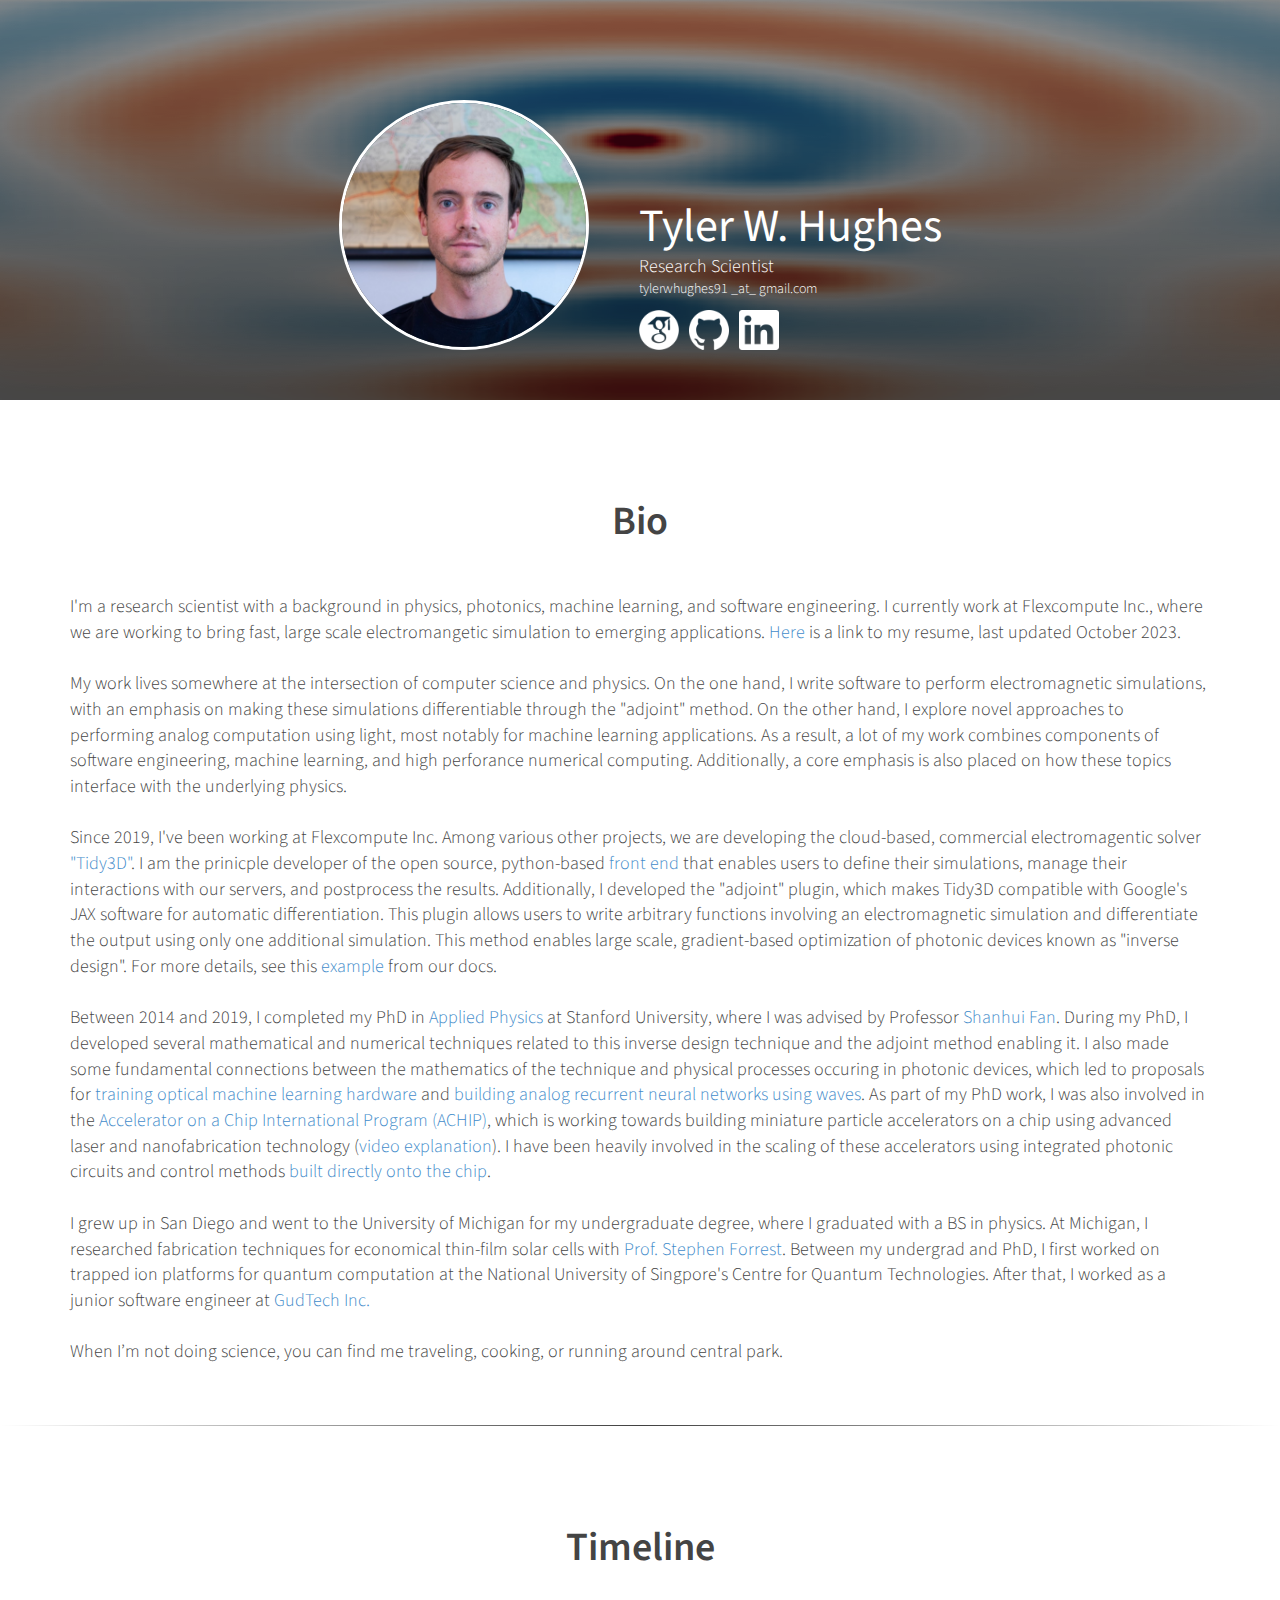
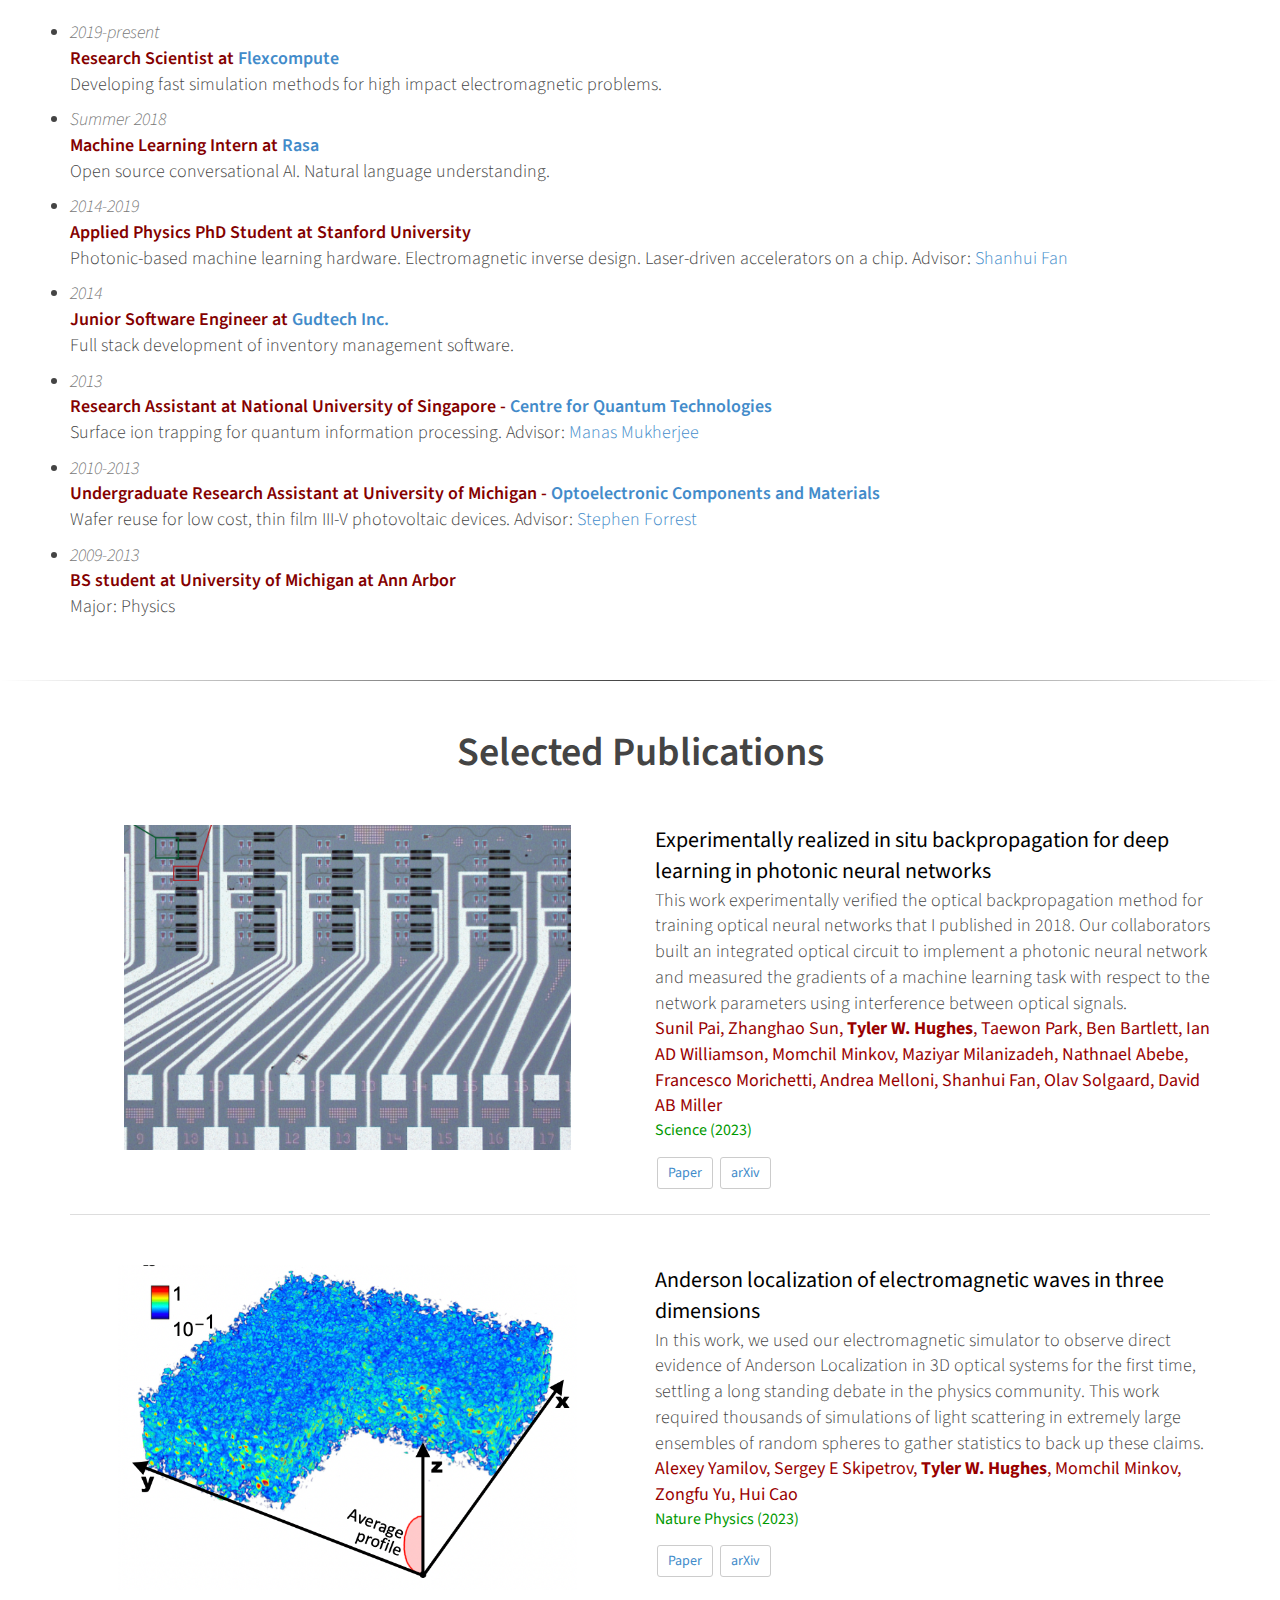
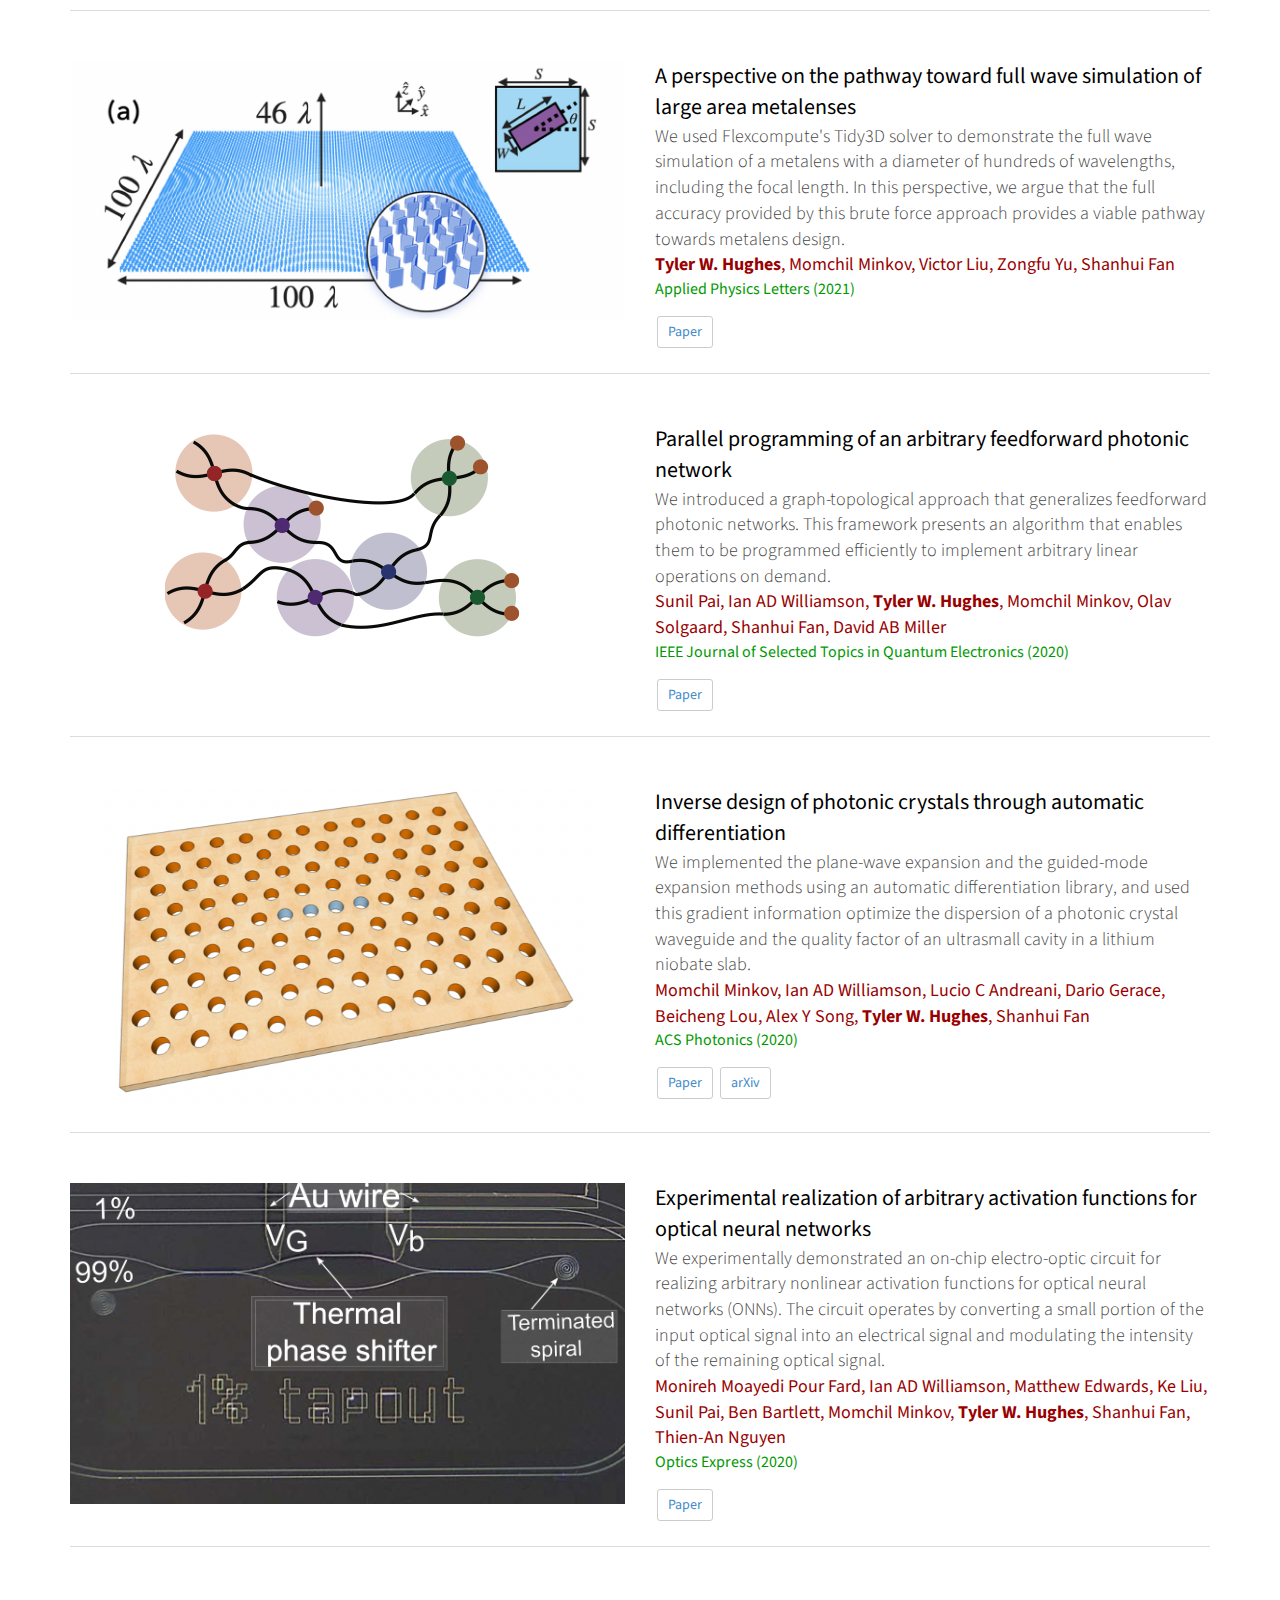
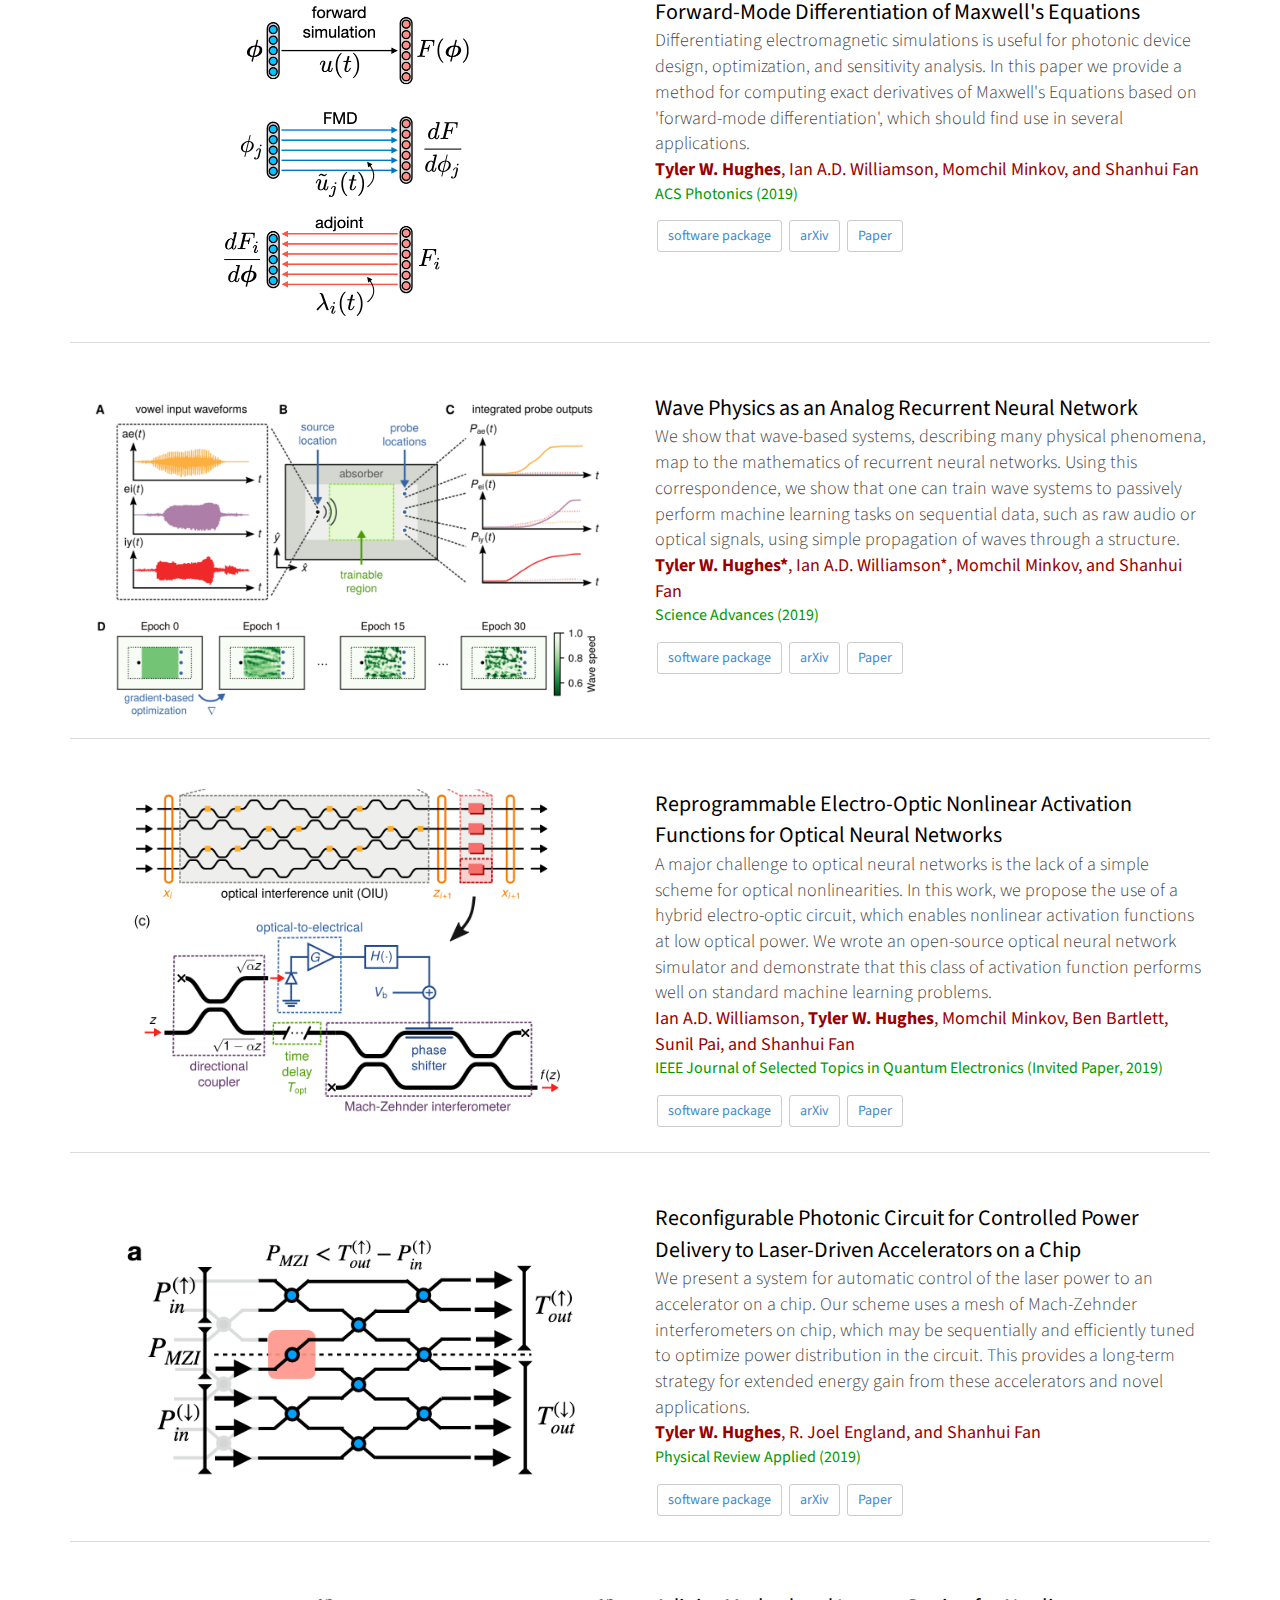
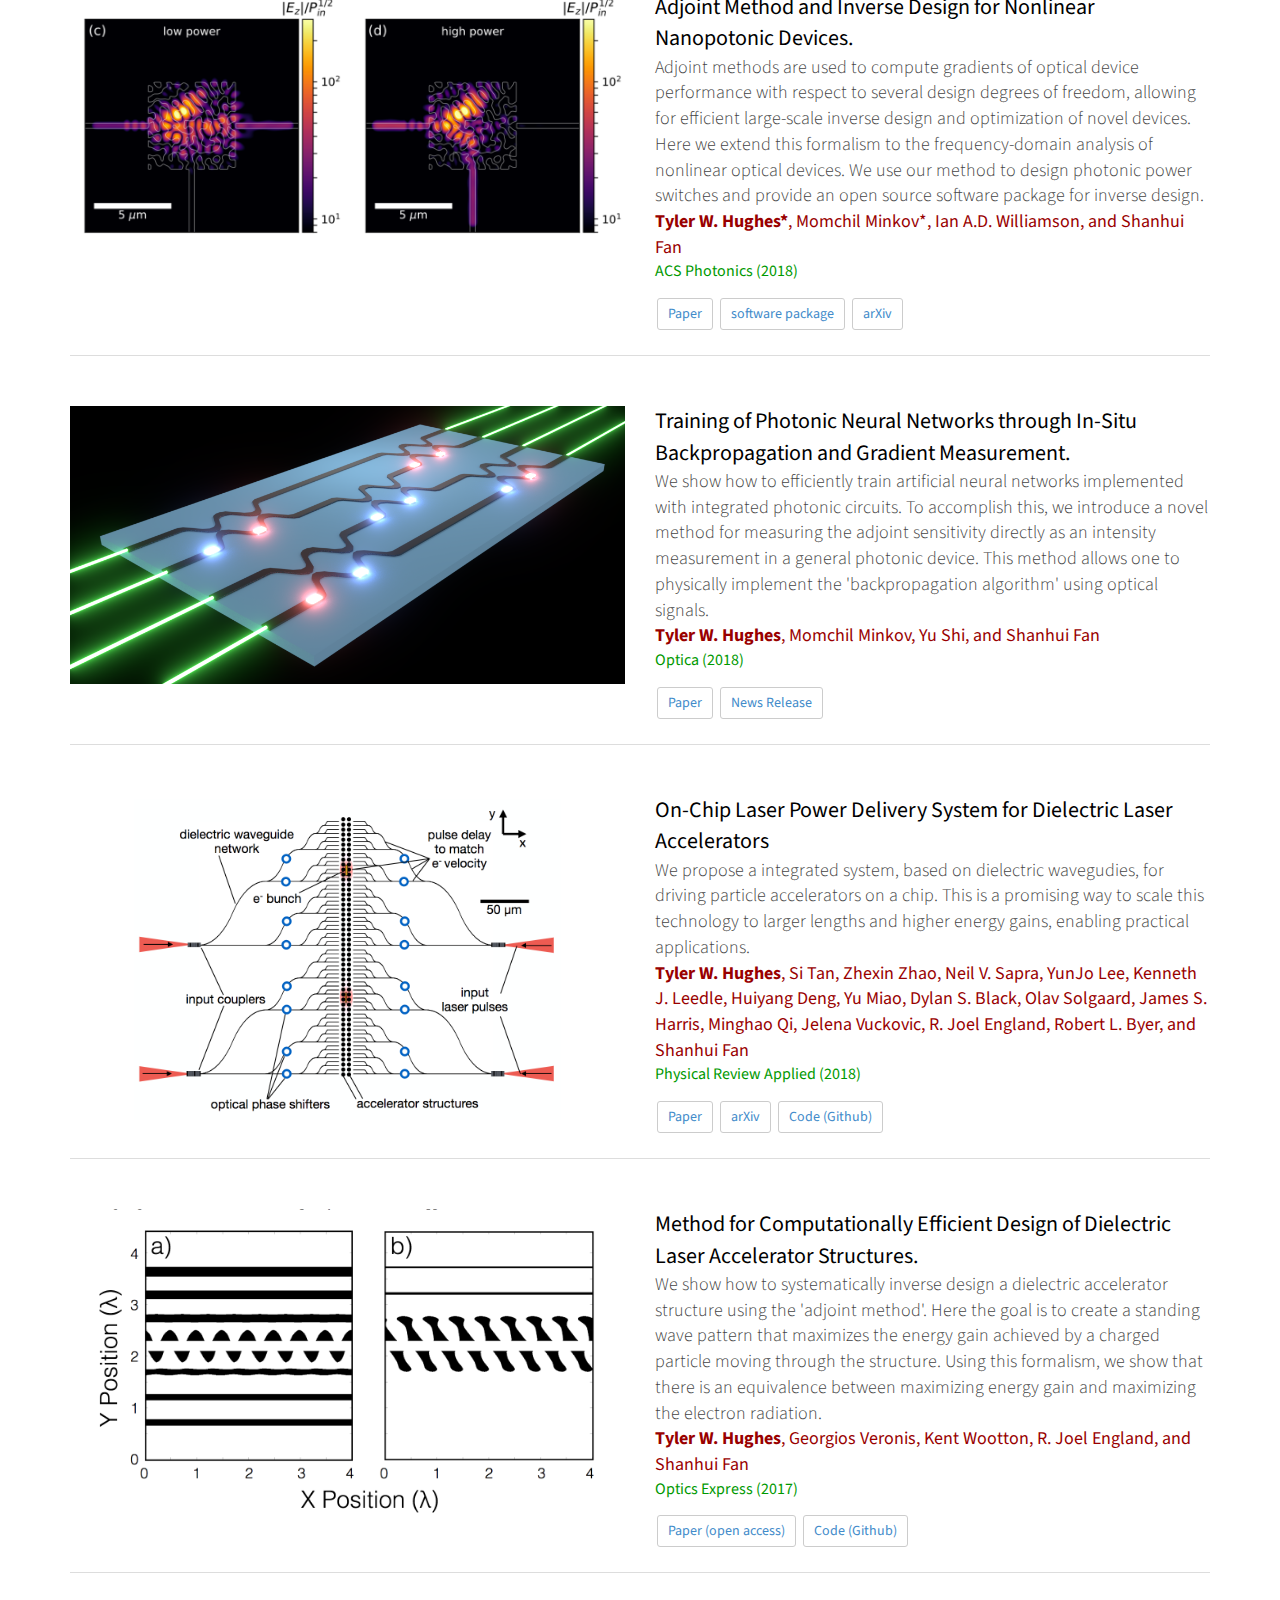
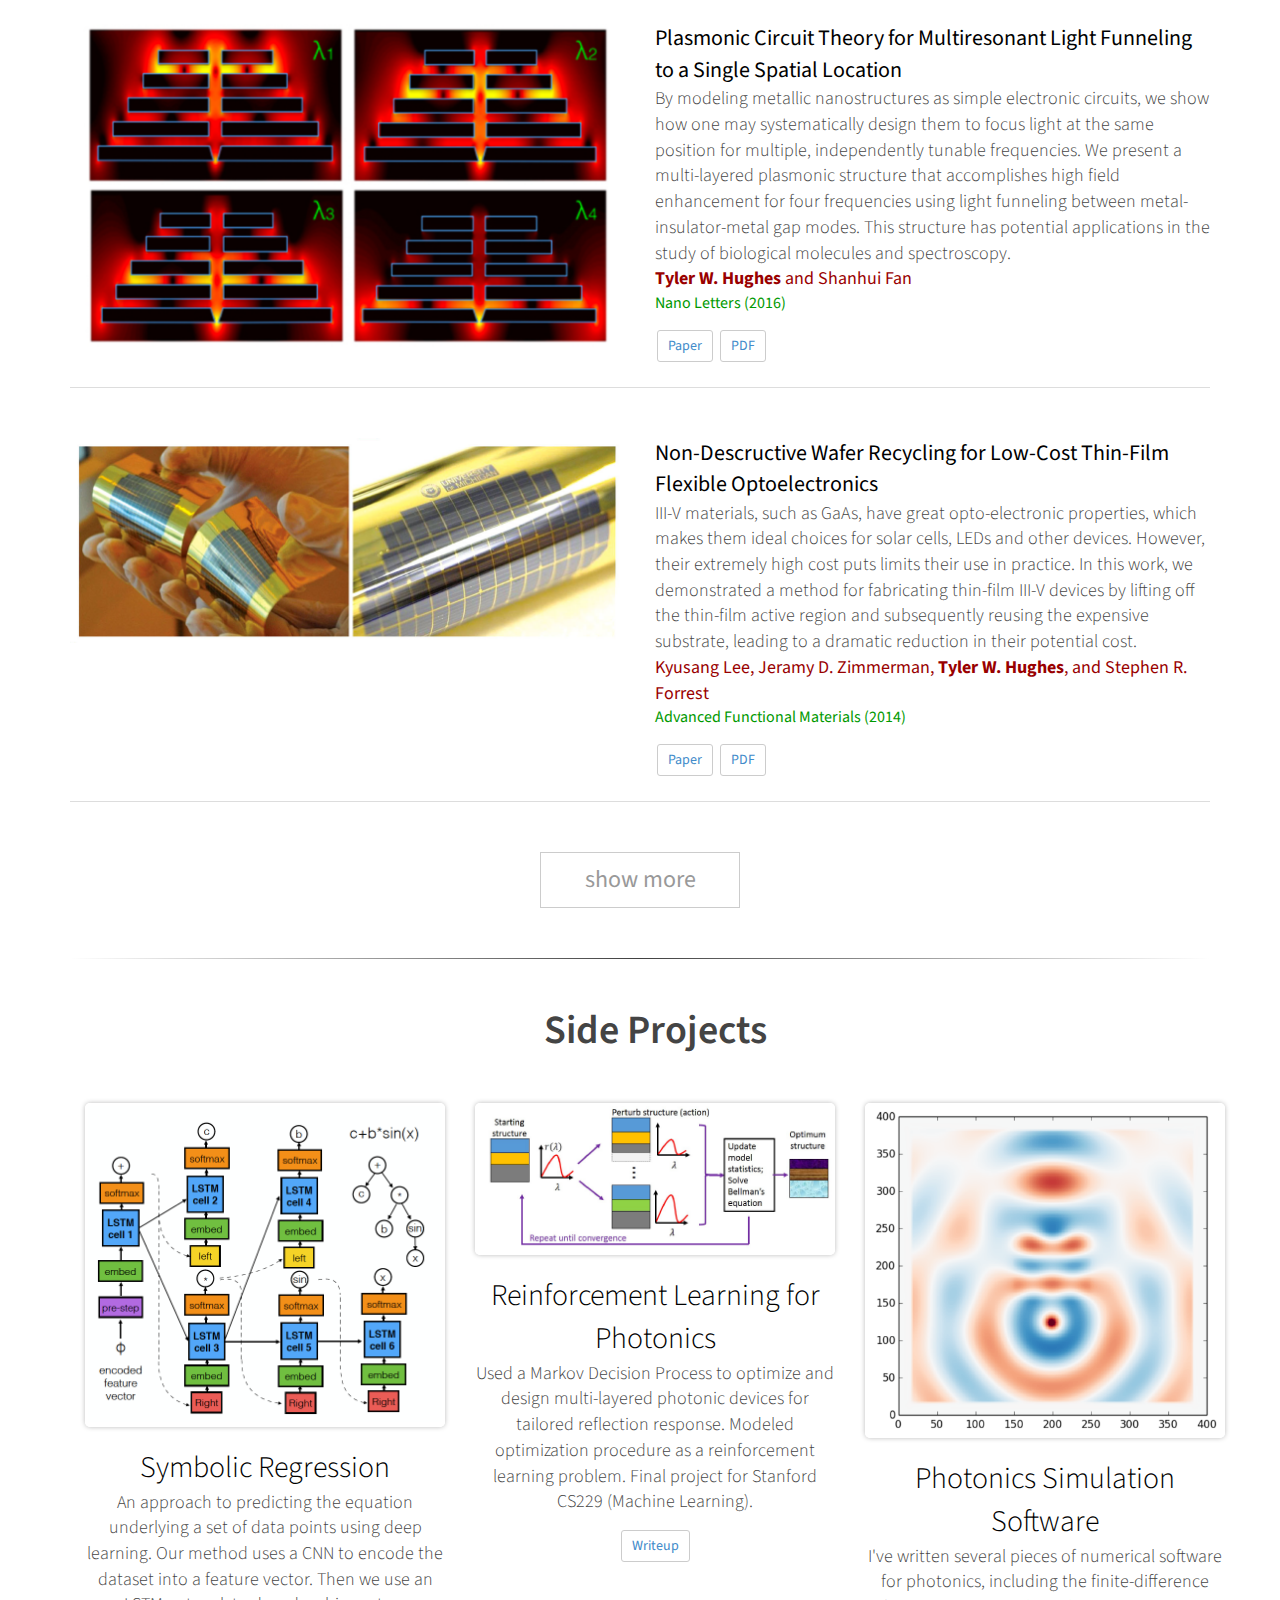
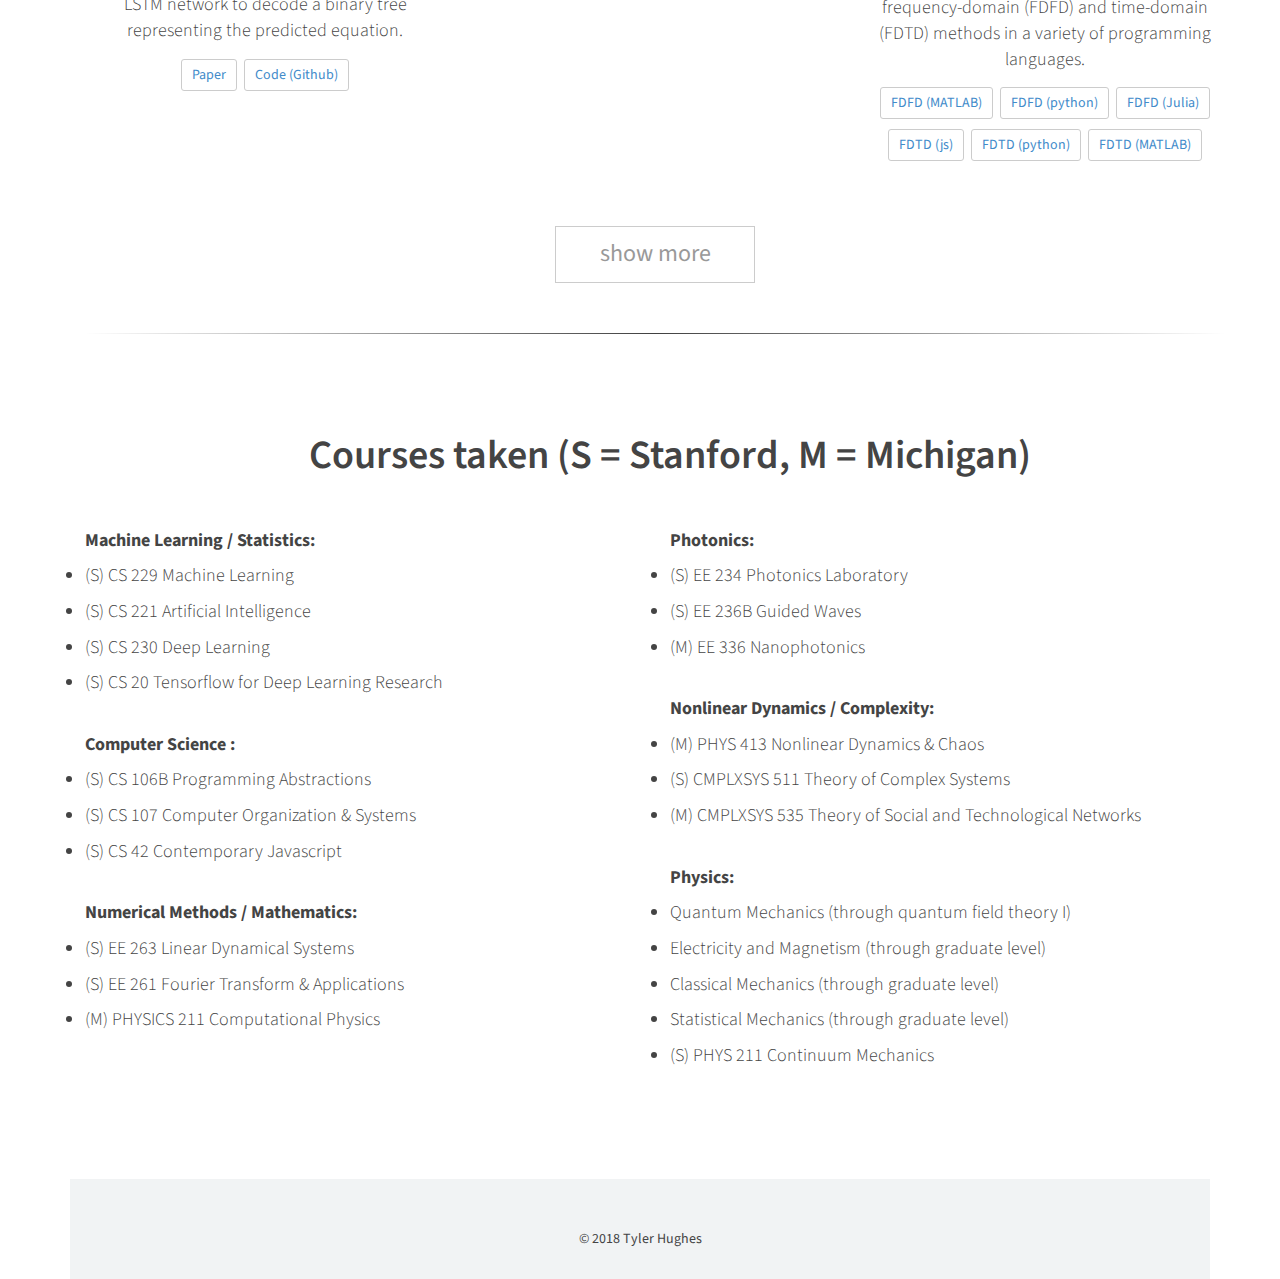
<file: index.html>
<!DOCTYPE html>
<html lang="en">
<head>
  <meta charset="utf-8">
  <meta http-equiv="X-UA-Compatible" content="IE=edge">
  <meta name="viewport" content="width=device-width, initial-scale=1">
  <title>Tyler W. Hughes</title>
  <link href="css/bootstrap.min.css" rel="stylesheet" media="screen">
  <link href="style.css" rel="stylesheet">
  <link href="https://fonts.googleapis.com/css?family=Source+Sans+Pro:400,400i,600,700,700i" rel="stylesheet">
  <link rel="shortcut icon" type="image/x-icon" href="icons/favicon.ico"/>

<!-- Tracking code -->
<script>
  (function(i,s,o,g,r,a,m){i['GoogleAnalyticsObject']=r;i[r]=i[r]||function(){
  (i[r].q=i[r].q||[]).push(arguments)},i[r].l=1*new Date();a=s.createElement(o),
  m=s.getElementsByTagName(o)[0];a.async=1;a.src=g;m.parentNode.insertBefore(a,m)
  })(window,document,'script','https://www.google-analytics.com/analytics.js','ga');

  ga('create', 'UA-103784586-1', 'auto');
  ga('send', 'pageview');

</script>
</head>

<body onload="start()">

<div id="header" class="bg1">
<!--   <div id="headerblob"> -->
    <img src="images/tyler_alt.JPG" class="img-circle imgme" height=250px width=250px>
    <div id="headertext">
      <div id="htname">Tyler W. Hughes</div>
      <div id="htdesc">Research Scientist</div>
      <div id="htem">tylerwhughes91 _at_ gmail.com</div>
      <div id="icons">
        <div class="svgico">
          <a href="https://scholar.google.com/citations?user=-AHhToYAAAAJ&hl=en"><img src="icons/gscholar.png" width="40px"></a>
        </div>
        <div class="svgico">
          <a href="https://github.com/twhughes"><img src="icons/github.png" width="40px"></a>
        </div>
        <div class="svgico">
          <a href="https://www.linkedin.com/in/tylerwhughes/"><img src="icons/LinkedIn.png" width="40px"></a>
        </div>
      </div>
    </div>
  <!-- </div> -->
</div>

<!------------------------------ BIO ------------------------------>


<div class="container" style="font-size:18px; font-weight:300;margin-top:50px;margin-bottom:50px;">

 <h2>Bio</h2>
 <p>
  I'm a research scientist with a background in physics, photonics, machine learning, and software engineering.
  I currently work at Flexcompute Inc., where we are working to bring fast, large scale electromangetic simulation to emerging applications.  
  <a href="pdfs/Resume.pdf">Here</a> is a link to my resume, last updated October 2023.

  <br><br>

   My work lives somewhere at the intersection of computer science and physics. On the one hand, I write software to perform electromagnetic simulations, with an emphasis on making these simulations differentiable through the "adjoint" method. On the other hand, I explore novel approaches to performing analog computation using light, most notably for machine learning applications. As a result, a lot of my work combines components of software engineering, machine learning, and high perforance numerical computing. Additionally, a core emphasis is also placed on how these topics interface with the underlying physics.

  <br><br>
Since 2019, I've been working at Flexcompute Inc. Among various other projects, we are developing the cloud-based, commercial electromagentic solver <a href="https://www.flexcompute.com/tidy3d/solver/">"Tidy3D"</a>. I am the prinicple developer of the open source, python-based <a href="https://github.com/flexcompute/tidy3d">front end</a> that enables users to define their simulations, manage their interactions with our servers, and postprocess the results.

Additionally, I developed the "adjoint" plugin, which makes Tidy3D compatible with Google's JAX software for automatic differentiation. This plugin allows users to write arbitrary functions involving an electromagnetic simulation and differentiate the output using only one additional simulation. This method enables large scale, gradient-based optimization of photonic devices known as "inverse design". For more details, see this <a href="https://docs.flexcompute.com/projects/tidy3d/en/latest/notebooks/AdjointPlugin8WaveguideBend.html">example</a> from our docs.

  <br><br>
 Between 2014 and 2019, I completed my PhD in  <a href="https://web.stanford.edu/dept/app-physics/cgi-bin/"> Applied Physics</a> at Stanford University, where I was advised by Professor <a href="https://web.stanford.edu/group/fan/">Shanhui Fan</a>.
 During my PhD, I developed several mathematical and numerical techniques related to this inverse design technique and the adjoint method enabling it.
 I also made some fundamental connections between the mathematics of the technique and physical processes occuring in photonic devices, which led to proposals for <a href="https://www.osa-opn.org/home/newsroom/2018/july/toward_all-optical_artificial_neural_networks/">training optical machine learning hardware</a> and <a href="https://github.com/fancompute/wavetorch">building analog recurrent neural networks using waves</a>.
 As part of my PhD work, I was also involved in the <a href="https://achip.stanford.edu/"> Accelerator on a Chip International Program (ACHIP)</a>, which is working towards building miniature particle accelerators on a chip using advanced laser and nanofabrication technology (<a href="https://www.youtube.com/watch?v=V89qvy8whxY&feature=youtu.be">video explanation</a>).  
 I have been heavily involved in the scaling of these accelerators using integrated photonic circuits and control methods <a href="https://arxiv.org/pdf/1709.04441.pdf">built directly onto the chip</a>.

  <br><br>
  I grew up in San Diego and went to the University of Michigan for my undergraduate degree, where I graduated with a BS in physics.  At Michigan, I researched fabrication techniques for economical thin-film solar cells with <a href="http://www.umich.edu/~ocm/">Prof. Stephen Forrest</a>.  Between my undergrad and PhD, I first worked on trapped ion platforms for quantum computation at the National University of Singpore's Centre for Quantum Technologies.  After that, I worked as a junior software engineer at <a href="https://www.gudtech.com/">GudTech Inc.</a>

  <br><br>
  When I’m not doing science, you can find me traveling, cooking, or running around central park.
</p>

<!------------------------------ TIMELINE ------------------------------>

  </div>
  <hr class="soft">
  <div class="container" style="font-size:18px; font-weight:300;margin-top:50px;margin-bottom:50px;">

  <h2>Timeline</h2>

  <ul>
        <li>
      <span class="t2when">2019-present</span><br>
  <span class="t2who">Research Scientist at <a href="http://www.flexcompute.com/welcome.html">Flexcompute</a></span><br>
  <span class="t2what">Developing fast simulation methods for high impact electromagnetic problems.</span>
    </li>
    <li>
      <span class="t2when">Summer 2018</span><br>
  <span class="t2who">Machine Learning Intern at <a href="https://rasa.com/">Rasa</a></span><br>
  <span class="t2what">Open source conversational AI.  Natural language understanding.</span>
    </li>
    <li>
      <span class="t2when">2014-2019</span> <br>
      <span class="t2who">Applied Physics PhD Student at Stanford University</span> <br>
      <span class="t2what">Photonic-based machine learning hardware.  Electromagnetic inverse design.  Laser-driven accelerators on a chip. Advisor: <a href="http://web.stanford.edu/group/fan/">Shanhui Fan</a> </span>
    </li>
    <li>
      <span class="t2when">2014</span><br>
      <span class="t2who">Junior Software Engineer at <a href="https://gudtech.com/">Gudtech Inc.</a></span><br>
      <span class="t2what">Full stack development of inventory management software.</a></span>
    </li>
    <li>
      <span class="t2when">2013</span><br>
      <span class="t2who">Research Assistant at National University of Singapore - <a href="https://www.quantumlah.org/">Centre for Quantum Technologies</a></span> <br>
      <span class="t2what">Surface ion trapping for quantum information processing.  Advisor: <a href="http://coldiongroup.wixsite.com/index">Manas Mukherjee</a></span>
    </li>
    <li>
      <span class="t2when">2010-2013</span><br>
      <span class="t2who">Undergraduate Research Assistant at University of Michigan - <a href="http://umich.edu/~ocm/index.html">Optoelectronic Components and Materials</a> </span> <br>
      <span class="t2what">Wafer reuse for low cost, thin film III-V photovoltaic devices. Advisor: <a href="http://umich.edu/~ocm/People%20pages/stevefor.html">Stephen Forrest</a></span>
    </li>
    <li>
      <span class="t2when">2009-2013</span><br>
      <span class="t2who">BS student at University of Michigan at Ann Arbor</span><br>
      <span class="t2what">Major: Physics</span>
    </li>
  </ul>


  <!-- <span class="t2when">Summer 2018:</span>
  <span class="t2who">Machine Learning Engineer Intern at <a href="https://rasa.com/">Rasa</a></span><br>
  <span class="t2what">- Natural language understanding (tbd).</span>

  <br>
  <span class="t2when">2014-present:</span> <br>
      <span class="t2who">Applied Physics PhD Student at Stanford University</span> <br>
      <span class="t2what">- Laser-driven accelerators on a chip. Photonic-based machine learning hardware. Advisor: <a href="http://web.stanford.edu/group/fan/">Shanhui Fan</a> </span>

  <br>
  <span class="t2when">2014:</span>
  <span class="t2who">Junior Software Engineer at <a href="https://gudtech.com/">Gudtech Inc.</a></span><br>
  <span class="t2what">- Full stack development of inventory management software.</a></span>

  <br>
  <span class="t2when">2013:</span>
  <span class="t2who">Research Assistant at National University of Singapore - <a href="https://www.quantumlah.org/">Centre for Quantum Technologies</a></span> <br>
  <span class="t2what">- Surface ion trapping for quantum information processing.  Advisor: <a href="http://coldiongroup.wixsite.com/index">Manas Mukherjee</a></span>

  <br>
  <span class="t2when">2010-2013:</span>
  <span class="t2who">Undegraduate Research Assistant at University of Michigan - <a href="http://umich.edu/~ocm/index.html">Optoelectronic Components and Materials</a> </span> <br>
  <span class="t2what">- Wafer reuse for low cost, thin film III-V photovoltaic devices. Advisor: <a href="http://umich.edu/~ocm/People%20pages/stevefor.html">Stephen Forrest</a></span>

  <br>
  <span class="t2when">2009-2013:</span>
  <span class="t2who">BS student at University of Michigan at Ann Arbor</span><br>
  <span class="t2what">- Major: Physics</span> -->

</div>

<hr class="soft">

<!------------------------------ PUBLICATIONS ------------------------------>

<div class="container" id="pubes">
  <h2>Selected Publications</h2>
  <div id="pubs">

<!--     <div class="pubwrap">
      <div class="pubd" style="display:inline-block">[coming soon] Reconfigurable Photonic Circuit for Control of Dielectric Laser Accelerators.</div>
      <div class="puba" style="display:inline-block"><b>Tyler W. Hughes</b>, Momchil Minkov, and Shanhui Fan.</div>
      <div class="pubv" style="display:inline-block">Manuscript In Preparation</div>
			<br><br>
    </div> -->

    <div class="pubwrap">
      <div class="row">
        <div class="col-md-6">
          <div class="pubimg">
            <img src="images/ExperimentalBackprop.png">
          </div>
        </div>
        <div class="col-md-6">
          <div class="pub">
            <div class="pubt">Experimentally realized in situ backpropagation for deep learning in photonic neural networks</div>
            <div class="pubd">This work experimentally verified the optical backpropagation method for training optical neural networks that I published in 2018. Our collaborators built an integrated optical circuit to implement a photonic neural network and measured the gradients of a machine learning task with respect to the network parameters using interference between optical signals.</div>
            <div class="puba">Sunil Pai, Zhanghao Sun, <b>Tyler W. Hughes</b>, Taewon Park, Ben Bartlett, Ian AD Williamson, Momchil Minkov, Maziyar Milanizadeh, Nathnael Abebe, Francesco Morichetti, Andrea Melloni, Shanhui Fan, Olav Solgaard, David AB Miller</div>
            <div class="pubv">Science (2023)</div>
            <div class="publ">
              <ul>
                <li><a href="https://www.science.org/doi/abs/10.1126/science.ade8450"target=blank>Paper</a></li>
                <li><a href="https://arxiv.org/pdf/2205.08501.pdf"target=blank>arXiv</a></li>
            </div>
          </div>
        </div>
      </div>
    </div>

    <div class="pubwrap">
      <div class="row">
        <div class="col-md-6">
          <div class="pubimg">
            <img src="images/Anderson.png">
          </div>
        </div>
        <div class="col-md-6">
          <div class="pub">
            <div class="pubt">Anderson localization of electromagnetic waves in three dimensions</div>
            <div class="pubd">In this work, we used our electromagnetic simulator to observe direct evidence of Anderson Localization in 3D optical systems for the first time, settling a long standing debate in the physics community. This work required thousands of simulations of light scattering in extremely large ensembles of random spheres to gather statistics to back up these claims.</div>
            <div class="puba">Alexey Yamilov, Sergey E Skipetrov, <b>Tyler W. Hughes</b>, Momchil Minkov, Zongfu Yu, Hui Cao</div>
            <div class="pubv">Nature Physics (2023)</div>
            <div class="publ">
              <ul>
                <li><a href="https://www.nature.com/articles/s41567-023-02091-7"target=blank>Paper</a></li>
                <li><a href="https://arxiv.org/pdf/2203.02842.pdf"target=blank>arXiv</a></li>
            </div>
          </div>
        </div>
      </div>
    </div>



    <div class="pubwrap">
      <div class="row">
        <div class="col-md-6">
          <div class="pubimg">
            <img src="images/Metalens.png">
          </div>
        </div>
        <div class="col-md-6">
          <div class="pub">
            <div class="pubt">A perspective on the pathway toward full wave simulation of large area metalenses</div>
            <div class="pubd">We used Flexcompute's Tidy3D solver to demonstrate the full wave simulation of a metalens with a diameter of hundreds of wavelengths, including the focal length. In this perspective, we argue that the full accuracy provided by this brute force approach provides a viable pathway towards metalens design.</div>
            <div class="puba"><b>Tyler W. Hughes</b>, Momchil Minkov, Victor Liu, Zongfu Yu, Shanhui Fan</div>
            <div class="pubv">Applied Physics Letters (2021)</div>
            <div class="publ">
              <ul>
                <li><a href="https://pubs.aip.org/aip/apl/article/119/15/150502/40471"target=blank>Paper</a></li>
            </div>
          </div>
        </div>
      </div>
    </div>




    <div class="pubwrap">
      <div class="row">
        <div class="col-md-6">
          <div class="pubimg">
            <img src="images/ParallelProgramming.png">
          </div>
        </div>
        <div class="col-md-6">
          <div class="pub">
            <div class="pubt">Parallel programming of an arbitrary feedforward photonic network</div>
            <div class="pubd">We introduced a graph-topological approach that generalizes feedforward photonic networks. This framework presents an algorithm that enables them to be programmed efficiently to implement arbitrary linear operations on demand.</div>
            <div class="puba">Sunil Pai, Ian AD Williamson, <b>Tyler W. Hughes</b>, Momchil Minkov, Olav Solgaard, Shanhui Fan, David AB Miller</div>
            <div class="pubv">IEEE Journal of Selected Topics in Quantum Electronics (2020)</div>
            <div class="publ">
              <ul>
                <li><a href="https://ieeexplore.ieee.org/ielaam/2944/8918503/9103211-aam.pdf"target=blank>Paper</a></li>
            </div>
          </div>
        </div>
      </div>
    </div>


    <div class="pubwrap">
      <div class="row">
        <div class="col-md-6">
          <div class="pubimg">
            <img src="images/Legume.png">
          </div>
        </div>
        <div class="col-md-6">
          <div class="pub">
            <div class="pubt">Inverse design of photonic crystals through automatic differentiation</div>
            <div class="pubd">We implemented the plane-wave expansion and the guided-mode expansion methods using an automatic differentiation library, and used this gradient information optimize the dispersion of a photonic crystal waveguide and the quality factor of an ultrasmall cavity in a lithium niobate slab.</div>
            <div class="puba">Momchil Minkov, Ian AD Williamson, Lucio C Andreani, Dario Gerace, Beicheng Lou, Alex Y Song, <b>Tyler W. Hughes</b>, Shanhui Fan</div>            
            <div class="pubv">ACS Photonics (2020)</div>
            <div class="publ">
              <ul>
                <li><a href="https://pubs.acs.org/doi/abs/10.1021/acsphotonics.0c00327"target=blank>Paper</a></li>
                <li><a href="https://arxiv.org/pdf/2003.00379"target=blank>arXiv</a></li>                
            </div>
          </div>
        </div>
      </div>
    </div>

    <div class="pubwrap">
      <div class="row">
        <div class="col-md-6">
          <div class="pubimg">
            <img src="images/ExperimentalActivation.png">
          </div>
        </div>
        <div class="col-md-6">
          <div class="pub">
            <div class="pubt">Experimental realization of arbitrary activation functions for optical neural networks</div>
            <div class="pubd">We experimentally demonstrated an on-chip electro-optic circuit for realizing arbitrary nonlinear activation functions for optical neural networks (ONNs). The circuit operates by converting a small portion of the input optical signal into an electrical signal and modulating the intensity of the remaining optical signal. </div>
            <div class="puba">Monireh Moayedi Pour Fard, Ian AD Williamson, Matthew Edwards, Ke Liu, Sunil Pai, Ben Bartlett, Momchil Minkov, <b>Tyler W. Hughes</b>, Shanhui Fan, Thien-An Nguyen</div>
            <div class="pubv">Optics Express (2020)</div>
            <div class="publ">
              <ul>
                <li><a href="https://opg.optica.org/oe/fulltext.cfm?uri=oe-28-8-12138"target=blank>Paper</a></li>
            </div>
          </div>
        </div>
      </div>
    </div>









    <div class="pubwrap">
      <div class="row">
        <div class="col-md-6">
          <div class="pubimg">
            <img src="images/FMD.png">
          </div>
        </div>
        <div class="col-md-6">
          <div class="pub">
            <div class="pubt">Forward-Mode Differentiation of Maxwell's Equations</div>
            <div class="pubd">Differentiating electromagnetic simulations is useful for photonic device design, optimization, and sensitivity analysis.  In this paper we provide a method for computing exact derivatives of Maxwell's Equations based on 'forward-mode differentiation', which should find use in several applications. </div>
            <div class="puba"><b>Tyler W. Hughes</b>, Ian A.D. Williamson, Momchil Minkov, and Shanhui Fan</div>
            <div class="pubv">ACS Photonics (2019)</div>
            <div class="publ">
              <ul>
                <li><a href="https://github.com/fancompute/ceviche"target=blank>software package</a></li>
                <li><a href="https://arxiv.org/pdf/1908.10507.pdf"target=blank>arXiv</a></li>
                <li><a href="https://pubs.acs.org/doi/abs/10.1021/acsphotonics.9b01238"target=blank>Paper</a></li>
            </div>
          </div>
        </div>
      </div>
    </div>


    <div class="pubwrap">
      <div class="row">
        <div class="col-md-6">
          <div class="pubimg">
            <img src="images/RNN.png">
          </div>
        </div>
        <div class="col-md-6">
          <div class="pub">
            <div class="pubt">Wave Physics as an Analog Recurrent Neural Network</div>
            <div class="pubd">We show that wave-based systems, describing many physical phenomena, map to the mathematics of recurrent neural networks.  Using this correspondence, we show that one can train wave systems to passively perform machine learning tasks on sequential data, such as raw audio or optical signals, using simple propagation of waves through a structure. </div>
            <div class="puba"><b>Tyler W. Hughes*</b>, Ian A.D. Williamson*, Momchil Minkov, and Shanhui Fan</div>
            <div class="pubv">Science Advances (2019)</div>
            <div class="publ">
              <ul>
                <li><a href="https://github.com/fancompute/wavetorch"target=blank>software package</a></li>
                <li><a href="https://arxiv.org/pdf/1904.12831.pdf"target=blank>arXiv</a></li>
                <li><a href="https://advances.sciencemag.org/content/5/12/eaay6946"target=blank>Paper</a></li>
            </div>
          </div>
        </div>
      </div>
    </div>


    <div class="pubwrap">
      <div class="row">
        <div class="col-md-6">
          <div class="pubimg">
            <img src="images/EO.png">
          </div>
        </div>
        <div class="col-md-6">
          <div class="pub">
            <div class="pubt">Reprogrammable Electro-Optic Nonlinear Activation Functions for Optical Neural Networks</div>
            <div class="pubd">A major challenge to optical neural networks is the lack of a simple scheme for optical nonlinearities.  In this work, we propose the use of a hybrid electro-optic circuit, which enables nonlinear activation functions at low optical power.  We wrote an open-source optical neural network simulator and demonstrate that this class of activation function performs well on standard machine learning problems. </div>
            <div class="puba">Ian A.D. Williamson, <b>Tyler W. Hughes</b>, Momchil Minkov, Ben Bartlett, Sunil Pai, and Shanhui Fan</div>
            <div class="pubv">IEEE Journal of Selected Topics in Quantum Electronics (Invited Paper, 2019)</div>
            <div class="publ">
              <ul>
                <li><a href="https://github.com/fancompute/neuroptica"target=blank>software package</a></li>
                <li><a href="https://arxiv.org/pdf/1903.04579.pdf"target=blank>arXiv</a></li>
                <li><a href="https://ieeexplore.ieee.org/document/8769881"target=blank>Paper</a></li>
            </div>
          </div>
        </div>
      </div>
    </div>

    <div class="pubwrap">
      <div class="row">
        <div class="col-md-6">
          <div class="pubimg">
            <img src="images/MZI.png">
          </div>
        </div>
        <div class="col-md-6">
          <div class="pub">
            <div class="pubt">Reconfigurable Photonic Circuit for Controlled Power Delivery to Laser-Driven Accelerators on a Chip</div>
            <div class="pubd">We present a system for automatic control of the laser power to an accelerator on a chip.  Our scheme uses a mesh of Mach-Zehnder interferometers on chip, which may be sequentially and efficiently tuned to optimize power distribution in the circuit.  This provides a long-term strategy for extended energy gain from these accelerators and novel applications. </div>
            <div class="puba"><b>Tyler W. Hughes</b>, R. Joel England, and Shanhui Fan</div>
            <div class="pubv">Physical Review Applied (2019)</div>
            <div class="publ">
              <ul>
                <li><a href="https://github.com/twhughes/Accelerator-Control"target=blank>software package</a></li>
                <li><a href="https://arxiv.org/pdf/1902.09731.pdf"target=blank>arXiv</a></li>
                <li><a href="https://journals.aps.org/prapplied/abstract/10.1103/PhysRevApplied.11.064014">Paper</a></li>
            </div>
          </div>
        </div>
      </div>
    </div>

    <div class="pubwrap">
      <div class="row">
        <div class="col-md-6">
          <div class="pubimg">
            <img src="images/switch.png">
          </div>
        </div>
        <div class="col-md-6">
          <div class="pub">
            <div class="pubt">Adjoint Method and Inverse Design for Nonlinear Nanopotonic Devices.</div>
            <div class="pubd">Adjoint methods are used to compute gradients of optical device performance with respect to several design degrees of freedom, allowing for efficient large-scale inverse design and optimization of novel devices.  Here we extend this formalism to the frequency-domain analysis of nonlinear optical devices.  We use our method to design photonic power switches and provide an open source software package for inverse design. </div>
            <div class="puba"><b>Tyler W. Hughes*</b>, Momchil Minkov*, Ian A.D. Williamson, and Shanhui Fan</div>
            <div class="pubv">ACS Photonics (2018)</div>
            <div class="publ">
              <ul>
                <li><a href="https://pubs.acs.org/doi/10.1021/acsphotonics.8b01522"target=blank>Paper</a></li>
                <li><a href="https://github.com/fancompute/angler"target=blank>software package</a></li>
                <li><a href="https://arxiv.org/list/physics.optics/recent"target=blank>arXiv</a></li>
            </div>
          </div>
        </div>
      </div>
    </div>

    <div class="pubwrap">
      <div class="row">
        <div class="col-md-6">
          <div class="pubimg">
            <img src="images/ANN4.png">
          </div>
        </div>
        <div class="col-md-6">
          <div class="pub">
            <div class="pubt">Training of Photonic Neural Networks through In-Situ Backpropagation and Gradient Measurement.</div>
            <div class="pubd">We show how to efficiently train artificial neural networks implemented with integrated photonic circuits.  To accomplish this, we introduce a novel method for measuring the adjoint sensitivity directly as an intensity measurement in a general photonic device.  This method allows one to physically implement the 'backpropagation algorithm' using optical signals.</div>
            <div class="puba"><b>Tyler W. Hughes</b>, Momchil Minkov, Yu Shi, and Shanhui Fan</div>
            <div class="pubv">Optica (2018)</div>
            <div class="publ">
              <ul>
                <li><a href="https://www.osapublishing.org/optica/abstract.cfm?uri=optica-5-7-864"target=blank>Paper</a></li>
                <li><a href="https://www.osa.org/en-us/about_osa/newsroom/news_releases/2018/researchers_move_closer_to_completely_optical_arti/"target=blank>News Release</a></li>
              </ul>
            </div>
          </div>
        </div>
      </div>
    </div>

    <div class="pubwrap">
      <div class="row">
        <div class="col-md-6">
          <div class="pubimg">
            <img src="images/OnChip.png">
          </div>
        </div>
        <div class="col-md-6">
          <div class="pub">
            <div class="pubt">On-Chip Laser Power Delivery System for Dielectric Laser Accelerators</div>
            <div class="pubd">We propose a integrated system, based on dielectric wavegudies, for driving particle accelerators on a chip.  This is a promising way to scale this technology to larger lengths and higher energy gains, enabling practical applications.</div>
            <div class="puba"><b>Tyler W. Hughes</b>, Si Tan, Zhexin Zhao, Neil V. Sapra, YunJo Lee, Kenneth J. Leedle, Huiyang Deng, Yu Miao, Dylan S. Black, Olav Solgaard, James S. Harris, Minghao Qi, Jelena Vuckovic, R. Joel England, Robert L. Byer, and Shanhui Fan</div>
            <div class="pubv">Physical Review Applied (2018)</div>
            <div class="publ">
              <ul>
                <li><a href="https://journals.aps.org/prapplied/abstract/10.1103/PhysRevApplied.9.054017" target=blank>Paper</a></li>
                <li><a href="https://arxiv.org/pdf/1709.04441.pdf"target=blank>arXiv</a></li>
                <li><a href="https://github.com/twhughes/DLA-Laser-Coupling-Simulation-Software"target=blank>Code (Github)</a></li>
              </ul>
            </div>
          </div>
        </div>
      </div>
    </div>

    <div class="pubwrap">
      <div class="row">
        <div class="col-md-6">
          <div class="pubimg">
            <img src="images/DLAAdjoint.png">
          </div>
        </div>
        <div class="col-md-6">
          <div class="pub">
            <div class="pubt">Method for Computationally Efficient Design of Dielectric Laser Accelerator Structures.</div>
            <div class="pubd">We show how to systematically inverse design a dielectric accelerator structure using the 'adjoint method'.  Here the goal is to create a standing wave pattern that maximizes the energy gain achieved by a charged particle moving through the structure.  Using this formalism, we show that there is an equivalence between maximizing energy gain and maximizing the electron radiation.</div>
            <div class="puba"><b>Tyler W. Hughes</b>, Georgios Veronis, Kent Wootton, R. Joel England, and Shanhui Fan</div>
            <div class="pubv">Optics Express (2017)</div>
            <div class="publ">
              <ul>
                <li><a href="https://www.osapublishing.org/oe/abstract.cfm?uri=oe-25-13-15414"target=blank>Paper (open access)</a></li>
                <li><a href="https://github.com/twhughes/DLA-Structure-Optimization" target=blank>Code (Github)</a></li>
              </ul>
            </div>
          </div>
        </div>
      </div>
    </div>


    <div class="pubwrap">
      <div class="row">
        <div class="col-md-6">
          <div class="pubimg">
            <img src="images/plasmonic.png">
          </div>
        </div>
        <div class="col-md-6">
          <div class="pub">
            <div class="pubt">Plasmonic Circuit Theory for Multiresonant Light Funneling to a Single Spatial Location</div>
            <div class="pubd">By modeling metallic nanostructures as simple electronic circuits, we show how one may systematically design them to focus light at the same position for multiple, independently tunable frequencies.  We present a multi-layered plasmonic structure that accomplishes high field enhancement for four frequencies using light funneling between metal-insulator-metal gap modes.  This structure has potential applications in the study of biological molecules and spectroscopy.</div>
            <div class="puba"><b>Tyler W. Hughes</b> and Shanhui Fan</div>
            <div class="pubv">Nano Letters (2016)</div>
            <div class="publ">
              <ul>
                <li><a href="https://pubs.acs.org/doi/abs/10.1021/acs.nanolett.6b02474" target=blank>Paper</a></li>
                <li><a href="https://web.stanford.edu/group/fan/publication/Hughes_NanoLetters_16_5764_2016.pdf" target=blank>PDF</a></li>
              </ul>
            </div>
          </div>
        </div>
      </div>
    </div>


    <div class="pubwrap">
      <div class="row">
        <div class="col-md-6">
          <div class="pubimg">
            <img src="images/SolarCell.png">
          </div>
        </div>
        <div class="col-md-6">
          <div class="pub">
            <div class="pubt">Non-Descructive Wafer Recycling for Low-Cost Thin-Film Flexible Optoelectronics</div>
            <div class="pubd">III-V materials, such as GaAs, have great opto-electronic properties, which makes them ideal choices for solar cells, LEDs and other devices.  However, their extremely high cost puts limits their use in practice.  In this work, we demonstrated a method for fabricating thin-film III-V devices by lifting off the thin-film active region and subsequently reusing the expensive substrate, leading to a dramatic reduction in their potential cost.</div>
            <div class="puba">Kyusang Lee, Jeramy D. Zimmerman, <b>Tyler W. Hughes</b>, and Stephen R. Forrest </div>
            <div class="pubv">Advanced Functional Materials (2014)</div>
            <div class="publ">
              <ul>
                <li><a href="https://onlinelibrary.wiley.com/doi/pdf/10.1002/adfm.201400453" target=blank>Paper</a></li>                <li><a href="https://deepblue.lib.umich.edu/bitstream/handle/2027.42/108039/adfm201400453.pdf?sequence=1&isAllowed=y" target=blank>PDF</a></li>
              </ul>
            </div>
          </div>
        </div>
      </div>
    </div>


    <div class="showmore" id="showmorepubs">
    show more
    </div>

    <div id="morepubs">
    <div class="pubwrap">
      <div class="row">
        <div class="col-md-6">
          <div class="pubimg">
            <img src="images/ActiveAdjoint.png">
          </div>
        </div>
        <div class="col-md-6">
          <div class="pub">
            <div class="pubt">Adjoint-Based Optimization of Active Nanophotonic Devices</div>
            <div class="pubd">We show how the adjoint method may be used to inverse design periodically modulated optical devices.  Our approach is based upon the multi-frequency finite-difference frequency-domain method (<a href="https://www.osapublishing.org/optica/abstract.cfm?uri=optica-3-11-1256" target=blank>link</a>).  As a demonstration, we numerically design and optimize a compact optical isolator.</div>
            <div class="puba">Jiahui Wang, Yu Shi, <b>Tyler W. Hughes</b>, Zhexin Zhao, and Shanhui Fan</div>
            <div class="pubv">Optics Express (2018)</div>
            <div class="publ">
              <ul>
                <li><a href="https://www.osapublishing.org/oe/abstract.cfm?uri=oe-26-3-3236" target=blank>Paper (open access)</a></li>
              </ul>
            </div>
          </div>
        </div>
      </div>
    </div>

    <div class="pubwrap">
      <div class="row">
        <div class="col-md-6">
          <div class="pubimg">
            <img src="images/Wootton.png" height=280px>
          </div>
        </div>
        <div class="col-md-6">
          <div class="pub">
            <div class="pubt">Towards a Fully Integrated Accelerator on a Chip: Dielectric Laser Acceleration (DLA) From the Source to Relativistic Electrons</div>
            <div class="pubd">We discuss steps towards building a fully functional laser-driven particle accelerator on a chip, including a systematic overview of all necessary components and recent advances.</div>
            <div class="puba">Kent Wootton, ... , <b>Tyler W. Hughes</b>, et al.</div>
            <div class="pubv">International Particle Accelerator Conference (2017)</div>
            <div class="publ">
              <ul>
                <li><a href="https://portal.slac.stanford.edu/sites/ard_public/aard/dla/DLAE163%20Publications/IPAC17_wootton.pdf" target=blank>PDF</a></li>
              </ul>
            </div>
          </div>
        </div>
      </div>
    </div>

    <div class="pubwrap">
      <div class="row">
        <div class="col-md-6">
          <div class="pubimg">
            <img src="images/FlappingWing.png">
          </div>
        </div>
        <div class="col-md-6">
          <div class="pub">
            <div class="pubt">Flexible Antenna Integrated With an Epitaxial Lift-Off
Solar Cell Array for Flapping-Wing Robots</div>
            <div class="pubd">To demonstrate the applications of lightweight, thin film optoelectronic devices, we integrate a flying robot with thin-film, III-V photovoltaics, which are used for both power and wireless communication.</div>
            <div class="puba">Jungsuek Oh, Kyusang Lee, <b>Tyler W. Hughes</b>, Stephen Forrest, and Kamal Sarabandi</div>
            <div class="pubv">IEEE Transactions on Antennas and Propagation (2014)</div>
            <div class="publ">
              <ul>
                <li><a href="https://ieeexplore.ieee.org/abstract/document/6813605/?reload=true" target=blank>Paper</a></li>
              </ul>
            </div>
          </div>
        </div>
      </div>
    </div>

  </div>
</div>

<hr class="soft">

<!------------------------------ PROJECTS ------------------------------>

<div class="container">
  <h2>Side Projects</h2>

  <div class="row">

    <div class="col-md-4">
      <div class="pp">
        <a href="https://github.com/twhughes/Symbolic-Regression" target=blank>
          <img src="images/LSTM_tree.png" class="imgb">
        </a>
        <div class="ppt">Symbolic Regression</div>
        <div class="ppd">
        An approach to predicting the equation underlying a set of data points using deep learning.  Our method uses a CNN to encode the dataset into a feature vector.  Then we use an LSTM network to decode a binary tree representing the predicted equation.
        </div>
		<div class="publ">
              <ul>
                <li><a href="pdfs/cs221_final.pdf" target=blank>Paper</a></li>
				<li><a href="https://github.com/twhughes/Symbolic-Regression" target=blank>Code (Github)</a></li>
              </ul>
            </div>
      </div>
    </div>


       <div class="col-md-4">
      <div class="pp">
        <a href="https://pdfs.semanticscholar.org/c056/82e5aa5a20c6ecb463119bd73a55ccfc8197.pdf" target=blank>
        <img src="images/reinforcement_learning.png" class="imgb">
        </a>
        <div class="ppt">Reinforcement Learning for Photonics</div>
        <div class="ppd">
        Used a Markov Decision Process to optimize and design multi-layered photonic devices for tailored reflection response.  Modeled optimization procedure as a reinforcement learning problem. Final project for Stanford CS229 (Machine Learning).
        </div>
		<div class="publ">
      <ul>
		<li><a href="https://pdfs.semanticscholar.org/c056/82e5aa5a20c6ecb463119bd73a55ccfc8197.pdf" target=blank>Writeup</a></li>
      </ul>
      </div>
      </div>
    </div>


      <div class="col-md-4">
        <div class="pp">
          <a href="https://github.com/twhughes/Faraday-FDFD" target=blank>
            <img src="images/FDFD.png" class="imgb">
          </a>
          <div class="ppt">Photonics Simulation Software</div>
          <div class="ppd">
				I've written several pieces of numerical software for photonics, including the finite-difference frequency-domain (FDFD) and time-domain (FDTD) methods in a variety of programming languages.
          </div>
		<div class="publ">
      <ul>
      	<li><a href="https://github.com/twhughes/FDFD_matlab" target=blank>FDFD (MATLAB)</a></li>
      	<li><a href="https://github.com/twhughes/Finite-Difference-Frequency-Domain" target=blank>
      	FDFD (python)</a></li>
      	<li><a href="https://github.com/twhughes/Faraday-FDFD" target=blank>FDFD (Julia)</a></li>
      	<li><a href="https://github.com/twhughes/FDTD_JS" target=blank>FDTD (js)</a></li>
      	<li><a href="https://github.com/twhughes/FDTDPy" target=blank>FDTD (python)</a></li>
      	<li><a href="https://github.com/twhughes/FDTD_MATLAB" target=blank>FDTD (MATLAB)</a></li>
      </ul>
     </div>
    </div>
  </div>

</div>
  <div class="showmore" id="showmoreprojects">
    show more
  </div>
  <div id="moreprojects">
  <div class="row">

    <div class="col-md-3">
      <div class="pp">
        <a href="https://github.com/twhughes/Trajectory-Prediction" target=blank>
        <img src="images/trajectory_tracking.png" class="imgsm">
        </a>
        <div class="ppt">Trajectory Tracking</div>
        <div class="ppd">
        Trained LSTM to predict trajectories of pedestrians in a busy space.  Incorporated labeled scene images and information about other pedestrians.  Final project for Stanford CS230 (Deep Learning).
        </div>
		<div class="publ">
      <ul>
		<li><a href="https://github.com/twhughes/Trajectory-Prediction" target=blank>Code (Github)</a></li>
      </ul>
      </div>
      </div>
    </div>


      <div class="col-md-3">
        <div class="pp">
          <a href="dla.html" target=blank>
            <img src="images/DLA.png" class="imgsm">
          </a>
          <div class="ppt">Diffusion Limited Aggregation</div>
          <div class="ppd">
            Here is a javascript implementation of <a href="https://en.wikipedia.org/wiki/Diffusion-limited_aggregation" target=blank>diffusion limited aggregation</a> I wrote that runs in the browser.
          </div>
<div class="publ">
      <ul>
		<li><a href="dla.html">Run</a></li>
		<li><a href="https://github.com/twhughes/DLA " target=blank>Code (Github)</a></li>
      </ul>
      </div>
        </div>
      </div>


      <div class="col-md-3">
        <div class="pp">
          <a href="https://github.com/twhughes/Kombucha-Analytics" target=blank>
            <img src="images/kombucha.png" class="imgsm">
          </a>
          <div class="ppt">Kombucha Analytics</div>
          <div class="ppd">
            A few years ago, a friend and I started working on a django app that allows people to keep track of their kombucha recipes.  Eventually, we would like to include the ability for users to share and perform data analytics on the recipes.
          </div>
<div class="publ">
      <ul>
		<li><a href="https://github.com/twhughes/Kombucha-Analytics" target=blank>Code (Github)</a></li>
      </ul>
      </div>
        </div>
      </div>
</div>
<!---
      <div class="col-md-3">
      <div class="pp">
        <a href="http://bit.ly/scholaroctopus">
          <img src="img/scholaroctopus.jpg" class="imgsm">
        </a>
        <div class="ppt">ScholarOctopus</div>
        <div class="ppd">
          ScholarOctopus takes ~7000 papers from 34 ML/CV conferences (CVPR / NIPS / ICML / ICCV / ECCV / ICLR / BMVC) between 2006 and 2014 and visualizes them with t-SNE based on bigram tfidf vectors. In general, it should be much easier than it currently is to explore the academic literature, find related papers, etc. This hack is a small step in that direction at least for my bubble of related research.
        </div>
      </div>
    </div>

      <div class="col-md-3">
        <div class="pp">
          <a href="http://cs.stanford.edu/people/karpathy/evenmore.html">
            <img src="img/circle.svg" class="imgsm">
          </a>
          <div class="ppt">even more</div>
          <div class="ppd">
            Even more various crappy projects I've worked on long time ago.
          </div>
        </div>
      </div>
    </div>


    <div class="row">
      <div class="col-md-3">
        <div class="pp">
          <a href="http://cs.stanford.edu/~karpathy/tsnejs/">
            <img src="img/tsnejslogo.jpg" class="imgsm">
          </a>
          <div class="ppt">tsnejs</div>
          <div class="ppd">
          tsnejs is a t-SNE visualization algorithm implementation in Javascript. I also computed an embedding for ImageNet validation images <a href="http://cs.stanford.edu/people/karpathy/cnnembed/">here</a>. Pretty! You can also use tsnejs to embed (almost) arbitrary CSV data in this <a href="http://cs.stanford.edu/people/karpathy/tsnejs/csvdemo.html">web interface</a>.
          </div>
        </div>
      </div>
      <div class="col-md-3">
        <div class="pp">
          <a href="http://badmephisto.com/iphone/">
            <img src="img/iphonepad.jpg" class="imgsm">
          </a>
          <div class="ppt">iOS apps</div>
          <div class="ppd">
            I'we written an <a href="http://badmephisto.com/iphone/">iOS app</a> that helps people access and remember Rubik's Cube algorithms. I've later also ported it to Android. There's also my little humble 2-4 player iPad game called <a href="http://itunes.apple.com/us/app/loud-snakes/id523479541?mt=8">Loud Snakes</a> :)
        </div>
        </div>
      </div>
      <div class="col-md-3">
        <div class="pp">
          <a href="http://cs.stanford.edu/people/karpathy/glass/">
            <img src="img/glass.jpg" class="imgsm">
          </a>
          <div class="ppt">Glass Winners</div>
          <div class="ppd">
            This page was a fun hack. Google was inviting people to become Glass explorers through Twitter (#ifihadclass) and I set out to document the winners of the mysterious process for fun. I didn't expect that it would go on to explode on internet and get me mentions in <a href="http://techcrunch.com/2013/03/31/glass-explorer-apps/">TechCrunch</a>, Verge, and many other places.
          </div>
        </div>
      </div>
      <div class="col-md-3">
        <div class="pp">
          <a href="https://www.youtube.com/watch?v=mSaO0Ul_55c">
            <img src="img/tetris.jpg" class="imgsm">
          </a>
          <div class="ppt">Tetris AI</div>
          <div class="ppd">
            I think I enjoy writing AIs for games more than I like playing games myself - Over the years I wrote several for World of Warcraft, Farmville, Chess, and <a href="https://www.youtube.com/watch?v=mSaO0Ul_55c">Tetris</a>. On somewhat related note, I also wrote a super-fun <a href="http://code.google.com/p/nplayertetris/">Multiplayer Co-op Tetris</a>.
          </div>
        </div>
      </div>

    </div>

-->
</div>
  <hr class="soft">
  <div class="container" style="font-size:18px; font-weight:300;margin-top:50px;margin-bottom:50px;">

	<h2>Courses taken (S = Stanford, M = Michigan)</h2>
	<div class="row">
  		<div class="column">
	  		<p>  <b>Machine Learning / Statistics:</b>
				<ul>
					<li>(S) CS 229  Machine Learning </li>
					<li>(S) CS 221  Artificial Intelligence</li>
					<li>(S) CS 230  Deep Learning</li>
	        		<li>(S) CS 20  Tensorflow for Deep Learning Research</li>
				</ul>
		   </p>
		   <br>
	        <p>  <b>Computer Science :</b>
	    <ul>
	        <li>(S) CS 106B Programming Abstractions </li>
	        <li>(S) CS 107  Computer Organization & Systems</li>
	        <li>(S) CS 42  Contemporary Javascript</li>
	    </ul>
	       </p>
	       <br>
	        <p>  <b>Numerical Methods / Mathematics:</b>
	    <ul>
	        <li>(S) EE 263 Linear Dynamical Systems </li>
	        <li>(S) EE 261  Fourier Transform & Applications</li>
	        <li>(M) PHYSICS 211 Computational Physics</li>
	    </ul>
	       </p>
	   </div>
  		<div class="column">

	        <p>  <b>Photonics:</b>
	    <ul>
	        <li>(S) EE 234 Photonics Laboratory </li>
	        <li>(S) EE 236B Guided Waves</li>
	        <li>(M) EE 336 Nanophotonics</li>
	    </ul>
	       </p>
	       <br>
	        <p>  <b>Nonlinear Dynamics / Complexity:</b>
	    <ul>
	        <li>(M) PHYS 413 Nonlinear Dynamics & Chaos </li>
	        <li>(S) CMPLXSYS 511  Theory of Complex Systems</li>
	        <li>(M) CMPLXSYS 535 Theory of Social and Technological Networks</li>
	    </ul>
	       </p>
	       <br>
	       <p> <b>Physics:</b>
	    <ul>
	        <li>Quantum Mechanics (through quantum field theory I) </li>
	        <li>Electricity and Magnetism (through graduate level)</li>
	        <li>Classical Mechanics (through graduate level)</li>
	        <li>Statistical Mechanics (through graduate level)</li>
	        <li>(S) PHYS 211 Continuum Mechanics</li>

	    </ul>
	       </p>
	   </div>
	</div>
</div>
</div>

<!-- place js at end for faster loading -->
<script src="jquery-1.11.1.min.js"></script>
<script src="js/bootstrap.min.js"></script>
<script>

var more_projects_shown = false;
function start() {
  $("#showmoreprojects").click(function() {
    if(!more_projects_shown) {
      $("#moreprojects").slideDown('fast', function() {
        $("#showmoreprojects").text('hide');
      });
      more_projects_shown = true;
    } else {
      $("#moreprojects").slideUp('fast', function() {
        $("#showmoreprojects").text('show more');
      });
      more_projects_shown = false;
    }
  });

  var more_pubs_shown = false;
  $("#showmorepubs").click(function() {
    if(!more_pubs_shown) {
      $("#morepubs").slideDown('fast', function() {
        $("#showmorepubs").text('hide');
      });
      more_pubs_shown = true;
    } else {
      $("#morepubs").slideUp('fast', function() {
        $("#showmorepubs").text('show more');
      });
      more_pubs_shown = false;
    }
  });

}

</script>

</body>
<footer>
  <p>© 2018 Tyler Hughes</p>
</footer>
</html>
</file>
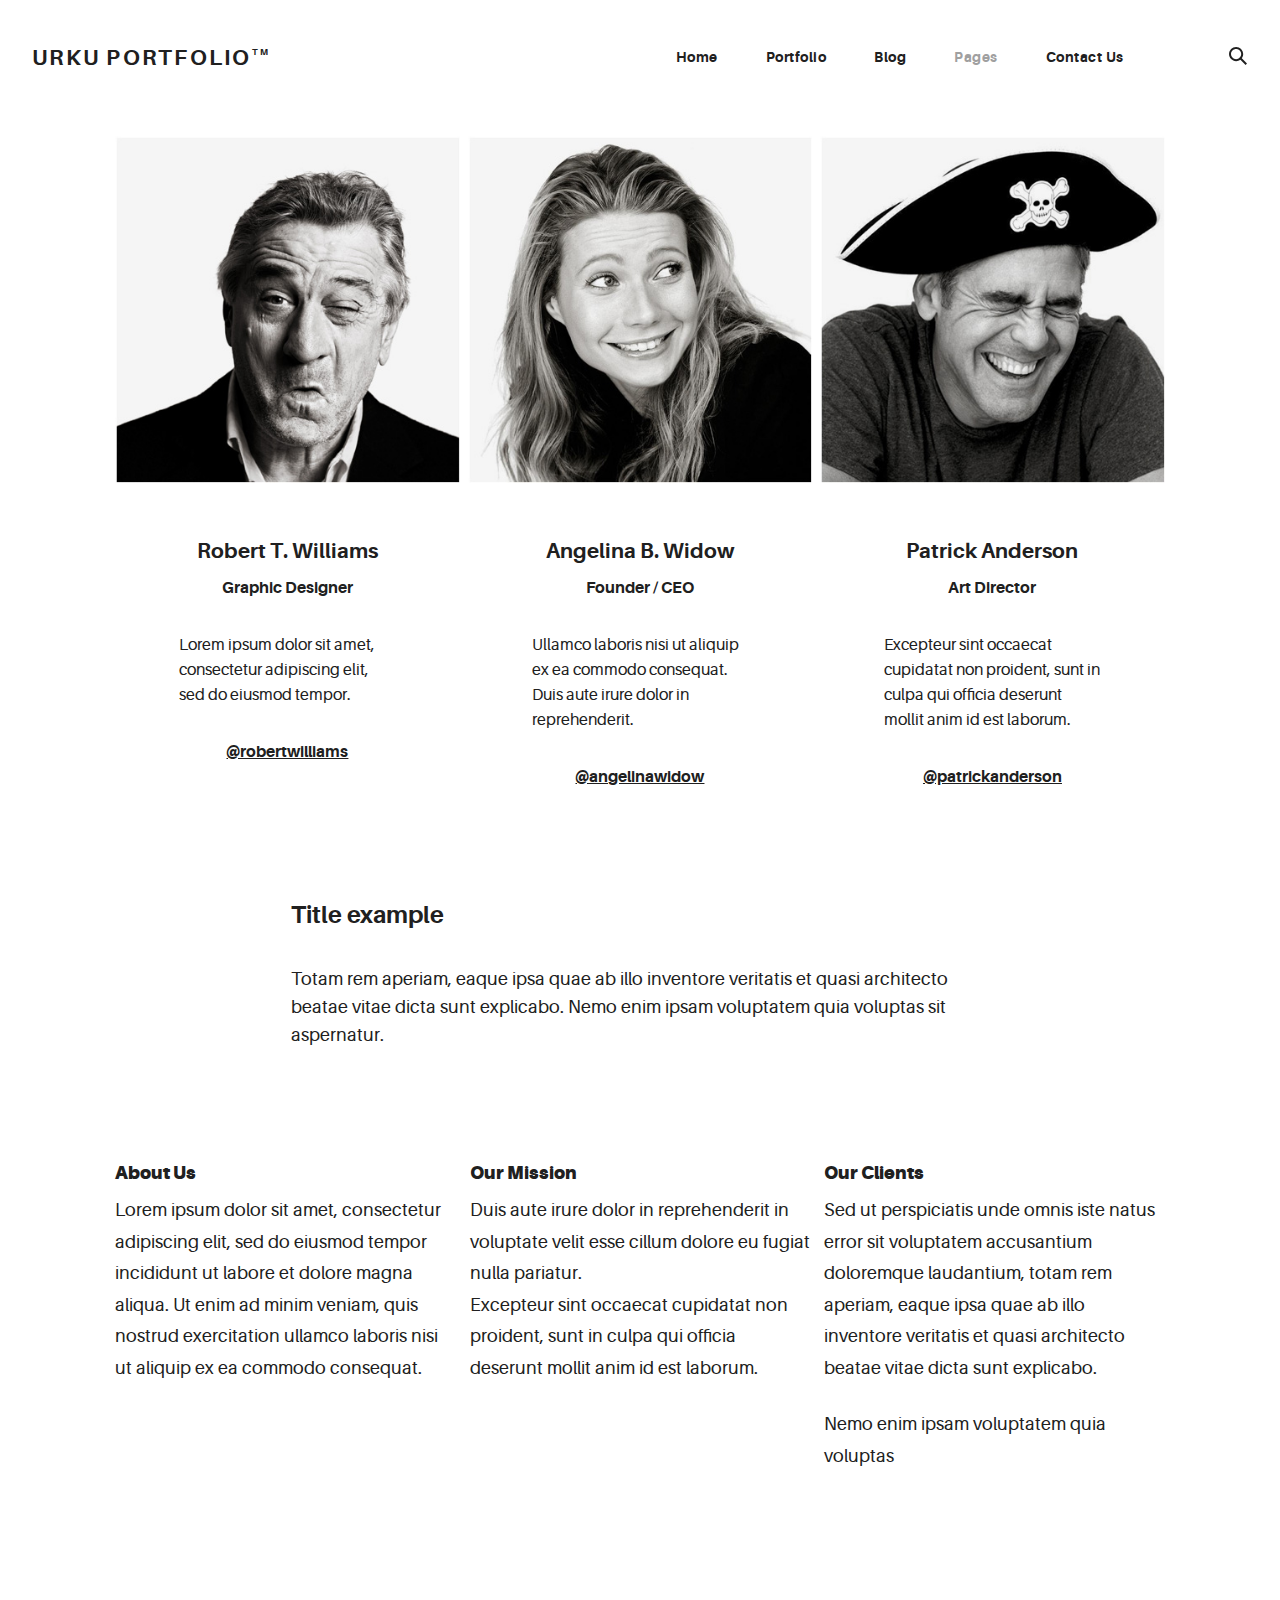
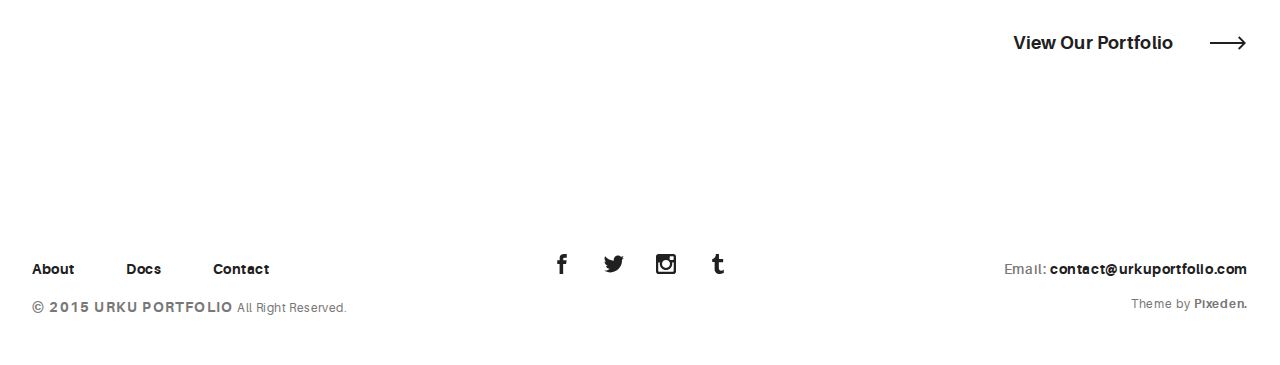
<file: about.html>
<!DOCTYPE html>
<html>
  <head>
    <meta name="viewport" content="width=device-width, initial-scale=1.0">
    <meta charset="UTF-8">
    <title>Urku Portfolio :: Pixeden</title>
    <link rel="icon" type="image/svg+xml" href="assets/img/urku-ico.svg">
    <link rel="stylesheet" href="assets/css/aurora-pack.min.css">
    <link rel="stylesheet" href="assets/css/aurora-theme-base.min.css">
    <link rel="stylesheet" href="assets/css/urku.css">
  </head>
  <body class="top-fixed">
    <header class="ae-container-fluid ae-container-fluid--full rk-header ">
      <input type="checkbox" id="mobile-menu" class="rk-mobile-menu">
      <label for="mobile-menu">
        <svg>
          <use xlink:href="assets/img/symbols.svg#bar"></use>
        </svg>
        <svg>
          <use xlink:href="assets/img/symbols.svg#bar"></use>
        </svg>
        <svg>
          <use xlink:href="assets/img/symbols.svg#bar"></use>
        </svg>
      </label>
      <div class="ae-container-fluid rk-topbar">
        <h1 class="rk-logo"><a href="index.html">urku portfolio<sup>tm</sup></a></h1>
        <nav class="rk-navigation">
          <ul class="rk-menu">
            <li class="rk-menu__item"><a href="index.html" class="rk-menu__link">Home</a>
            </li>
            <li class="rk-menu__item"><a href="portfolio.html" class="rk-menu__link">Portfolio</a>
              <nav class="rk-menu__sub">
                <ul class="rk-container">
                  <li class="rk-menu__item"><a href="portfolio.html" class="rk-menu__link">Flex</a></li>
                  <li class="rk-menu__item"><a href="portfolio-alt.html" class="rk-menu__link">Switch</a></li>
                  <li class="rk-menu__item"><a href="portfolio-raw.html" class="rk-menu__link">Static</a></li>
                  <li class="rk-menu__item"><a href="portfolio-masonry.html" class="rk-menu__link">Masonry</a></li>
                </ul>
              </nav>
            </li>
            <li class="rk-menu__item"><a href="blog.html" class="rk-menu__link">Blog</a>
            </li>
            <li class="active rk-menu__item"><a href="#0" class="rk-menu__link">Pages</a>
              <nav class="rk-menu__sub">
                <ul class="rk-container">
                  <li class="rk-menu__item"><a href="about.html" class="rk-menu__link">About</a></li>
                  <li class="rk-menu__item"><a href="documentation.html" class="rk-menu__link">Documentation</a></li>
                  <li class="rk-menu__item"><a href="design-styles.html" class="rk-menu__link">Design Styles</a></li>
                </ul>
              </nav>
            </li>
            <li class="rk-menu__item"><a href="contact.html" class="rk-menu__link">Contact Us</a>
            </li>
          </ul>
          <form class="rk-search">
            <input type="text" placeholder="Search" id="urku-search" class="rk-search-field">
            <label for="urku-search">
              <svg>
                <use xlink:href="assets/img/symbols.svg#icon-search"></use>
              </svg>
            </label>
          </form>
        </nav>
      </div>
    </header>
    <div class="ae-container-fluid ae-container-fluid--inner rk-main">
      <div class="ae-grid au-xs-ta-center au-mb-4">
        <div class="ae-grid__item item-lg-4 ae-kappa au-mb-3"><img src="assets/img/team-1.jpg" alt="" class="au-mb-3">
          <h5 class="ae-u-bolder au-mt-2">Robert T. Williams</h5>
          <p class="ae-u-bolder au-mb-3">Graphic Designer</p>
          <p class="au-lg-ta-left au-mb-3 au-pl-4 au-pr-4">Lorem ipsum dolor sit amet, consectetur adipiscing elit, sed do eiusmod tempor.</p><a href="#0" class="ae-u-bolder au-underline">@robertwilliams</a>
        </div>
        <div class="ae-grid__item item-lg-4 ae-kappa au-mb-3"><img src="assets/img/team-2.jpg" alt="" class="au-mb-3">
          <h5 class="ae-u-bolder au-mt-2">Angelina B. Widow</h5>
          <p class="ae-u-bolder au-mb-3">Founder / CEO</p>
          <p class="au-lg-ta-left au-mb-3 au-pl-4 au-pr-4">Ullamco laboris nisi ut aliquip ex ea commodo consequat. Duis aute irure dolor in reprehenderit.</p><a href="#0" class="ae-u-bolder au-underline">@angelinawidow</a>
        </div>
        <div class="ae-grid__item item-lg-4 ae-kappa au-mb-3"><img src="assets/img/team-3.jpg" alt="" class="au-mb-3">
          <h5 class="ae-u-bolder au-mt-2">Patrick Anderson</h5>
          <p class="ae-u-bolder au-mb-3">Art Director</p>
          <p class="au-lg-ta-left au-mb-3 au-pl-4 au-pr-4">Excepteur sint occaecat cupidatat non proident, sunt in culpa qui officia deserunt mollit anim id est laborum.</p><a href="#0" class="ae-u-bolder au-underline">@patrickanderson</a>
        </div>
      </div>
      <div class="ae-grid au-pt-2">
        <div class="ae-grid__item item-lg-8 item-lg--offset-2">
          <h4 class="ae-u-bolder">Title example</h4>
          <p>Totam rem aperiam, eaque ipsa quae ab illo inventore veritatis et quasi architecto beatae vitae dicta sunt explicabo. Nemo enim ipsam voluptatem quia voluptas sit aspernatur.</p>
        </div>
      </div>
      <div class="ae-grid ae-grid--alt au-xs-ptp-1">
        <div class="ae-grid__item--alt item-lg-4">
          <h6 class="ae-u-boldest">About Us</h6>
          <p class="au-lh-3">Lorem ipsum dolor sit amet, consectetur adipiscing elit, sed do eiusmod tempor incididunt ut labore et dolore magna aliqua. Ut enim ad minim veniam, quis nostrud exercitation ullamco laboris nisi ut aliquip ex ea commodo consequat. </p>
        </div>
        <div class="ae-grid__item--alt item-lg-4">
          <h6 class="ae-u-boldest">Our Mission</h6>
          <p class="au-lh-3">Duis aute irure dolor in reprehenderit in voluptate velit esse cillum dolore eu fugiat nulla pariatur. <br>Excepteur sint occaecat cupidatat non proident, sunt in culpa qui officia deserunt mollit anim id est laborum.</p>
        </div>
        <div class="ae-grid__item--alt item-lg-4">
          <h6 class="ae-u-boldest">Our Clients</h6>
          <p class="au-lh-3">Sed ut perspiciatis unde omnis iste natus error sit voluptatem accusantium doloremque laudantium, totam rem aperiam, eaque ipsa quae ab illo inventore veritatis et quasi architecto beatae vitae dicta sunt explicabo. </p>
          <p class="au-lh-3">Nemo enim ipsam voluptatem quia voluptas</p>
        </div>
      </div>
      <p class="au-flex au-pt-4 group-buttons"><a href="portfolio.html" class="au-mt-4 arrow-button arrow-button--right arrow-button--out">View Our Portfolio<span class="arrow-cont">
            <svg>
              <use xlink:href="assets/img/symbols.svg#arrow"></use>
            </svg></span></a></p>
    </div>
    <footer class="ae-container-fluid rk-footer ">
      <div class="ae-grid ae-grid--collapse">
        <div class="ae-grid__item item-lg-4 au-xs-ta-center au-lg-ta-left">
          <ul class="rk-menu rk-footer-menu">
            <li class="rk-menu__item"><a href="about.html" class="rk-menu__link">About</a>
            </li>
            <li class="rk-menu__item"><a href="documentation.html" class="rk-menu__link">Docs</a>
            </li>
            <li class="rk-menu__item"><a href="contact.html" class="rk-menu__link">Contact</a>
            </li>
          </ul>
          <p class="rk-footer__text rk-footer__copy "> <span class="ae-u-bold">© </span><span class="ae-u-bolder">2015 URKU PORTFOLIO </span>All Right Reserved.</p>
        </div>
        <div class="ae-grid__item item-lg-4 au-xs-ta-center"><a href="#0" class="rk-social-btn ">
            <svg>
              <use xlink:href="assets/img/symbols.svg#icon-facebook"></use>
            </svg></a><a href="#0" class="rk-social-btn ">
            <svg>
              <use xlink:href="assets/img/symbols.svg#icon-twitter"></use>
            </svg></a><a href="#0" class="rk-social-btn ">
            <svg>
              <use xlink:href="assets/img/symbols.svg#icon-pinterest"></use>
            </svg></a><a href="#0" class="rk-social-btn ">
            <svg>
              <use xlink:href="assets/img/symbols.svg#icon-tumblr"></use>
            </svg></a></div>
        <div class="ae-grid__item item-lg-4 au-xs-ta-center au-lg-ta-right">
          <p class="rk-footer__text rk-footer__contact "> <span class="ae-u-bold">Email: </span><span class="ae-u-bolder"> <a href="#0" class="rk-dark-color ">contact@urkuportfolio.com </a></span></p>
          <p class="rk-footer__text rk-footer__by">Theme by <a href="http://pixeden.com" class="ae-u-bolder">Pixeden.</a></p>
        </div>
      </div>
    </footer>
    <script src="assets/js/svg4everybody.min.js"></script>
    <script>svg4everybody();</script>
  </body>
</html>
</file>
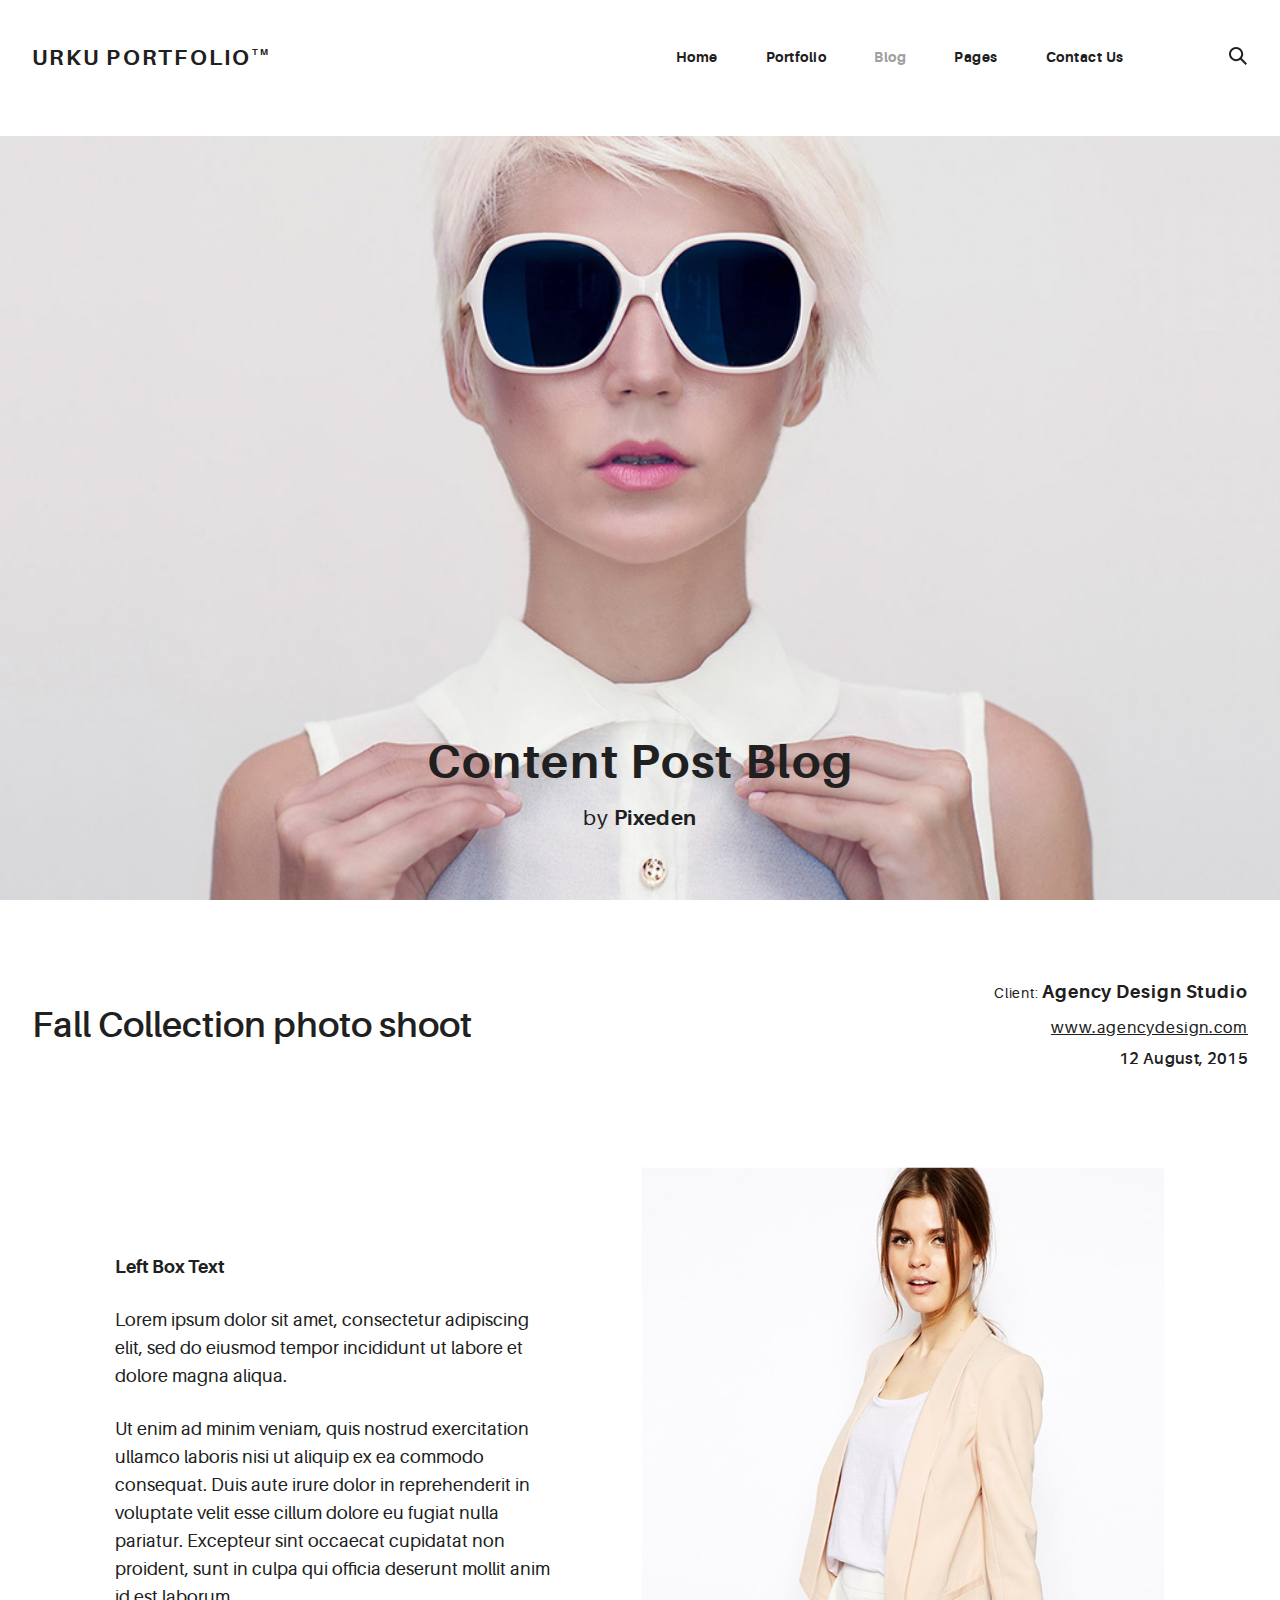
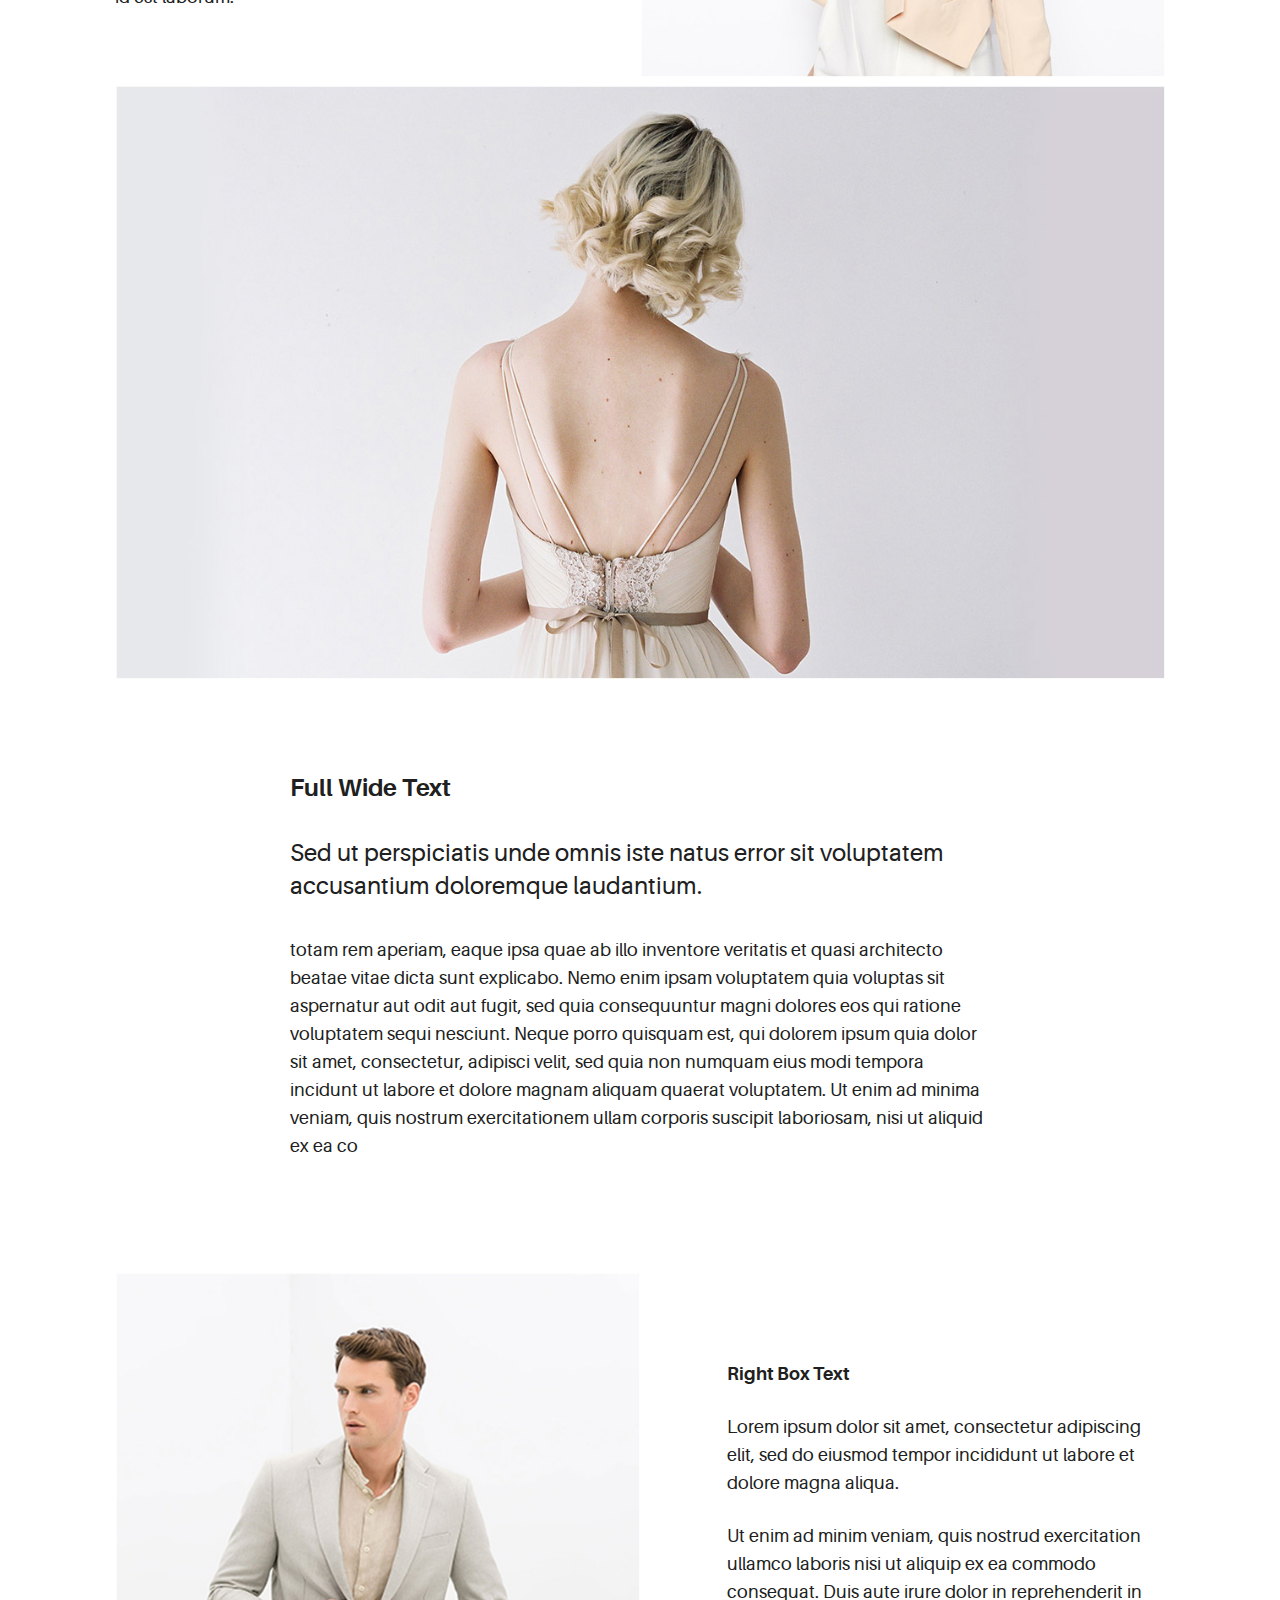
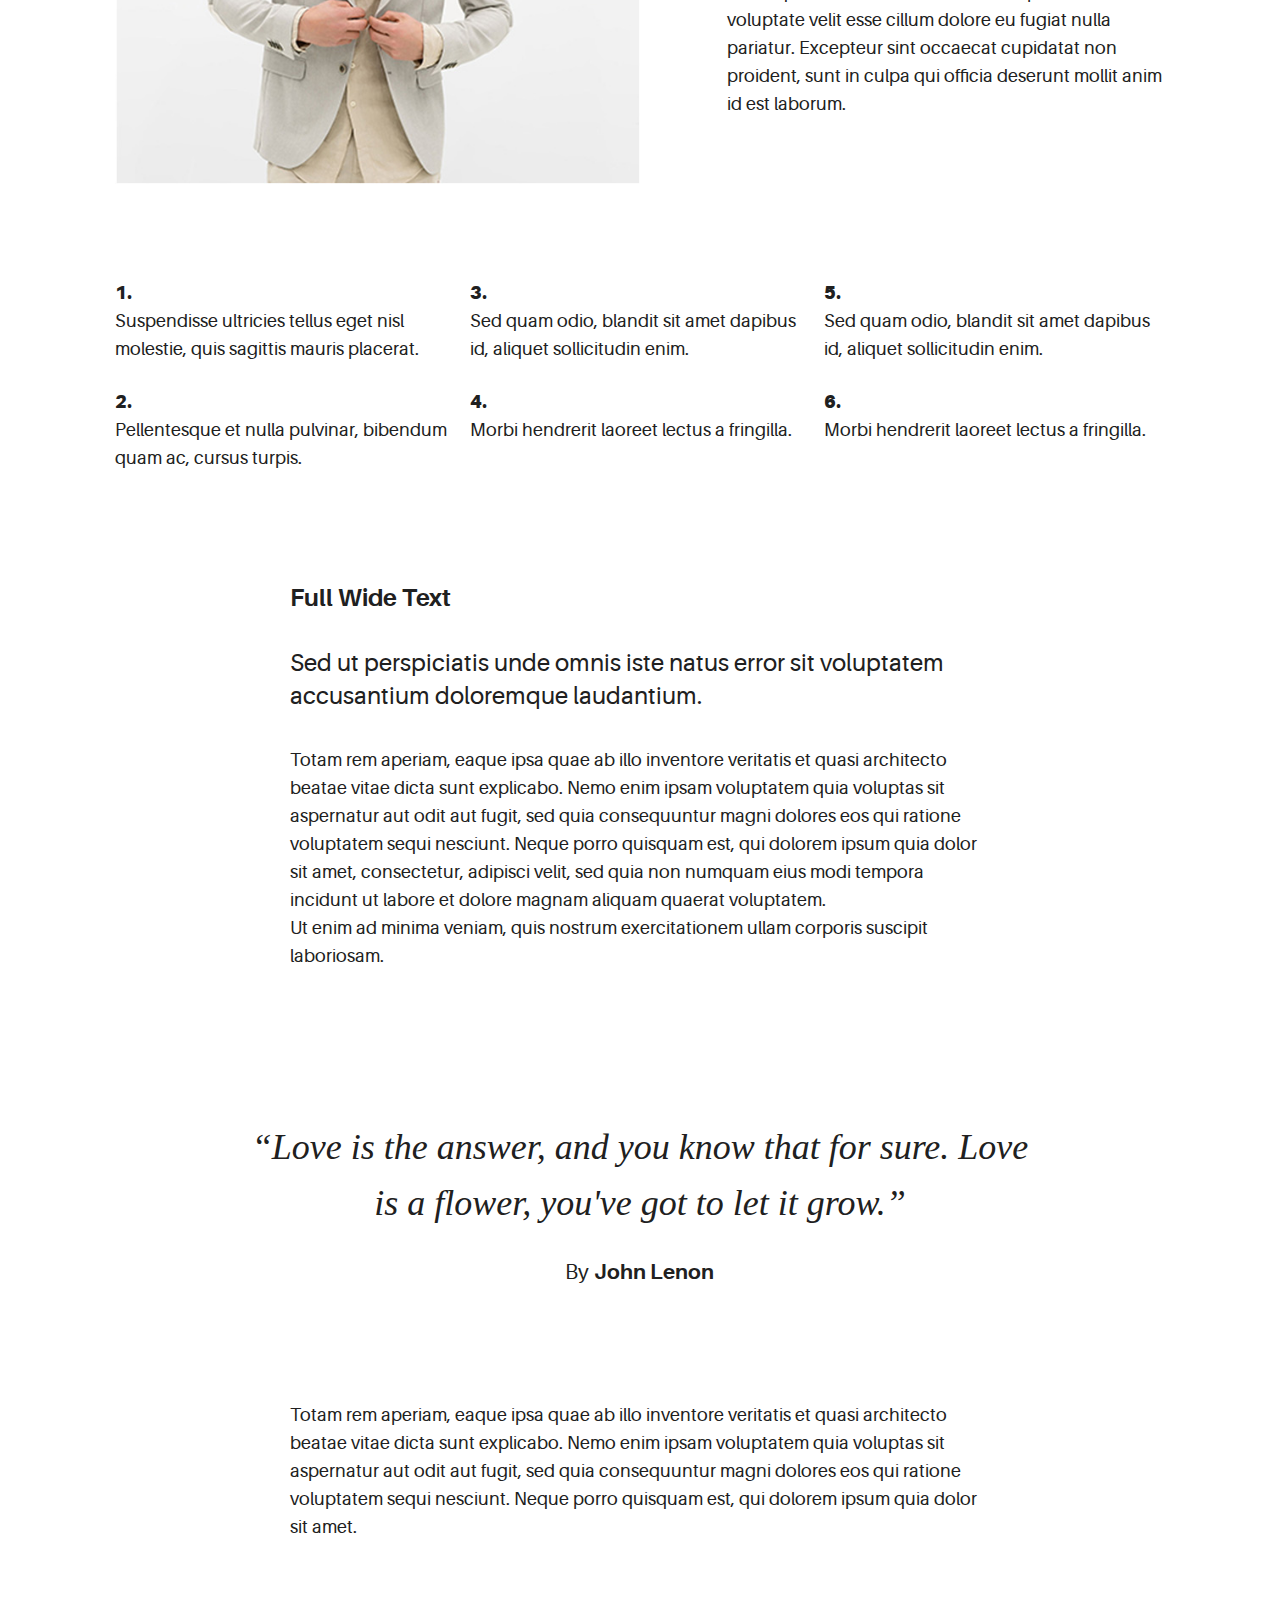
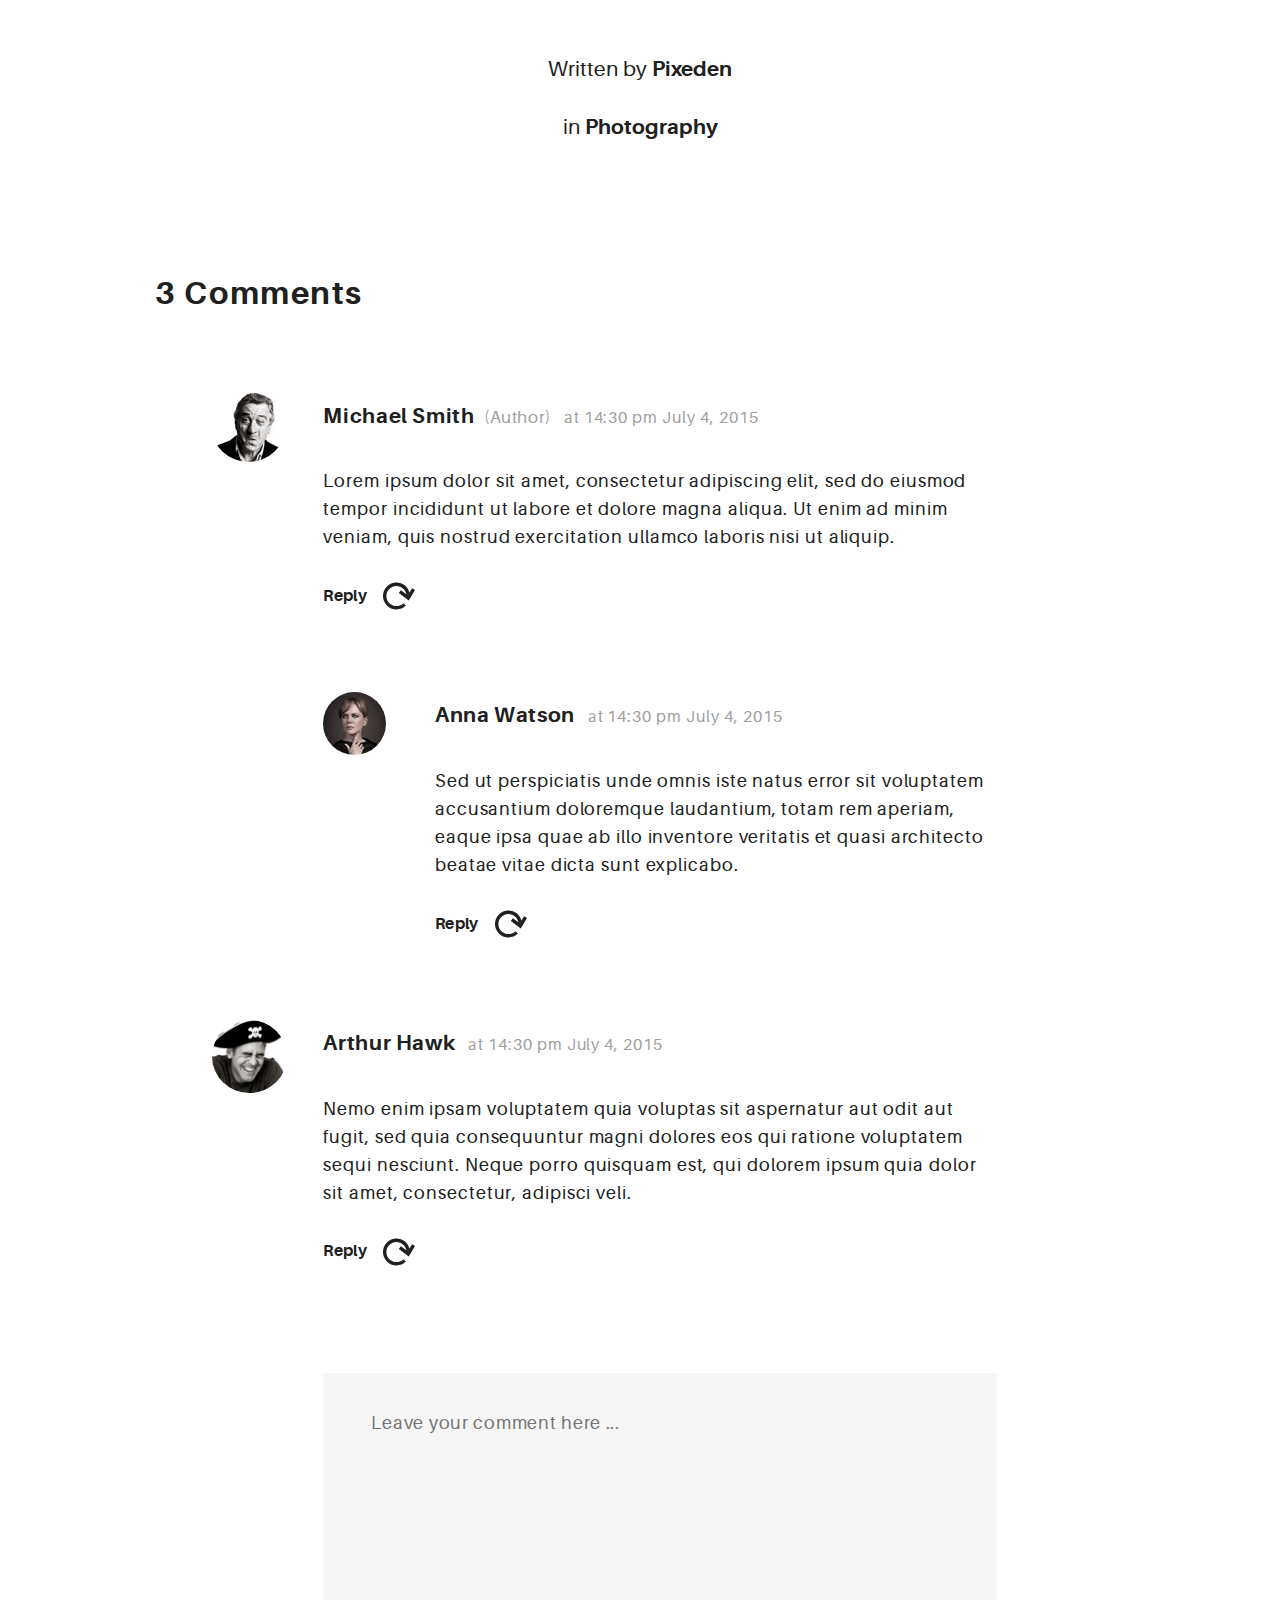
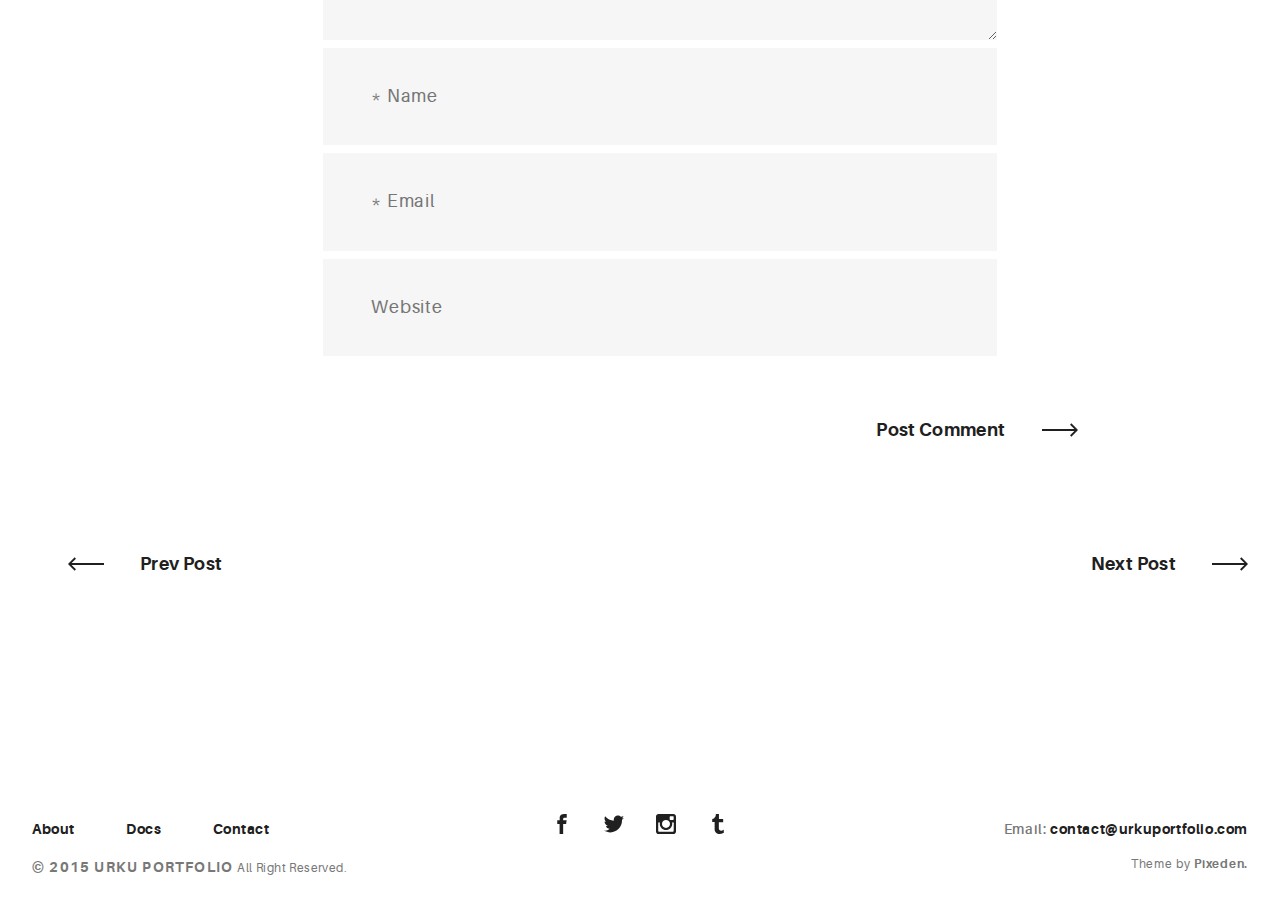
<file: blog-post.html>
<!DOCTYPE html>
<html>
  <head>
    <meta name="viewport" content="width=device-width, initial-scale=1.0">
    <meta charset="UTF-8">
    <title>Urku Portfolio :: Pixeden</title>
    <link rel="icon" type="image/svg+xml" href="assets/img/urku-ico.svg">
    <link rel="stylesheet" href="assets/css/aurora-pack.min.css">
    <link rel="stylesheet" href="assets/css/aurora-theme-base.min.css">
    <link rel="stylesheet" href="assets/css/urku.css">
  </head>
  <body class="top-fixed">
    <header class="ae-container-fluid ae-container-fluid--full rk-header ">
      <input type="checkbox" id="mobile-menu" class="rk-mobile-menu">
      <label for="mobile-menu">
        <svg>
          <use xlink:href="assets/img/symbols.svg#bar"></use>
        </svg>
        <svg>
          <use xlink:href="assets/img/symbols.svg#bar"></use>
        </svg>
        <svg>
          <use xlink:href="assets/img/symbols.svg#bar"></use>
        </svg>
      </label>
      <div class="ae-container-fluid rk-topbar">
        <h1 class="rk-logo"><a href="index.html">urku portfolio<sup>tm</sup></a></h1>
        <nav class="rk-navigation">
          <ul class="rk-menu">
            <li class="rk-menu__item"><a href="index.html" class="rk-menu__link">Home</a>
            </li>
            <li class="rk-menu__item"><a href="portfolio.html" class="rk-menu__link">Portfolio</a>
              <nav class="rk-menu__sub">
                <ul class="rk-container">
                  <li class="rk-menu__item"><a href="portfolio.html" class="rk-menu__link">Flex</a></li>
                  <li class="rk-menu__item"><a href="portfolio-alt.html" class="rk-menu__link">Switch</a></li>
                  <li class="rk-menu__item"><a href="portfolio-raw.html" class="rk-menu__link">Static</a></li>
                  <li class="rk-menu__item"><a href="portfolio-masonry.html" class="rk-menu__link">Masonry</a></li>
                </ul>
              </nav>
            </li>
            <li class="active rk-menu__item"><a href="blog.html" class="rk-menu__link">Blog</a>
            </li>
            <li class="rk-menu__item"><a href="#0" class="rk-menu__link">Pages</a>
              <nav class="rk-menu__sub">
                <ul class="rk-container">
                  <li class="rk-menu__item"><a href="about.html" class="rk-menu__link">About</a></li>
                  <li class="rk-menu__item"><a href="documentation.html" class="rk-menu__link">Documentation</a></li>
                  <li class="rk-menu__item"><a href="design-styles.html" class="rk-menu__link">Design Styles</a></li>
                </ul>
              </nav>
            </li>
            <li class="rk-menu__item"><a href="contact.html" class="rk-menu__link">Contact Us</a>
            </li>
          </ul>
          <form class="rk-search">
            <input type="text" placeholder="Search" id="urku-search" class="rk-search-field">
            <label for="urku-search">
              <svg>
                <use xlink:href="assets/img/symbols.svg#icon-search"></use>
              </svg>
            </label>
          </form>
        </nav>
      </div>
    </header>
    <section class="ae-container-fluid ae-container-fluid--full">
      <header class="rk-portfolio-cover  post-inside-1">
        <div class="item-inside__meta">
          <h1 class="ae-u-bolder rk-portfolio-title ">Content Post Blog</h1>
          <p class="ae-theta rk-portfolio-category ">by <span class="ae-u-bolder">Pixeden</span></p>
        </div>
      </header>
      <div class="ae-container-fluid">
        <div class="ae-grid ae-grid--collapse rk-portfolio-info ">
          <div class="ae-grid__item item-lg-8 item-sm--center au-xs-ta-center au-lg-ta-left">
            <h2 class="rk-portfolio-inner-title ">Fall Collection photo shoot</h2>
          </div>
          <div class="ae-grid__item item-lg-4 au-xs-ta-center au-lg-ta-right rk-portfolio-details">
            <p class="rk-portfolio-inner-client "><span class="ae-lambda">Client: </span><span class="ae-u-bolder">Agency Design Studio</span></p>
            <p class="au-underline rk-portfolio-inner-website "><a href="#0" class="ae-kappa">www.agencydesign.com</a></p>
            <p class="ae-kappa ae-u-bold rk-portfolio-inner-date ">12 August, 2015</p>
          </div>
        </div>
      </div>
      <div class="ae-container-fluid ae-container-fluid--inner rk-portfolio--inner">
        <div class="ae-grid ae-grid--collapse au-xs-ptp-1">
          <div class="ae-grid__item item-lg-5 au-lg-ptp-1">
            <p class="ae-u-bolder">Left Box Text</p>
            <p>Lorem ipsum dolor sit amet, consectetur adipiscing elit, sed do eiusmod tempor incididunt ut labore et dolore magna aliqua.</p>
            <p>Ut enim ad minim veniam, quis nostrud exercitation ullamco laboris nisi ut aliquip ex ea commodo consequat. Duis aute irure dolor in reprehenderit in voluptate velit esse cillum dolore eu fugiat nulla pariatur. Excepteur sint occaecat cupidatat non proident, sunt in culpa qui officia deserunt mollit anim id est laborum.</p>
          </div>
          <div class="ae-grid__item item-lg-6 item-lg--offset-1"><img src="assets/img/post-inner-1.jpg" alt="Urku Portfolio"></div>
        </div>
        <div class="ae-grid ae-grid--collapse">
          <div class="ae-grid__item item-lg--auto"><img src="assets/img/post-inner-3.jpg" alt="Urku Portfolio"></div>
        </div>
        <div class="ae-grid ae-grid--collapse au-xs-ptp-1 au-xs-pbp-1">
          <div class="ae-grid__item item-lg-8 item-lg--offset-2">
            <h4 class="ae-u-bolder">Full Wide Text</h4>
            <p class="ae-eta">Sed ut perspiciatis unde omnis iste natus error sit voluptatem accusantium doloremque laudantium.</p>
            <p>totam rem aperiam, eaque ipsa quae ab illo inventore veritatis et quasi architecto beatae vitae dicta sunt explicabo. Nemo enim ipsam voluptatem quia voluptas sit aspernatur aut odit aut fugit, sed quia consequuntur magni dolores eos qui ratione voluptatem sequi nesciunt. Neque porro quisquam est, qui dolorem ipsum quia dolor sit amet, consectetur, adipisci velit, sed quia non numquam eius modi tempora incidunt ut labore et dolore magnam aliquam quaerat voluptatem. Ut enim ad minima veniam, quis nostrum exercitationem ullam corporis suscipit laboriosam, nisi ut aliquid ex ea co</p>
          </div>
        </div>
        <div class="ae-grid ae-grid--collapse">
          <div class="ae-grid__item item-lg-6"><img src="assets/img/post-inner-2.jpg" alt="Urku Portfolio"></div>
          <div class="ae-grid__item item-lg-5 item-lg--offset-1 au-lg-ptp-1">
            <p class="ae-u-bolder">Right Box Text</p>
            <p>Lorem ipsum dolor sit amet, consectetur adipiscing elit, sed do eiusmod tempor incididunt ut labore et dolore magna aliqua.</p>
            <p>Ut enim ad minim veniam, quis nostrud exercitation ullamco laboris nisi ut aliquip ex ea commodo consequat. Duis aute irure dolor in reprehenderit in voluptate velit esse cillum dolore eu fugiat nulla pariatur. Excepteur sint occaecat cupidatat non proident, sunt in culpa qui officia deserunt mollit anim id est laborum.</p>
          </div>
        </div>
        <div class="ae-grid ae-grid--alt au-lg-ta-left au-xs-ptp-1">
          <div class="ae-grid__item--alt item-lg-4"><span class="ae-u-boldest">1.</span>
            <p>Suspendisse ultricies tellus eget nisl molestie, quis sagittis mauris placerat.</p><span class="ae-u-boldest">2.</span>
            <p>Pellentesque et nulla pulvinar, bibendum quam ac, cursus turpis.</p>
          </div>
          <div class="ae-grid__item--alt item-lg-4"><span class="ae-u-boldest">3.</span>
            <p>Sed quam odio, blandit sit amet dapibus id, aliquet sollicitudin enim. </p><span class="ae-u-boldest">4.</span>
            <p>Morbi hendrerit laoreet lectus a fringilla.</p>
          </div>
          <div class="ae-grid__item--alt item-lg-4"><span class="ae-u-boldest">5.</span>
            <p>Sed quam odio, blandit sit amet dapibus id, aliquet sollicitudin enim. </p><span class="ae-u-boldest">6.</span>
            <p>Morbi hendrerit laoreet lectus a fringilla.</p>
          </div>
        </div>
        <div class="ae-grid ae-grid--collapse au-xs-ptp-1">
          <div class="ae-grid__item item-lg-8 item-lg--offset-2">
            <h4 class="ae-u-bolder">Full Wide Text</h4>
            <p class="ae-eta">Sed ut perspiciatis unde omnis iste natus error sit voluptatem accusantium doloremque laudantium.</p>
            <p>Totam rem aperiam, eaque ipsa quae ab illo inventore veritatis et quasi architecto beatae vitae dicta sunt explicabo. Nemo enim ipsam voluptatem quia voluptas sit aspernatur aut odit aut fugit, sed quia consequuntur magni dolores eos qui ratione voluptatem sequi nesciunt. Neque porro quisquam est, qui dolorem ipsum quia dolor sit amet, consectetur, adipisci velit, sed quia non numquam eius modi tempora incidunt ut labore et dolore magnam aliquam quaerat voluptatem. <br>Ut enim ad minima veniam, quis nostrum exercitationem ullam corporis suscipit laboriosam.</p>
          </div>
        </div>
        <div class="ae-grid ae-grid--collapse inner-box-3">
          <div class="ae-grid__item item-lg-10 item-lg--offset-1">
            <blockquote class="au-xs-ta-center">
              <p class="ae-delta au-italic">“Love is the answer, and you know that for sure. Love is a flower, you've got to let it grow.”</p>
              <footer> 
                <p class="ae-theta">By <span class="ae-u-bolder">John Lenon</span></p>
              </footer>
            </blockquote>
          </div>
        </div>
        <div class="ae-grid ae-grid--collapse au-xs-ptp-1">
          <div class="ae-grid__item item-lg-8 item-lg--offset-2">
            <p>Totam rem aperiam, eaque ipsa quae ab illo inventore veritatis et quasi architecto beatae vitae dicta sunt explicabo. Nemo enim ipsam voluptatem quia voluptas sit aspernatur aut odit aut fugit, sed quia consequuntur magni dolores eos qui ratione voluptatem sequi nesciunt. Neque porro quisquam est, qui dolorem ipsum quia dolor sit amet.</p>
          </div>
        </div>
        <div class="ae-grid ae-grid--collapse au-xs-ptp-1">
          <div class="ae-grid__item item-lg-12 au-xs-ta-center">
            <p class="ae-theta">Written by <span class="ae-u-bolder">Pixeden</span></p>
            <p class="ae-theta">in <span class="ae-u-bolder">Photography </span></p>
          </div>
        </div>
        <div class="ae-grid ae-grid--collapse au-xs-ptp-1">
          <div class="ae-grid__item item-lg-12"></div>
        </div>
      </div>
    </section>
    <ul class="ae-container-fluid ae-container-fluid--inner rk-comments">
      <h3 class="rk-comments__title ae-u-bolder">3 Comments</h3>
      <li>
        <article class="rk-comment">
          <aside class="rk-comment__avatar"><img src="assets/img/user-1.jpg" alt="" class="rk-comment__avatar au-circle"></aside>
          <div class="rk-comment__content">
            <header class="rk-comment__header">
              <h5 class="rk-comment__author ae-u-bolder"><a href="#0">Michael Smith</a><small class="ae-u-regular">&nbsp; (Author)</small></h5>
              <div class="rk-comment__meta">
                <p class="ae-kappa">&nbsp; at <a href="#0">14:30 pm </a><a href="#0">July 4, 2015</a></p>
              </div>
            </header>
            <div class="rk-comment__body">
              <p>Lorem ipsum dolor sit amet, consectetur adipiscing elit, sed do eiusmod tempor incididunt ut labore et dolore magna aliqua. Ut enim ad minim veniam, quis nostrud exercitation ullamco laboris nisi ut aliquip.</p>
            </div>
            <div class="rk-comment__actions ae-kappa"><a href="#0" class="ae-u-bold arrow-button arrow-button--compress">Reply
                <svg>
                  <use xlink:href="assets/img/symbols.svg#refresh"></use>
                </svg></a></div>
          </div>
        </article>
        <ul>
          <li>
            <article class="rk-comment">
              <aside class="rk-comment__avatar"><img src="assets/img/user-2.jpg" alt="" class="rk-comment__avatar au-circle"></aside>
              <div class="rk-comment__content">
                <header class="rk-comment__header">
                  <h5 class="rk-comment__author ae-u-bolder"><a href="#0">Anna Watson</a></h5>
                  <div class="rk-comment__meta">
                    <p class="ae-kappa">&nbsp; at <a href="#0">14:30 pm </a><a href="#0">July 4, 2015</a></p>
                  </div>
                </header>
                <div class="rk-comment__body">
                  <p>Sed ut perspiciatis unde omnis iste natus error sit voluptatem accusantium doloremque laudantium, totam rem aperiam, eaque ipsa quae ab illo inventore veritatis et quasi architecto beatae vitae dicta sunt explicabo.</p>
                </div>
                <div class="rk-comment__actions ae-kappa"><a href="#0" class="ae-u-bold arrow-button arrow-button--compress">Reply
                    <svg>
                      <use xlink:href="assets/img/symbols.svg#refresh"></use>
                    </svg></a></div>
              </div>
            </article>
          </li>
        </ul>
      </li>
      <li>
        <article class="rk-comment">
          <aside class="rk-comment__avatar"><img src="assets/img/user-3.jpg" alt="" class="rk-comment__avatar au-circle"></aside>
          <div class="rk-comment__content">
            <header class="rk-comment__header">
              <h5 class="rk-comment__author ae-u-bolder"><a href="#0">Arthur Hawk</a></h5>
              <div class="rk-comment__meta">
                <p class="ae-kappa">&nbsp; at <a href="#0">14:30 pm </a><a href="#0">July 4, 2015</a></p>
              </div>
            </header>
            <div class="rk-comment__body">
              <p>Nemo enim ipsam voluptatem quia voluptas sit aspernatur aut odit aut fugit, sed quia consequuntur magni dolores eos qui ratione voluptatem sequi nesciunt. Neque porro quisquam est, qui dolorem ipsum quia dolor sit amet, consectetur, adipisci veli.</p>
            </div>
            <div class="rk-comment__actions ae-kappa"><a href="#0" class="ae-u-bold arrow-button arrow-button--compress">Reply
                <svg>
                  <use xlink:href="assets/img/symbols.svg#refresh"></use>
                </svg></a></div>
          </div>
        </article>
      </li>
      <div class="ae-grid ae-grid--collapse inner-box-3">
        <div class="ae-grid__item item-lg-8 item-lg--offset-2">
          <form action="#0" class="ae-form--full">
            <textarea placeholder="Leave your comment here ..." cols="30" rows="7"></textarea>
            <input type="text" placeholder="* Name" required>
            <input type="email" placeholder="* Email" required>
            <input type="text" placeholder="Website">
            <div class="au-pt-3 group-buttons"><a href="#0" class="au-mt-2 arrow-button arrow-button--right arrow-button--out">Post Comment<span class="arrow-cont">
                  <svg>
                    <use xlink:href="assets/img/symbols.svg#arrow"></use>
                  </svg></span></a></div>
          </form>
        </div>
      </div>
    </ul>
    <section class="ae-container-fluid au-pt-4 au-pb-4">
      <div class="group-buttons au-mt-2"><a href="#0" class="arrow-button arrow-button--reverse">Prev Post
          <div class="arrow-cont arrow-cont-rev">
            <svg>
              <use xlink:href="assets/img/symbols.svg#arrow"></use>
            </svg>
          </div></a><a href="#0" class="arrow-button">Next Post<span class="arrow-cont">
            <svg>
              <use xlink:href="assets/img/symbols.svg#arrow"></use>
            </svg></span></a></div>
    </section>
    <footer class="ae-container-fluid rk-footer ">
      <div class="ae-grid ae-grid--collapse">
        <div class="ae-grid__item item-lg-4 au-xs-ta-center au-lg-ta-left">
          <ul class="rk-menu rk-footer-menu">
            <li class="rk-menu__item"><a href="about.html" class="rk-menu__link">About</a>
            </li>
            <li class="rk-menu__item"><a href="documentation.html" class="rk-menu__link">Docs</a>
            </li>
            <li class="rk-menu__item"><a href="contact.html" class="rk-menu__link">Contact</a>
            </li>
          </ul>
          <p class="rk-footer__text rk-footer__copy "> <span class="ae-u-bold">© </span><span class="ae-u-bolder">2015 URKU PORTFOLIO </span>All Right Reserved.</p>
        </div>
        <div class="ae-grid__item item-lg-4 au-xs-ta-center"><a href="#0" class="rk-social-btn ">
            <svg>
              <use xlink:href="assets/img/symbols.svg#icon-facebook"></use>
            </svg></a><a href="#0" class="rk-social-btn ">
            <svg>
              <use xlink:href="assets/img/symbols.svg#icon-twitter"></use>
            </svg></a><a href="#0" class="rk-social-btn ">
            <svg>
              <use xlink:href="assets/img/symbols.svg#icon-pinterest"></use>
            </svg></a><a href="#0" class="rk-social-btn ">
            <svg>
              <use xlink:href="assets/img/symbols.svg#icon-tumblr"></use>
            </svg></a></div>
        <div class="ae-grid__item item-lg-4 au-xs-ta-center au-lg-ta-right">
          <p class="rk-footer__text rk-footer__contact "> <span class="ae-u-bold">Email: </span><span class="ae-u-bolder"> <a href="#0" class="rk-dark-color ">contact@urkuportfolio.com </a></span></p>
          <p class="rk-footer__text rk-footer__by">Theme by <a href="http://pixeden.com" class="ae-u-bolder">Pixeden.</a></p>
        </div>
      </div>
    </footer>
    <script src="assets/js/svg4everybody.min.js"></script>
    <script>svg4everybody();</script>
  </body>
</html>
</file>
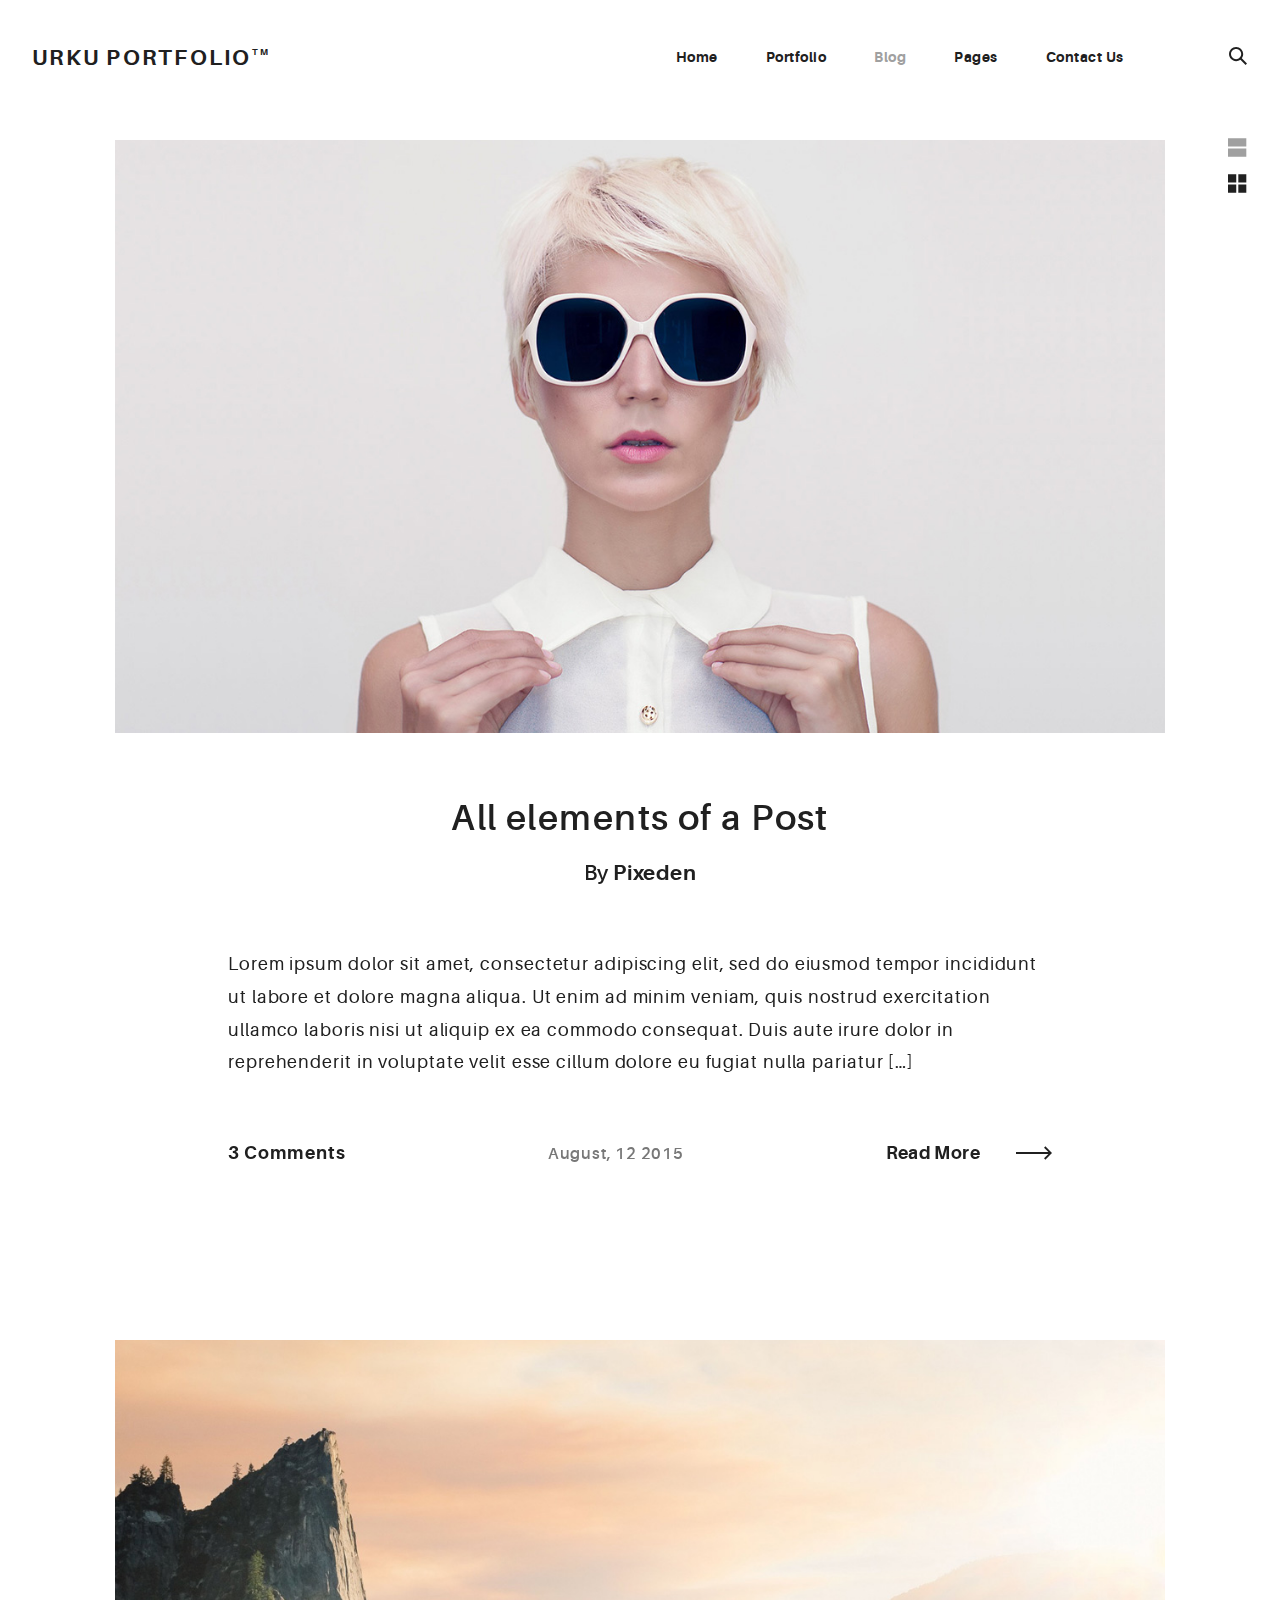
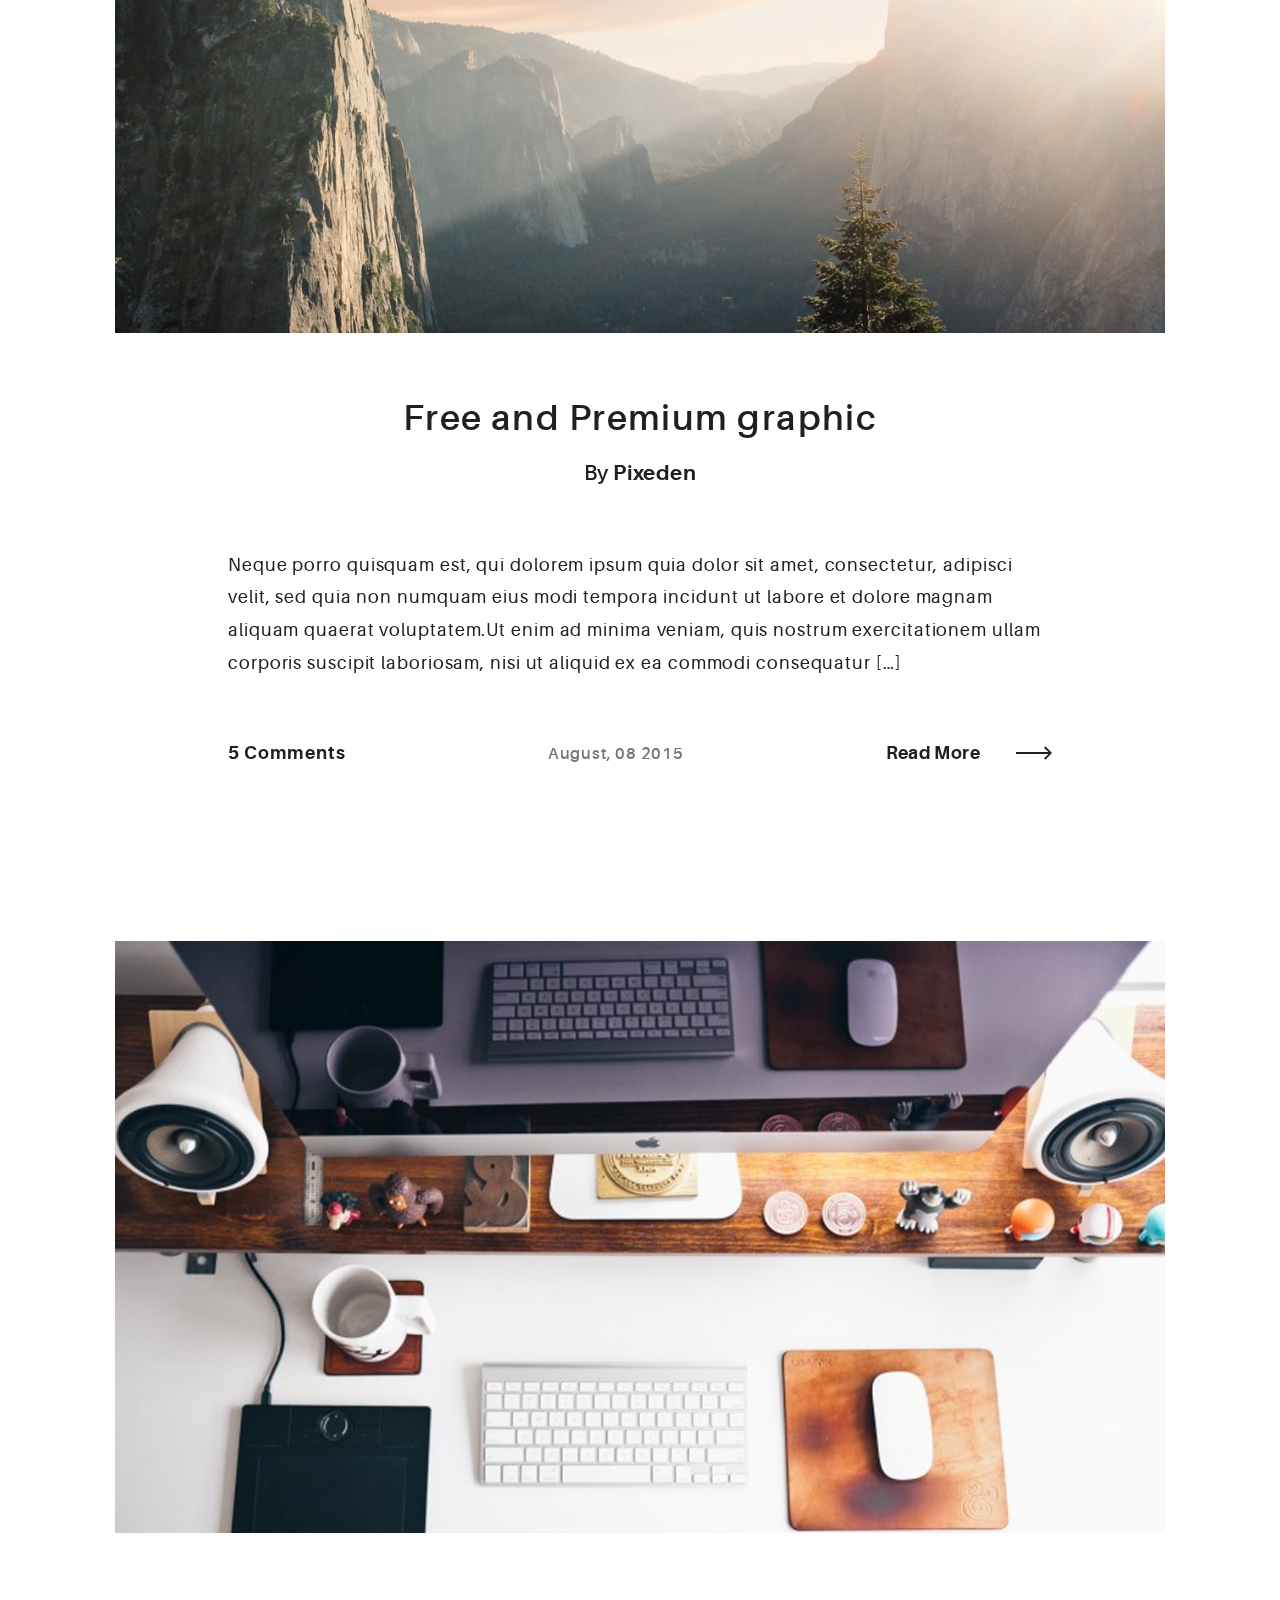
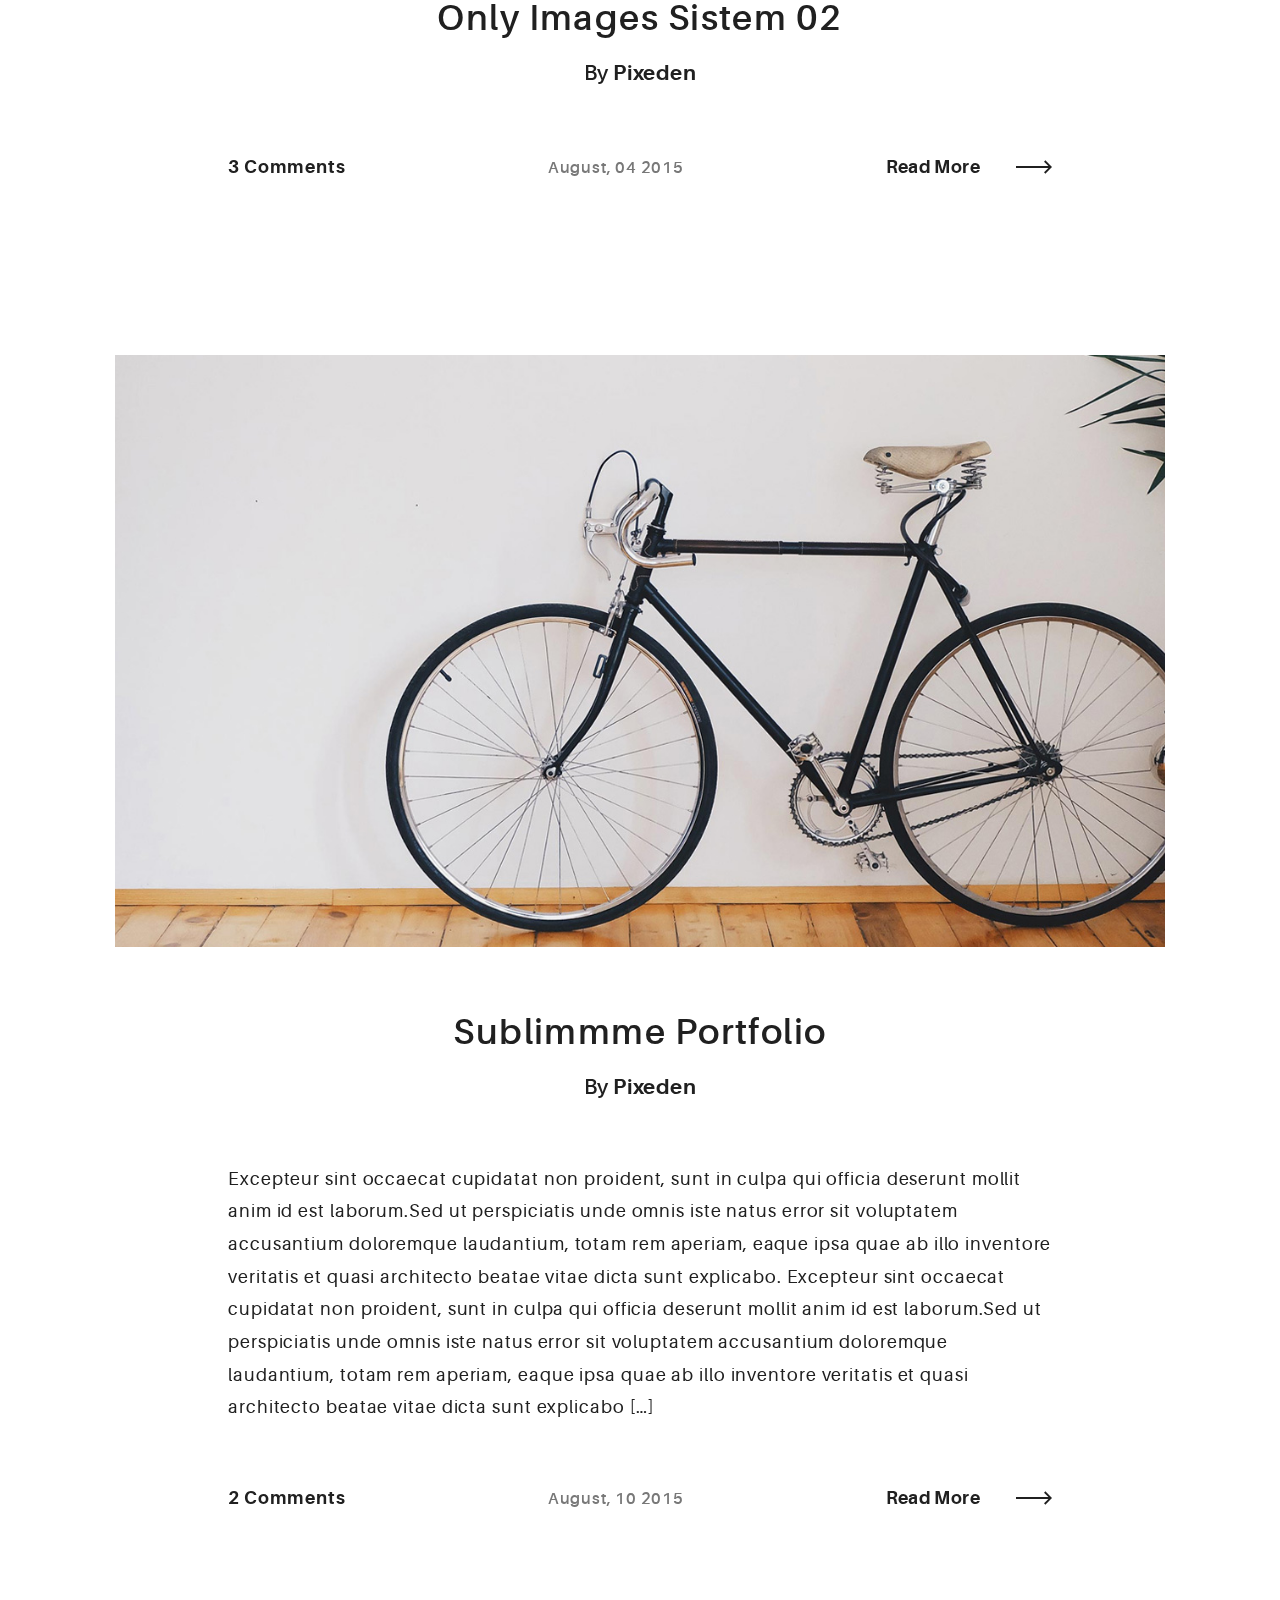
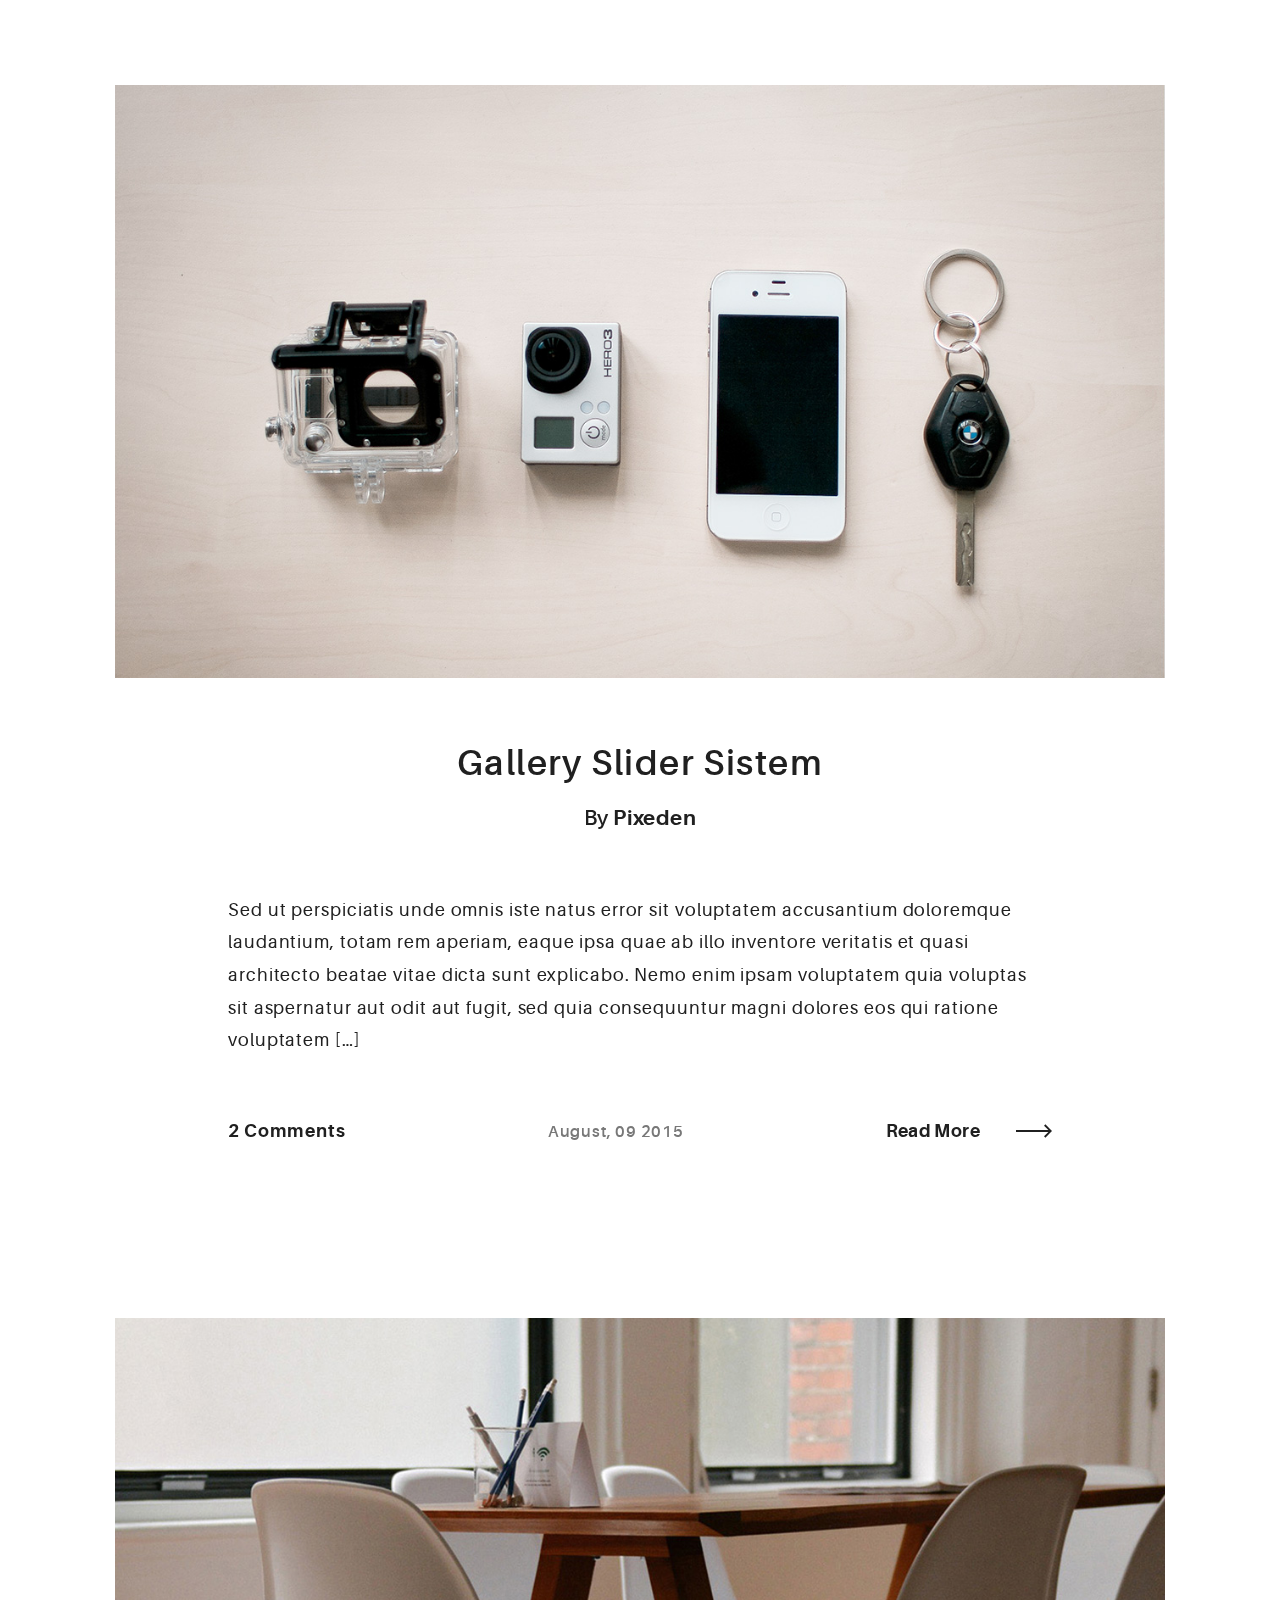
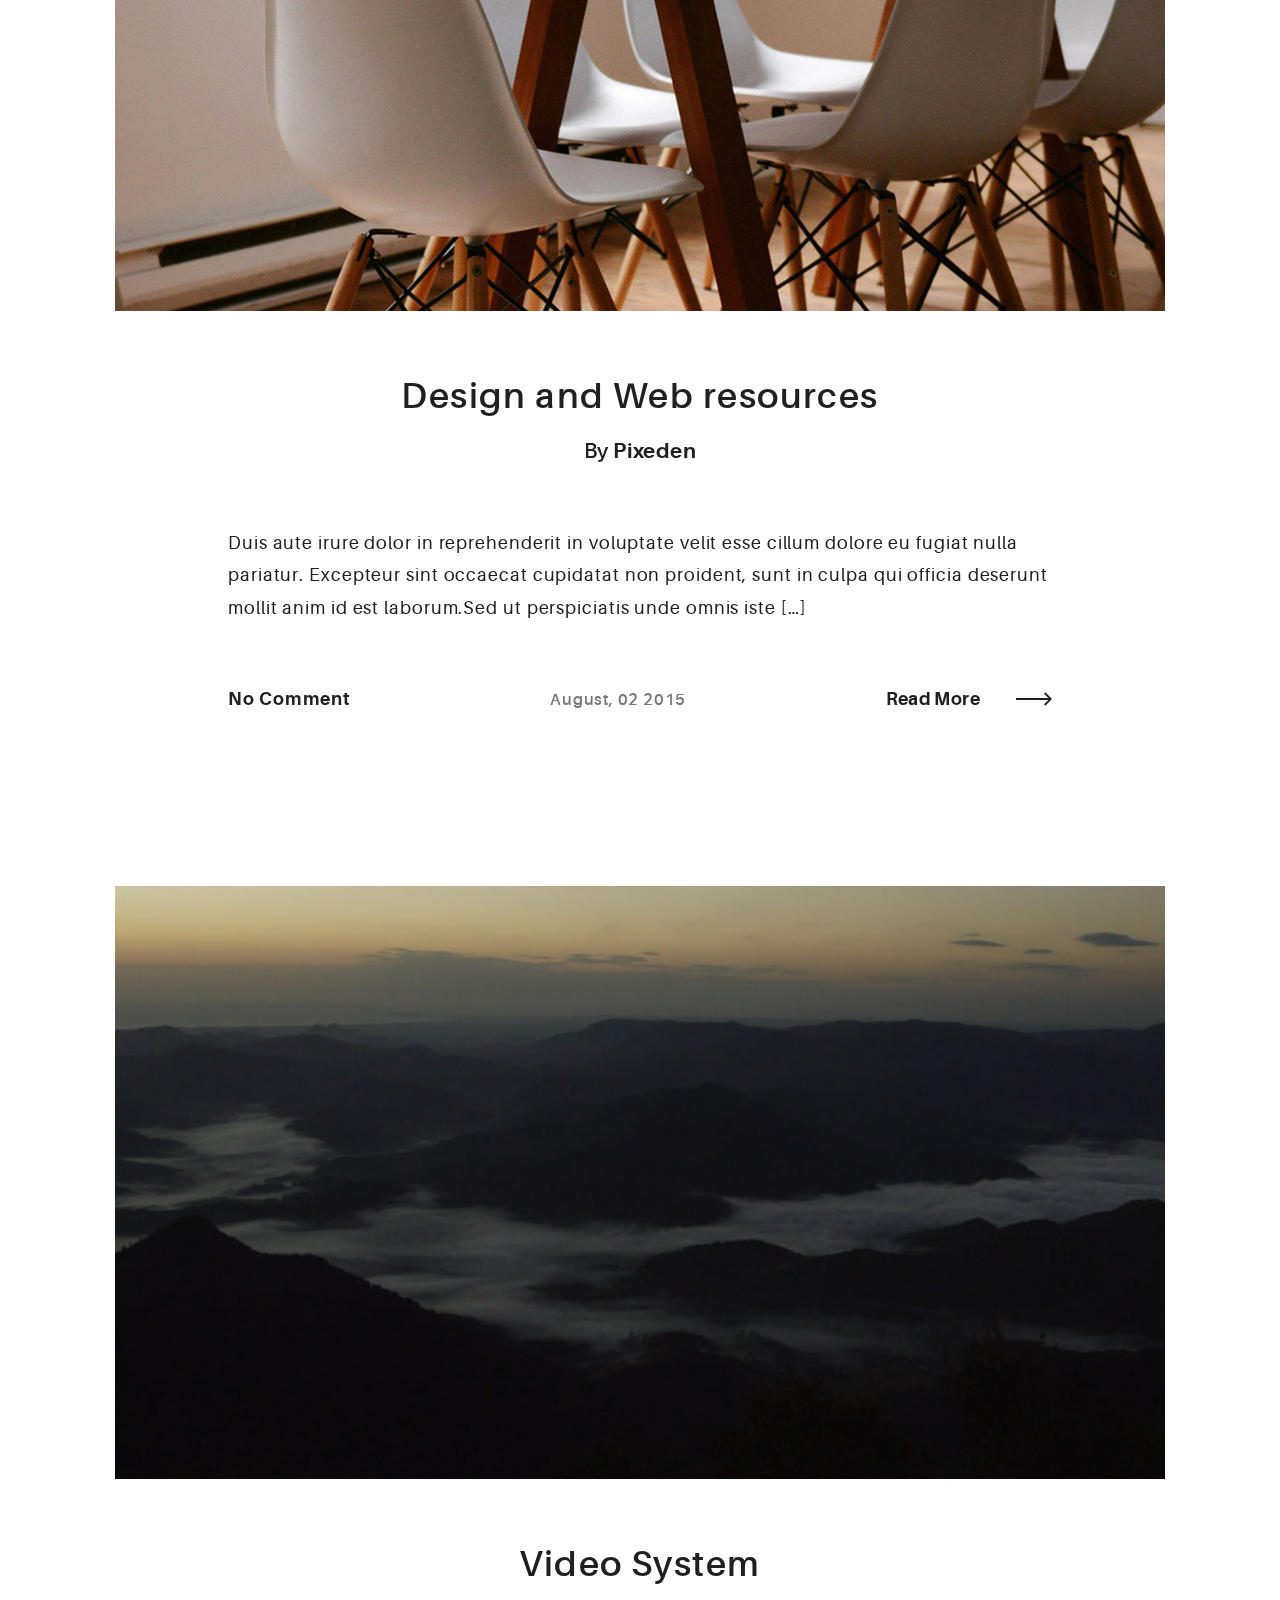
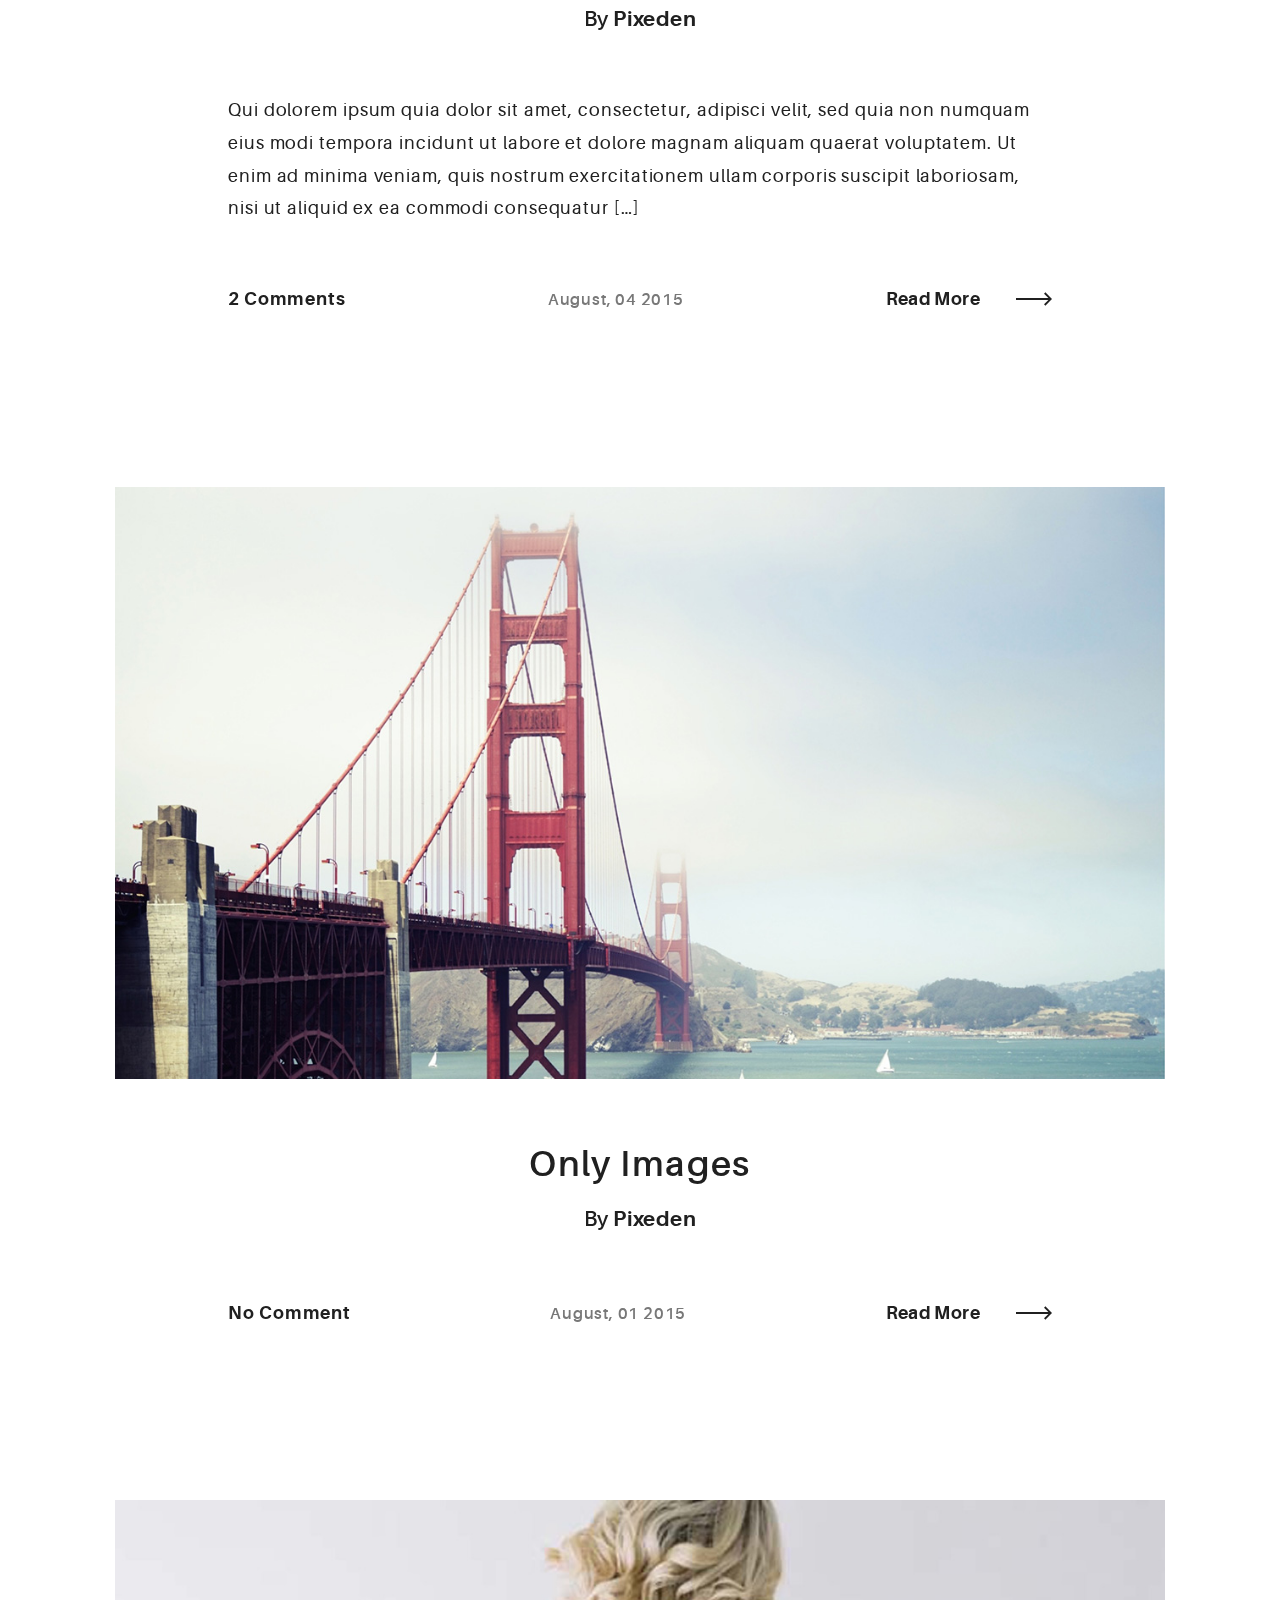
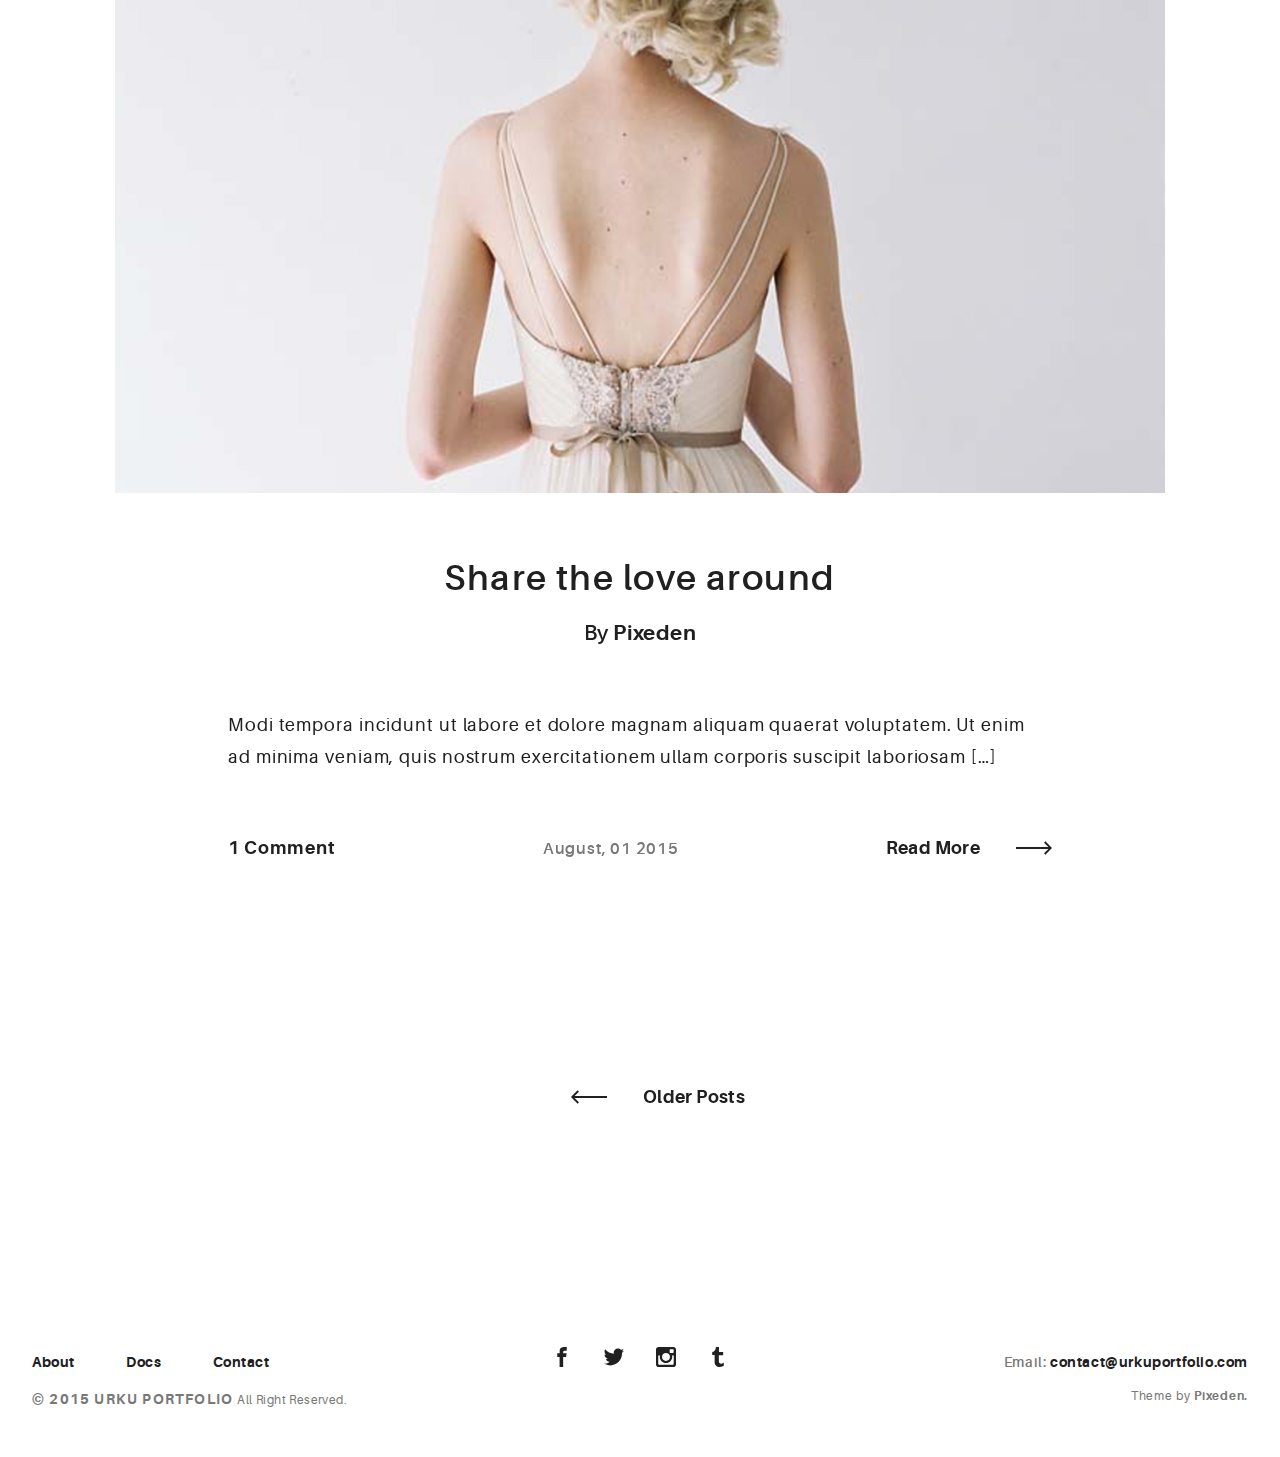
<file: blog.html>
<!DOCTYPE html>
<html>
  <head>
    <meta name="viewport" content="width=device-width, initial-scale=1.0">
    <meta charset="UTF-8">
    <title>Urku Portfolio :: Pixeden</title>
    <link rel="icon" type="image/svg+xml" href="assets/img/urku-ico.svg">
    <link rel="stylesheet" href="assets/css/aurora-pack.min.css">
    <link rel="stylesheet" href="assets/css/aurora-theme-base.min.css">
    <link rel="stylesheet" href="assets/css/urku.css">
  </head>
  <body class="top-fixed">
    <header class="ae-container-fluid ae-container-fluid--full rk-header ">
      <input type="checkbox" id="mobile-menu" class="rk-mobile-menu">
      <label for="mobile-menu">
        <svg>
          <use xlink:href="assets/img/symbols.svg#bar"></use>
        </svg>
        <svg>
          <use xlink:href="assets/img/symbols.svg#bar"></use>
        </svg>
        <svg>
          <use xlink:href="assets/img/symbols.svg#bar"></use>
        </svg>
      </label>
      <div class="ae-container-fluid rk-topbar">
        <h1 class="rk-logo"><a href="index.html">urku portfolio<sup>tm</sup></a></h1>
        <nav class="rk-navigation">
          <ul class="rk-menu">
            <li class="rk-menu__item"><a href="index.html" class="rk-menu__link">Home</a>
            </li>
            <li class="rk-menu__item"><a href="portfolio.html" class="rk-menu__link">Portfolio</a>
              <nav class="rk-menu__sub">
                <ul class="rk-container">
                  <li class="rk-menu__item"><a href="portfolio.html" class="rk-menu__link">Flex</a></li>
                  <li class="rk-menu__item"><a href="portfolio-alt.html" class="rk-menu__link">Switch</a></li>
                  <li class="rk-menu__item"><a href="portfolio-raw.html" class="rk-menu__link">Static</a></li>
                  <li class="rk-menu__item"><a href="portfolio-masonry.html" class="rk-menu__link">Masonry</a></li>
                </ul>
              </nav>
            </li>
            <li class="active rk-menu__item"><a href="blog.html" class="rk-menu__link">Blog</a>
            </li>
            <li class="rk-menu__item"><a href="#0" class="rk-menu__link">Pages</a>
              <nav class="rk-menu__sub">
                <ul class="rk-container">
                  <li class="rk-menu__item"><a href="about.html" class="rk-menu__link">About</a></li>
                  <li class="rk-menu__item"><a href="documentation.html" class="rk-menu__link">Documentation</a></li>
                  <li class="rk-menu__item"><a href="design-styles.html" class="rk-menu__link">Design Styles</a></li>
                </ul>
              </nav>
            </li>
            <li class="rk-menu__item"><a href="contact.html" class="rk-menu__link">Contact Us</a>
            </li>
          </ul>
          <form class="rk-search">
            <input type="text" placeholder="Search" id="urku-search" class="rk-search-field">
            <label for="urku-search">
              <svg>
                <use xlink:href="assets/img/symbols.svg#icon-search"></use>
              </svg>
            </label>
          </form>
        </nav>
      </div>
    </header>
    <section class="ae-container-fluid rk-main">
      <input type="radio" name="layout-ctrl" checked id="layout-base" class="layout-ctrl-input">
      <div class="ae-container-fluid rk-layout-ctrl-cont">
        <label for="layout-base" class="rk-layout-ctrl">
          <svg>
            <use xlink:href="assets/img/symbols.svg#icon-view-full"></use>
          </svg>
        </label>
      </div>
      <input type="radio" name="layout-ctrl" id="layout-grid" class="layout-ctrl-input">
      <div class="ae-container-fluid rk-layout-ctrl-cont">
        <label for="layout-grid" class="rk-layout-ctrl">
          <svg>
            <use xlink:href="assets/img/symbols.svg#icon-view-alt"></use>
          </svg>
        </label>
      </div>
      <div class="rk-layout-ctrl-mobile  layout-blog">
        <svg viewBox="0 0 9 9" class="layout-mob-1">
          <rect width="100%" height="100%" fill="currentColor"></rect>
        </svg>
        <svg viewBox="0 0 9 9" class="layout-mob-2">
          <rect width="100%" height="100%" fill="currentColor"></rect>
        </svg>
        <svg viewBox="0 0 9 9" class="layout-mob-3">
          <rect width="100%" height="100%" fill="currentColor"></rect>
        </svg>
        <svg viewBox="0 0 9 9" class="layout-mob-4">
          <rect width="100%" height="100%" fill="currentColor"></rect>
        </svg>
      </div>
      <section class="ae-container-fluid ae-container-fluid--inner rk-blog">
        <div class="rk-blog__items">
          <div class="rk-blog__item">
            <div class="post-img post-1 rk-landscape-alt rk-tosquare">
              <div class="item-meta">
                <p><a href="blog-post.html" class="arrow-button">Read More<span class="arrow-cont">
                      <svg>
                        <use xlink:href="assets/img/symbols.svg#arrow"></use>
                      </svg></span></a></p>
              </div>
            </div>
            <div class="blog-info">
              <h2 class="blog-info__title"> <a href="blog-post.html">All elements of a Post</a></h2>
              <h5 class="blog-info__author">By <a href="blog-post.html" class="ae-u-bolder">Pixeden</a></h5>
              <p class="blog-info__excerpt">Lorem ipsum dolor sit amet, consectetur adipiscing elit, sed do eiusmod tempor incididunt ut labore et dolore magna aliqua. Ut enim ad minim veniam, quis nostrud exercitation ullamco laboris nisi ut aliquip ex ea commodo consequat. Duis aute irure dolor <span>in reprehenderit in voluptate velit esse cillum dolore eu fugiat nulla pariatur</span></p>
            </div>
            <div class="blog-meta"><a href="blog-post.html" class="ae-u-bolder blog-meta__comments">3 Comments</a><span class="ae-kappa ae-u-bold blog-meta__date">August, 12 2015</span><a href="#0" class="arrow-button blog-meta__read-more">Read More<span class="arrow-cont">
                  <svg>
                    <use xlink:href="assets/img/symbols.svg#arrow"></use>
                  </svg></span></a></div>
          </div>
          <div class="rk-blog__item">
            <div class="post-img post-5 rk-landscape-alt rk-toportrait">
              <div class="item-meta">
                <p><a href="blog-post.html" class="arrow-button">Read More<span class="arrow-cont">
                      <svg>
                        <use xlink:href="assets/img/symbols.svg#arrow"></use>
                      </svg></span></a></p>
              </div>
            </div>
            <div class="blog-info">
              <h2 class="blog-info__title"> <a href="blog-post.html"> Free and Premium graphic</a></h2>
              <h5 class="blog-info__author">By <a href="blog-post.html" class="ae-u-bolder">Pixeden</a></h5>
              <p class="blog-info__excerpt">Neque porro quisquam est, qui dolorem ipsum quia dolor sit amet, consectetur, adipisci velit, sed quia non numquam eius modi tempora incidunt ut labore et dolore magnam aliquam quaerat voluptatem.Ut enim ad minima veniam, quis nostrum exercitationem ullam corporis suscipit <span>laboriosam, nisi ut aliquid ex ea commodi consequatur</span></p>
            </div>
            <div class="blog-meta"><a href="blog-post.html" class="ae-u-bolder blog-meta__comments">5 Comments</a><span class="ae-kappa ae-u-bold blog-meta__date">August, 08 2015</span><a href="#0" class="arrow-button blog-meta__read-more">Read More<span class="arrow-cont">
                  <svg>
                    <use xlink:href="assets/img/symbols.svg#arrow"></use>
                  </svg></span></a></div>
          </div>
          <div class="rk-blog__item">
            <div class="post-img post-7 rk-landscape-alt rk-tosquare">
              <div class="item-meta">
                <p><a href="blog-post.html" class="arrow-button">Read More<span class="arrow-cont">
                      <svg>
                        <use xlink:href="assets/img/symbols.svg#arrow"></use>
                      </svg></span></a></p>
              </div>
            </div>
            <div class="blog-info">
              <h2 class="blog-info__title"> <a href="blog-post.html">Only Images Sistem 02</a></h2>
              <h5 class="blog-info__author">By <a href="blog-post.html" class="ae-u-bolder">Pixeden</a></h5>
              <p class="blog-info__excerpt"></p>
            </div>
            <div class="blog-meta"><a href="blog-post.html" class="ae-u-bolder blog-meta__comments">3 Comments</a><span class="ae-kappa ae-u-bold blog-meta__date">August, 04 2015</span><a href="#0" class="arrow-button blog-meta__read-more">Read More<span class="arrow-cont">
                  <svg>
                    <use xlink:href="assets/img/symbols.svg#arrow"></use>
                  </svg></span></a></div>
          </div>
          <div class="rk-blog__item">
            <div class="post-img post-6 rk-landscape-alt rk-toportrait">
              <div class="item-meta">
                <p><a href="blog-post.html" class="arrow-button">Read More<span class="arrow-cont">
                      <svg>
                        <use xlink:href="assets/img/symbols.svg#arrow"></use>
                      </svg></span></a></p>
              </div>
            </div>
            <div class="blog-info">
              <h2 class="blog-info__title"> <a href="blog-post.html">Sublimmme Portfolio</a></h2>
              <h5 class="blog-info__author">By <a href="blog-post.html" class="ae-u-bolder">Pixeden</a></h5>
              <p class="blog-info__excerpt">Excepteur sint occaecat cupidatat non proident, sunt in culpa qui officia deserunt mollit anim id est laborum.Sed ut perspiciatis unde omnis iste natus error sit voluptatem accusantium doloremque laudantium, totam rem aperiam, eaque ipsa quae ab illo inventore veritatis et <span>quasi architecto beatae vitae dicta sunt explicabo. Excepteur sint occaecat cupidatat non proident, sunt in culpa qui officia deserunt mollit anim id est laborum.Sed ut perspiciatis unde omnis iste natus error sit voluptatem accusantium doloremque laudantium, totam rem aperiam, eaque ipsa quae ab illo inventore veritatis et quasi architecto beatae vitae dicta sunt explicabo</span></p>
            </div>
            <div class="blog-meta"><a href="blog-post.html" class="ae-u-bolder blog-meta__comments">2 Comments</a><span class="ae-kappa ae-u-bold blog-meta__date">August, 10 2015</span><a href="#0" class="arrow-button blog-meta__read-more">Read More<span class="arrow-cont">
                  <svg>
                    <use xlink:href="assets/img/symbols.svg#arrow"></use>
                  </svg></span></a></div>
          </div>
          <div class="rk-blog__item">
            <div class="post-img post-2 rk-landscape-alt rk-tosquare">
              <div class="item-meta">
                <p><a href="blog-post.html" class="arrow-button">Read More<span class="arrow-cont">
                      <svg>
                        <use xlink:href="assets/img/symbols.svg#arrow"></use>
                      </svg></span></a></p>
              </div>
            </div>
            <div class="blog-info">
              <h2 class="blog-info__title"> <a href="blog-post.html">Gallery Slider Sistem</a></h2>
              <h5 class="blog-info__author">By <a href="blog-post.html" class="ae-u-bolder">Pixeden</a></h5>
              <p class="blog-info__excerpt">Sed ut perspiciatis unde omnis iste natus error sit voluptatem accusantium doloremque laudantium, totam rem aperiam, eaque ipsa quae ab illo inventore veritatis et quasi architecto beatae vitae dicta sunt explicabo. Nemo enim ipsam voluptatem quia voluptas sit aspernatur aut <span>odit aut fugit, sed quia consequuntur magni dolores eos qui ratione voluptatem</span></p>
            </div>
            <div class="blog-meta"><a href="blog-post.html" class="ae-u-bolder blog-meta__comments">2 Comments</a><span class="ae-kappa ae-u-bold blog-meta__date">August, 09 2015</span><a href="#0" class="arrow-button blog-meta__read-more">Read More<span class="arrow-cont">
                  <svg>
                    <use xlink:href="assets/img/symbols.svg#arrow"></use>
                  </svg></span></a></div>
          </div>
          <div class="rk-blog__item">
            <div class="post-img post-8 rk-landscape-alt rk-tosquare">
              <div class="item-meta">
                <p><a href="blog-post.html" class="arrow-button">Read More<span class="arrow-cont">
                      <svg>
                        <use xlink:href="assets/img/symbols.svg#arrow"></use>
                      </svg></span></a></p>
              </div>
            </div>
            <div class="blog-info">
              <h2 class="blog-info__title"> <a href="blog-post.html">Design and Web resources</a></h2>
              <h5 class="blog-info__author">By <a href="blog-post.html" class="ae-u-bolder">Pixeden</a></h5>
              <p class="blog-info__excerpt">Duis aute irure dolor in reprehenderit in voluptate velit esse cillum dolore eu fugiat nulla pariatur. Excepteur sint occaecat cupidatat non proident, sunt in culpa qui officia deserunt mollit anim id est laborum.Sed ut perspiciatis unde omnis iste</p>
            </div>
            <div class="blog-meta"><a href="blog-post.html" class="ae-u-bolder blog-meta__comments">No Comment</a><span class="ae-kappa ae-u-bold blog-meta__date">August, 02 2015</span><a href="#0" class="arrow-button blog-meta__read-more">Read More<span class="arrow-cont">
                  <svg>
                    <use xlink:href="assets/img/symbols.svg#arrow"></use>
                  </svg></span></a></div>
          </div>
          <div class="rk-blog__item">
            <div class="post-img post-3 rk-landscape-alt rk-tosquare">
              <div class="item-meta">
                <p><a href="blog-post.html" class="arrow-button">Read More<span class="arrow-cont">
                      <svg>
                        <use xlink:href="assets/img/symbols.svg#arrow"></use>
                      </svg></span></a></p>
              </div>
            </div>
            <div class="blog-info">
              <h2 class="blog-info__title"> <a href="blog-post.html">Video System</a></h2>
              <h5 class="blog-info__author">By <a href="blog-post.html" class="ae-u-bolder">Pixeden</a></h5>
              <p class="blog-info__excerpt">Qui dolorem ipsum quia dolor sit amet, consectetur, adipisci velit, sed quia non numquam eius modi tempora incidunt ut labore et dolore magnam aliquam quaerat voluptatem. Ut enim ad minima veniam, quis nostrum exercitationem ullam corporis suscipit laboriosam, nisi ut <span>aliquid ex ea commodi consequatur</span></p>
            </div>
            <div class="blog-meta"><a href="blog-post.html" class="ae-u-bolder blog-meta__comments">2 Comments</a><span class="ae-kappa ae-u-bold blog-meta__date">August, 04 2015</span><a href="#0" class="arrow-button blog-meta__read-more">Read More<span class="arrow-cont">
                  <svg>
                    <use xlink:href="assets/img/symbols.svg#arrow"></use>
                  </svg></span></a></div>
          </div>
          <div class="rk-blog__item">
            <div class="post-img post-4 rk-landscape-alt rk-tosquare">
              <div class="item-meta">
                <p><a href="blog-post.html" class="arrow-button">Read More<span class="arrow-cont">
                      <svg>
                        <use xlink:href="assets/img/symbols.svg#arrow"></use>
                      </svg></span></a></p>
              </div>
            </div>
            <div class="blog-info">
              <h2 class="blog-info__title"> <a href="blog-post.html">Only Images</a></h2>
              <h5 class="blog-info__author">By <a href="blog-post.html" class="ae-u-bolder">Pixeden</a></h5>
              <p class="blog-info__excerpt"></p>
            </div>
            <div class="blog-meta"><a href="blog-post.html" class="ae-u-bolder blog-meta__comments">No Comment</a><span class="ae-kappa ae-u-bold blog-meta__date">August, 01 2015</span><a href="#0" class="arrow-button blog-meta__read-more">Read More<span class="arrow-cont">
                  <svg>
                    <use xlink:href="assets/img/symbols.svg#arrow"></use>
                  </svg></span></a></div>
          </div>
          <div class="rk-blog__item">
            <div class="post-img post-9 rk-landscape-alt rk-toportrait">
              <div class="item-meta">
                <p><a href="blog-post.html" class="arrow-button">Read More<span class="arrow-cont">
                      <svg>
                        <use xlink:href="assets/img/symbols.svg#arrow"></use>
                      </svg></span></a></p>
              </div>
            </div>
            <div class="blog-info">
              <h2 class="blog-info__title"> <a href="blog-post.html">Share the love around</a></h2>
              <h5 class="blog-info__author">By <a href="blog-post.html" class="ae-u-bolder">Pixeden</a></h5>
              <p class="blog-info__excerpt">Modi tempora incidunt ut labore et dolore magnam aliquam quaerat voluptatem. Ut enim ad minima veniam, quis nostrum exercitationem ullam corporis suscipit laboriosam</p>
            </div>
            <div class="blog-meta"><a href="blog-post.html" class="ae-u-bolder blog-meta__comments">1 Comment</a><span class="ae-kappa ae-u-bold blog-meta__date">August, 01 2015</span><a href="#0" class="arrow-button blog-meta__read-more">Read More<span class="arrow-cont">
                  <svg>
                    <use xlink:href="assets/img/symbols.svg#arrow"></use>
                  </svg></span></a></div>
          </div>
        </div>
      </section>
      <div class="ae-container-fluid au-pb-4 group-buttons"><a href="#0" class="arrow-button arrow-button--reverse arrow-button--center">Older Posts
          <div class="arrow-cont arrow-cont-rev">
            <svg>
              <use xlink:href="assets/img/symbols.svg#arrow"></use>
            </svg>
          </div></a></div>
    </section>
    <footer class="ae-container-fluid rk-footer ">
      <div class="ae-grid ae-grid--collapse">
        <div class="ae-grid__item item-lg-4 au-xs-ta-center au-lg-ta-left">
          <ul class="rk-menu rk-footer-menu">
            <li class="rk-menu__item"><a href="about.html" class="rk-menu__link">About</a>
            </li>
            <li class="rk-menu__item"><a href="documentation.html" class="rk-menu__link">Docs</a>
            </li>
            <li class="rk-menu__item"><a href="contact.html" class="rk-menu__link">Contact</a>
            </li>
          </ul>
          <p class="rk-footer__text rk-footer__copy "> <span class="ae-u-bold">© </span><span class="ae-u-bolder">2015 URKU PORTFOLIO </span>All Right Reserved.</p>
        </div>
        <div class="ae-grid__item item-lg-4 au-xs-ta-center"><a href="#0" class="rk-social-btn ">
            <svg>
              <use xlink:href="assets/img/symbols.svg#icon-facebook"></use>
            </svg></a><a href="#0" class="rk-social-btn ">
            <svg>
              <use xlink:href="assets/img/symbols.svg#icon-twitter"></use>
            </svg></a><a href="#0" class="rk-social-btn ">
            <svg>
              <use xlink:href="assets/img/symbols.svg#icon-pinterest"></use>
            </svg></a><a href="#0" class="rk-social-btn ">
            <svg>
              <use xlink:href="assets/img/symbols.svg#icon-tumblr"></use>
            </svg></a></div>
        <div class="ae-grid__item item-lg-4 au-xs-ta-center au-lg-ta-right">
          <p class="rk-footer__text rk-footer__contact "> <span class="ae-u-bold">Email: </span><span class="ae-u-bolder"> <a href="#0" class="rk-dark-color ">contact@urkuportfolio.com </a></span></p>
          <p class="rk-footer__text rk-footer__by">Theme by <a href="http://pixeden.com" class="ae-u-bolder">Pixeden.</a></p>
        </div>
      </div>
    </footer>
    <script src="assets/js/svg4everybody.min.js"></script>
    <script>svg4everybody();</script>
  </body>
</html>
</file>
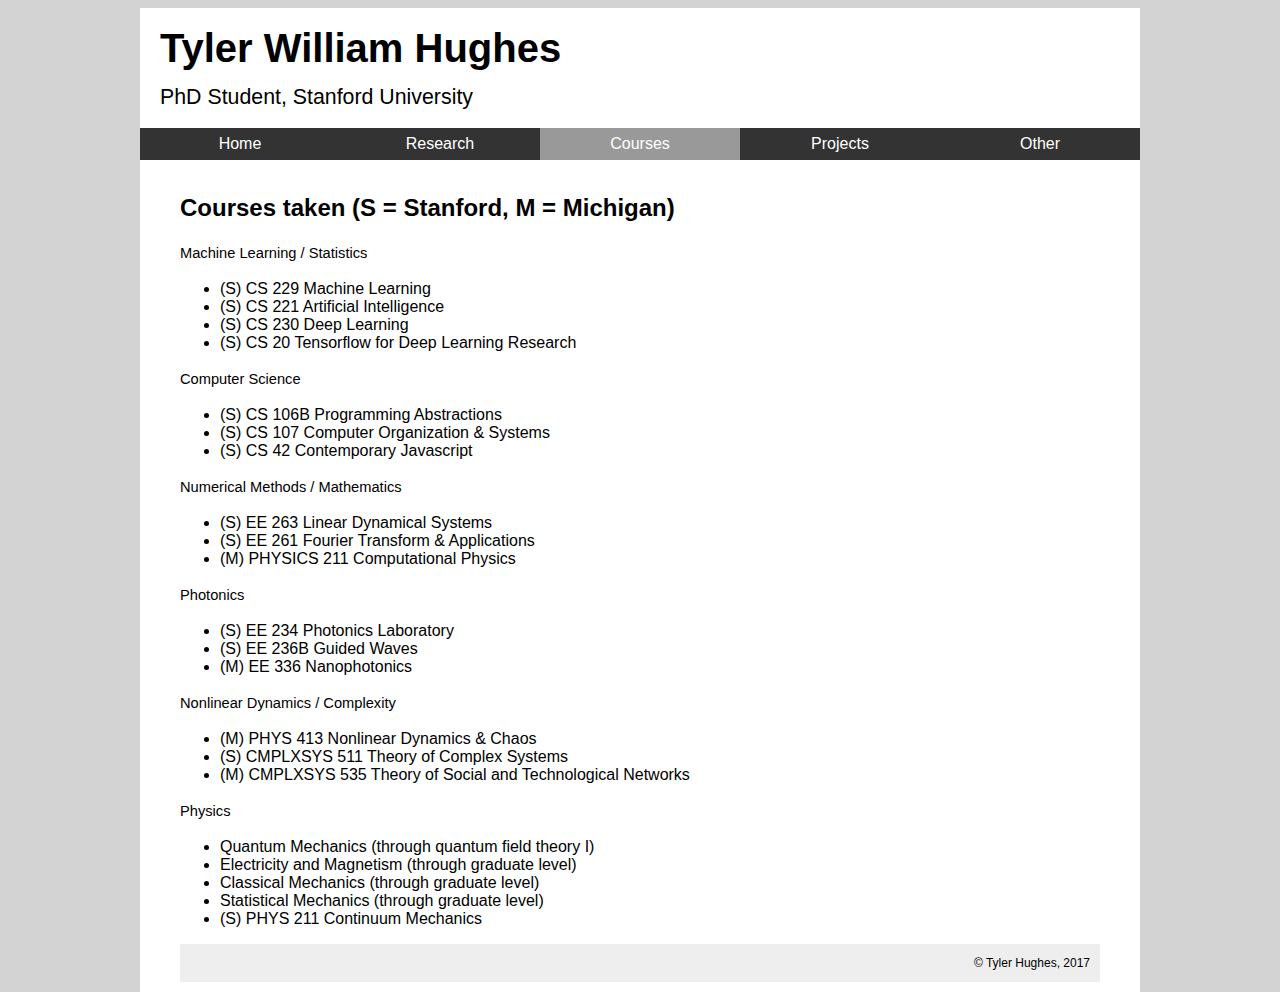
<file: courses.html>
<!DOCTYPE html>
<html>

<head>
<title>Tyler Hughes - Projects</title>
<style>html{overflow-y:scroll}body{background-color:#d3d3d3;font-family:Verdana,Geneva,sans-serif;font-weight:400;color:#000}h1,h2,h3,h4,h5,h6{}p{font-size:11pt;line-height:1.5em}#container{width:1000px;margin:0 auto 0 auto;background-color:#fff}#header{padding:13px 20px 10px 20px}#header .name{display:inline-table}#header .title{display:inline-table}#header h1{font-family:Arial-Black,Gadget,sans-serif;font-size:30pt;font-weight:bold;margin:5px 0 5px 0}#header p{font-family:Arial-Black,Gadget,sans-serif;font-size:16pt;margin:5px 0 5px 0}#header a{text-decoration:none;color:#000}#header a:hover{color:#000}div#page_body{width:1000px}div#index_page_contents,div#index_picture_frame,div#left_menu,div#page_contents,div#contact_page_contents,div#contact_picture_frame{padding:10px 10px 10px 10px;min-height:100px;float:left}div#page_contents{width:920px;padding:10px 40px 10px 40px;background-color:#fff}div#index_page_contents{width:550px;padding:10px 10px 10px 40px;background-color:#fff}div#index_picture_frame{width:380px;background-color:#fff}div#contact_page_contents{width:450px;padding:10px 10px 10px 40px;background-color:#fff}div#contact_picture_frame{width:480px;background-color:#fff}div#top_menu{background-color:#333;width:1000px;display:inline-table;padding:0 0 0 0}div#top_menu ul{list-style-type:none;padding:0 0 0 0;margin:0 0 0 0}div#top_menu li{text-align:center;padding:7px 0 7px 0;width:20%;display:inline;float:left}div#top_menu li:hover{background-color:#999}div#top_menu li.active{background-color:#999}div#top_menu a{background-color:#0f0;text-decoration:none;color:#fff}div#footer{font-size:15pt;clear:both;padding:10px 10px 10px 10px;background-color:#eee}div#footer .copyright{font-size:9pt;text-align:right;margin:0 0 0 0}img.noborder{border:0;margin:0;padding:0}a.icon{text-decoration:none}a{text-decoration:none}p.tab{margin-left:30px}p.tabtab{margin-left:60px}div#index_page_contents li{font-size:11pt;line-height:1.5em}</style>
<link rel="shortcut icon" type="image/x-icon" href="favicon.ico"/>
</head>

<body>
  <div id="container">

    <div id="header">
      <span class="name">
	<h1><a href="index.html">Tyler William Hughes</a></h1>
	<p class="title"> PhD Student, Stanford University</p>
      </span>
    </div>

    <div id="top_menu">
      <ul>
	<a href="index.html"><li>Home</li></a>      	
	<a href="research.html"><li>Research</li></a>
    <a href="courses.html"><li class="active">Courses</li></a>    
    <a href="projects.html"><li>Projects</li></a>
    <a href="other.html"><li>Other</li></a>
  </ul>
    </div>
    <div id="page_body">
      <div id="page_contents">
	<h2>Courses taken (S = Stanford, M = Michigan)</h2>

		<p>  Machine Learning / Statistics
	<ul>
		<li>(S) CS 229  Machine Learning </li>
		<li>(S) CS 221  Artificial Intelligence</li>
		<li>(S) CS 230  Deep Learning</li> 
        <li>(S) CS 20  Tensorflow for Deep Learning Research</li>         
	</ul>    
	   </p>

        <p>  Computer Science 
    <ul>
        <li>(S) CS 106B Programming Abstractions </li>
        <li>(S) CS 107  Computer Organization & Systems</li>
        <li>(S) CS 42  Contemporary Javascript</li> 
    </ul>
       </p>

        <p>  Numerical Methods / Mathematics
    <ul>
        <li>(S) EE 263 Linear Dynamical Systems </li>
        <li>(S) EE 261  Fourier Transform & Applications</li>
        <li>(M) PHYSICS 211 Computational Physics</li> 
    </ul>
       </p> 

        <p>  Photonics
    <ul>
        <li>(S) EE 234 Photonics Laboratory </li>
        <li>(S) EE 236B Guided Waves</li>
        <li>(M) EE 336 Nanophotonics</li> 
    </ul>
       </p> 

        <p>  Nonlinear Dynamics / Complexity
    <ul>
        <li>(M) PHYS 413 Nonlinear Dynamics & Chaos </li>
        <li>(S) CMPLXSYS 511  Theory of Complex Systems</li>
        <li>(M) CMPLXSYS 535 Theory of Social and Technological Networks</li> 
    </ul>
       </p> 

       <p>  Physics
    <ul>
        <li>Quantum Mechanics (through quantum field theory I) </li>
        <li>Electricity and Magnetism (through graduate level)</li>
        <li>Classical Mechanics (through graduate level)</li> 
        <li>Statistical Mechanics (through graduate level)</li> 
        <li>(S) PHYS 211 Continuum Mechanics</li> 

    </ul>
       </p> 






    <div id="footer">
      <p class="copyright">
	&#169 Tyler Hughes, 2017
      </p>
    </div>
  </div>
</body>
</html>
</file>
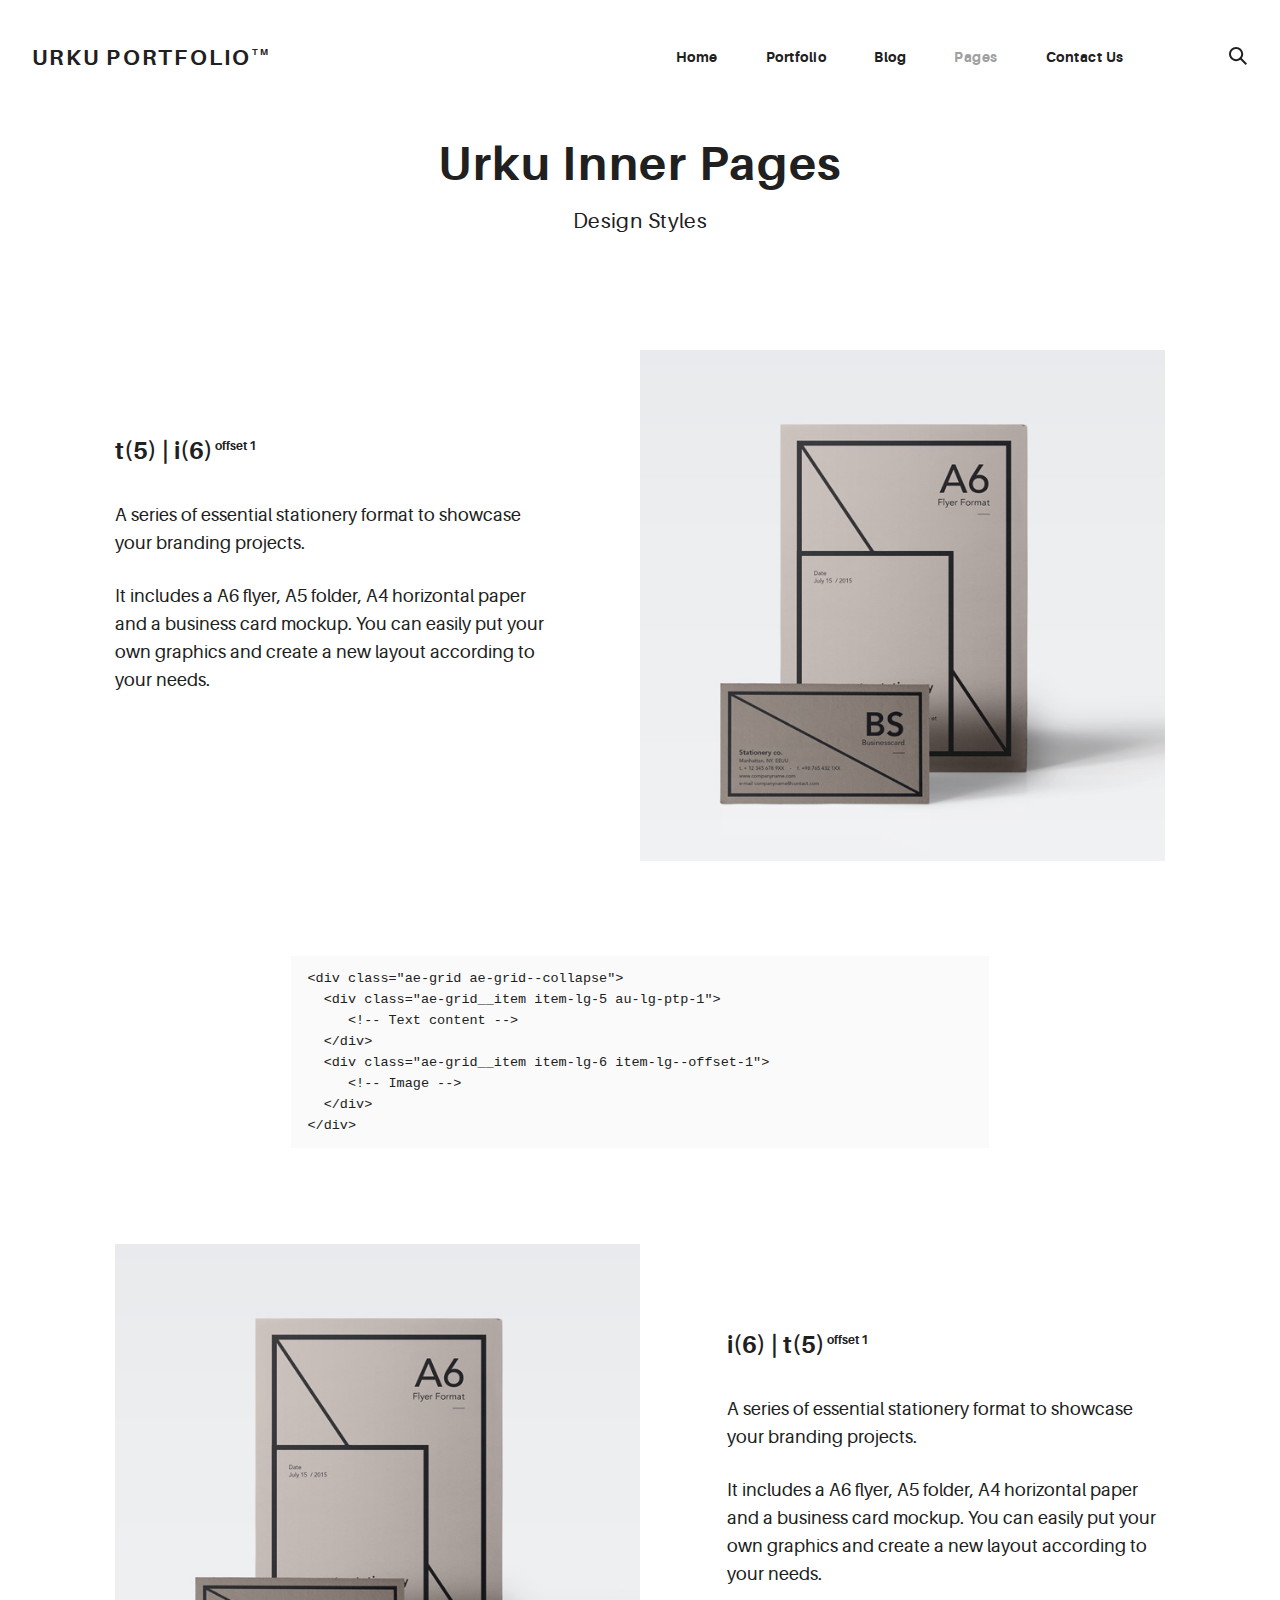
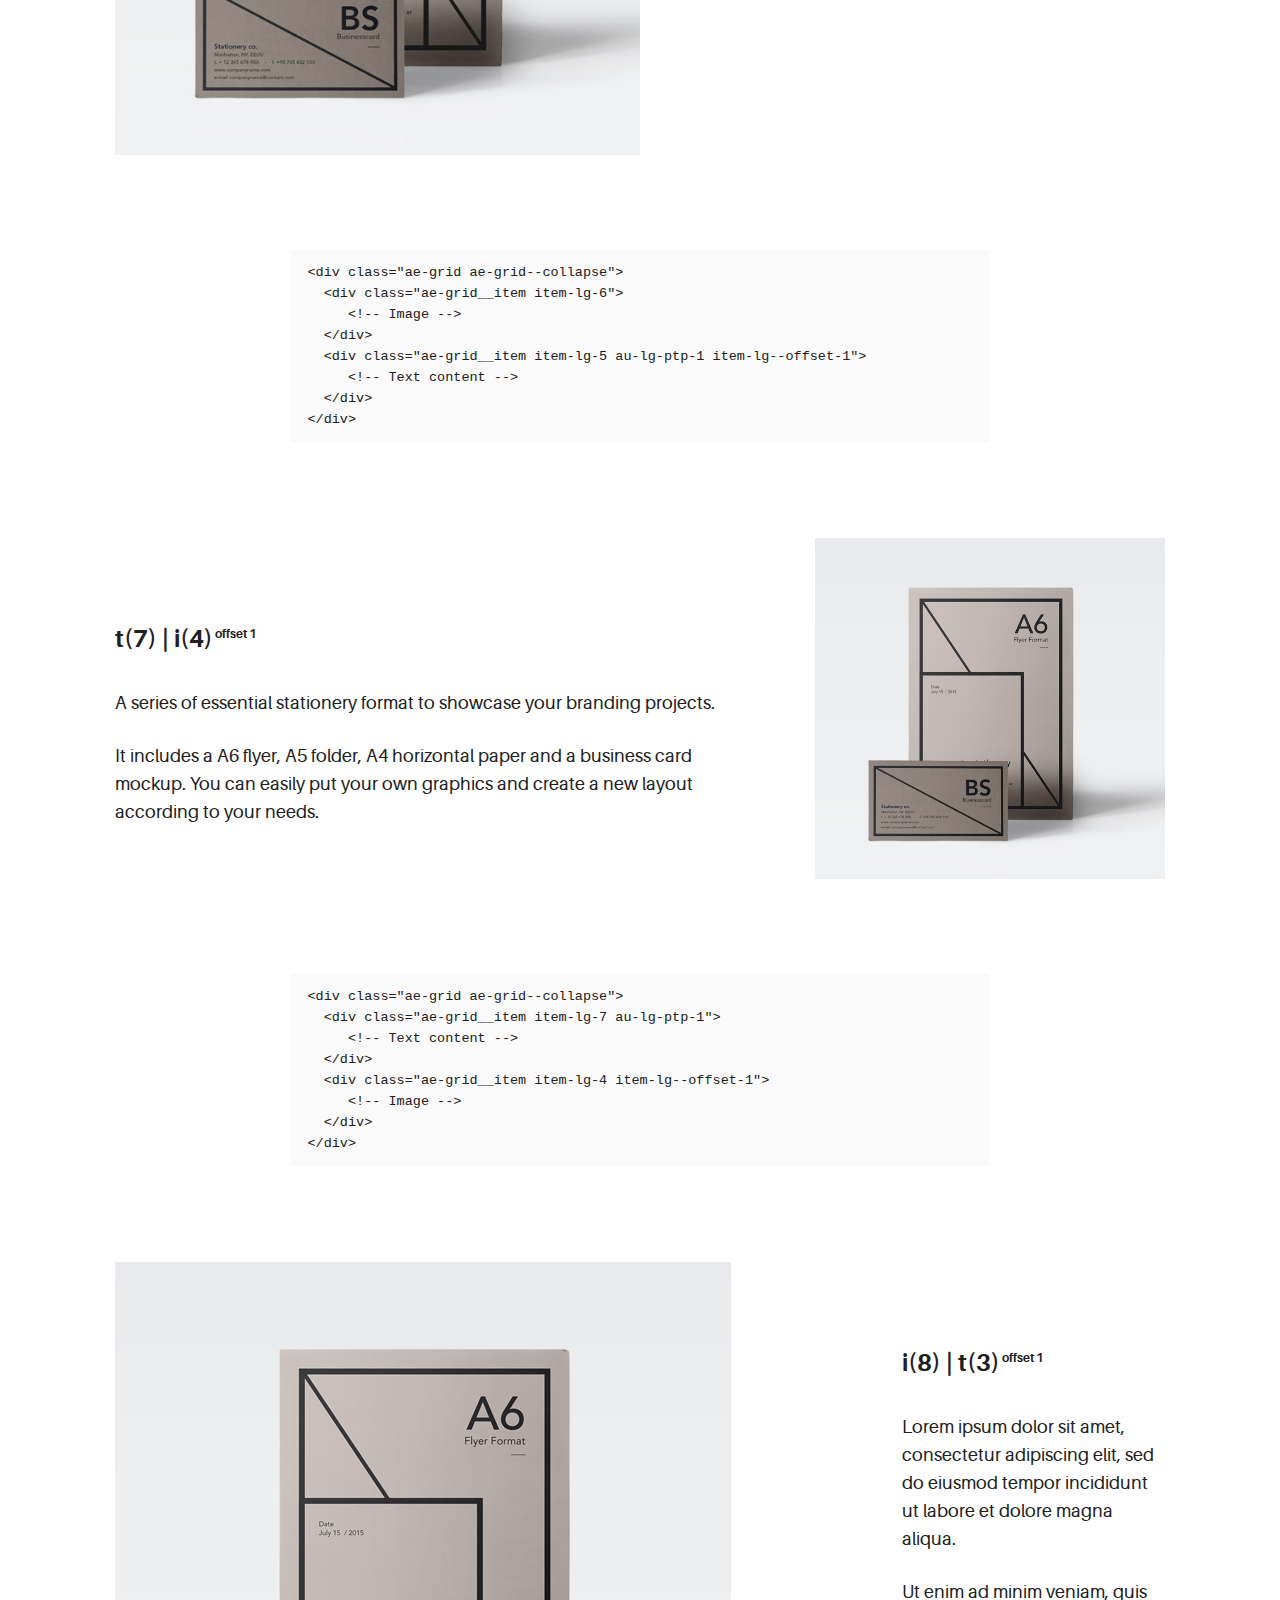
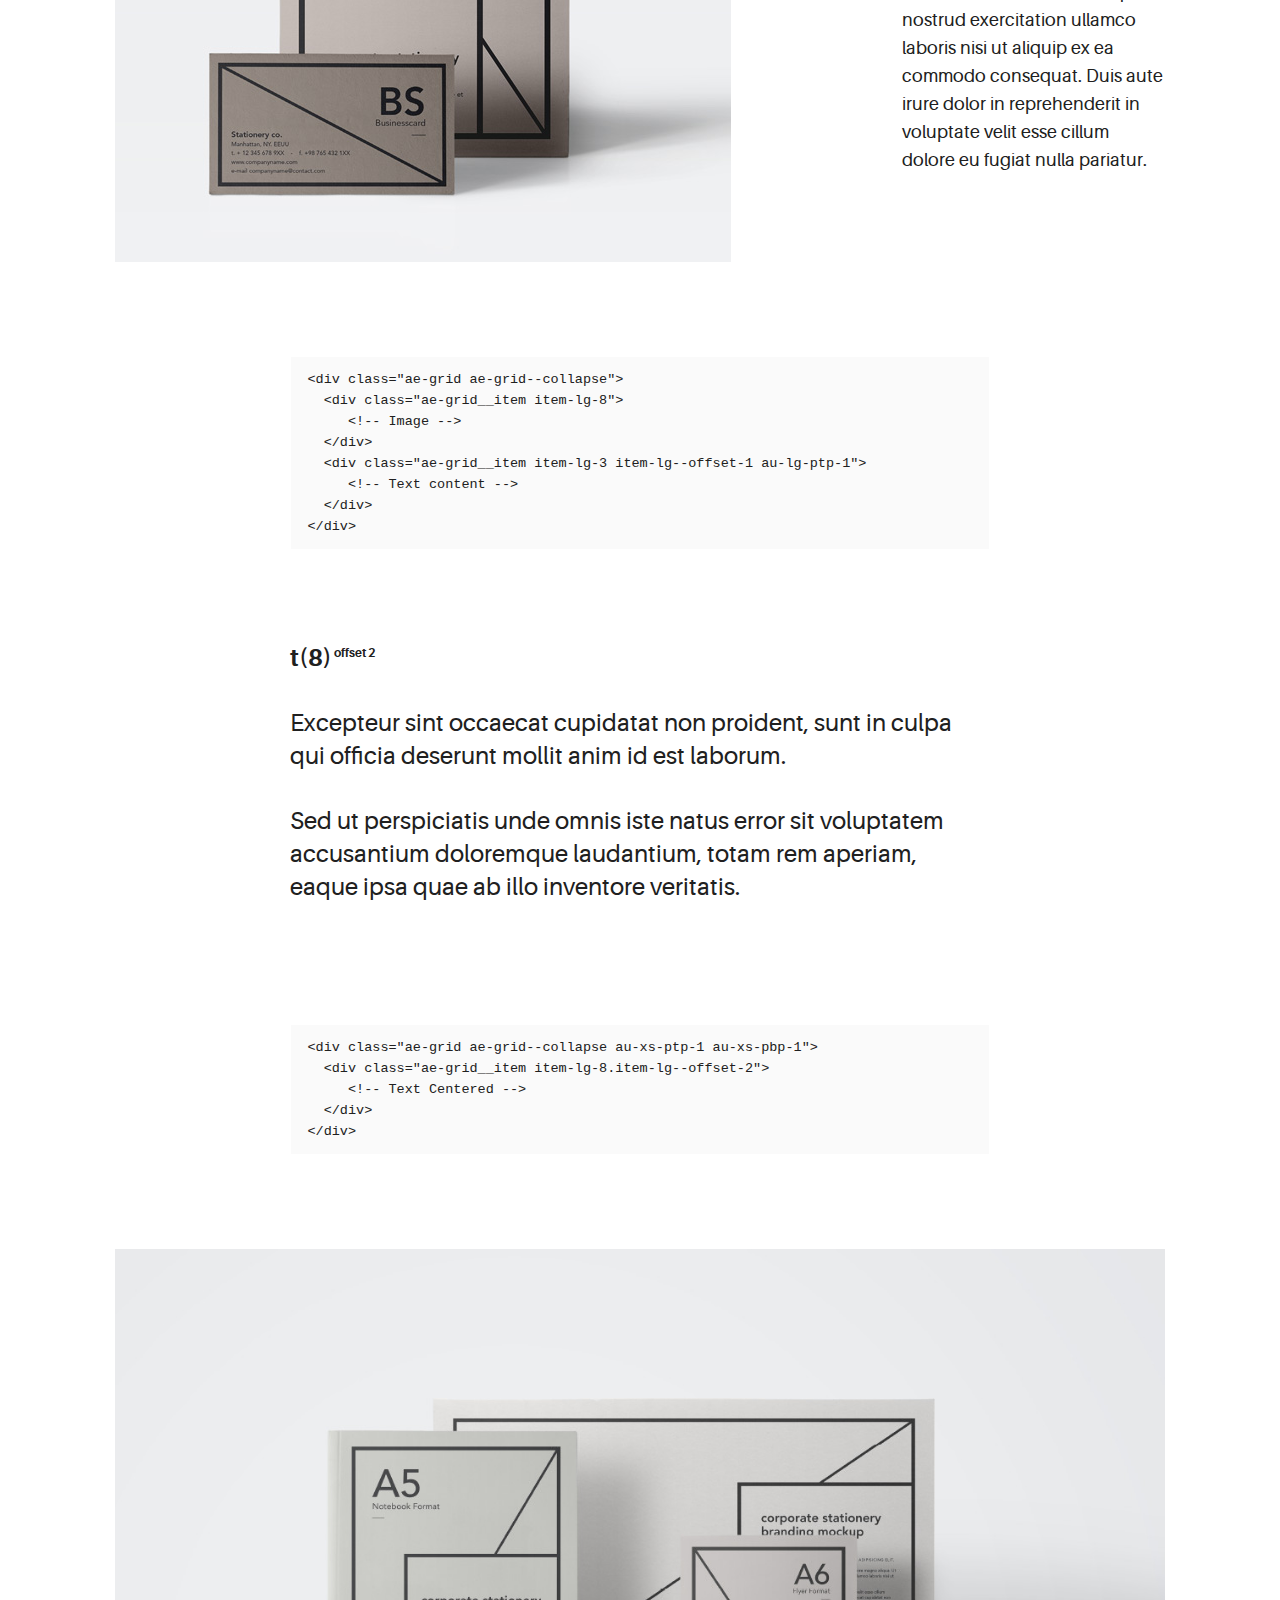
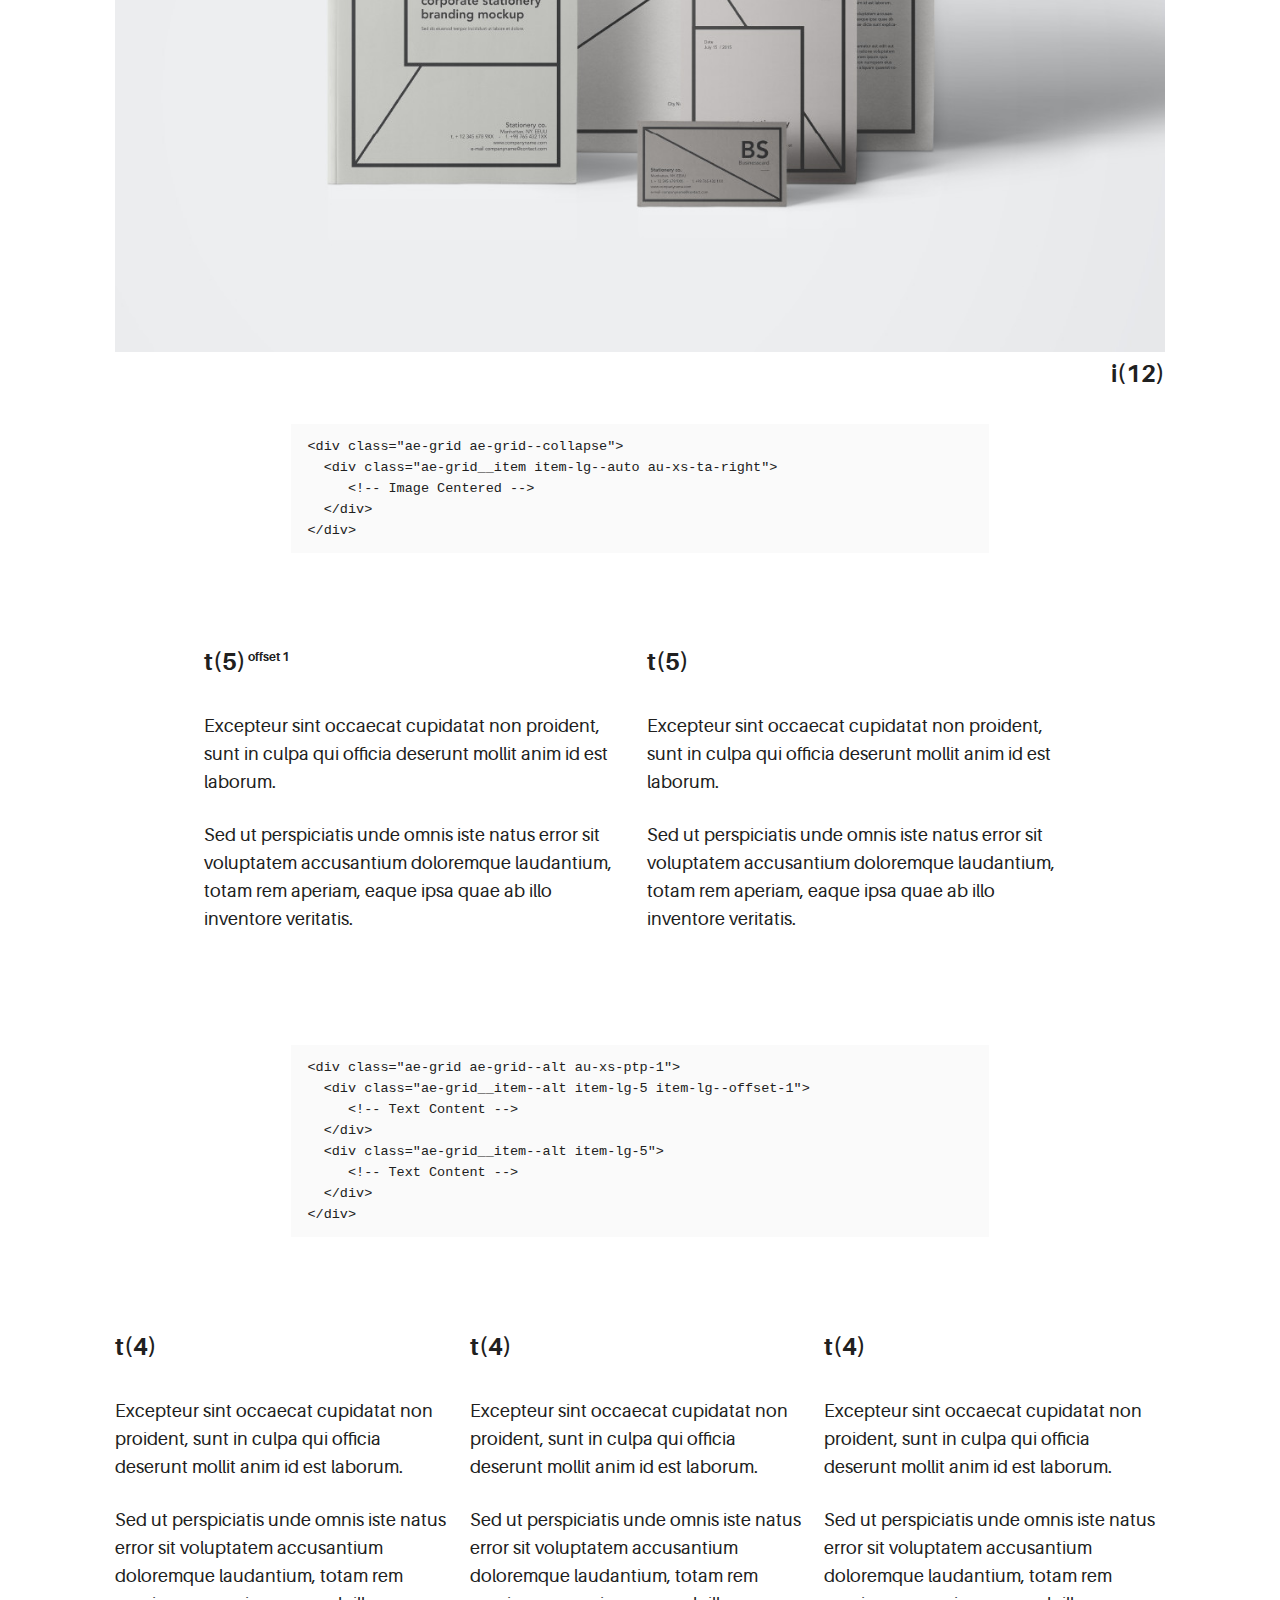
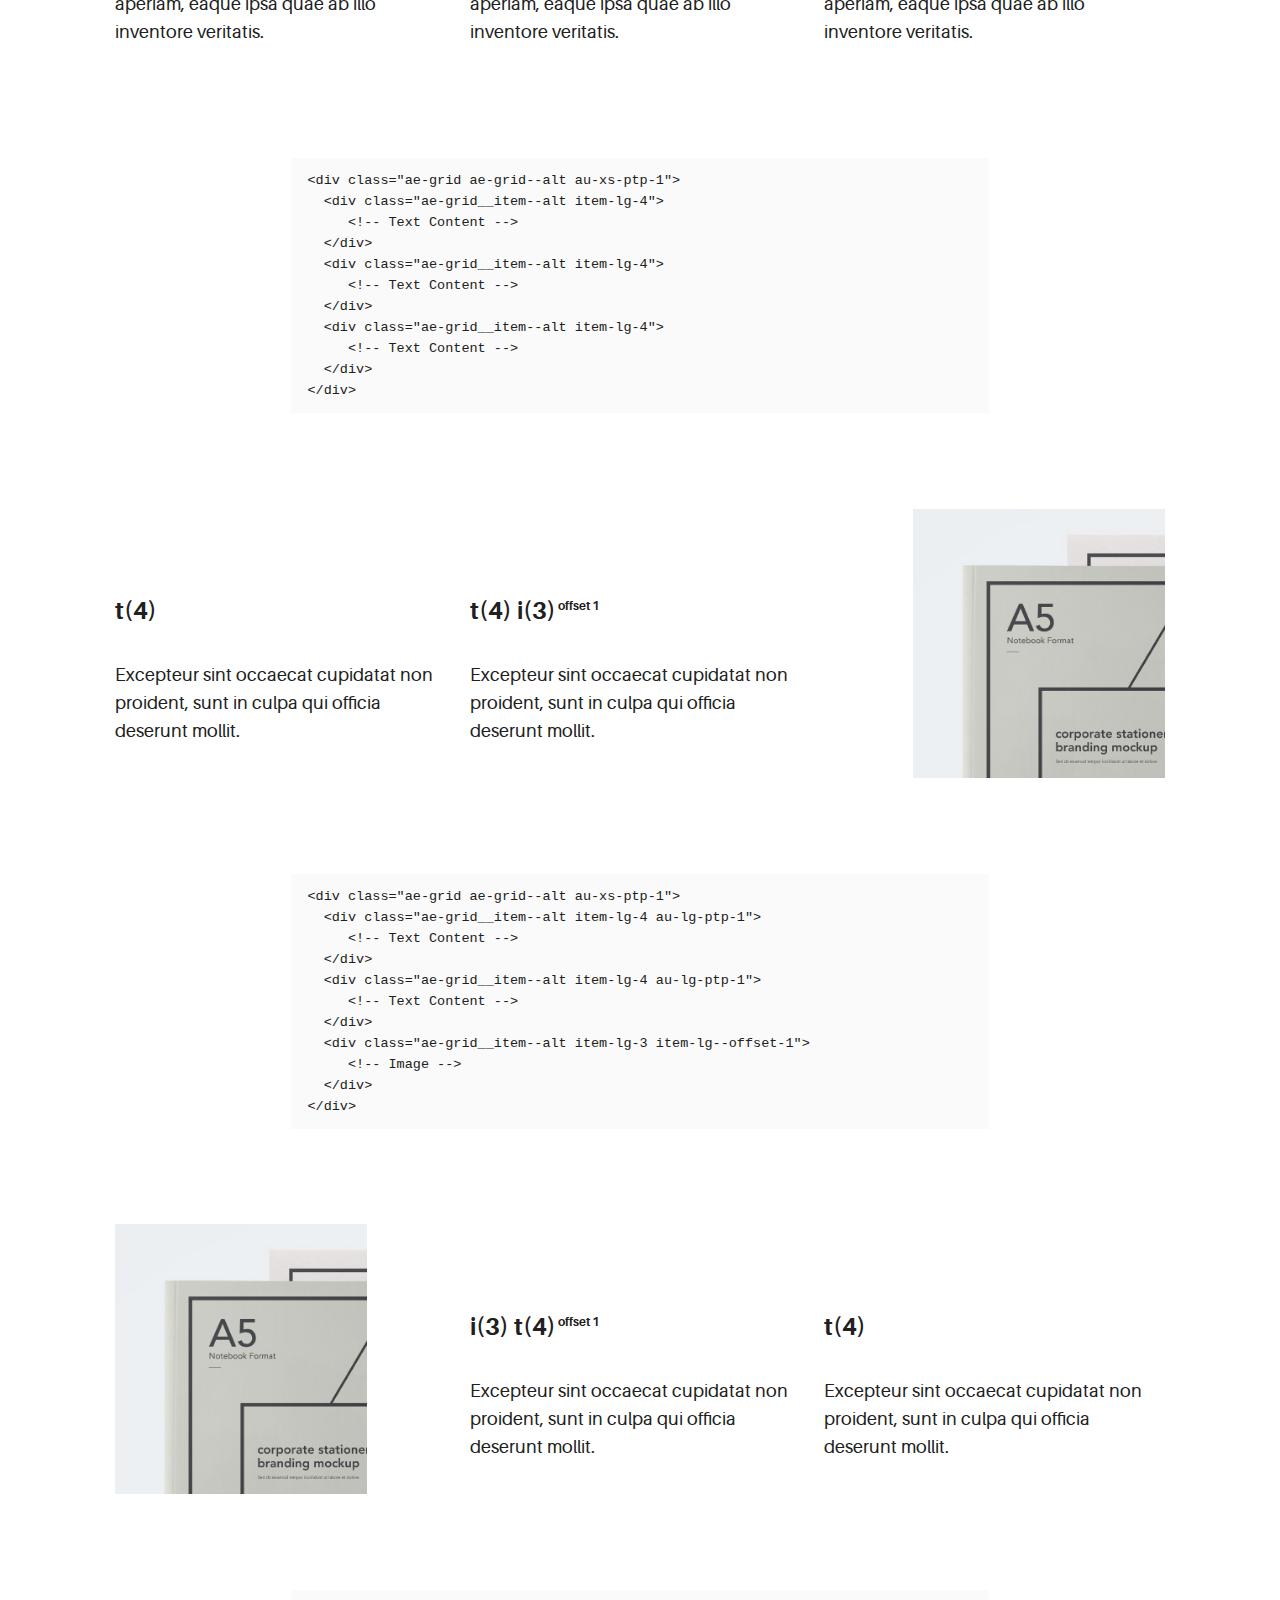
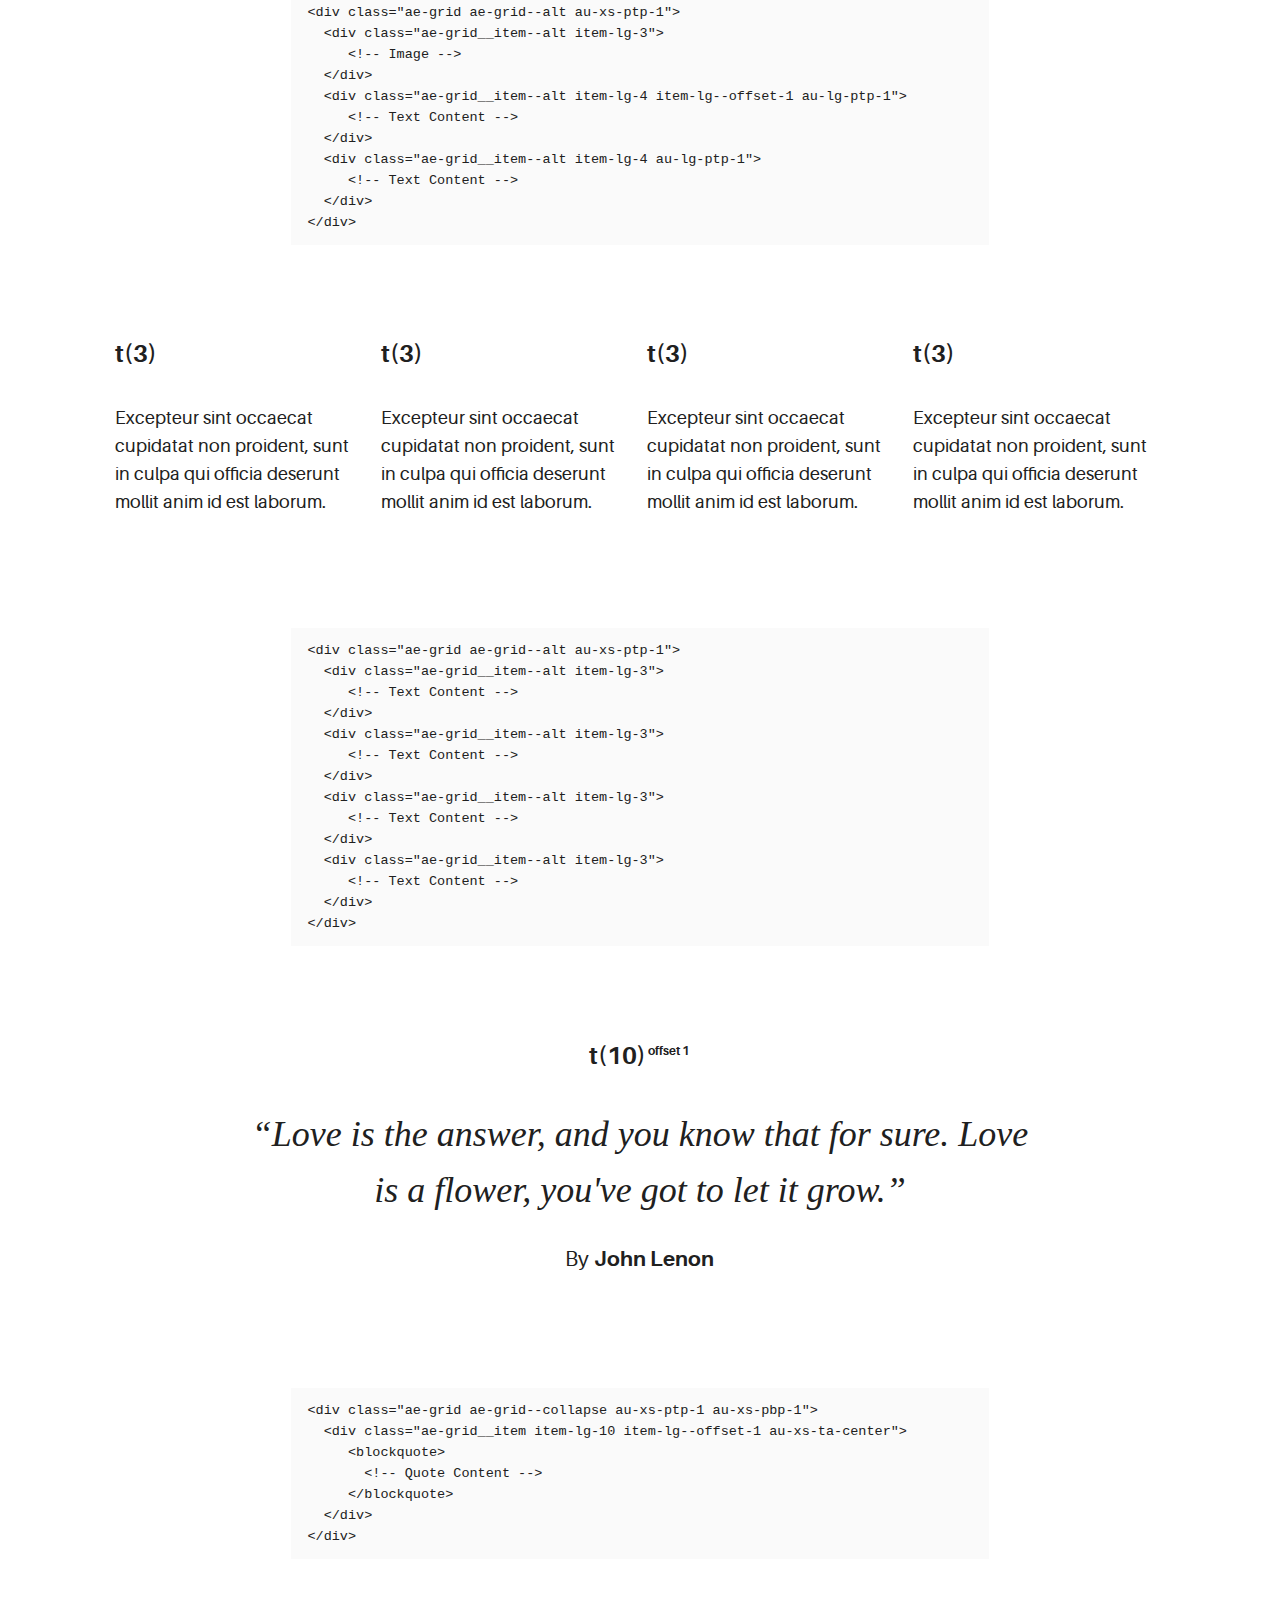
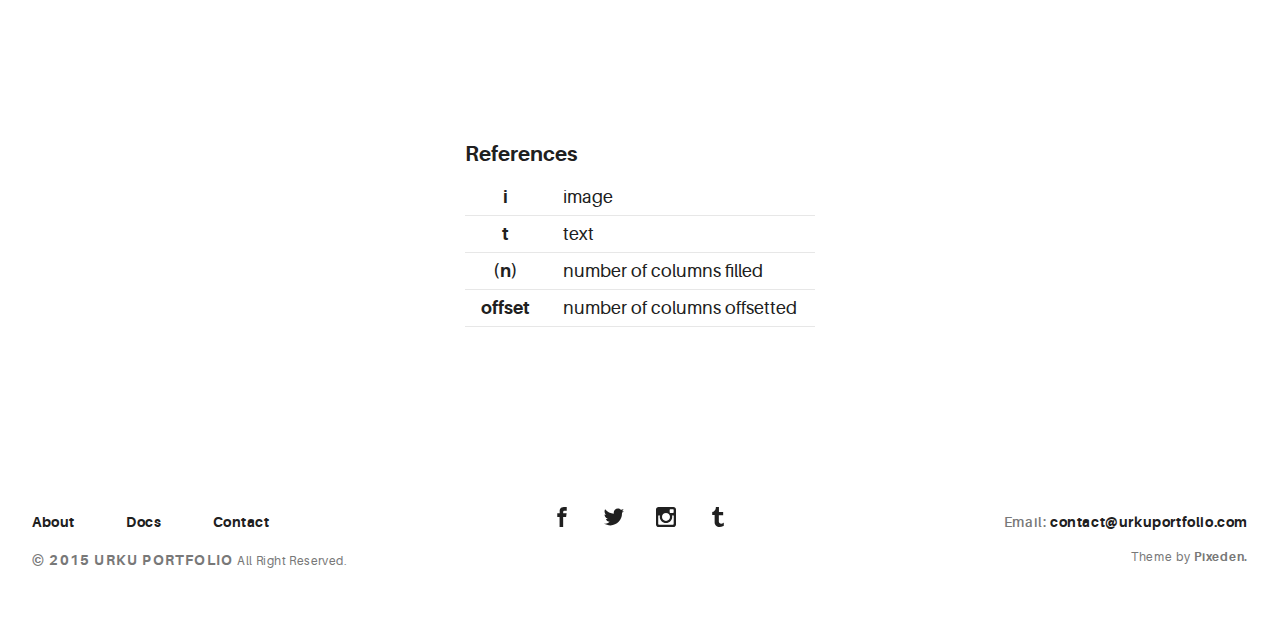
<file: design-styles.html>
<!DOCTYPE html>
<html>
  <head>
    <meta name="viewport" content="width=device-width, initial-scale=1.0">
    <meta charset="UTF-8">
    <title>Urku Portfolio :: Pixeden</title>
    <link rel="icon" type="image/svg+xml" href="assets/img/urku-ico.svg">
    <link rel="stylesheet" href="assets/css/aurora-pack.min.css">
    <link rel="stylesheet" href="assets/css/aurora-theme-base.min.css">
    <link rel="stylesheet" href="assets/css/urku.css">
  </head>
  <body class="top-fixed">
    <header class="ae-container-fluid ae-container-fluid--full rk-header ">
      <input type="checkbox" id="mobile-menu" class="rk-mobile-menu">
      <label for="mobile-menu">
        <svg>
          <use xlink:href="assets/img/symbols.svg#bar"></use>
        </svg>
        <svg>
          <use xlink:href="assets/img/symbols.svg#bar"></use>
        </svg>
        <svg>
          <use xlink:href="assets/img/symbols.svg#bar"></use>
        </svg>
      </label>
      <div class="ae-container-fluid rk-topbar">
        <h1 class="rk-logo"><a href="index.html">urku portfolio<sup>tm</sup></a></h1>
        <nav class="rk-navigation">
          <ul class="rk-menu">
            <li class="rk-menu__item"><a href="index.html" class="rk-menu__link">Home</a>
            </li>
            <li class="rk-menu__item"><a href="portfolio.html" class="rk-menu__link">Portfolio</a>
              <nav class="rk-menu__sub">
                <ul class="rk-container">
                  <li class="rk-menu__item"><a href="portfolio.html" class="rk-menu__link">Flex</a></li>
                  <li class="rk-menu__item"><a href="portfolio-alt.html" class="rk-menu__link">Switch</a></li>
                  <li class="rk-menu__item"><a href="portfolio-raw.html" class="rk-menu__link">Static</a></li>
                  <li class="rk-menu__item"><a href="portfolio-masonry.html" class="rk-menu__link">Masonry</a></li>
                </ul>
              </nav>
            </li>
            <li class="rk-menu__item"><a href="blog.html" class="rk-menu__link">Blog</a>
            </li>
            <li class="active rk-menu__item"><a href="#0" class="rk-menu__link">Pages</a>
              <nav class="rk-menu__sub">
                <ul class="rk-container">
                  <li class="rk-menu__item"><a href="about.html" class="rk-menu__link">About</a></li>
                  <li class="rk-menu__item"><a href="documentation.html" class="rk-menu__link">Documentation</a></li>
                  <li class="rk-menu__item"><a href="design-styles.html" class="rk-menu__link">Design Styles</a></li>
                </ul>
              </nav>
            </li>
            <li class="rk-menu__item"><a href="contact.html" class="rk-menu__link">Contact Us</a>
            </li>
          </ul>
          <form class="rk-search">
            <input type="text" placeholder="Search" id="urku-search" class="rk-search-field">
            <label for="urku-search">
              <svg>
                <use xlink:href="assets/img/symbols.svg#icon-search"></use>
              </svg>
            </label>
          </form>
        </nav>
      </div>
    </header>
    <section class="ae-container-fluid ae-container-fluid--full rk-main">
      <div class="item-inside__meta">
        <h1 class="ae-u-bolder rk-portfolio-title ">Urku Inner Pages</h1>
        <p class="ae-theta rk-portfolio-category ">Design Styles</p>
      </div>
      <div class="ae-container-fluid ae-container-fluid--inner">
        <div class="ae-grid ae-grid--collapse au-xs-ptp-1">
          <div class="ae-grid__item item-lg-5 au-lg-ptp-1">
            <h4 class="ae-u-bolder">t(5) | i(6)<sup class="ae-mi"> offset 1</sup></h4>
            <p>A series of essential stationery format to showcase your branding projects. </p>
            <p>It includes a A6 flyer, A5 folder, A4 horizontal paper and a business card mockup. You can easily put your own graphics and create a new layout according to your needs.</p>
          </div>
          <div class="ae-grid__item item-lg-6 item-lg--offset-1"><img src="assets/img/inner-1.jpg" alt="Urku Portfolio"></div>
        </div>
        <div class="ae-grid au-xs-ptp-1">
          <div class="ae-grid__item item-lg-8 item-lg--offset-2">
            <pre><code>&lt;div class=&quot;ae-grid ae-grid--collapse&quot;&gt; 
  &lt;div class=&quot;ae-grid__item item-lg-5 au-lg-ptp-1&quot;&gt;
     &lt;!-- Text content --&gt;
  &lt;/div&gt;
  &lt;div class=&quot;ae-grid__item item-lg-6 item-lg--offset-1&quot;&gt;
     &lt;!-- Image --&gt;
  &lt;/div&gt;
&lt;/div&gt;</code></pre>
          </div>
        </div>
        <div class="ae-grid ae-grid--collapse au-xs-ptp-1">
          <div class="ae-grid__item item-lg-6"><img src="assets/img/inner-1.jpg" alt="Urku Portfolio"></div>
          <div class="ae-grid__item item-lg-5 au-lg-ptp-1 item-lg--offset-1">
            <h4 class="ae-u-bolder">i(6) | t(5)<sup class="ae-mi"> offset 1</sup></h4>
            <p>A series of essential stationery format to showcase your branding projects. </p>
            <p>It includes a A6 flyer, A5 folder, A4 horizontal paper and a business card mockup. You can easily put your own graphics and create a new layout according to your needs.</p>
          </div>
        </div>
        <div class="ae-grid au-xs-ptp-1">
          <div class="ae-grid__item item-lg-8 item-lg--offset-2">
            <pre><code>&lt;div class=&quot;ae-grid ae-grid--collapse&quot;&gt; 
  &lt;div class=&quot;ae-grid__item item-lg-6&quot;&gt;
     &lt;!-- Image --&gt;
  &lt;/div&gt;
  &lt;div class=&quot;ae-grid__item item-lg-5 au-lg-ptp-1 item-lg--offset-1&quot;&gt;
     &lt;!-- Text content --&gt;
  &lt;/div&gt;
&lt;/div&gt;</code></pre>
          </div>
        </div>
        <div class="ae-grid ae-grid--collapse au-xs-ptp-1">
          <div class="ae-grid__item item-lg-7 au-lg-ptp-1">
            <h4 class="ae-u-bolder">t(7) | i(4)<sup class="ae-mi"> offset 1</sup></h4>
            <p>A series of essential stationery format to showcase your branding projects. </p>
            <p>It includes a A6 flyer, A5 folder, A4 horizontal paper and a business card mockup. You can easily put your own graphics and create a new layout according to your needs.</p>
          </div>
          <div class="ae-grid__item item-lg-4 item-lg--offset-1"><img src="assets/img/inner-1.jpg" alt="Urku Portfolio"></div>
        </div>
        <div class="ae-grid au-xs-ptp-1">
          <div class="ae-grid__item item-lg-8 item-lg--offset-2">
            <pre><code>&lt;div class=&quot;ae-grid ae-grid--collapse&quot;&gt; 
  &lt;div class=&quot;ae-grid__item item-lg-7 au-lg-ptp-1&quot;&gt;
     &lt;!-- Text content --&gt;
  &lt;/div&gt;
  &lt;div class=&quot;ae-grid__item item-lg-4 item-lg--offset-1&quot;&gt;
     &lt;!-- Image --&gt;
  &lt;/div&gt;
&lt;/div&gt;</code></pre>
          </div>
        </div>
        <div class="ae-grid ae-grid--collapse au-xs-ptp-1">
          <div class="ae-grid__item item-lg-8"><img src="assets/img/inner-1.jpg" alt="Urku Portfolio"></div>
          <div class="ae-grid__item item-lg-3 item-lg--offset-1 au-lg-ptp-1">
            <h4 class="ae-u-bolder">i(8) | t(3)<sup class="ae-mi"> offset 1</sup></h4>
            <p>Lorem ipsum dolor sit amet, consectetur adipiscing elit, sed do eiusmod tempor incididunt ut labore et dolore magna aliqua. </p>
            <p>Ut enim ad minim veniam, quis nostrud exercitation ullamco laboris nisi ut aliquip ex ea commodo consequat. Duis aute irure dolor in reprehenderit in voluptate velit esse cillum dolore eu fugiat nulla pariatur. </p>
          </div>
        </div>
        <div class="ae-grid au-xs-ptp-1">
          <div class="ae-grid__item item-lg-8 item-lg--offset-2">
            <pre><code>&lt;div class=&quot;ae-grid ae-grid--collapse&quot;&gt; 
  &lt;div class=&quot;ae-grid__item item-lg-8&quot;&gt;
     &lt;!-- Image --&gt;
  &lt;/div&gt;
  &lt;div class=&quot;ae-grid__item item-lg-3 item-lg--offset-1 au-lg-ptp-1&quot;&gt;
     &lt;!-- Text content --&gt;
  &lt;/div&gt;
&lt;/div&gt;</code></pre>
          </div>
        </div>
        <div class="ae-grid ae-grid--collapse au-xs-ptp-1 au-xs-pbp-1">
          <div class="ae-grid__item item-lg-8 item-lg--offset-2">
            <h4 class="ae-u-bolder">t(8)<sup class="ae-mi"> offset 2</sup></h4>
            <p class="ae-eta">Excepteur sint occaecat cupidatat non proident, sunt in culpa qui officia deserunt mollit anim id est laborum.</p>
            <p class="ae-eta">Sed ut perspiciatis unde omnis iste natus error sit voluptatem accusantium doloremque laudantium, totam rem aperiam, eaque ipsa quae ab illo inventore veritatis.</p>
          </div>
        </div>
        <div class="ae-grid">
          <div class="ae-grid__item item-lg-8 item-lg--offset-2">
            <pre><code>&lt;div class=&quot;ae-grid ae-grid--collapse au-xs-ptp-1 au-xs-pbp-1&quot;&gt; 
  &lt;div class=&quot;ae-grid__item item-lg-8.item-lg--offset-2&quot;&gt;
     &lt;!-- Text Centered --&gt;
  &lt;/div&gt;
&lt;/div&gt;</code></pre>
          </div>
        </div>
        <div class="ae-grid ae-grid--collapse au-xs-ptp-1">
          <div class="ae-grid__item item-lg--auto au-xs-ta-right"><img src="assets/img/project-1.jpg" alt="Urku Portfolio">
            <h4 class="ae-u-bolder">i(12)</h4>
          </div>
        </div>
        <div class="ae-grid">
          <div class="ae-grid__item item-lg-8 item-lg--offset-2">
            <pre><code>&lt;div class=&quot;ae-grid ae-grid--collapse&quot;&gt; 
  &lt;div class=&quot;ae-grid__item item-lg--auto au-xs-ta-right&quot;&gt;
     &lt;!-- Image Centered --&gt;
  &lt;/div&gt;
&lt;/div&gt;</code></pre>
          </div>
        </div>
        <div class="ae-grid ae-grid--alt au-xs-ptp-1">
          <div class="ae-grid__item--alt item-lg-5 item-lg--offset-1">
            <h4 class="ae-u-bolder">t(5)<sup class="ae-mi"> offset 1</sup></h4>
            <p>Excepteur sint occaecat cupidatat non proident, sunt in culpa qui officia deserunt mollit anim id est laborum.</p>
            <p>Sed ut perspiciatis unde omnis iste natus error sit voluptatem accusantium doloremque laudantium, totam rem aperiam, eaque ipsa quae ab illo inventore veritatis.</p>
          </div>
          <div class="ae-grid__item--alt item-lg-5">
            <h4 class="ae-u-bolder">t(5)</h4>
            <p>Excepteur sint occaecat cupidatat non proident, sunt in culpa qui officia deserunt mollit anim id est laborum.</p>
            <p>Sed ut perspiciatis unde omnis iste natus error sit voluptatem accusantium doloremque laudantium, totam rem aperiam, eaque ipsa quae ab illo inventore veritatis.</p>
          </div>
        </div>
        <div class="ae-grid au-xs-ptp-1">
          <div class="ae-grid__item item-lg-8 item-lg--offset-2">
            <pre><code>&lt;div class=&quot;ae-grid ae-grid--alt au-xs-ptp-1&quot;&gt; 
  &lt;div class=&quot;ae-grid__item--alt item-lg-5 item-lg--offset-1&quot;&gt;
     &lt;!-- Text Content --&gt;
  &lt;/div&gt;
  &lt;div class=&quot;ae-grid__item--alt item-lg-5&quot;&gt;
     &lt;!-- Text Content --&gt;
  &lt;/div&gt;
&lt;/div&gt;</code></pre>
          </div>
        </div>
        <div class="ae-grid ae-grid--alt au-xs-ptp-1">
          <div class="ae-grid__item--alt item-lg-4">
            <h4 class="ae-u-bolder">t(4)</h4>
            <p>Excepteur sint occaecat cupidatat non proident, sunt in culpa qui officia deserunt mollit anim id est laborum.</p>
            <p>Sed ut perspiciatis unde omnis iste natus error sit voluptatem accusantium doloremque laudantium, totam rem aperiam, eaque ipsa quae ab illo inventore veritatis.</p>
          </div>
          <div class="ae-grid__item--alt item-lg-4">
            <h4 class="ae-u-bolder">t(4)</h4>
            <p>Excepteur sint occaecat cupidatat non proident, sunt in culpa qui officia deserunt mollit anim id est laborum.</p>
            <p>Sed ut perspiciatis unde omnis iste natus error sit voluptatem accusantium doloremque laudantium, totam rem aperiam, eaque ipsa quae ab illo inventore veritatis.</p>
          </div>
          <div class="ae-grid__item--alt item-lg-4">
            <h4 class="ae-u-bolder">t(4)</h4>
            <p>Excepteur sint occaecat cupidatat non proident, sunt in culpa qui officia deserunt mollit anim id est laborum.</p>
            <p>Sed ut perspiciatis unde omnis iste natus error sit voluptatem accusantium doloremque laudantium, totam rem aperiam, eaque ipsa quae ab illo inventore veritatis.</p>
          </div>
        </div>
        <div class="ae-grid au-xs-ptp-1">
          <div class="ae-grid__item item-lg-8 item-lg--offset-2">
            <pre><code>&lt;div class=&quot;ae-grid ae-grid--alt au-xs-ptp-1&quot;&gt; 
  &lt;div class=&quot;ae-grid__item--alt item-lg-4&quot;&gt;
     &lt;!-- Text Content --&gt;
  &lt;/div&gt;
  &lt;div class=&quot;ae-grid__item--alt item-lg-4&quot;&gt;
     &lt;!-- Text Content --&gt;
  &lt;/div&gt;
  &lt;div class=&quot;ae-grid__item--alt item-lg-4&quot;&gt;
     &lt;!-- Text Content --&gt;
  &lt;/div&gt;
&lt;/div&gt;</code></pre>
          </div>
        </div>
        <div class="ae-grid ae-grid--alt au-xs-ptp-1">
          <div class="ae-grid__item--alt item-lg-4 au-lg-ptp-1">
            <h4 class="ae-u-bolder">t(4)</h4>
            <p>Excepteur sint occaecat cupidatat non proident, sunt in culpa qui officia deserunt mollit.</p>
          </div>
          <div class="ae-grid__item--alt item-lg-4 au-lg-ptp-1">
            <h4 class="ae-u-bolder">t(4) i(3)<sup class="ae-mi"> offset 1</sup></h4>
            <p>Excepteur sint occaecat cupidatat non proident, sunt in culpa qui officia deserunt mollit.</p>
          </div>
          <div class="ae-grid__item--alt item-lg-3 item-lg--offset-1"><img src="assets/img/inner-4.jpg" alt="Urku Portfolio"></div>
        </div>
        <div class="ae-grid au-xs-ptp-1">
          <div class="ae-grid__item item-lg-8 item-lg--offset-2">
            <pre><code>&lt;div class=&quot;ae-grid ae-grid--alt au-xs-ptp-1&quot;&gt; 
  &lt;div class=&quot;ae-grid__item--alt item-lg-4 au-lg-ptp-1&quot;&gt;
     &lt;!-- Text Content --&gt;
  &lt;/div&gt;
  &lt;div class=&quot;ae-grid__item--alt item-lg-4 au-lg-ptp-1&quot;&gt;
     &lt;!-- Text Content --&gt;
  &lt;/div&gt;
  &lt;div class=&quot;ae-grid__item--alt item-lg-3 item-lg--offset-1&quot;&gt;
     &lt;!-- Image --&gt;
  &lt;/div&gt;
&lt;/div&gt;</code></pre>
          </div>
        </div>
        <div class="ae-grid ae-grid--alt au-xs-ptp-1">
          <div class="ae-grid__item--alt item-lg-3"><img src="assets/img/inner-4.jpg" alt="Urku Portfolio"></div>
          <div class="ae-grid__item--alt item-lg-4 item-lg--offset-1 au-lg-ptp-1">
            <h4 class="ae-u-bolder">i(3) t(4)<sup class="ae-mi"> offset 1 </sup></h4>
            <p>Excepteur sint occaecat cupidatat non proident, sunt in culpa qui officia deserunt mollit.</p>
          </div>
          <div class="ae-grid__item--alt item-lg-4 au-lg-ptp-1">
            <h4 class="ae-u-bolder">t(4)</h4>
            <p>Excepteur sint occaecat cupidatat non proident, sunt in culpa qui officia deserunt mollit.</p>
          </div>
        </div>
        <div class="ae-grid au-xs-ptp-1">
          <div class="ae-grid__item item-lg-8 item-lg--offset-2">
            <pre><code>&lt;div class=&quot;ae-grid ae-grid--alt au-xs-ptp-1&quot;&gt; 
  &lt;div class=&quot;ae-grid__item--alt item-lg-3&quot;&gt;
     &lt;!-- Image --&gt;
  &lt;/div&gt;
  &lt;div class=&quot;ae-grid__item--alt item-lg-4 item-lg--offset-1 au-lg-ptp-1&quot;&gt;
     &lt;!-- Text Content --&gt;
  &lt;/div&gt;
  &lt;div class=&quot;ae-grid__item--alt item-lg-4 au-lg-ptp-1&quot;&gt;
     &lt;!-- Text Content --&gt;
  &lt;/div&gt;
&lt;/div&gt;</code></pre>
          </div>
        </div>
        <div class="ae-grid ae-grid--alt au-xs-ptp-1">
          <div class="ae-grid__item--alt item-lg-3">
            <h4 class="ae-u-bolder">t(3)</h4>
            <p>Excepteur sint occaecat cupidatat non proident, sunt in culpa qui officia deserunt mollit anim id est laborum.</p>
          </div>
          <div class="ae-grid__item--alt item-lg-3">
            <h4 class="ae-u-bolder">t(3)</h4>
            <p>Excepteur sint occaecat cupidatat non proident, sunt in culpa qui officia deserunt mollit anim id est laborum.</p>
          </div>
          <div class="ae-grid__item--alt item-lg-3">
            <h4 class="ae-u-bolder">t(3)</h4>
            <p>Excepteur sint occaecat cupidatat non proident, sunt in culpa qui officia deserunt mollit anim id est laborum.</p>
          </div>
          <div class="ae-grid__item--alt item-lg-3">
            <h4 class="ae-u-bolder">t(3)</h4>
            <p>Excepteur sint occaecat cupidatat non proident, sunt in culpa qui officia deserunt mollit anim id est laborum.</p>
          </div>
        </div>
        <div class="ae-grid au-xs-ptp-1">
          <div class="ae-grid__item item-lg-8 item-lg--offset-2">
            <pre><code>&lt;div class=&quot;ae-grid ae-grid--alt au-xs-ptp-1&quot;&gt; 
  &lt;div class=&quot;ae-grid__item--alt item-lg-3&quot;&gt;
     &lt;!-- Text Content --&gt;
  &lt;/div&gt;
  &lt;div class=&quot;ae-grid__item--alt item-lg-3&quot;&gt;
     &lt;!-- Text Content --&gt;
  &lt;/div&gt;
  &lt;div class=&quot;ae-grid__item--alt item-lg-3&quot;&gt;
     &lt;!-- Text Content --&gt;
  &lt;/div&gt;
  &lt;div class=&quot;ae-grid__item--alt item-lg-3&quot;&gt;
     &lt;!-- Text Content --&gt;
  &lt;/div&gt;
&lt;/div&gt;</code></pre>
          </div>
        </div>
        <div class="ae-grid ae-grid--collapse au-xs-ptp-1 au-xs-ptb-1">
          <div class="ae-grid__item item-lg-10 item-lg--offset-1 au-xs-ta-center">
            <h4 class="ae-u-bolder">t(10)<sup class="ae-mi"> offset 1 </sup></h4>
            <blockquote>
              <p class="ae-delta au-italic">“Love is the answer, and you know that for sure. Love is a flower, you've got to let it grow.”</p>
              <footer> 
                <p class="ae-theta">By <span class="ae-u-bolder">John Lenon</span></p>
              </footer>
            </blockquote>
          </div>
        </div>
        <div class="ae-grid au-xs-ptp-1">
          <div class="ae-grid__item item-lg-8 item-lg--offset-2">
            <pre><code>&lt;div class=&quot;ae-grid ae-grid--collapse au-xs-ptp-1 au-xs-pbp-1&quot;&gt; 
  &lt;div class=&quot;ae-grid__item item-lg-10 item-lg--offset-1 au-xs-ta-center&quot;&gt;
     &lt;blockquote&gt;
       &lt;!-- Quote Content --&gt;
     &lt;/blockquote&gt;
  &lt;/div&gt;
&lt;/div&gt;</code></pre>
          </div>
        </div>
        <div class="ae-grid ae-grid--collapse au-xs-ptp-2 au-xs-ptb-1">
          <div class="ae-grid__item item-lg-4 item-lg--offset-4">
            <h5 class="ae-u-bolder">References</h5>
            <table class="ae-table">
              <tbody>
                <tr>
                  <td class="au-xs-ta-center ae-u-bolder">i</td>
                  <td>image</td>
                </tr>
                <tr>
                  <td class="au-xs-ta-center ae-u-bolder">t</td>
                  <td>text</td>
                </tr>
                <tr>
                  <td class="au-xs-ta-center ae-u-bolder">(n)</td>
                  <td>number of columns filled</td>
                </tr>
                <tr>
                  <td class="au-xs-ta-center ae-u-bolder">offset</td>
                  <td>number of columns offsetted</td>
                </tr>
              </tbody>
            </table>
          </div>
        </div>
      </div>
    </section>
    <footer class="ae-container-fluid rk-footer ">
      <div class="ae-grid ae-grid--collapse">
        <div class="ae-grid__item item-lg-4 au-xs-ta-center au-lg-ta-left">
          <ul class="rk-menu rk-footer-menu">
            <li class="rk-menu__item"><a href="about.html" class="rk-menu__link">About</a>
            </li>
            <li class="rk-menu__item"><a href="documentation.html" class="rk-menu__link">Docs</a>
            </li>
            <li class="rk-menu__item"><a href="contact.html" class="rk-menu__link">Contact</a>
            </li>
          </ul>
          <p class="rk-footer__text rk-footer__copy "> <span class="ae-u-bold">© </span><span class="ae-u-bolder">2015 URKU PORTFOLIO </span>All Right Reserved.</p>
        </div>
        <div class="ae-grid__item item-lg-4 au-xs-ta-center"><a href="#0" class="rk-social-btn ">
            <svg>
              <use xlink:href="assets/img/symbols.svg#icon-facebook"></use>
            </svg></a><a href="#0" class="rk-social-btn ">
            <svg>
              <use xlink:href="assets/img/symbols.svg#icon-twitter"></use>
            </svg></a><a href="#0" class="rk-social-btn ">
            <svg>
              <use xlink:href="assets/img/symbols.svg#icon-pinterest"></use>
            </svg></a><a href="#0" class="rk-social-btn ">
            <svg>
              <use xlink:href="assets/img/symbols.svg#icon-tumblr"></use>
            </svg></a></div>
        <div class="ae-grid__item item-lg-4 au-xs-ta-center au-lg-ta-right">
          <p class="rk-footer__text rk-footer__contact "> <span class="ae-u-bold">Email: </span><span class="ae-u-bolder"> <a href="#0" class="rk-dark-color ">contact@urkuportfolio.com </a></span></p>
          <p class="rk-footer__text rk-footer__by">Theme by <a href="http://pixeden.com" class="ae-u-bolder">Pixeden.</a></p>
        </div>
      </div>
    </footer>
    <script src="assets/js/svg4everybody.min.js"></script>
    <script>svg4everybody();</script>
    <script src="assets/js/main.min.js"></script>
    <script>
      //- Select Code
      var pres = document.querySelectorAll('pre');
      [].slice.call(pres).forEach(function(elem, index){
        pres[index].addEventListener('click', function(){
          SelectText(this)
        })
      })
    </script>
  </body>
</html>
</file>
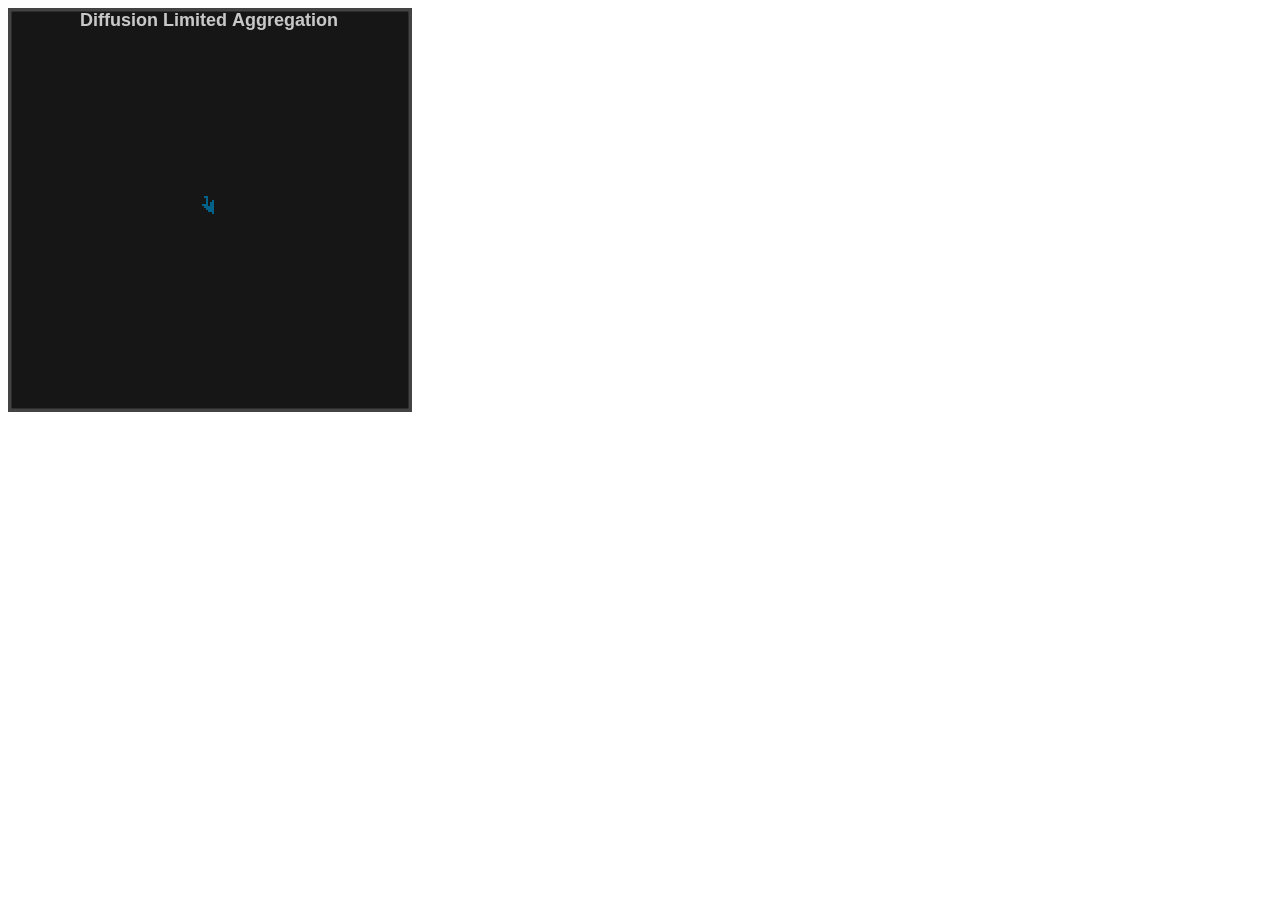
<file: dla.html>
<!DOCTYPE html>
<html>
	<head>
		<meta charset = "utf-8">
		<title>Diffusion Limited Aggregation</title>
		<style type = "text/css">
			body {background-color:white;}
		</style>
		<script type="text/javascript" src="js/dla.js">
		</script>
		
	</head>
	<body>
	</body>
</html>
</file>
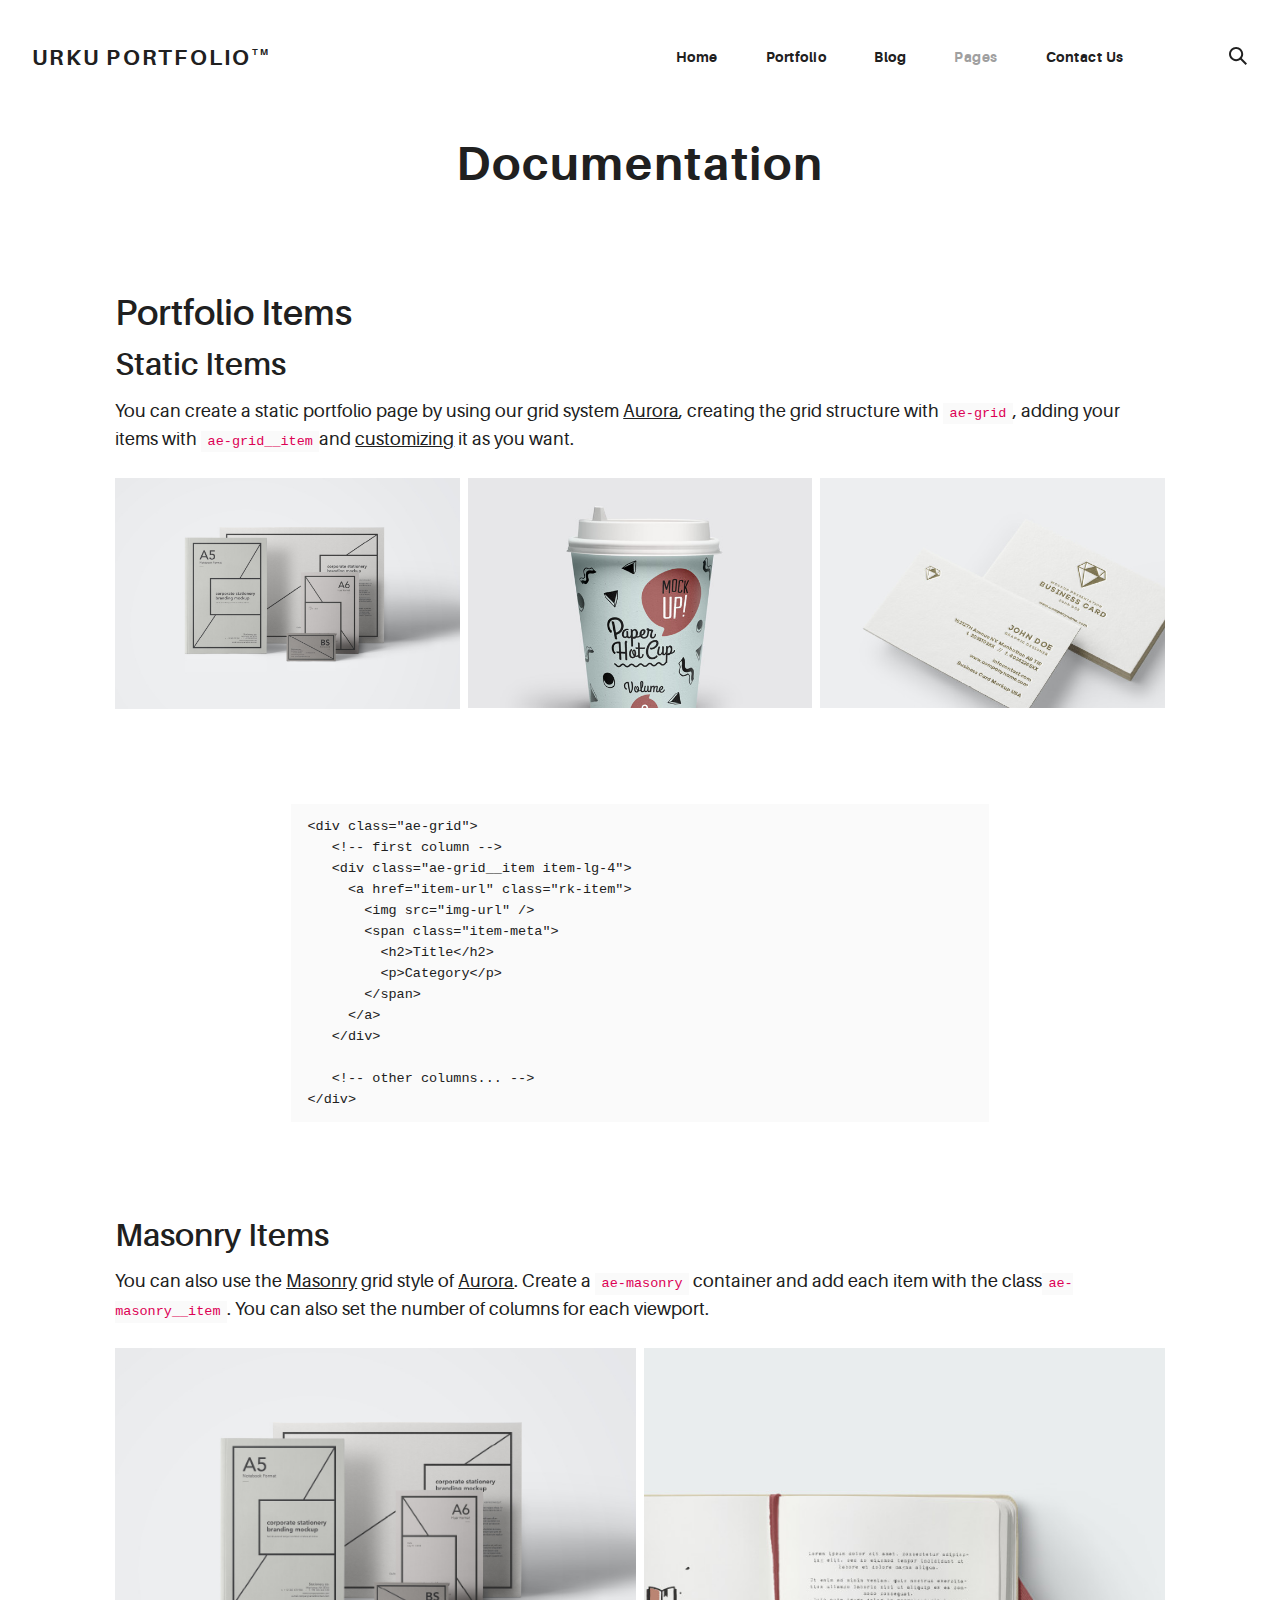
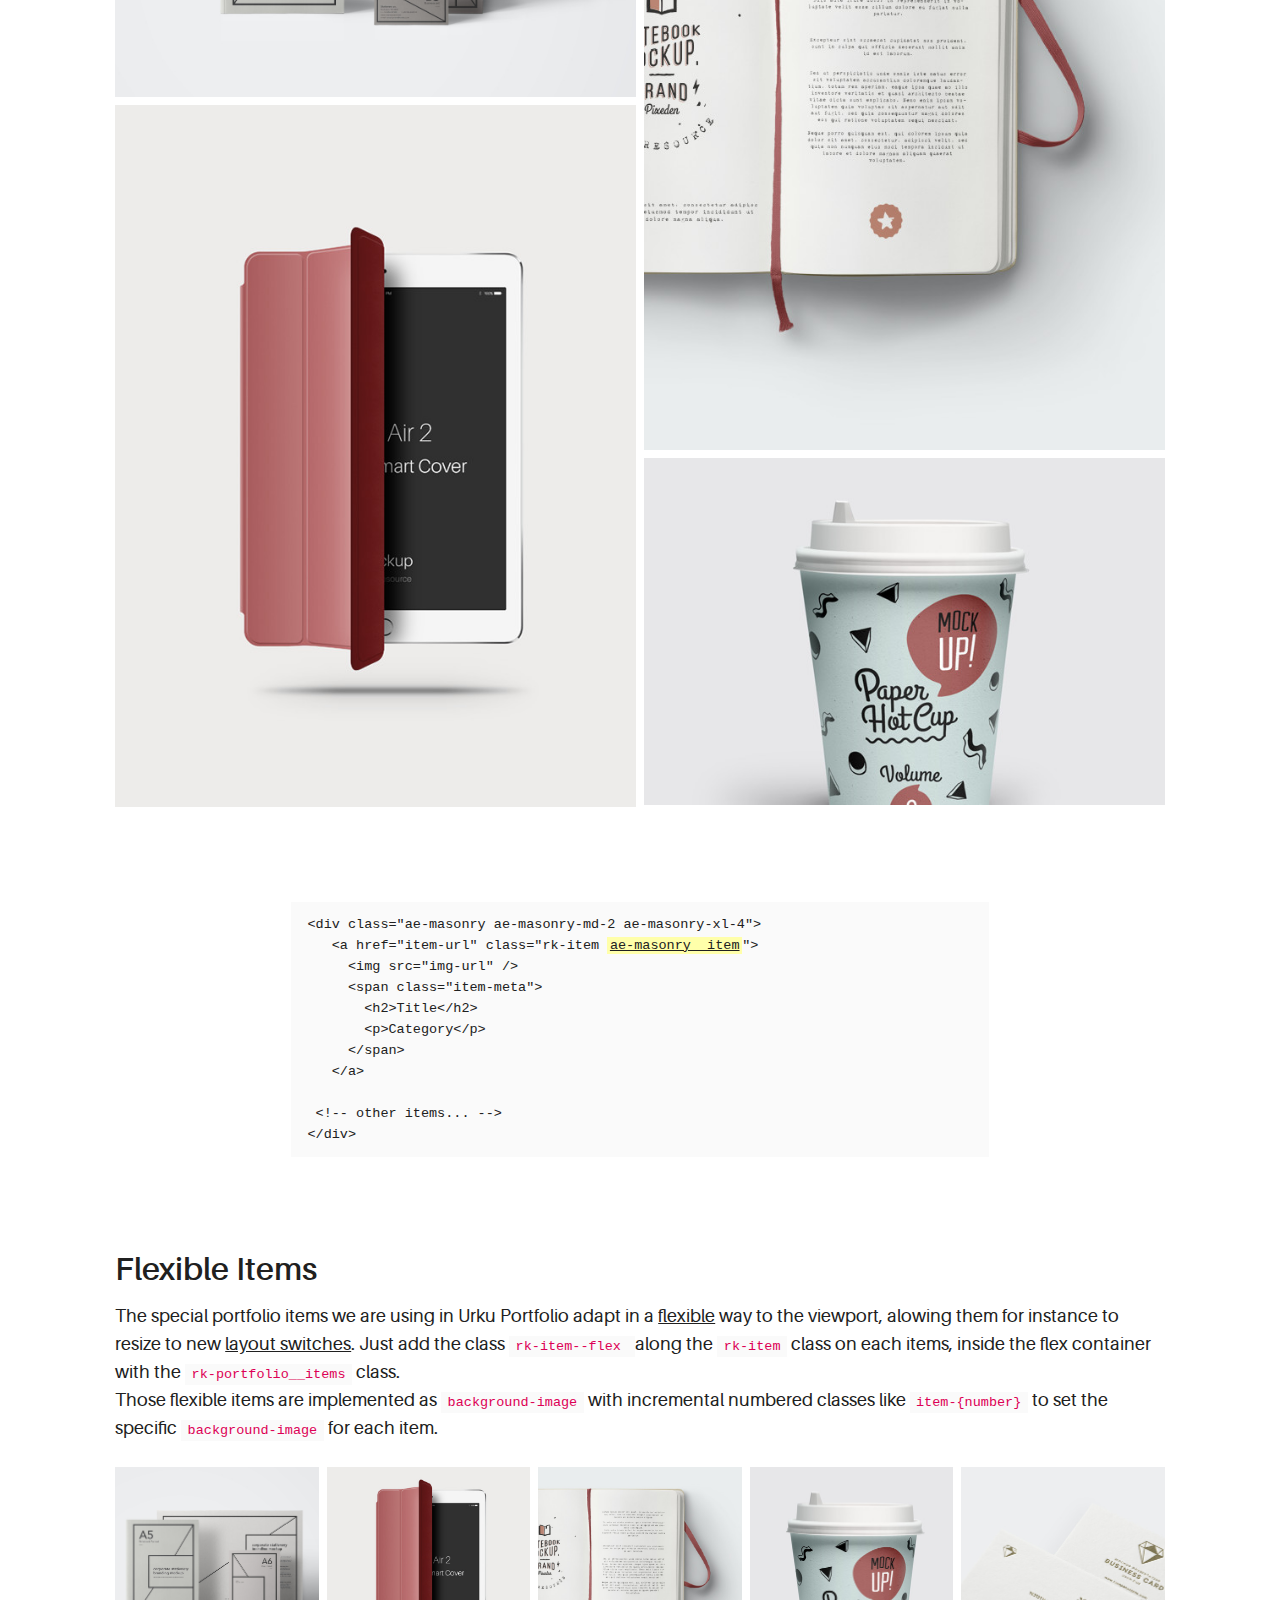
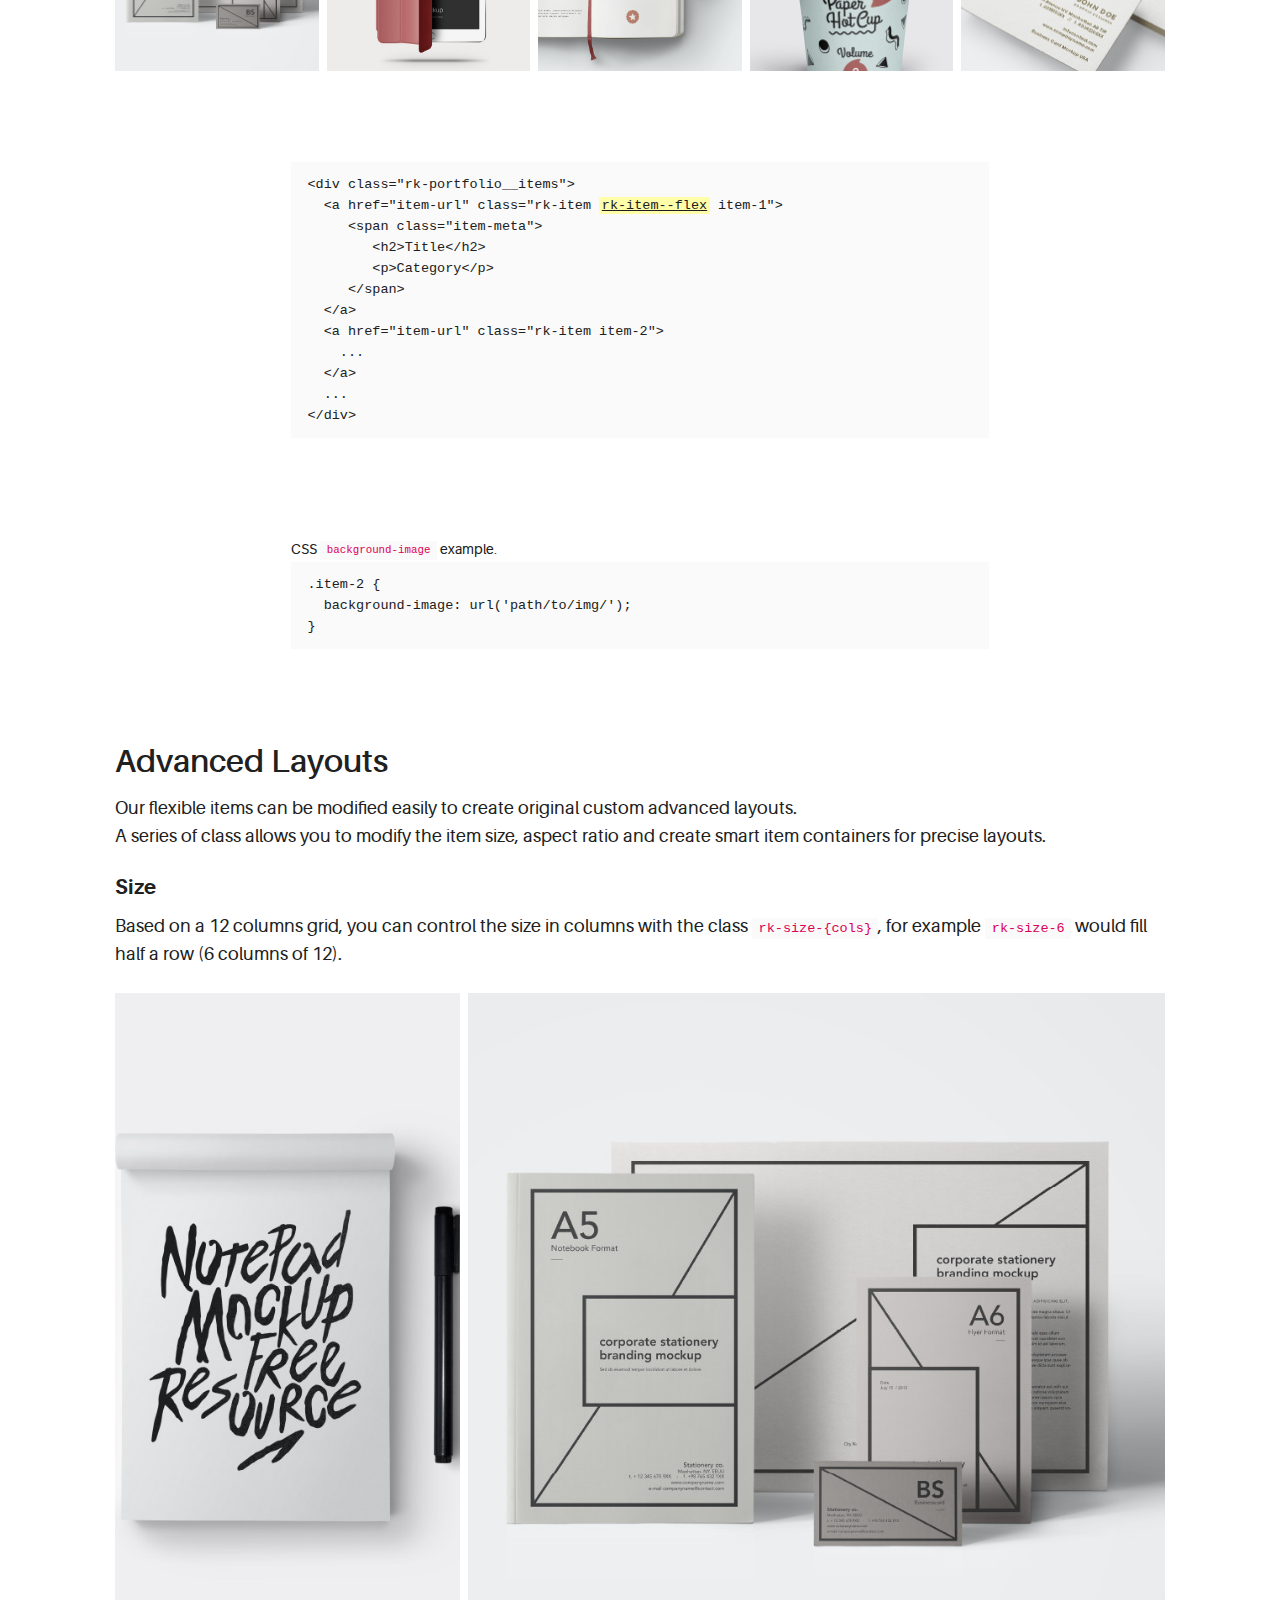
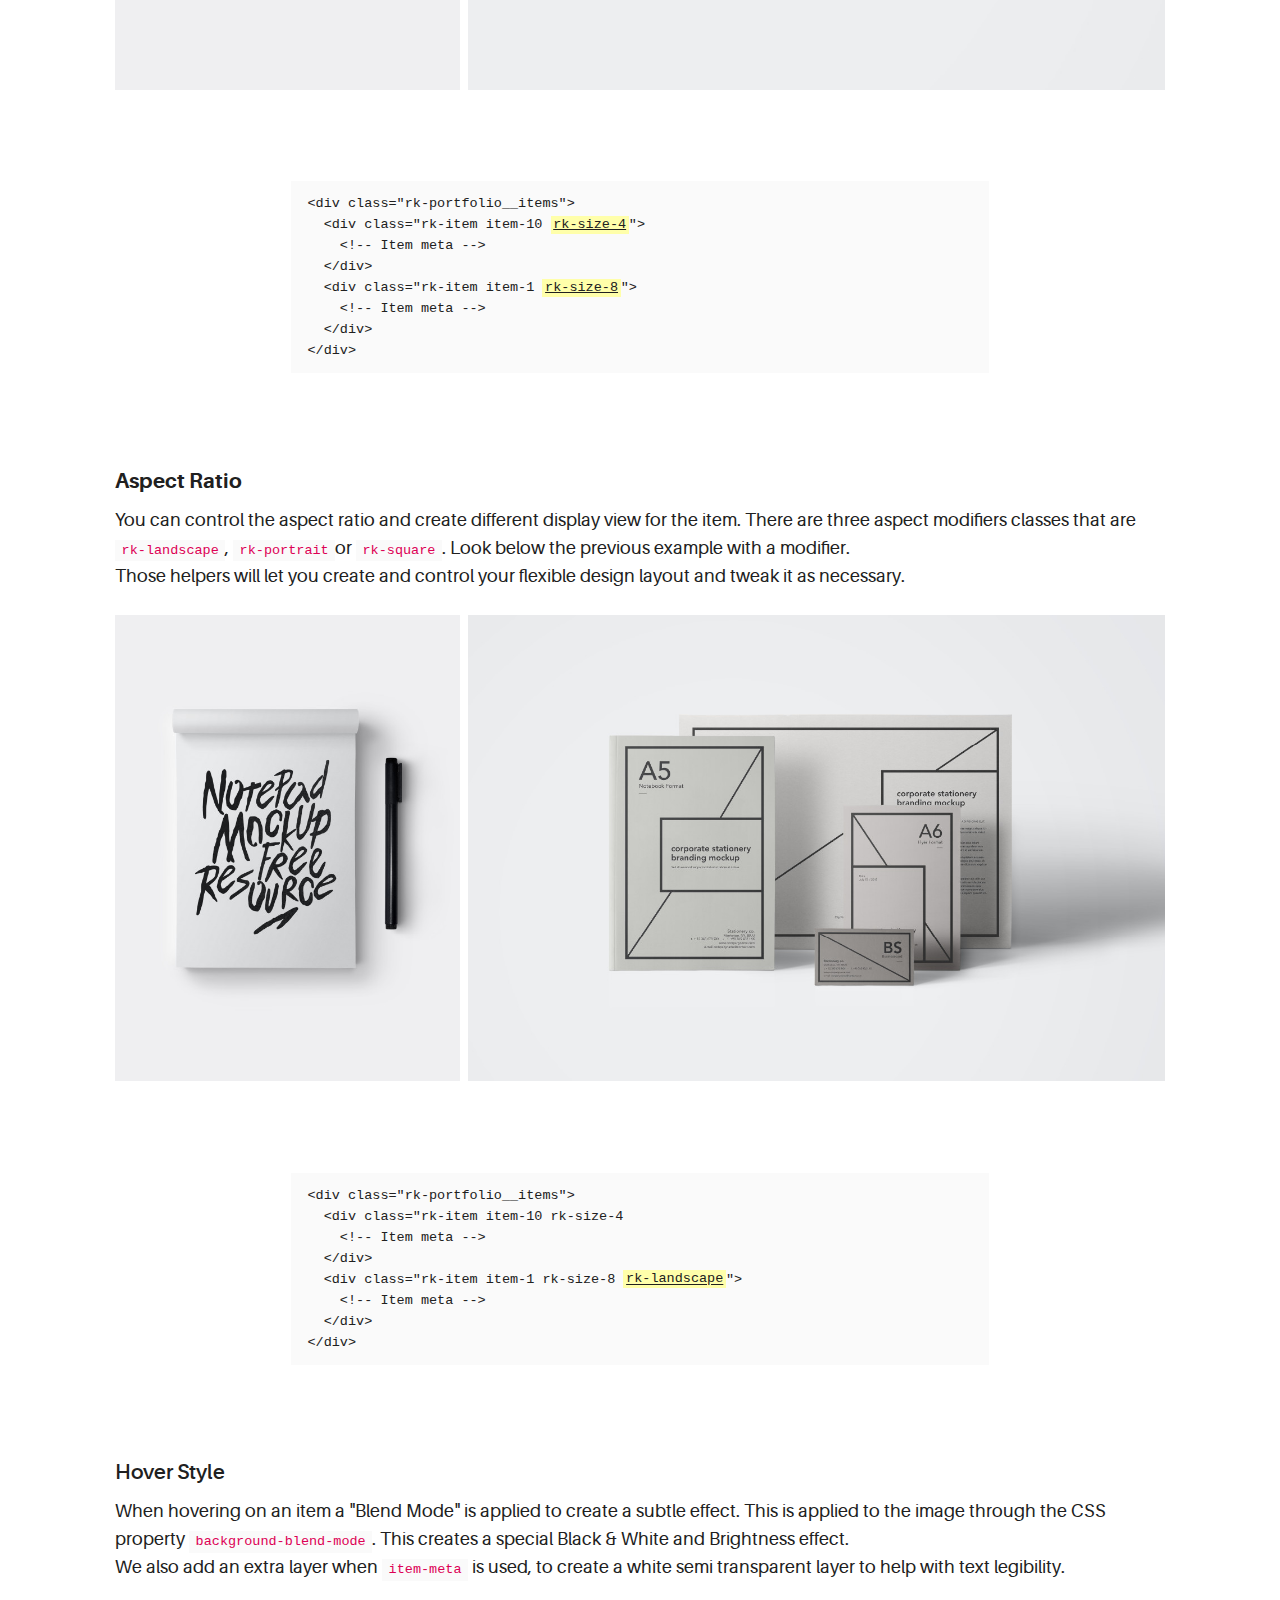
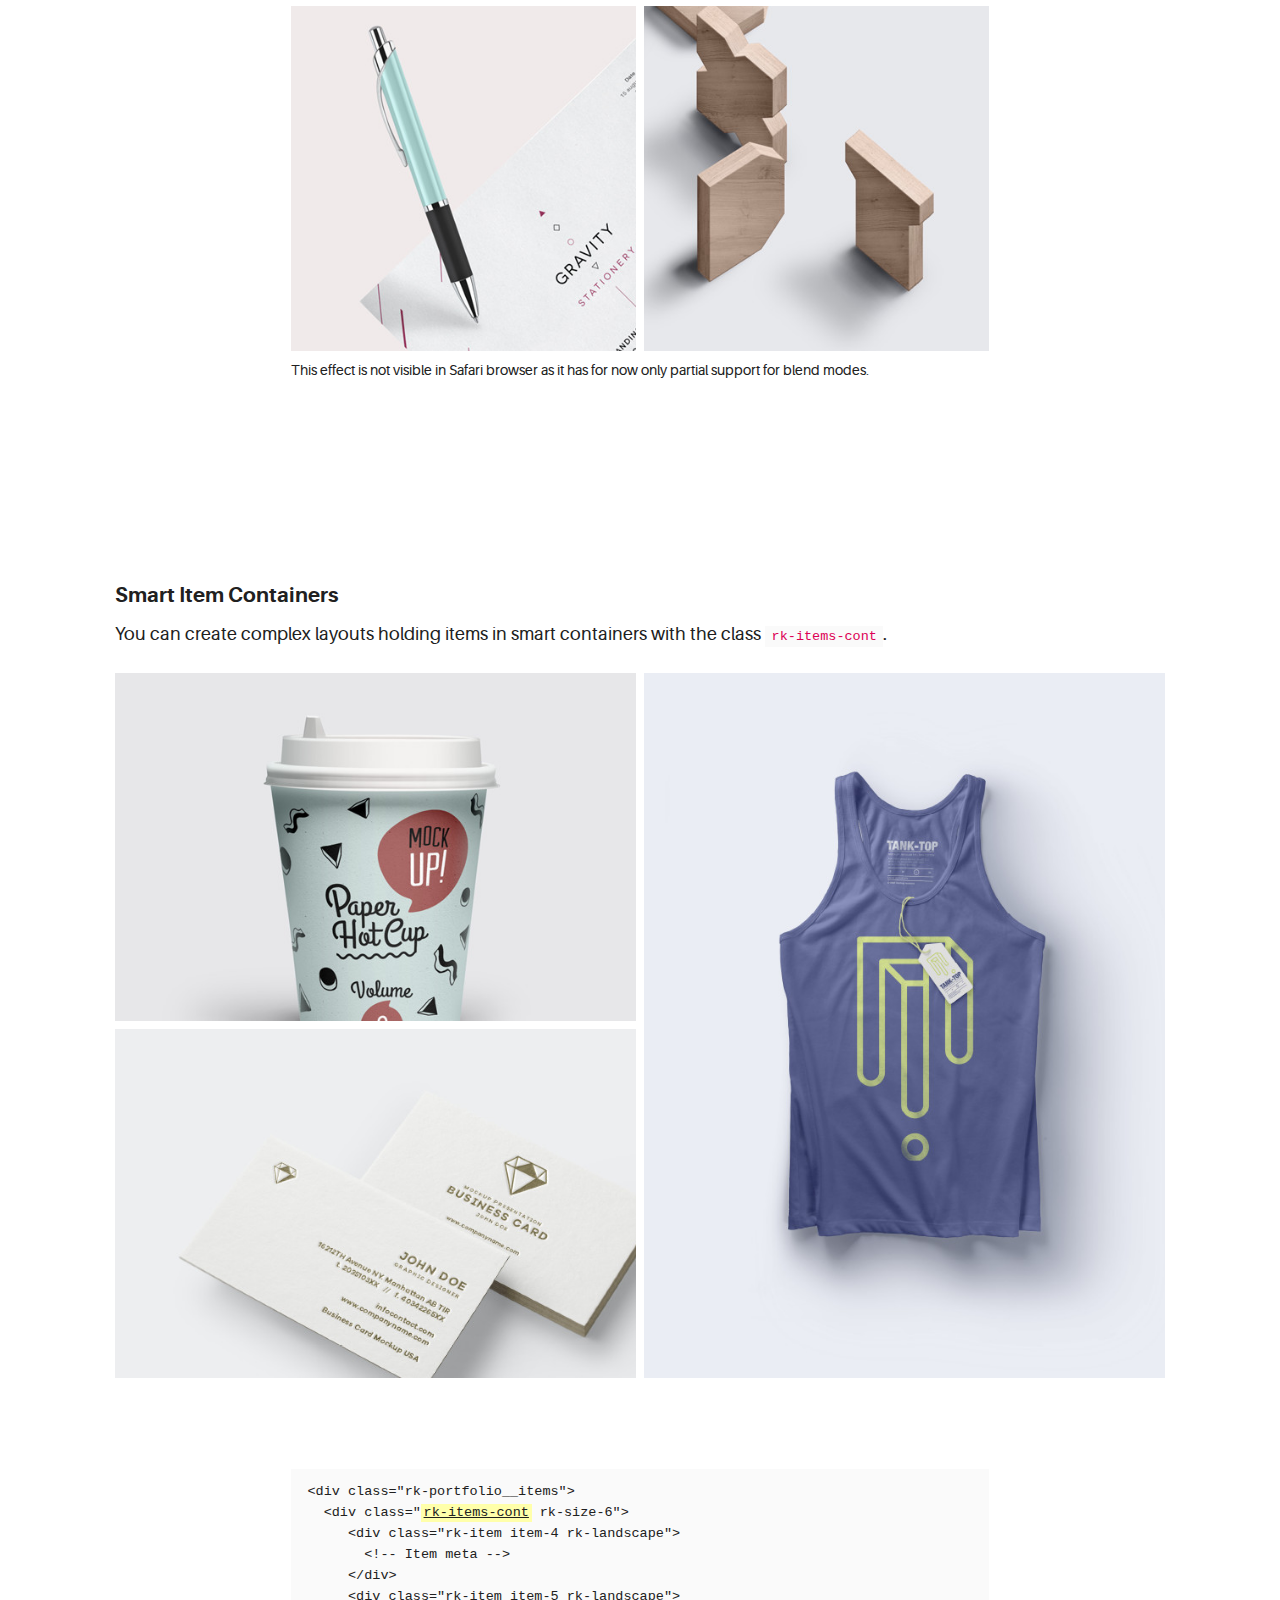
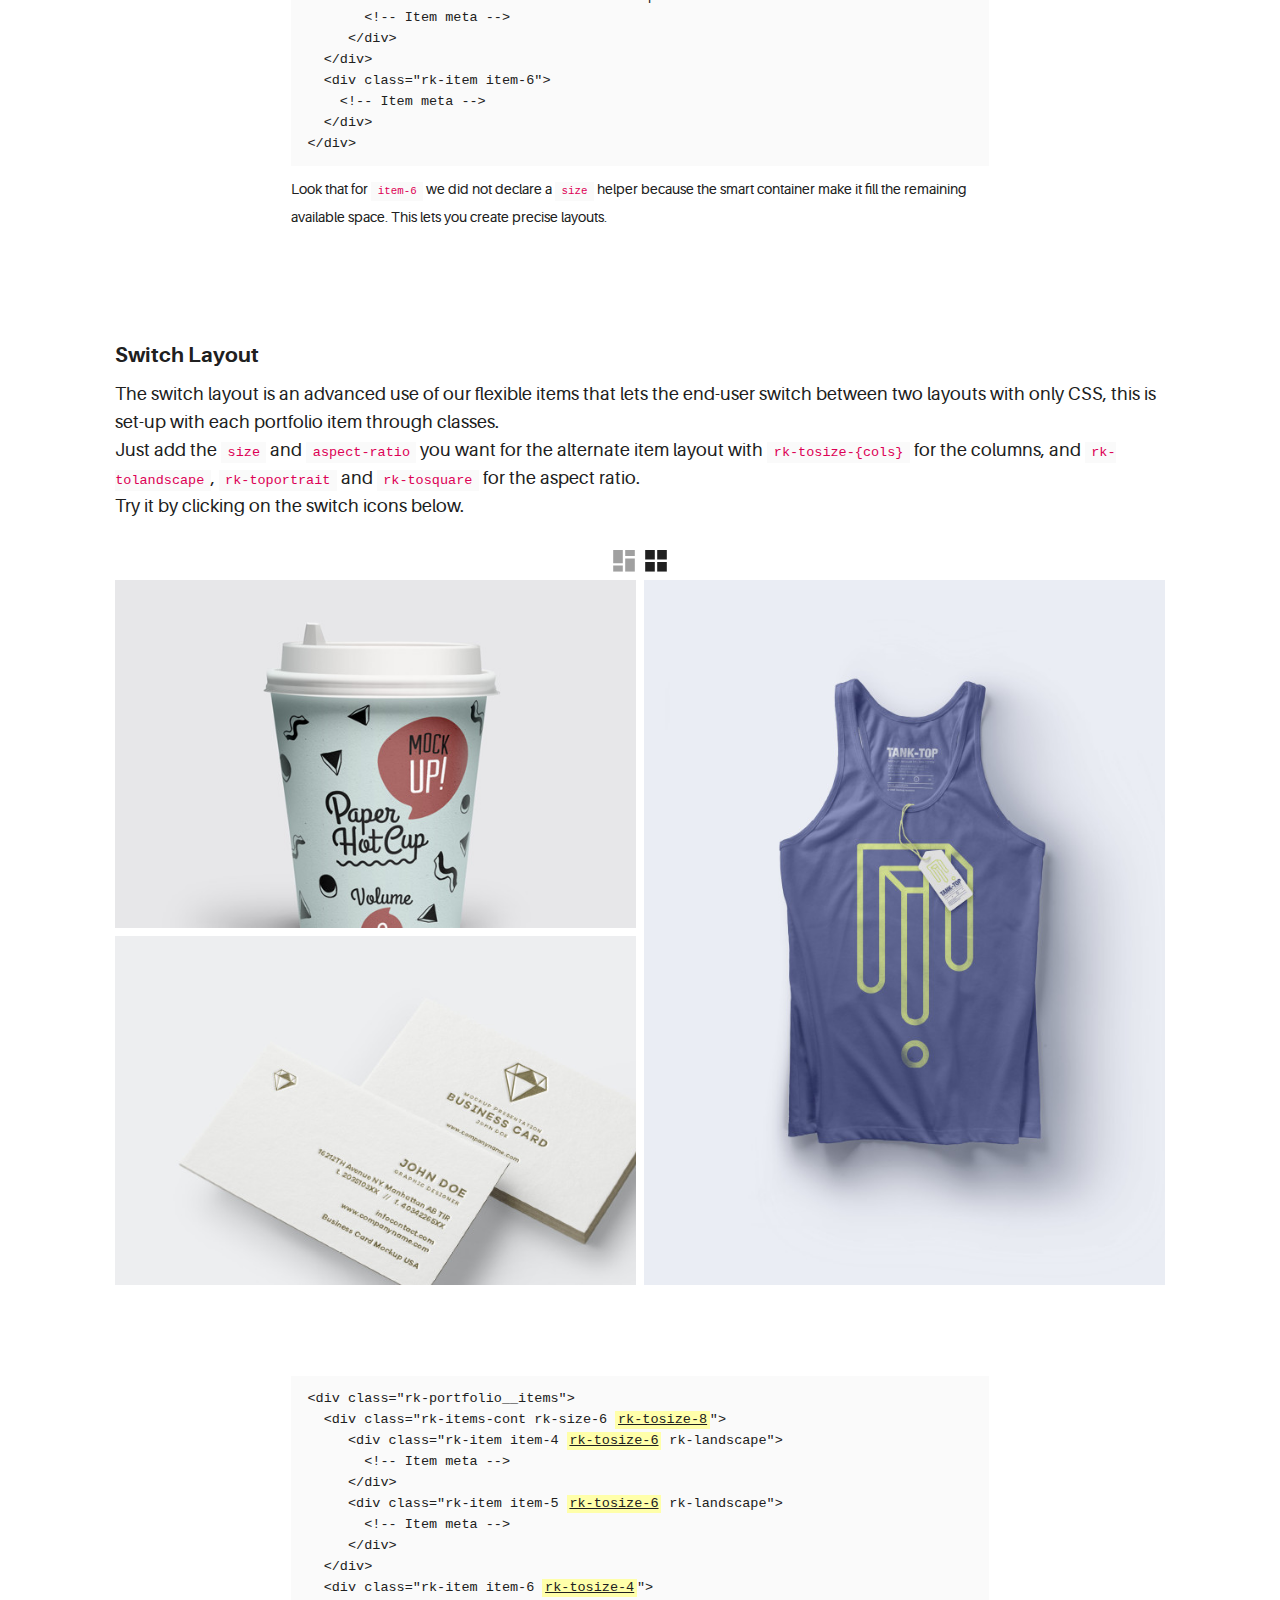
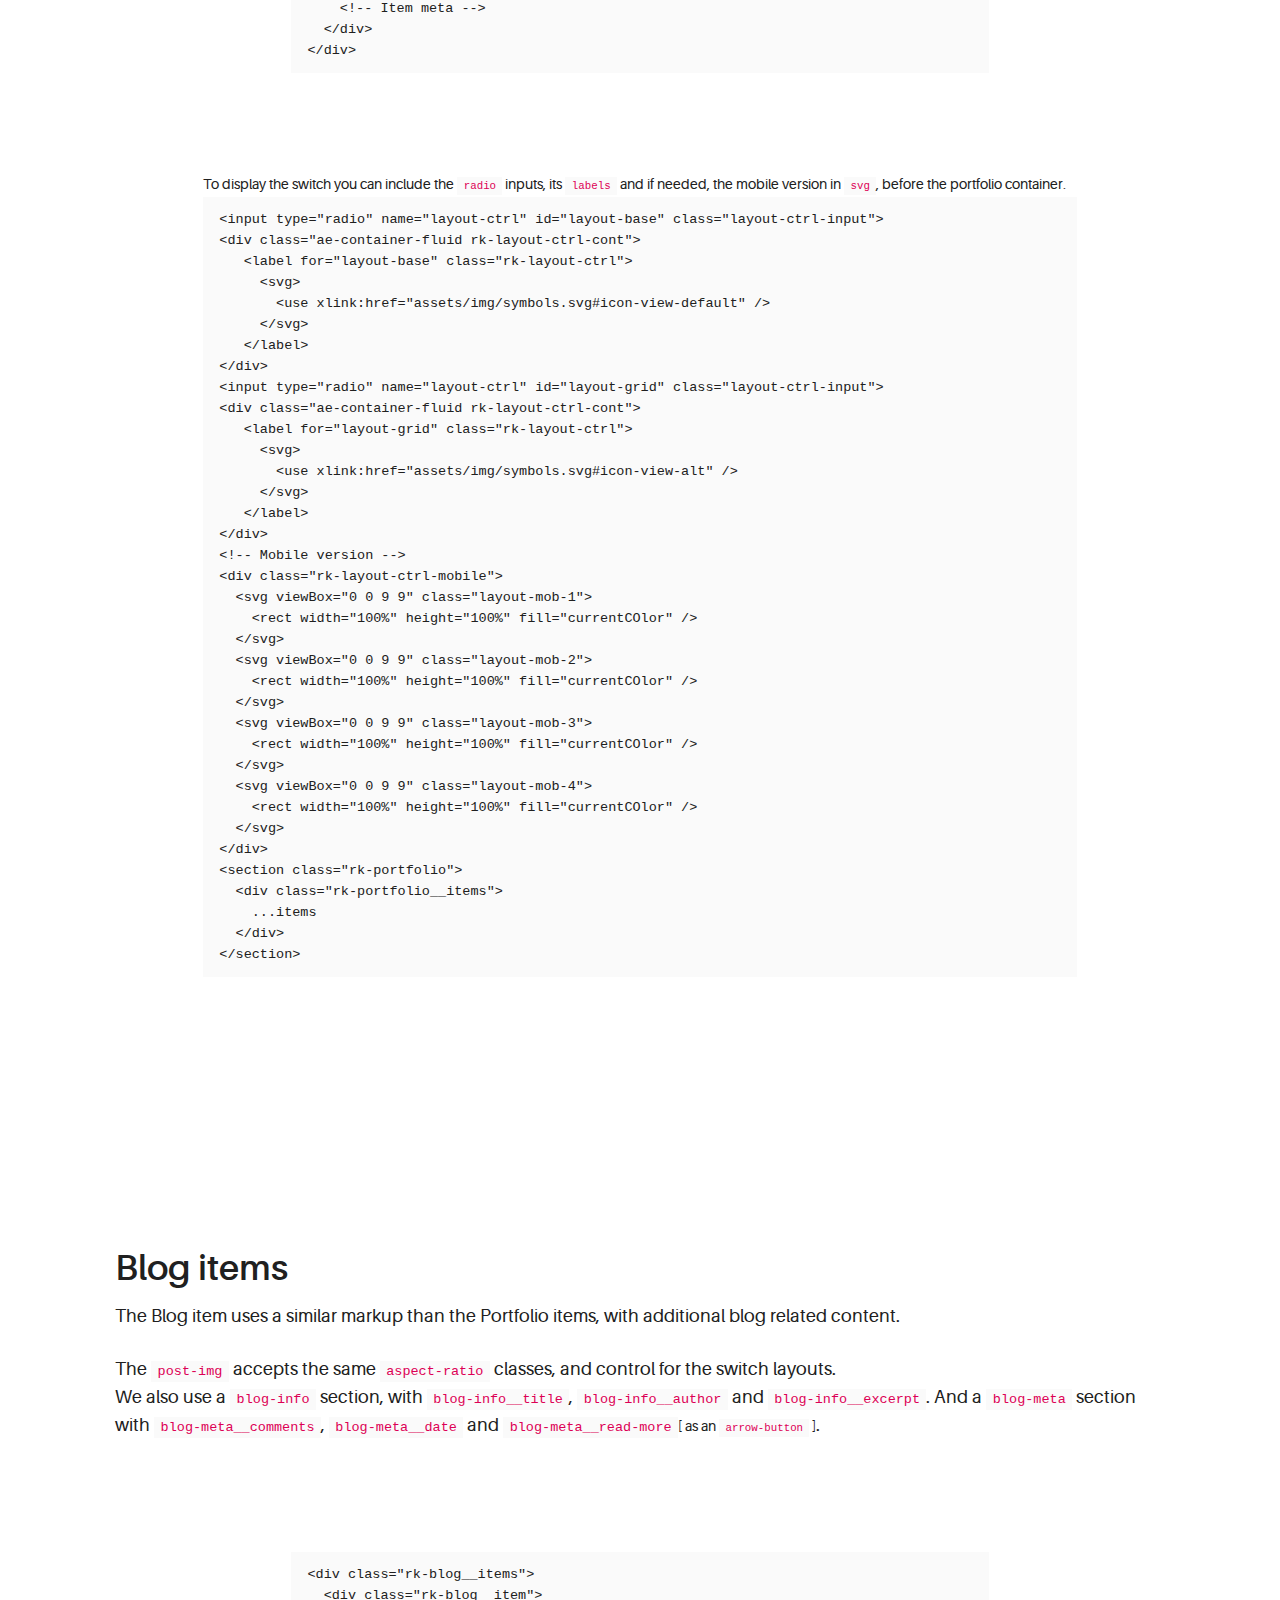
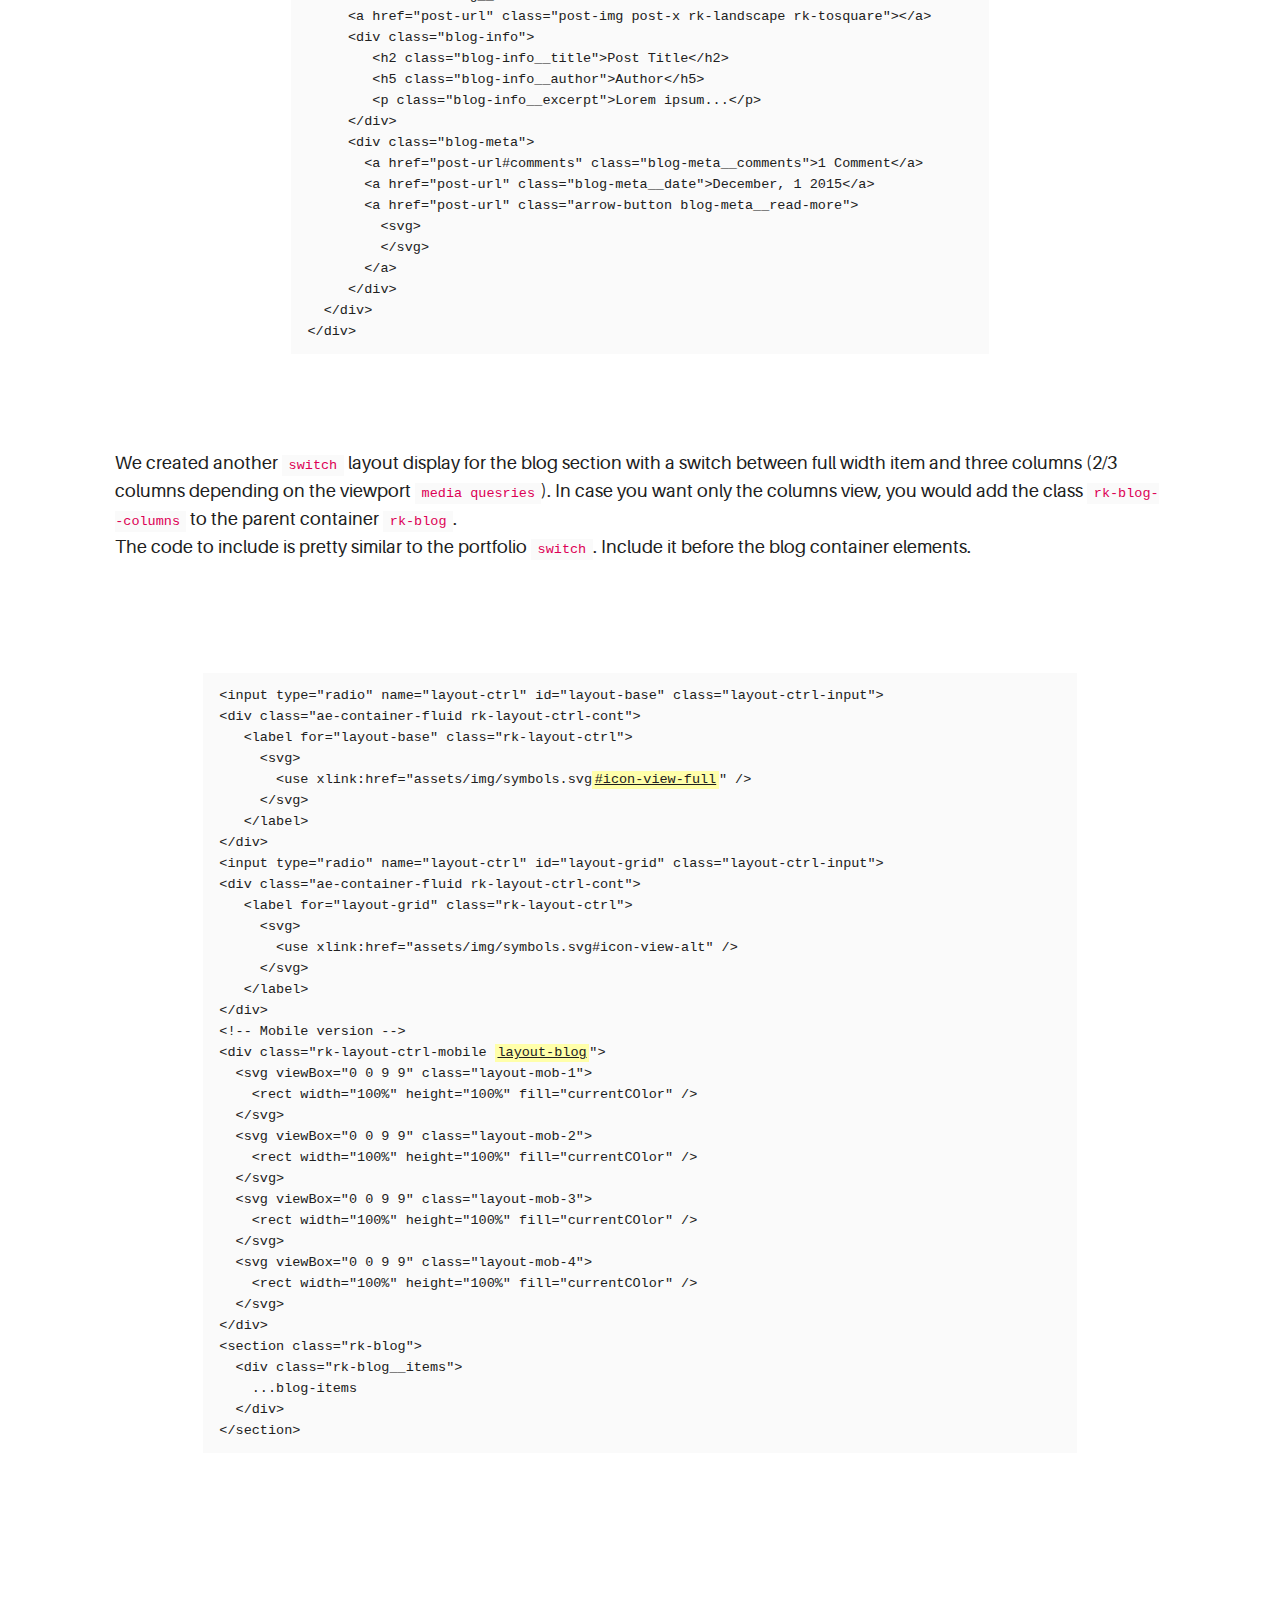
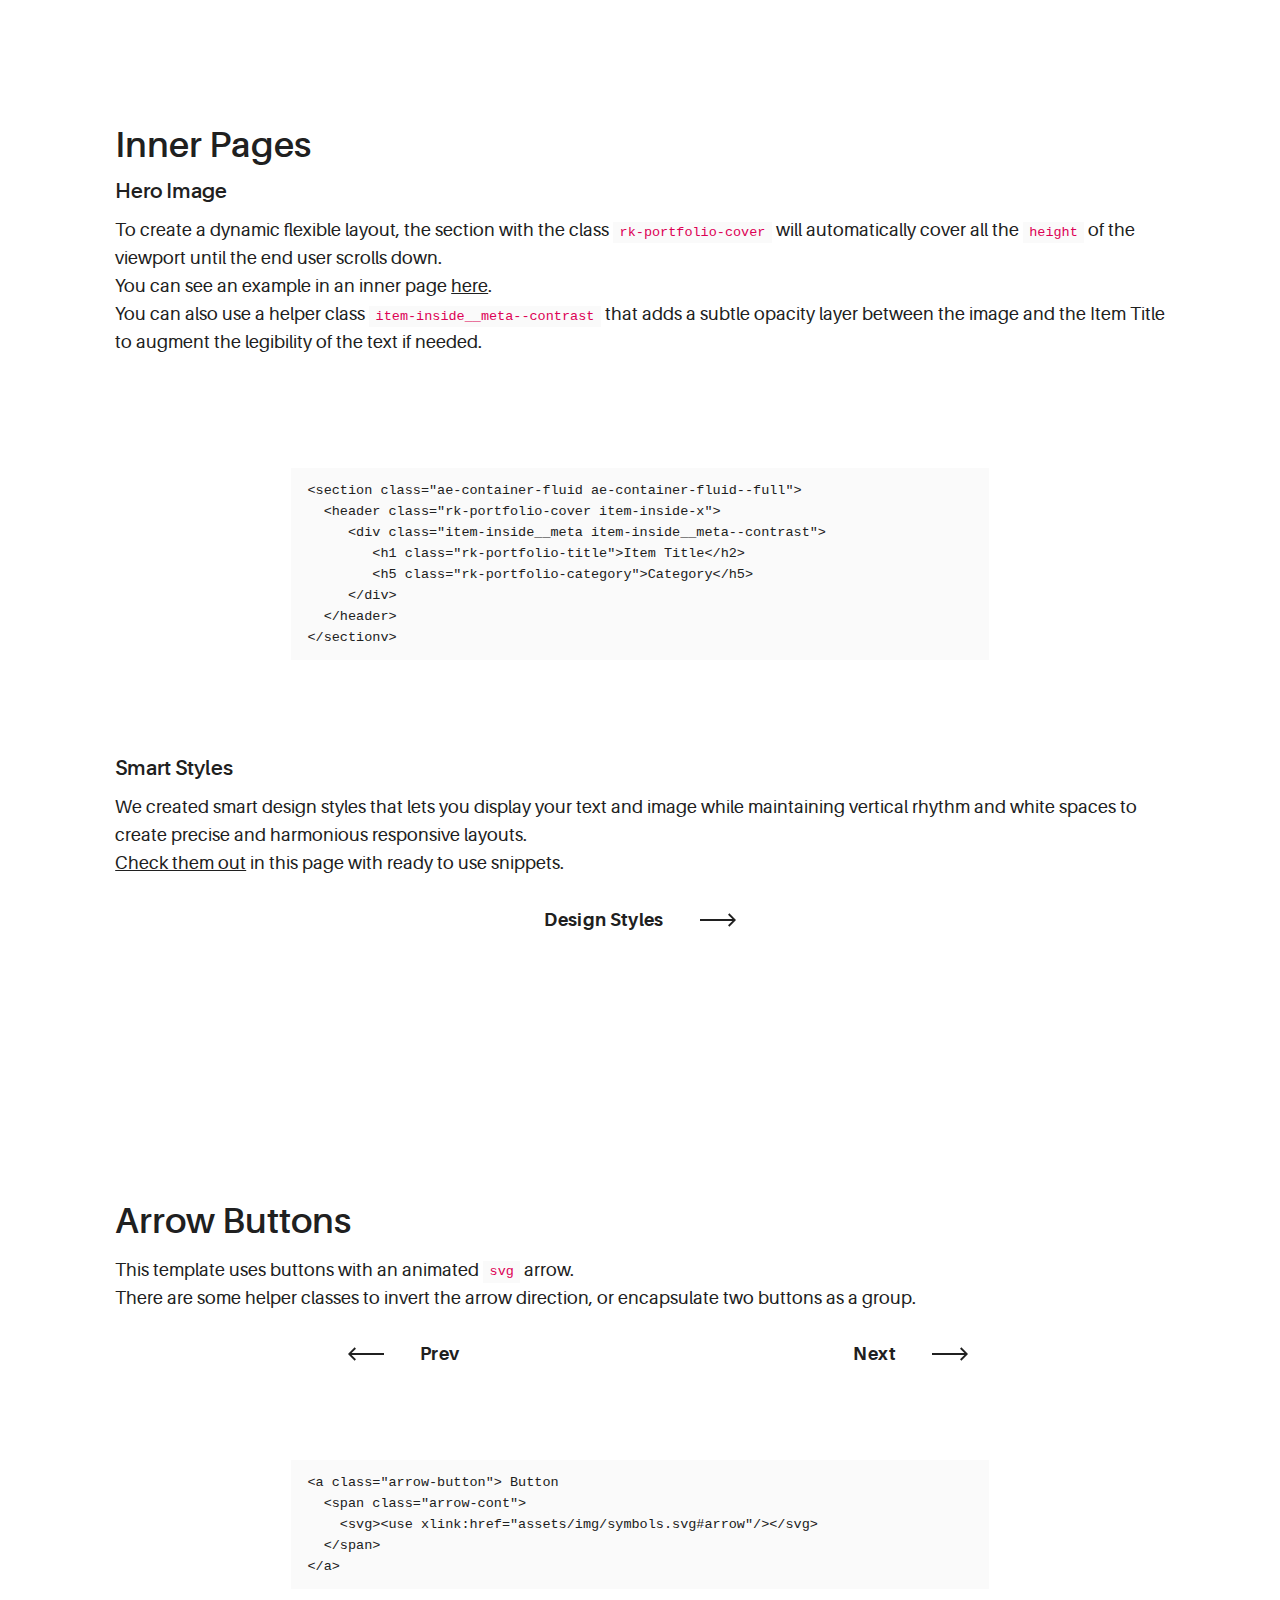
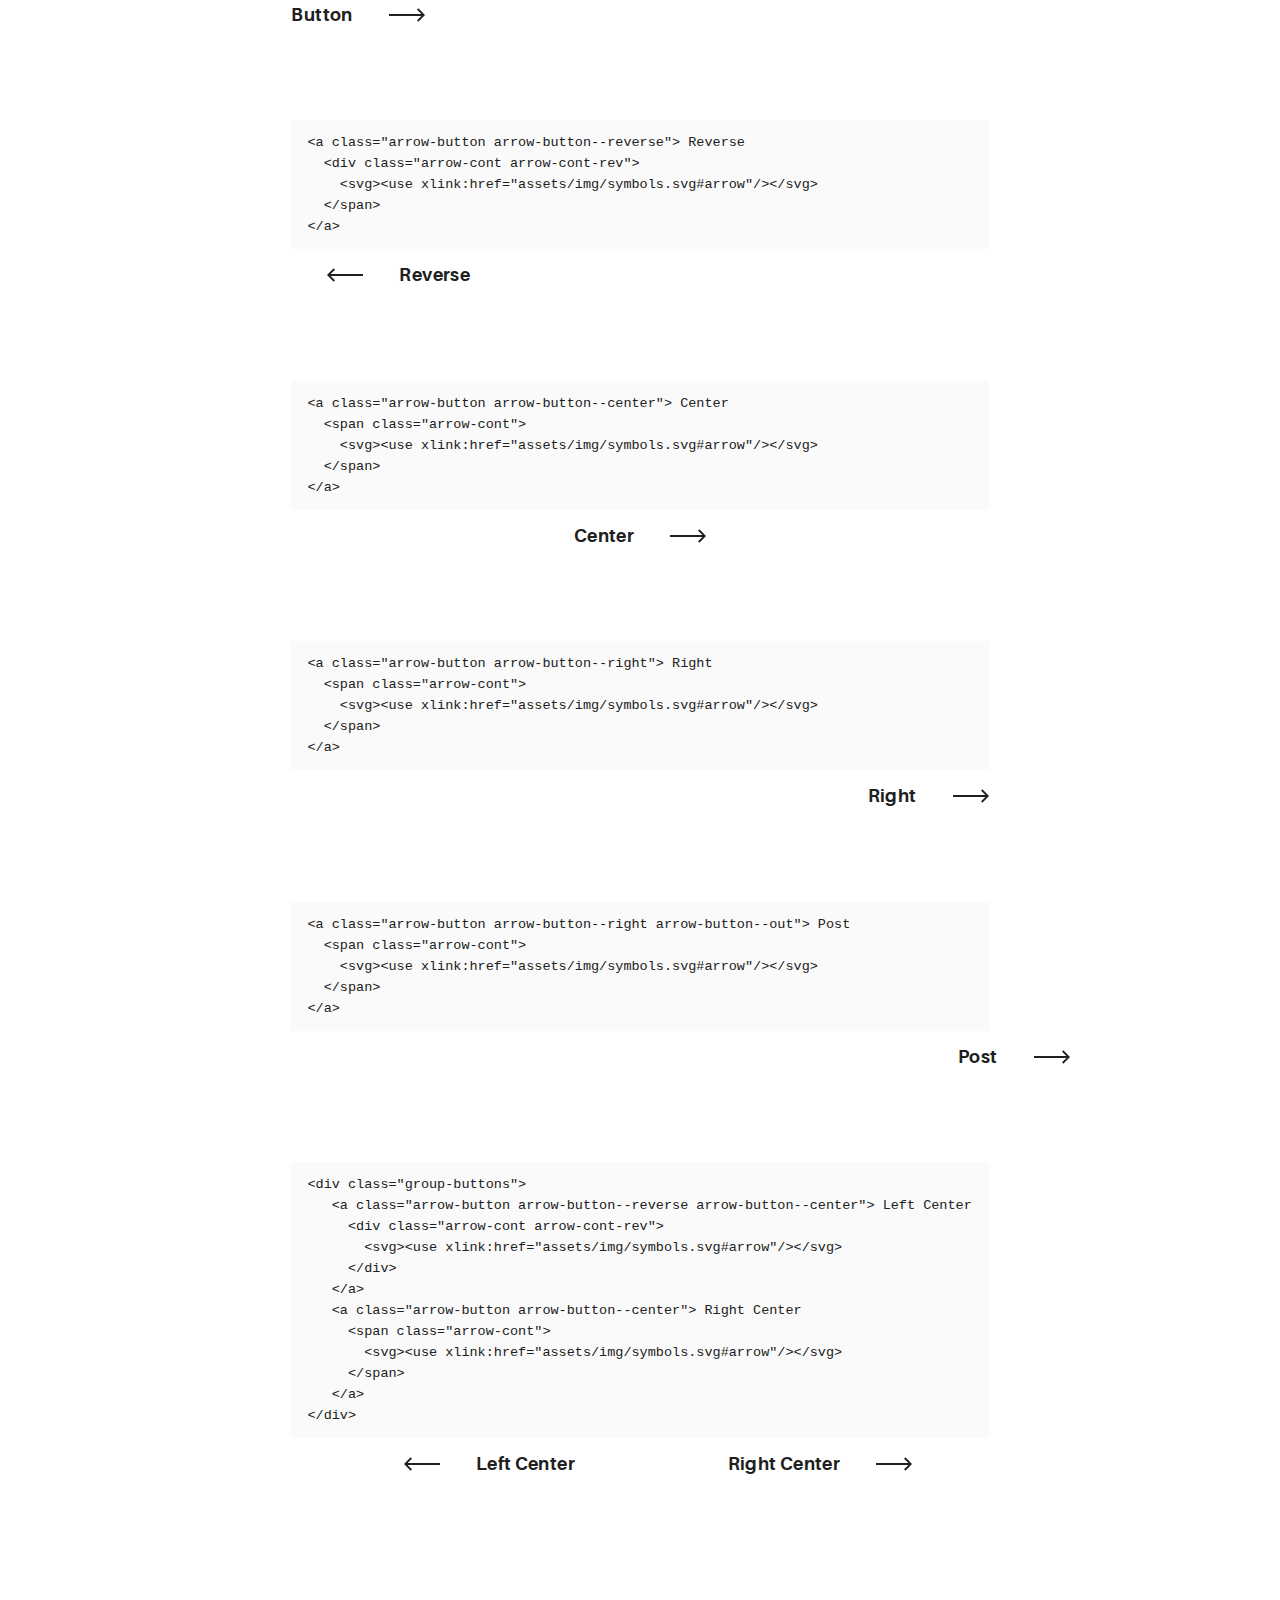
<file: documentation.html>
<!DOCTYPE html>
<html>
  <head>
    <meta name="viewport" content="width=device-width, initial-scale=1.0">
    <meta charset="UTF-8">
    <title>Urku Portfolio :: Pixeden</title>
    <link rel="icon" type="image/svg+xml" href="assets/img/urku-ico.svg">
    <link rel="stylesheet" href="assets/css/aurora-pack.min.css">
    <link rel="stylesheet" href="assets/css/aurora-theme-base.min.css">
    <link rel="stylesheet" href="assets/css/urku.css">
  </head>
  <body class="top-fixed">
    <header class="ae-container-fluid ae-container-fluid--full rk-header ">
      <input type="checkbox" id="mobile-menu" class="rk-mobile-menu">
      <label for="mobile-menu">
        <svg>
          <use xlink:href="assets/img/symbols.svg#bar"></use>
        </svg>
        <svg>
          <use xlink:href="assets/img/symbols.svg#bar"></use>
        </svg>
        <svg>
          <use xlink:href="assets/img/symbols.svg#bar"></use>
        </svg>
      </label>
      <div class="ae-container-fluid rk-topbar">
        <h1 class="rk-logo"><a href="index.html">urku portfolio<sup>tm</sup></a></h1>
        <nav class="rk-navigation">
          <ul class="rk-menu">
            <li class="rk-menu__item"><a href="index.html" class="rk-menu__link">Home</a>
            </li>
            <li class="rk-menu__item"><a href="portfolio.html" class="rk-menu__link">Portfolio</a>
              <nav class="rk-menu__sub">
                <ul class="rk-container">
                  <li class="rk-menu__item"><a href="portfolio.html" class="rk-menu__link">Flex</a></li>
                  <li class="rk-menu__item"><a href="portfolio-alt.html" class="rk-menu__link">Switch</a></li>
                  <li class="rk-menu__item"><a href="portfolio-raw.html" class="rk-menu__link">Static</a></li>
                  <li class="rk-menu__item"><a href="portfolio-masonry.html" class="rk-menu__link">Masonry</a></li>
                </ul>
              </nav>
            </li>
            <li class="rk-menu__item"><a href="blog.html" class="rk-menu__link">Blog</a>
            </li>
            <li class="active rk-menu__item"><a href="#0" class="rk-menu__link">Pages</a>
              <nav class="rk-menu__sub">
                <ul class="rk-container">
                  <li class="rk-menu__item"><a href="about.html" class="rk-menu__link">About</a></li>
                  <li class="rk-menu__item"><a href="documentation.html" class="rk-menu__link">Documentation</a></li>
                  <li class="rk-menu__item"><a href="design-styles.html" class="rk-menu__link">Design Styles</a></li>
                </ul>
              </nav>
            </li>
            <li class="rk-menu__item"><a href="contact.html" class="rk-menu__link">Contact Us</a>
            </li>
          </ul>
          <form class="rk-search">
            <input type="text" placeholder="Search" id="urku-search" class="rk-search-field">
            <label for="urku-search">
              <svg>
                <use xlink:href="assets/img/symbols.svg#icon-search"></use>
              </svg>
            </label>
          </form>
        </nav>
      </div>
    </header>
    <style>
      .hash-link {
        position: relative;
      }
      .hash-link:before {
        content: '#';
        opacity: 0;
        position: absolute;
        right: 100%;
        transform: translatex(.25em);
        transition: .3s;
      }
      .hash-link:hover:before {
        opacity: 1;
        transform: translatex(0);
      }
      
      .layout-ctrl-input:checked + .demo-switch {
        color: #a0a0a0;
      }
      .demo-switch {
        cursor: pointer;
        display: none;
        height: 32px;
        transition: color .3s;
        width: 28px;
      }
      .demo-switch:hover {
        color: #a0a0a0;
      }
      .demo-switch svg {
        height: 100%;
        width: 100%;
      }
      
      @media (min-width: 40em) {
        .demo-switch {
          display: inline-block !important;
        }
      }
      
    </style>
    <section class="ae-container-fluid ae-container-fluid--full rk-main">
      <div class="item-inside__meta">
        <h1 class="ae-u-bolder rk-portfolio-title ">Documentation</h1>
      </div>
      <div class="ae-container-fluid ae-container-fluid--inner">
        <div class="ae-grid ae-grid au-xs-ptp-1">
          <div class="ae-grid__item item-lg-12">
            <h2 id="portfolio-items"><a href="#portfolio-items" class="hash-link">Portfolio Items</a>
            </h2>
            <h3 id="static-items"><a href="#static-items" class="hash-link">Static Items</a>
            </h3>
            <p>You can create a static portfolio page by using our grid system <a href="http://themes-pixeden.com/aurora-kit/grid.html" class="au-underline">Aurora</a>, creating the grid structure with <code>ae-grid</code>, adding your items with <code>ae-grid__item</code>and <a href="http://themes-pixeden.com/aurora-kit/grid.html" class="au-underline">customizing</a> it as you want. </p>
            <div class="ae-grid">
              <div class="ae-grid__item item-lg-4"><a href="portfolio-item.html" class="rk-item"><img src="assets/img/project-1.jpg" alt="">
                  <div class="item-meta">
                    <h2>Essential Stationery</h2>
                    <p>Branding</p>
                  </div></a></div>
              <div class="ae-grid__item item-lg-4"><a href="portfolio-item.html" class="rk-item"><img src="assets/img/project-4.jpg" alt="">
                  <div class="item-meta">
                    <h2>Tumblr hammock</h2>
                    <p>Packaging</p>
                  </div></a></div>
              <div class="ae-grid__item item-lg-4"><a href="portfolio-item.html" class="rk-item"><img src="assets/img/project-5.jpg" alt="">
                  <div class="item-meta">
                    <h2>Biodiesel etsy</h2>
                    <p>Branding</p>
                  </div></a></div>
            </div>
          </div>
        </div>
        <div class="ae-grid au-xs-ptp-1">
          <div class="ae-grid__item item-lg-8 item-lg--offset-2">
            <pre><code>&lt;div class=&quot;ae-grid&quot;&gt; 
   &lt;!-- first column --&gt;
   &lt;div class=&quot;ae-grid__item item-lg-4&quot;&gt; 
     &lt;a href=&quot;item-url&quot; class=&quot;rk-item&quot;&gt;
       &lt;img src=&quot;img-url&quot; /&gt;
       &lt;span class=&quot;item-meta&quot;&gt;
         &lt;h2&gt;Title&lt;/h2&gt;
         &lt;p&gt;Category&lt;/p&gt;
       &lt;/span&gt;
     &lt;/a&gt;
   &lt;/div&gt;
   &nbsp;
   &lt;!-- other columns... --&gt;
&lt;/div&gt;</code></pre>
          </div>
        </div>
        <div class="ae-grid ae-grid au-xs-ptp-1">
          <div class="ae-grid__item item-lg-12">
            <h3 id="masonry-items"><a href="#masonry-items" class="hash-link">Masonry Items</a>
            </h3>
            <p>You can also use the <a href="http://themes-pixeden.com/aurora-kit/grid.html#masonry-grid" class="au-underline">Masonry</a> grid style of <a href="http://themes-pixeden.com/aurora-kit/grid.html" class="au-underline">Aurora</a>. Create a <code>ae-masonry</code> container and add each item with the class<code>ae-masonry__item</code>. You can also set the number of columns for each viewport.</p>
            <div class="ae-masonry ae-masonry-md-2"><a href="portfolio-item.html" class="rk-item ae-masonry__item"><img src="assets/img/project-1.jpg" alt="">
                <div class="item-meta">
                  <h2>Essential Stationery</h2>
                  <p>Branding</p>
                </div></a><a href="portfolio-item.html" class="rk-item ae-masonry__item"><img src="assets/img/project-2.jpg" alt="">
                <div class="item-meta">
                  <h2>Pickled Tousled</h2>
                  <p>Art Direction</p>
                </div></a><a href="portfolio-item.html" class="rk-item ae-masonry__item"><img src="assets/img/project-3.jpg" alt="">
                <div class="item-meta">
                  <h2>Waistcoat vegan</h2>
                  <p>Graphic Design</p>
                </div></a><a href="portfolio-item.html" class="rk-item ae-masonry__item"><img src="assets/img/project-4.jpg" alt="">
                <div class="item-meta">
                  <h2>Tumblr hammock</h2>
                  <p>Packaging</p>
                </div></a>
            </div>
          </div>
        </div>
        <div class="ae-grid au-xs-ptp-1">
          <div class="ae-grid__item item-lg-8 item-lg--offset-2">
            <pre><code>&lt;div class=&quot;ae-masonry ae-masonry-md-2 ae-masonry-xl-4&quot;&gt; 
   &lt;a href=&quot;item-url&quot; class=&quot;rk-item <ins>ae-masonry__item</ins>&quot;&gt;
     &lt;img src=&quot;img-url&quot; /&gt;
     &lt;span class=&quot;item-meta&quot;&gt;
       &lt;h2&gt;Title&lt;/h2&gt;
       &lt;p&gt;Category&lt;/p&gt;
     &lt;/span&gt;
   &lt;/a&gt;
 &nbsp;
 &lt;!-- other items... --&gt;
&lt;/div&gt;</code></pre>
          </div>
        </div>
        <div class="ae-grid ae-grid au-xs-ptp-1">
          <div class="ae-grid__item item-lg-12">
            <h3 id="flexible-items"><a href="#flexible-items" class="hash-link">Flexible Items</a>
            </h3>
            <p>The special portfolio items we are using in Urku Portfolio adapt in a <a href="https://developer.mozilla.org/en-US/docs/Web/CSS/CSS_Flexible_Box_Layout/Using_CSS_flexible_boxes" target="_balnk" class="au-underline">flexible</a> way to the viewport, alowing them for instance to resize to new <a href="#switch-layout" class="au-underline">layout switches</a>. Just add the class <code>rk-item--flex </code> along the <code>rk-item</code> class on each items, inside the flex container with the <code>rk-portfolio__items</code> class.<br>Those flexible items are implemented as <code>background-image</code> with incremental numbered classes like <code>item-{number}</code> to set the specific <code>background-image</code> for each item.</p>
          </div>
        </div>
        <div class="rk-portfolio__items"><a href="portfolio-item.html" class="item-1 rk-item rk-item--flex"><span class="item-meta">
              <h2>Essential Stationery</h2>
              <p>Branding</p></span></a><a href="portfolio-item.html" class="item-2 rk-item rk-item--flex"><span class="item-meta">
              <h2>Pickled Tousled</h2>
              <p>Art Direction</p></span></a><a href="portfolio-item.html" class="item-3 rk-item rk-item--flex"><span class="item-meta">
              <h2>Waistcoat vegan</h2>
              <p>Graphic Design</p></span></a><a href="portfolio-item.html" class="item-4 rk-item rk-item--flex"><span class="item-meta">
              <h2>Tumblr hammock</h2>
              <p>Packaging</p></span></a><a href="portfolio-item.html" class="item-5 rk-item rk-item--flex"><span class="item-meta">
              <h2>Biodiesel etsy</h2>
              <p>Branding</p></span></a>
        </div>
        <div class="ae-grid au-xs-ptp-1">
          <div class="ae-grid__item item-lg-8 item-lg--offset-2">
            <pre><code>&lt;div class=&quot;rk-portfolio__items&quot;&gt; 
  &lt;a href=&quot;item-url&quot; class=&quot;rk-item <ins>rk-item--flex</ins> item-1&quot;&gt;
     &lt;span class=&quot;item-meta&quot;&gt;
        &lt;h2&gt;Title&lt;/h2&gt;
        &lt;p&gt;Category&lt;/p&gt;
     &lt;/span&gt;
  &lt;/a&gt;
  &lt;a href=&quot;item-url&quot; class=&quot;rk-item item-2&quot;&gt;
    ...
  &lt;/a&gt;
  ...
&lt;/div&gt;</code></pre>
          </div>
        </div>
        <div class="ae-grid au-xs-ptp-1">
          <div class="ae-grid__item item-lg-8 item-lg--offset-2"><span><small>CSS <code>background-image</code> example.</small></span>
            <pre><code>.item-2 {
  background-image: url('path/to/img/');
}</code></pre>
          </div>
        </div>
        <div class="ae-grid au-xs-ptp-1">
          <div class="ae-grid__item item-lg-12">
            <h3 id="advanced-layouts"><a href="#advanced-layouts" class="hash-link">Advanced Layouts</a>
            </h3>
            <p>Our flexible items can be modified easily to create original custom advanced layouts.<br>A series of class allows you to modify the item size, aspect ratio and create smart item containers for precise layouts.</p>
            <h5 id="size" class="ae-u-bolder"><a href="#size" class="hash-link">Size</a>
            </h5>
            <p>Based on a 12 columns grid, you can control the size in columns with the class <code>rk-size-{cols}</code>, for example <code>rk-size-6</code> would fill half a row (6 columns of 12).</p>
            <div class="rk-portfolio__items">
              <div class="rk-item rk-item--flex item-10 rk-size-4"></div>
              <div class="rk-item rk-item--flex item-1 rk-size-8"></div>
            </div>
          </div>
        </div>
        <div class="ae-grid au-xs-ptp-1">
          <div class="ae-grid__item item-lg-8 item-lg--offset-2">
            <pre><code>&lt;div class=&quot;rk-portfolio__items&quot;&gt; 
  &lt;div class=&quot;rk-item item-10 <ins>rk-size-4</ins>&quot;&gt;
    &lt;!-- Item meta --&gt;
  &lt;/div&gt;
  &lt;div class=&quot;rk-item item-1 <ins>rk-size-8</ins>&quot;&gt;
    &lt;!-- Item meta --&gt;
  &lt;/div&gt;
&lt;/div&gt;</code></pre>
          </div>
        </div>
        <div class="ae-grid au-xs-ptp-1">
          <div class="ae-grid__item item-lg-12">
            <h5 id="aspect-ratio" class="ae-u-bolder"><a href="#aspect-ratio" class="hash-link">Aspect Ratio</a>
            </h5>
            <p>You can control the aspect ratio and create different display view for the item. There are three aspect modifiers classes that are <code>rk-landscape</code>, <code>rk-portrait</code>or <code>rk-square</code>. Look below the previous example with a modifier. <br>Those helpers will let you create and control your flexible design layout and tweak it as necessary.</p>
            <div class="rk-portfolio__items">
              <div class="rk-item rk-item--flex item-10 rk-size-4"></div>
              <div class="rk-item rk-item--flex item-1 rk-size-8 rk-landscape"></div>
            </div>
          </div>
        </div>
        <div class="ae-grid au-xs-ptp-1 au-xs-pbp-1">
          <div class="ae-grid__item item-lg-8 item-lg--offset-2">
            <pre><code>&lt;div class=&quot;rk-portfolio__items&quot;&gt; 
  &lt;div class=&quot;rk-item item-10 rk-size-4
    &lt;!-- Item meta --&gt;
  &lt;/div&gt;
  &lt;div class=&quot;rk-item item-1 rk-size-8 <ins>rk-landscape</ins>&quot;&gt;
    &lt;!-- Item meta --&gt;
  &lt;/div&gt;
&lt;/div&gt;</code></pre>
          </div>
        </div>
        <div class="ae-grid ae-grid">
          <div class="ae-grid__item item-lg-12">
            <h5 id="hover-style"><a href="#hover-style" class="hash-link">Hover Style</a>
            </h5>
            <p>When hovering on an item a "Blend Mode" is applied to create a subtle effect. This is applied to the image through the CSS property <code>background-blend-mode</code>. This creates a special Black &amp; White and Brightness effect.<br>We also add an extra layer when <code>item-meta</code> is used, to create a white semi transparent layer to help with text legibility.</p>
            <div class="ae-grid au-xs-pbp-1">
              <div class="ae-grid__item item-lg-8 item-lg--offset-2">
                <div class="rk-portfolio__items"><a href="#0" class="rk-item rk-item--flex item-7"></a><a href="#0" class="rk-item rk-item--flex item-8 rk-landscape">
                    <div class="item-meta">
                      <h2>Trust fund</h2>
                      <p>Packaging</p>
                    </div></a></div>
                <p><small> This effect is not visible in Safari browser as it has for now only partial support for blend modes.</small></p>
              </div>
            </div>
          </div>
        </div>
        <div class="ae-grid au-xs-ptp-1">
          <div class="ae-grid__item item-lg-12">
            <h5 id="smart-item-containers" class="ae-u-bolder"><a href="#smart-item-containers" class="hash-link">Smart Item Containers</a>
            </h5>
            <p>You can create complex layouts holding items in smart containers with the class <code>rk-items-cont</code>.</p>
            <div class="rk-portfolio__items">
              <div class="rk-items-cont rk-size-6">
                <div class="rk-item rk-item--flex item-4 rk-landscape"></div>
                <div class="rk-item rk-item--flex item-5 rk-landscape"></div>
              </div>
              <div class="rk-item rk-item--flex item-6"></div>
            </div>
          </div>
        </div>
        <div class="ae-grid au-xs-ptp-1">
          <div class="ae-grid__item item-lg-8 item-lg--offset-2">
            <pre><code>&lt;div class=&quot;rk-portfolio__items&quot;&gt; 
  &lt;div class=&quot;<ins>rk-items-cont</ins> rk-size-6&quot;&gt;
     &lt;div class=&quot;rk-item item-4 rk-landscape&quot;&gt;
       &lt;!-- Item meta --&gt;
     &lt;/div&gt;
     &lt;div class=&quot;rk-item item-5 rk-landscape&quot;&gt;
       &lt;!-- Item meta --&gt;
     &lt;/div&gt;
  &lt;/div&gt;
  &lt;div class=&quot;rk-item item-6&quot;&gt;
    &lt;!-- Item meta --&gt;
  &lt;/div&gt;
&lt;/div&gt;</code></pre>
            <p> <small>Look that for <code>item-6</code> we did not declare a <code>size</code> helper because the smart container make it fill the remaining available space. This lets you create precise layouts.</small></p>
          </div>
        </div>
        <div class="ae-grid au-xs-ptp-1">
          <div class="ae-grid__item item-lg-12">
            <h5 id="switch-layout" class="ae-u-bolder"><a href="#switch-layout" class="hash-link">Switch Layout</a>
            </h5>
            <p>The switch layout is an advanced use of our flexible items that lets the end-user switch between two layouts with only CSS, this is set-up with each portfolio item through classes.<br>Just add the <code>size</code> and <code>aspect-ratio</code> you want for the alternate item layout with <code>rk-tosize-{cols}</code> for the columns, and <code>rk-tolandscape</code>, <code>rk-toportrait</code> and <code>rk-tosquare</code> for the aspect ratio. <br>Try it by clicking on the switch icons below.</p>
          </div>
        </div>
        <div class="au-xs-ta-center">
          <input type="radio" name="layout-ctrl" checked id="layout-base" class="layout-ctrl-input">
          <label for="layout-base" class="demo-switch">
            <svg>
              <use xlink:href="assets/img/symbols.svg#icon-view-default"></use>
            </svg>
          </label>
          <input type="radio" name="layout-ctrl" id="layout-grid" class="layout-ctrl-input">
          <label for="layout-grid" class="demo-switch">
            <svg>
              <use xlink:href="assets/img/symbols.svg#icon-view-alt"></use>
            </svg>
          </label>
          <section class="rk-portfolio">
            <div class="rk-portfolio__items">
              <div class="rk-items-cont rk-size-6 rk-tosize-8">
                <div class="rk-item rk-item--flex item-4 rk-tosize-6 rk-landscape">
                  <div class="item-meta">
                    <h2>Tumblr hammock</h2>
                    <p>Packaging</p>
                  </div>
                </div>
                <div class="rk-item rk-item--flex item-5 rk-tosize-6 rk-landscape">
                  <div class="item-meta">
                    <h2>Biodiesel etsy</h2>
                    <p>Branding</p>
                  </div>
                </div>
              </div>
              <div class="rk-item rk-item--flex item-6 rk-tosize-4">
                <div class="item-meta">
                  <h2>Gentrify artisan</h2>
                  <p>Graphic Design</p>
                </div>
              </div>
            </div>
          </section>
        </div>
        <div class="ae-grid au-xs-ptp-1">
          <div class="ae-grid__item item-lg-8 item-lg--offset-2">
            <pre><code>&lt;div class=&quot;rk-portfolio__items&quot;&gt; 
  &lt;div class=&quot;rk-items-cont rk-size-6 <ins>rk-tosize-8</ins>&quot;&gt;
     &lt;div class=&quot;rk-item item-4 <ins>rk-tosize-6</ins> rk-landscape&quot;&gt;
       &lt;!-- Item meta --&gt;
     &lt;/div&gt;
     &lt;div class=&quot;rk-item item-5 <ins>rk-tosize-6</ins> rk-landscape&quot;&gt;
       &lt;!-- Item meta --&gt;
     &lt;/div&gt;
  &lt;/div&gt;
  &lt;div class=&quot;rk-item item-6 <ins>rk-tosize-4</ins>&quot;&gt;
    &lt;!-- Item meta --&gt;
  &lt;/div&gt;
&lt;/div&gt;</code></pre>
          </div>
        </div>
        <div class="ae-grid au-xs-ptp-1">
          <div class="ae-grid__item item-lg-10 item-lg--offset-1"><span> <small>To display the switch you can include the <code>radio</code> inputs, its <code>labels</code> and if needed, the mobile version in <code>svg</code>, before the portfolio container.</small></span>
            <pre><code>&lt;input type=&quot;radio&quot; name=&quot;layout-ctrl&quot; id=&quot;layout-base&quot; class=&quot;layout-ctrl-input&quot;&gt; 
&lt;div class=&quot;ae-container-fluid rk-layout-ctrl-cont&quot;&gt;
   &lt;label for=&quot;layout-base&quot; class=&quot;rk-layout-ctrl&quot;&gt;
     &lt;svg&gt;
       &lt;use xlink:href=&quot;assets/img/symbols.svg#icon-view-default&quot; /&gt;
     &lt;/svg&gt;
   &lt;/label&gt;
&lt;/div&gt;
&lt;input type=&quot;radio&quot; name=&quot;layout-ctrl&quot; id=&quot;layout-grid&quot; class=&quot;layout-ctrl-input&quot;&gt; 
&lt;div class=&quot;ae-container-fluid rk-layout-ctrl-cont&quot;&gt;
   &lt;label for=&quot;layout-grid&quot; class=&quot;rk-layout-ctrl&quot;&gt;
     &lt;svg&gt;
       &lt;use xlink:href=&quot;assets/img/symbols.svg#icon-view-alt&quot; /&gt;
     &lt;/svg&gt;
   &lt;/label&gt;
&lt;/div&gt;
&lt;!-- Mobile version --&gt;
&lt;div class=&quot;rk-layout-ctrl-mobile&quot;&gt;
  &lt;svg viewBox=&quot;0 0 9 9&quot; class=&quot;layout-mob-1&quot;&gt;
    &lt;rect width=&quot;100%&quot; height=&quot;100%&quot; fill=&quot;currentCOlor&quot; /&gt;
  &lt;/svg&gt;
  &lt;svg viewBox=&quot;0 0 9 9&quot; class=&quot;layout-mob-2&quot;&gt;
    &lt;rect width=&quot;100%&quot; height=&quot;100%&quot; fill=&quot;currentCOlor&quot; /&gt;
  &lt;/svg&gt;
  &lt;svg viewBox=&quot;0 0 9 9&quot; class=&quot;layout-mob-3&quot;&gt;
    &lt;rect width=&quot;100%&quot; height=&quot;100%&quot; fill=&quot;currentCOlor&quot; /&gt;
  &lt;/svg&gt;
  &lt;svg viewBox=&quot;0 0 9 9&quot; class=&quot;layout-mob-4&quot;&gt;
    &lt;rect width=&quot;100%&quot; height=&quot;100%&quot; fill=&quot;currentCOlor&quot; /&gt;
  &lt;/svg&gt;
&lt;/div&gt;
&lt;section class=&quot;rk-portfolio&quot;&gt;
  &lt;div class=&quot;rk-portfolio__items&quot;&gt;
    ...items
  &lt;/div&gt;
&lt;/section&gt;</code></pre>
          </div>
        </div>
        <div class="ae-grid ae-grid au-xs-ptp-3">
          <div class="ae-grid__item item-lg-12">
            <h2 id="blog-items"><a href="#blog-items" class="hash-link">Blog items</a>
            </h2>
            <p>The Blog item uses a similar markup than the Portfolio items, with additional blog related content.</p>
            <p>The <code>post-img</code> accepts the same <code>aspect-ratio</code> classes, and control for the switch layouts.<br>We also use a <code>blog-info</code> section, with <code>blog-info__title</code>, <code>blog-info__author</code> and <code>blog-info__excerpt</code>. And a <code>blog-meta</code> section with <code>blog-meta__comments</code>, <code>blog-meta__date</code> and <code>blog-meta__read-more</code><small>[ as an <code>arrow-button</code> ]</small>.</p>
            <div class="ae-grid au-xs-ptp-1 au-xs-pbp-1">
              <div class="ae-grid__item item-lg-8 item-lg--offset-2">
                <pre><code>&lt;div class=&quot;rk-blog__items&quot;&gt; 
  &lt;div class=&quot;rk-blog__item&quot;&gt;
     &lt;a href=&quot;post-url&quot; class=&quot;post-img post-x rk-landscape rk-tosquare&quot;&gt;&lt;/a&gt;
     &lt;div class=&quot;blog-info&quot;&gt;
        &lt;h2 class=&quot;blog-info__title&quot;&gt;Post Title&lt;/h2&gt;
        &lt;h5 class=&quot;blog-info__author&quot;&gt;Author&lt;/h5&gt;
        &lt;p class=&quot;blog-info__excerpt&quot;&gt;Lorem ipsum...&lt;/p&gt;
     &lt;/div&gt;
     &lt;div class=&quot;blog-meta&quot;&gt;
       &lt;a href=&quot;post-url#comments&quot; class=&quot;blog-meta__comments&quot;&gt;1 Comment&lt;/a&gt;
       &lt;a href=&quot;post-url&quot; class=&quot;blog-meta__date&quot;&gt;December, 1 2015&lt;/a&gt;
       &lt;a href=&quot;post-url&quot; class=&quot;arrow-button blog-meta__read-more&quot;&gt;
         &lt;svg&gt;
         &lt;/svg&gt;
       &lt;/a&gt;
     &lt;/div&gt;
  &lt;/div&gt;
&lt;/div&gt;</code></pre>
              </div>
            </div>
            <p>We created another <code>switch</code> layout display for the blog section with a switch between full width item and three columns (2/3 columns depending on the viewport <code>media quesries</code>). In case you want only the columns view, you would add the class <code>rk-blog--columns</code> to the parent container <code>rk-blog</code>.<br>The code to include is pretty similar to the portfolio  <code>switch</code>. Include it before the blog container elements.</p>
          </div>
        </div>
        <div class="ae-grid au-xs-ptp-1">
          <div class="ae-grid__item item-lg-10 item-lg--offset-1">
            <pre><code>&lt;input type=&quot;radio&quot; name=&quot;layout-ctrl&quot; id=&quot;layout-base&quot; class=&quot;layout-ctrl-input&quot;&gt; 
&lt;div class=&quot;ae-container-fluid rk-layout-ctrl-cont&quot;&gt;
   &lt;label for=&quot;layout-base&quot; class=&quot;rk-layout-ctrl&quot;&gt;
     &lt;svg&gt;
       &lt;use xlink:href=&quot;assets/img/symbols.svg<ins>#icon-view-full</ins>&quot; /&gt;
     &lt;/svg&gt;
   &lt;/label&gt;
&lt;/div&gt;
&lt;input type=&quot;radio&quot; name=&quot;layout-ctrl&quot; id=&quot;layout-grid&quot; class=&quot;layout-ctrl-input&quot;&gt; 
&lt;div class=&quot;ae-container-fluid rk-layout-ctrl-cont&quot;&gt;
   &lt;label for=&quot;layout-grid&quot; class=&quot;rk-layout-ctrl&quot;&gt;
     &lt;svg&gt;
       &lt;use xlink:href=&quot;assets/img/symbols.svg#icon-view-alt&quot; /&gt;
     &lt;/svg&gt;
   &lt;/label&gt;
&lt;/div&gt;
&lt;!-- Mobile version --&gt;
&lt;div class=&quot;rk-layout-ctrl-mobile <ins>layout-blog</ins>&quot;&gt;
  &lt;svg viewBox=&quot;0 0 9 9&quot; class=&quot;layout-mob-1&quot;&gt;
    &lt;rect width=&quot;100%&quot; height=&quot;100%&quot; fill=&quot;currentCOlor&quot; /&gt;
  &lt;/svg&gt;
  &lt;svg viewBox=&quot;0 0 9 9&quot; class=&quot;layout-mob-2&quot;&gt;
    &lt;rect width=&quot;100%&quot; height=&quot;100%&quot; fill=&quot;currentCOlor&quot; /&gt;
  &lt;/svg&gt;
  &lt;svg viewBox=&quot;0 0 9 9&quot; class=&quot;layout-mob-3&quot;&gt;
    &lt;rect width=&quot;100%&quot; height=&quot;100%&quot; fill=&quot;currentCOlor&quot; /&gt;
  &lt;/svg&gt;
  &lt;svg viewBox=&quot;0 0 9 9&quot; class=&quot;layout-mob-4&quot;&gt;
    &lt;rect width=&quot;100%&quot; height=&quot;100%&quot; fill=&quot;currentCOlor&quot; /&gt;
  &lt;/svg&gt;
&lt;/div&gt;
&lt;section class=&quot;rk-blog&quot;&gt;
  &lt;div class=&quot;rk-blog__items&quot;&gt;
    ...blog-items
  &lt;/div&gt;
&lt;/section&gt;</code></pre>
          </div>
        </div>
        <div class="ae-grid ae-grid au-xs-ptp-3">
          <div class="ae-grid__item item-lg-12">
            <h2 id="inner-pages"><a href="#inner-pages" class="hash-link">Inner Pages</a>
            </h2>
            <h5 id="hero-image"><a href="#hero-image" class="hash-link">Hero Image</a>
            </h5>
            <p>To create a dynamic flexible layout, the section with the class <code>rk-portfolio-cover</code> will automatically cover all the <code>height</code> of the viewport until the end user scrolls down.<br> You can see an example in an inner page <a href="portfolio-item.html" class="au-underline">here</a>.<br>You can also use a helper class <code>item-inside__meta--contrast</code> that adds a subtle opacity layer between the image and the Item Title to augment the legibility of the text if needed.</p>
          </div>
        </div>
        <div class="ae-grid au-xs-ptp-1">
          <div class="ae-grid__item item-lg-8 item-lg--offset-2">
            <pre><code>&lt;section class=&quot;ae-container-fluid ae-container-fluid--full&quot;&gt; 
  &lt;header class=&quot;rk-portfolio-cover item-inside-x&quot;&gt;
     &lt;div class=&quot;item-inside__meta item-inside__meta--contrast&quot;&gt;
        &lt;h1 class=&quot;rk-portfolio-title&quot;&gt;Item Title&lt;/h2&gt;
        &lt;h5 class=&quot;rk-portfolio-category&quot;&gt;Category&lt;/h5&gt;
     &lt;/div&gt;
  &lt;/header&gt;
&lt;/sectionv&gt;</code></pre>
          </div>
        </div>
        <div class="ae-grid ae-grid au-xs-ptp-1">
          <div class="ae-grid__item item-lg-12">
            <h5 id="smart-styles"><a href="#smart-styles" class="hash-link">Smart Styles</a>
            </h5>
            <p>We created smart design styles that lets you display your text and image while maintaining vertical rhythm and white spaces to create precise and harmonious responsive layouts.<br><a href="design-styles.html" class="au-underline">Check them out</a> in this page with ready to use snippets.</p>
            <div class="group-buttons"><a href="design-styles.html" class="arrow-button arrow-button--center">Design Styles<span class="arrow-cont">
                  <svg>
                    <use xlink:href="assets/img/symbols.svg#arrow"></use>
                  </svg></span></a></div>
          </div>
        </div>
        <div class="ae-grid ae-grid au-xs-ptp-3">
          <div class="ae-grid__item item-lg-12">
            <h2 id="arrow-buttons"><a href="#arrow-buttons" class="hash-link">Arrow Buttons</a>
            </h2>
            <p>This template uses buttons with an animated <code>svg</code> arrow.<br>There are some helper classes to invert the arrow direction, or encapsulate two buttons as a group.</p>
            <div class="group-buttons au-mt-2"><a href="#0" class="arrow-button arrow-button--reverse arrow-button--center">Prev
                <div class="arrow-cont arrow-cont-rev">
                  <svg>
                    <use xlink:href="assets/img/symbols.svg#arrow"></use>
                  </svg>
                </div></a><a href="#0" class="arrow-button arrow-button--center">Next<span class="arrow-cont">
                  <svg>
                    <use xlink:href="assets/img/symbols.svg#arrow"></use>
                  </svg></span></a></div>
          </div>
        </div>
        <div class="ae-grid au-xs-ptp-1">
          <div class="ae-grid__item item-lg-8 item-lg--offset-2">
            <pre><code>&lt;a class=&quot;arrow-button&quot;&gt; Button
  &lt;span class=&quot;arrow-cont&quot;&gt;
    &lt;svg&gt;&lt;use xlink:href=&quot;assets/img/symbols.svg#arrow&quot;/&gt;&lt;/svg&gt;
  &lt;/span&gt;
&lt;/a&gt;</code></pre><a href="#0" class="arrow-button">Button<span class="arrow-cont">
                <svg>
                  <use xlink:href="assets/img/symbols.svg#arrow"></use>
                </svg></span></a>
          </div>
        </div>
        <div class="ae-grid au-xs-ptp-1">
          <div class="ae-grid__item item-lg-8 item-lg--offset-2">
            <pre><code>&lt;a class=&quot;arrow-button arrow-button--reverse&quot;&gt; Reverse
  &lt;div class=&quot;arrow-cont arrow-cont-rev&quot;&gt;
    &lt;svg&gt;&lt;use xlink:href=&quot;assets/img/symbols.svg#arrow&quot;/&gt;&lt;/svg&gt;
  &lt;/span&gt;
&lt;/a&gt;</code></pre><a href="#0" class="arrow-button arrow-button--reverse">Reverse
              <div class="arrow-cont arrow-cont-rev">
                <svg>
                  <use xlink:href="assets/img/symbols.svg#arrow"></use>
                </svg>
              </div></a>
          </div>
        </div>
        <div class="ae-grid au-xs-ptp-1">
          <div class="ae-grid__item item-lg-8 item-lg--offset-2">
            <pre><code>&lt;a class=&quot;arrow-button arrow-button--center&quot;&gt; Center
  &lt;span class=&quot;arrow-cont&quot;&gt;
    &lt;svg&gt;&lt;use xlink:href=&quot;assets/img/symbols.svg#arrow&quot;/&gt;&lt;/svg&gt;
  &lt;/span&gt;
&lt;/a&gt;</code></pre>
            <div class="group-buttons"><a href="#0" class="arrow-button arrow-button--center">Center
                <div class="arrow-cont">
                  <svg>
                    <use xlink:href="assets/img/symbols.svg#arrow"></use>
                  </svg>
                </div></a></div>
          </div>
        </div>
        <div class="ae-grid au-xs-ptp-1">
          <div class="ae-grid__item item-lg-8 item-lg--offset-2">
            <pre><code>&lt;a class=&quot;arrow-button arrow-button--right&quot;&gt; Right
  &lt;span class=&quot;arrow-cont&quot;&gt;
    &lt;svg&gt;&lt;use xlink:href=&quot;assets/img/symbols.svg#arrow&quot;/&gt;&lt;/svg&gt;
  &lt;/span&gt;
&lt;/a&gt;</code></pre>
            <div class="group-buttons"><a href="#0" class="arrow-button arrow-button--right">Right
                <div class="arrow-cont">
                  <svg>
                    <use xlink:href="assets/img/symbols.svg#arrow"></use>
                  </svg>
                </div></a></div>
          </div>
        </div>
        <div class="ae-grid au-xs-ptp-1">
          <div class="ae-grid__item item-lg-8 item-lg--offset-2">
            <pre><code>&lt;a class=&quot;arrow-button arrow-button--right arrow-button--out&quot;&gt; Post
  &lt;span class=&quot;arrow-cont&quot;&gt;
    &lt;svg&gt;&lt;use xlink:href=&quot;assets/img/symbols.svg#arrow&quot;/&gt;&lt;/svg&gt;
  &lt;/span&gt;
&lt;/a&gt;</code></pre>
            <div class="group-buttons"><a href="#0" class="arrow-button arrow-button--out arrow-button--right">Post
                <div class="arrow-cont">
                  <svg>
                    <use xlink:href="assets/img/symbols.svg#arrow"></use>
                  </svg>
                </div></a></div>
          </div>
        </div>
        <div class="ae-grid au-xs-ptp-1">
          <div class="ae-grid__item item-lg-8 item-lg--offset-2">
            <pre><code>&lt;div class=&quot;group-buttons&quot;&gt;
   &lt;a class=&quot;arrow-button arrow-button--reverse arrow-button--center&quot;&gt; Left Center
     &lt;div class=&quot;arrow-cont arrow-cont-rev&quot;&gt;
       &lt;svg&gt;&lt;use xlink:href=&quot;assets/img/symbols.svg#arrow&quot;/&gt;&lt;/svg&gt;
     &lt;/div&gt;
   &lt;/a&gt;
   &lt;a class=&quot;arrow-button arrow-button--center&quot;&gt; Right Center
     &lt;span class=&quot;arrow-cont&quot;&gt;
       &lt;svg&gt;&lt;use xlink:href=&quot;assets/img/symbols.svg#arrow&quot;/&gt;&lt;/svg&gt;
     &lt;/span&gt;
   &lt;/a&gt;
&lt;/div&gt;</code></pre>
            <div class="group-buttons"><a class="arrow-button arrow-button--reverse arrow-button--center">Left Center
                <div class="arrow-cont arrow-cont-rev">
                  <svg>
                    <use xlink:href="assets/img/symbols.svg#arrow"></use>
                  </svg>
                </div></a><a class="arrow-button arrow-button--center">Right Center
                <div class="arrow-cont">
                  <svg>
                    <use xlink:href="assets/img/symbols.svg#arrow"></use>
                  </svg>
                </div></a></div>
          </div>
        </div>
        <div class="ae-grid ae-grid au-xs-ptp-3">
          <div class="ae-grid__item item-lg-12">
            <h2 id="main-header"><a href="#main-header" class="hash-link">Main Header</a>
            </h2>
            <p>The <code>rk-header</code> is the header component used in all pages, it contains the <code>rk-logo</code> and the<code>rk-navigation</code> with <code>rk-menu</code> and <code>rk-search</code> inside of it.<br>To set the header and switch as fixed, you can add the class<code>top-fixed</code> to the <code>body</code> element.</p>
          </div>
        </div>
        <div class="ae-grid au-xs-ptp-1">
          <div class="ae-grid__item item-lg-8 item-lg--offset-2">
            <pre><code>&lt;header class=&quot;rk-header rk-container--full&quot;&gt;
  &lt;input type=&quot;checkbox&quot; id=&quot;mobile-menu&quot; class=&quot;rk-mobile-menu&quot;&gt;
  &lt;label for=&quot;mobile-menu&quot;&gt;
    &lt;svg&gt;
      &lt;use xlink:href=&quot;assets/img/symbols.svg#bar&quot;&gt;&lt;/use&gt;
    &lt;/svg&gt;
    &lt;svg&gt;
      &lt;use xlink:href=&quot;assets/img/symbols.svg#bar&quot;&gt;&lt;/use&gt;
    &lt;/svg&gt;
    &lt;svg&gt;
      &lt;use xlink:href=&quot;assets/img/symbols.svg#bar&quot;&gt;&lt;/use&gt;
    &lt;/svg&gt;
  &lt;/label&gt;
  &lt;div class=&quot;rk-container rk-topbar&quot;&gt;
    &lt;h1 class=&quot;rk-logo&quot;&gt;&lt;a href=&quot;index.html&quot;&gt;urku portfolio&lt;sup&gt;tm&lt;/sup&gt;&lt;/a&gt;&lt;/h1&gt;
    &lt;nav class=&quot;rk-navigation&quot;&gt;
      &lt;ul class=&quot;rk-menu&quot;&gt;
        &lt;li class=&quot;rk-menu__item&quot;&gt;
          &lt;a href=&quot;url&quot; class=&quot;rk-menu__link&quot;&gt;Link&lt;/a&gt;
        &lt;/li&gt;
        &lt;li class=&quot;rk-menu__item&quot;&gt;
          &lt;a href=&quot;url&quot; class=&quot;rk-menu__link&quot;&gt;Link&lt;/a&gt;
          &lt;nav class=&quot;rk-menu__sub&quot;&gt;
            &lt;ul class=&quot;rk-container&quot;&gt;
              &lt;li class=&quot;rk-menu__item&quot;&gt;
                &lt;a href=&quot;url&quot; class=&quot;rk-menu__link&quot;&gt;Sub&lt;/a&gt;
              &lt;/li&gt;
              ...
            &lt;/ul&gt;
          &lt;/nav&gt;
        &lt;/li&gt;
        ...
      &lt;/ul&gt;
      &lt;form class=&quot;rk-search&quot;&gt;
        &lt;input type=&quot;text&quot; placeholder=&quot;Search&quot; id=&quot;urku-search&quot; class=&quot;rk-search-field&quot;&gt;
        &lt;label for=&quot;urku-search&quot;&gt;
          &lt;svg&gt;
            &lt;use xlink:href=&quot;assets/img/symbols.svg#icon-search&quot;&gt;&lt;/use&gt;
          &lt;/svg&gt;
        &lt;/label&gt;
      &lt;/form&gt;
    &lt;/nav&gt;
  &lt;/div&gt;
&lt;/header&gt;</code></pre>
          </div>
        </div>
        <div class="ae-grid ae-grid au-xs-ptp-3">
          <div class="ae-grid__item item-lg-12">
            <h2 id="plugin-pehoverimage"><a href="#plugin-pehoverimage" class="hash-link">Plugin peHoverImage</a>
            </h2>
            <p>This plugin allows you to show another image when hovering a portfolio item. <br>Add the class <code>rk-item--hover</code> to the item and declare the alternative image through the <code>data-bg-src</code> attribute.<br> For the Flex Portfolio, you need to add <code>data-bg-src="origin"</code> and declare the alternative image as <code>data-img-src</code>. You could also declare both <code>data-bg-src</code><small>(main)</small> and <code>data-img-src</code><small>(alt)</small> through the html markup.</p>
          </div>
          <p>Below a list of options that you can declare on initialization:<br><code>elems</code><small> the CSS selector for the effect | default: <code>'.rk-item--hover'</code></small><br><code>bgSrc</code><small> path to the default image | default: <code>null</code></small><br><code>transition</code><small> valid CSS time for the fade transition | default: <code>.3s</code></small><br><code>meta</code><small> boolean to show the meta info on hover | default: <code>false</code></small><br><code>reverse</code><small> boolean to show the alternative image first | default: <code>false</code></small><br><code>bgColor</code><small> valid CSS background-color for the portfolio hover | default: <code>'white'</code></small></p>
        </div>
        <div class="ae-grid au-xs-ptp-1">
          <div class="ae-grid__item item-lg-8 item-lg--offset-2"><code>basic markup</code>
            <pre><code>&lt;div class=&quot;rk-portfolio__items&quot;&gt; 
  &lt;div class=&quot;rk-item <ins>rk-item--hover</ins>&quot; <ins>data-bg-src</ins>=&quot;path/to/alt/image&quot;&gt;
    &lt;img src=&quot;path/to/image&quot;/&gt;
  &lt;/div&gt;
&lt;/div&gt;</code></pre><code>load plugin</code>
            <pre><code>&lt;script src=&quot;path/to/pe-hoverimage.min.js&quot;&gt;&lt;/script&gt;</code></pre><code>plugin initialization</code>
            <pre><code>var hover = new peHoverImg();
hover.init();
&nbsp;
// or Init with options
hover.init({
  elems: '.rk-item--hover',
  bgSrc: 'path/to/default/image.jpg',
  transition: '.3s',
  meta: false,
  reverse: false,
  bgColor: 'white'
});</code></pre>
          </div>
        </div>
        <div class="ae-grid au-xs-ptp-1">
          <div class="ae-grid__item item-lg-8 item-lg--offset-2">
            <div class="group-buttons"><a href="portfolio-hover.html" class="arrow-button arrow-button--center">View Examples
                <svg>
                  <use xlink:href="assets/img/symbols.svg#arrow"></use>
                </svg></a></div>
          </div>
        </div>
      </div>
    </section>
    <footer class="ae-container-fluid rk-footer ">
      <div class="ae-grid ae-grid--collapse">
        <div class="ae-grid__item item-lg-4 au-xs-ta-center au-lg-ta-left">
          <ul class="rk-menu rk-footer-menu">
            <li class="rk-menu__item"><a href="about.html" class="rk-menu__link">About</a>
            </li>
            <li class="rk-menu__item"><a href="documentation.html" class="rk-menu__link">Docs</a>
            </li>
            <li class="rk-menu__item"><a href="contact.html" class="rk-menu__link">Contact</a>
            </li>
          </ul>
          <p class="rk-footer__text rk-footer__copy "> <span class="ae-u-bold">© </span><span class="ae-u-bolder">2015 URKU PORTFOLIO </span>All Right Reserved.</p>
        </div>
        <div class="ae-grid__item item-lg-4 au-xs-ta-center"><a href="#0" class="rk-social-btn ">
            <svg>
              <use xlink:href="assets/img/symbols.svg#icon-facebook"></use>
            </svg></a><a href="#0" class="rk-social-btn ">
            <svg>
              <use xlink:href="assets/img/symbols.svg#icon-twitter"></use>
            </svg></a><a href="#0" class="rk-social-btn ">
            <svg>
              <use xlink:href="assets/img/symbols.svg#icon-pinterest"></use>
            </svg></a><a href="#0" class="rk-social-btn ">
            <svg>
              <use xlink:href="assets/img/symbols.svg#icon-tumblr"></use>
            </svg></a></div>
        <div class="ae-grid__item item-lg-4 au-xs-ta-center au-lg-ta-right">
          <p class="rk-footer__text rk-footer__contact "> <span class="ae-u-bold">Email: </span><span class="ae-u-bolder"> <a href="#0" class="rk-dark-color ">contact@urkuportfolio.com </a></span></p>
          <p class="rk-footer__text rk-footer__by">Theme by <a href="http://pixeden.com" class="ae-u-bolder">Pixeden.</a></p>
        </div>
      </div>
    </footer>
    <script src="assets/js/svg4everybody.min.js"></script>
    <script>svg4everybody();</script>
    <script src="assets/js/main.min.js"></script>
    <script src="assets/js/pe-navscroll.min.js"></script>
    <script>
      /// navScroll init
      peNavScroll.init({
        nav:'.rk-navigation',
        class:'active',
        duration: 500,
        hashChange: true,
        offset: 50,
        allLinks: true,
        easingFunction: easing.easeInOutCubic
      });
      
      //- Select Code
      var pres = document.querySelectorAll('pre');
      [].slice.call(pres).forEach(function(elem, index){
        pres[index].addEventListener('click', function(){
          SelectText(this)
        })
      })
    </script>
  </body>
</html>
</file>
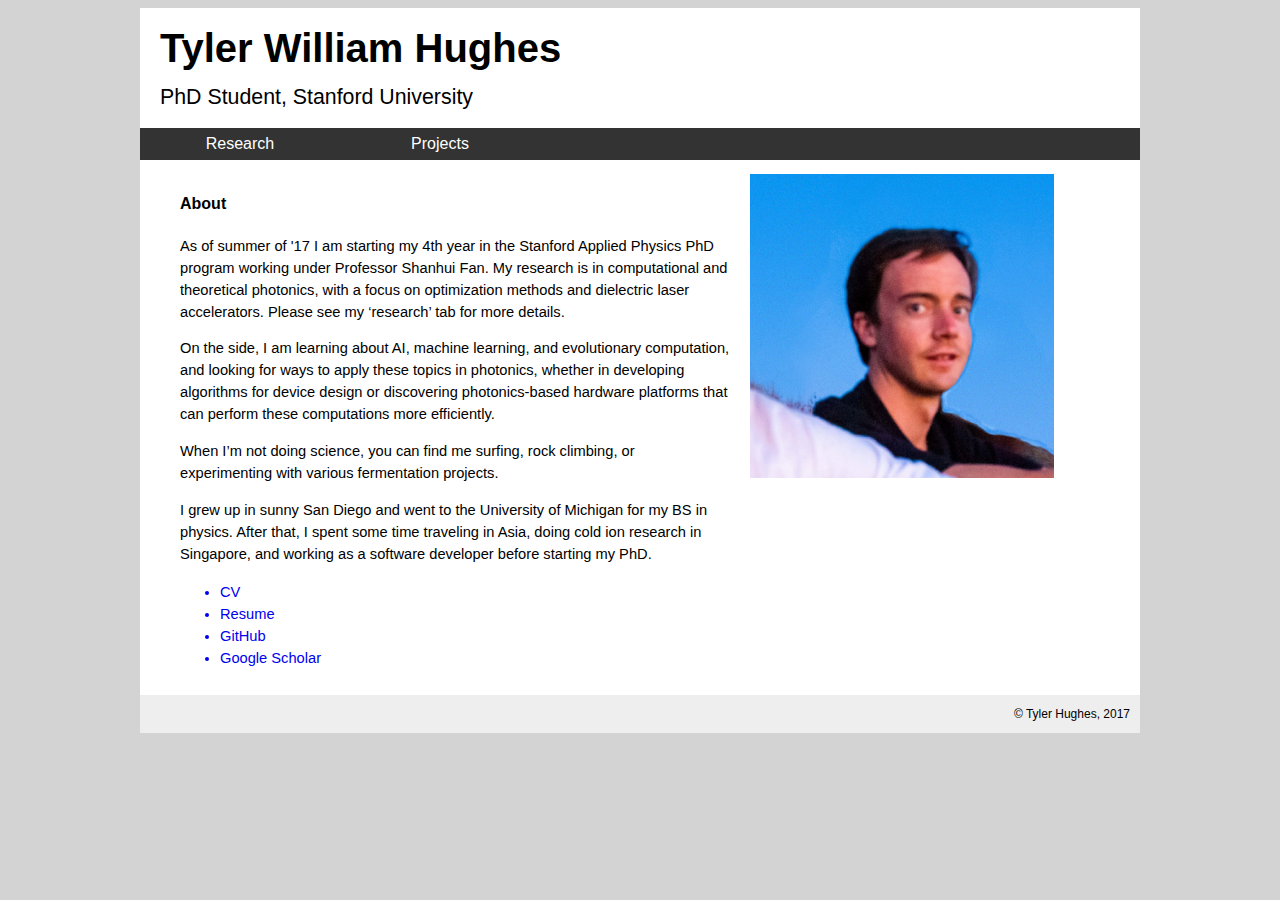
<file: index2.html>
<!DOCTYPE html>
<html>

<head>
<title>Tyler Hughes</title>
<style>html{overflow-y:scroll}body{background-color:#d3d3d3;font-family:Verdana,Geneva,sans-serif;font-weight:400;color:#000}h1,h2,h3,h4,h5,h6{}p{font-size:11pt;line-height:1.5em}#container{width:1000px;margin:0 auto 0 auto;background-color:#fff}#header{padding:13px 20px 10px 20px}#header .name{display:inline-table}#header .title{display:inline-table}#header h1{font-family:Arial-Black,Gadget,sans-serif;font-size:30pt;font-weight:bold;margin:5px 0 5px 0}#header p{font-family:Arial-Black,Gadget,sans-serif;font-size:16pt;margin:5px 0 5px 0}#header a{text-decoration:none;color:#000}#header a:hover{color:#000}div#page_body{width:1000px}div#index_page_contents,div#index_picture_frame,div#left_menu,div#page_contents,div#contact_page_contents,div#contact_picture_frame{padding:10px 10px 10px 10px;min-height:100px;float:left}div#page_contents{width:920px;padding:10px 40px 10px 40px;background-color:#fff}div#index_page_contents{width:550px;padding:10px 10px 10px 40px;background-color:#fff}div#index_picture_frame{width:380px;background-color:#fff}div#contact_page_contents{width:450px;padding:10px 10px 10px 40px;background-color:#fff}div#contact_picture_frame{width:480px;background-color:#fff}div#top_menu{background-color:#333;width:1000px;display:inline-table;padding:0 0 0 0}div#top_menu ul{list-style-type:none;padding:0 0 0 0;margin:0 0 0 0}div#top_menu li{text-align:center;padding:7px 0 7px 0;width:20%;display:inline;float:left}div#top_menu li:hover{background-color:#999}div#top_menu li.active{background-color:#999}div#top_menu a{background-color:#0f0;text-decoration:none;color:#fff}div#footer{font-size:15pt;clear:both;padding:10px 10px 10px 10px;background-color:#eee}div#footer .copyright{font-size:9pt;text-align:right;margin:0 0 0 0}img.noborder{border:0;margin:0;padding:0}a.icon{text-decoration:none}a{text-decoration:none}p.tab{margin-left:30px}p.tabtab{margin-left:60px}div#index_page_contents li{font-size:11pt;line-height:1.5em}</style>
<link rel="shortcut icon" type="image/x-icon" href="favicon.ico"/>
</head>

<body>
  <div id="container">

    <div id="header">
      <span class="name">
  <h1><a href="index.html">Tyler William Hughes</a></h1>
  <p class="title"> PhD Student, Stanford University</p>
      </span>
    </div>

    <div id="top_menu">
      <ul>
  <a href="research.html"><li>Research</li></a>
  <a href="projects.html"><li>Projects</li></a>
      </ul>
    </div>

    <div id="page_body">
      <div id="index_page_contents">
  <h4>About</h4>
  <p>
    <p>
    As of summer of '17 I am starting my 4th year in the Stanford Applied Physics PhD program working under Professor Shanhui Fan.   My research is in computational and theoretical photonics, with a focus on optimization methods and dielectric laser accelerators.  Please see my ‘research’ tab for more details.
    </p>
    <p>
    On the side, I am learning about AI, machine learning, and evolutionary computation, and looking for ways to apply these topics in photonics, whether in developing algorithms for device design or discovering photonics-based hardware platforms that can perform these computations more efficiently.
    </p>
    <p>
    When I’m not doing science, you can find me surfing, rock climbing, or experimenting with various fermentation projects.
    </p>
    <p>
    I grew up in sunny San Diego and went to the University of Michigan for my BS in physics.  After that, I spent some time traveling in Asia, doing cold ion research in Singapore, and working as a software developer before starting my PhD.
    </p>
    <ul>
    <a href="test.pdf"><li>CV</li></a>
    <a href="test.pdf"><li>Resume</li></a>
    <a href="https://github.com/twhughes"><li>GitHub</li></a>
    <a href="https://scholar.google.com/citations?user=-AHhToYAAAAJ&hl=en"><li>Google Scholar</li></a>    
    </p>
  <p>
    
  </p>
      </div>
      <div id="index_picture_frame">
        <img src="tyler.png" alt="Silly Picture" style="width:304px;height:304px;">
      </div>
    </div>
  
    <div id="footer">
      <p class="copyright">
  &#169 Tyler Hughes, 2017
      </p>
    </div>
  </div>     
</body>
</html>
</file>
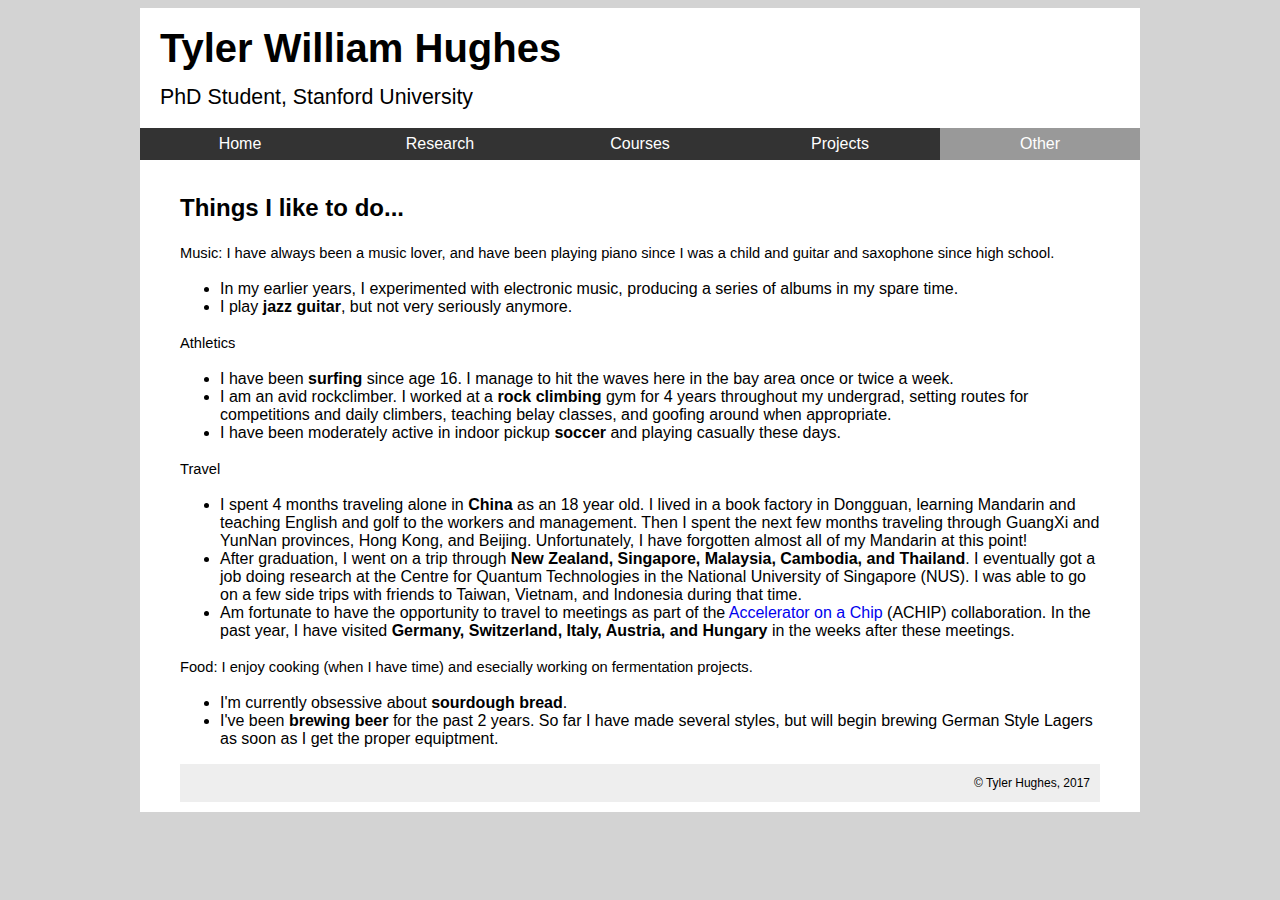
<file: other.html>
<!DOCTYPE html>
<html>

<head>
<title>Tyler Hughes - Projects</title>
<style>html{overflow-y:scroll}body{background-color:#d3d3d3;font-family:Verdana,Geneva,sans-serif;font-weight:400;color:#000}h1,h2,h3,h4,h5,h6{}p{font-size:11pt;line-height:1.5em}#container{width:1000px;margin:0 auto 0 auto;background-color:#fff}#header{padding:13px 20px 10px 20px}#header .name{display:inline-table}#header .title{display:inline-table}#header h1{font-family:Arial-Black,Gadget,sans-serif;font-size:30pt;font-weight:bold;margin:5px 0 5px 0}#header p{font-family:Arial-Black,Gadget,sans-serif;font-size:16pt;margin:5px 0 5px 0}#header a{text-decoration:none;color:#000}#header a:hover{color:#000}div#page_body{width:1000px}div#index_page_contents,div#index_picture_frame,div#left_menu,div#page_contents,div#contact_page_contents,div#contact_picture_frame{padding:10px 10px 10px 10px;min-height:100px;float:left}div#page_contents{width:920px;padding:10px 40px 10px 40px;background-color:#fff}div#index_page_contents{width:550px;padding:10px 10px 10px 40px;background-color:#fff}div#index_picture_frame{width:380px;background-color:#fff}div#contact_page_contents{width:450px;padding:10px 10px 10px 40px;background-color:#fff}div#contact_picture_frame{width:480px;background-color:#fff}div#top_menu{background-color:#333;width:1000px;display:inline-table;padding:0 0 0 0}div#top_menu ul{list-style-type:none;padding:0 0 0 0;margin:0 0 0 0}div#top_menu li{text-align:center;padding:7px 0 7px 0;width:20%;display:inline;float:left}div#top_menu li:hover{background-color:#999}div#top_menu li.active{background-color:#999}div#top_menu a{background-color:#0f0;text-decoration:none;color:#fff}div#footer{font-size:15pt;clear:both;padding:10px 10px 10px 10px;background-color:#eee}div#footer .copyright{font-size:9pt;text-align:right;margin:0 0 0 0}img.noborder{border:0;margin:0;padding:0}a.icon{text-decoration:none}a{text-decoration:none}p.tab{margin-left:30px}p.tabtab{margin-left:60px}div#index_page_contents li{font-size:11pt;line-height:1.5em}</style>
<link rel="shortcut icon" type="image/x-icon" href="favicon.ico"/>
</head>

<body>
  <div id="container">

    <div id="header">
      <span class="name">
	<h1><a href="index.html">Tyler William Hughes</a></h1>
	<p class="title"> PhD Student, Stanford University</p>
      </span>
    </div>

    <div id="top_menu">
      <ul>
	<a href="index.html"><li>Home</li></a>      	
	<a href="research.html"><li>Research</li></a>
    <a href="courses.html"><li>Courses</li></a>    
	<a href="projects.html"><li>Projects</li></a>
    <a href="other.html"><li class="active">Other</li></a>    
      </ul>
    </div>
    <div id="page_body">
      <div id="page_contents">
	<h2>Things I like to do...</h2>

		<p> Music:  I have always been a music lover, and have been playing piano since I was a child and guitar and saxophone since high school.  
	<ul>
		<li>In my earlier years, I experimented with electronic music, producing a series of albums in my spare time. </li>
		<li>I play <b>jazz guitar</b>, but not very seriously anymore.</li>
	</ul>
	</p>
		<p> Athletics 
	<ul>
		<li>I have been <b>surfing</b> since age 16.  I manage to hit the waves here in the bay area once or twice a week.</li>
		<li>I am an avid rockclimber.  I worked at a <b>rock climbing</b> gym for 4 years throughout my undergrad, setting routes for competitions and daily climbers, teaching belay classes, and goofing around when appropriate.</li>
		<li>I have been moderately active in indoor pickup <b>soccer</b> and playing casually these days.</li>
	</ul>
	</p>
	<p> Travel 
	<ul>
		<li>I spent 4 months traveling alone in <b>China</b> as an 18 year old.  I lived in a book factory in Dongguan, learning Mandarin and teaching English and golf to the workers and management.  Then I spent the next few months traveling through GuangXi and YunNan provinces, Hong Kong, and Beijing.  Unfortunately, I have forgotten almost all of my Mandarin at this point!</li>
		<li>After graduation, I went on a trip through <b>New Zealand, Singapore, Malaysia, Cambodia, and Thailand</b>.  I eventually got a job doing research at the Centre for Quantum Technologies in the National University of Singapore (NUS).  I was able to go on a few side trips with friends to Taiwan, Vietnam, and Indonesia during that time.</li>
		<li>Am fortunate to have the opportunity to travel to meetings as part of the <a href="https://achip.stanford.edu/"> Accelerator on a Chip </a> (ACHIP) collaboration.  In the past year, I have visited <b>Germany, Switzerland, Italy, Austria, and Hungary</b> in the weeks after these meetings. </li>
	</ul>
	</p>

	<p> Food:  I enjoy cooking (when I have time) and esecially working on fermentation projects.  
	<ul>
		<li>I'm currently obsessive about <b>sourdough bread</b>.</li>
		<li>I've been <b>brewing beer</b> for the past 2 years.  So far I have made several styles, but will begin brewing German Style Lagers as soon as I get the proper equiptment.</li>
	</ul>
	</p>	
    <div id="footer">
      <p class="copyright">
	&#169 Tyler Hughes, 2017
      </p>
    </div>
  </div>
</body>
</html>
</file>
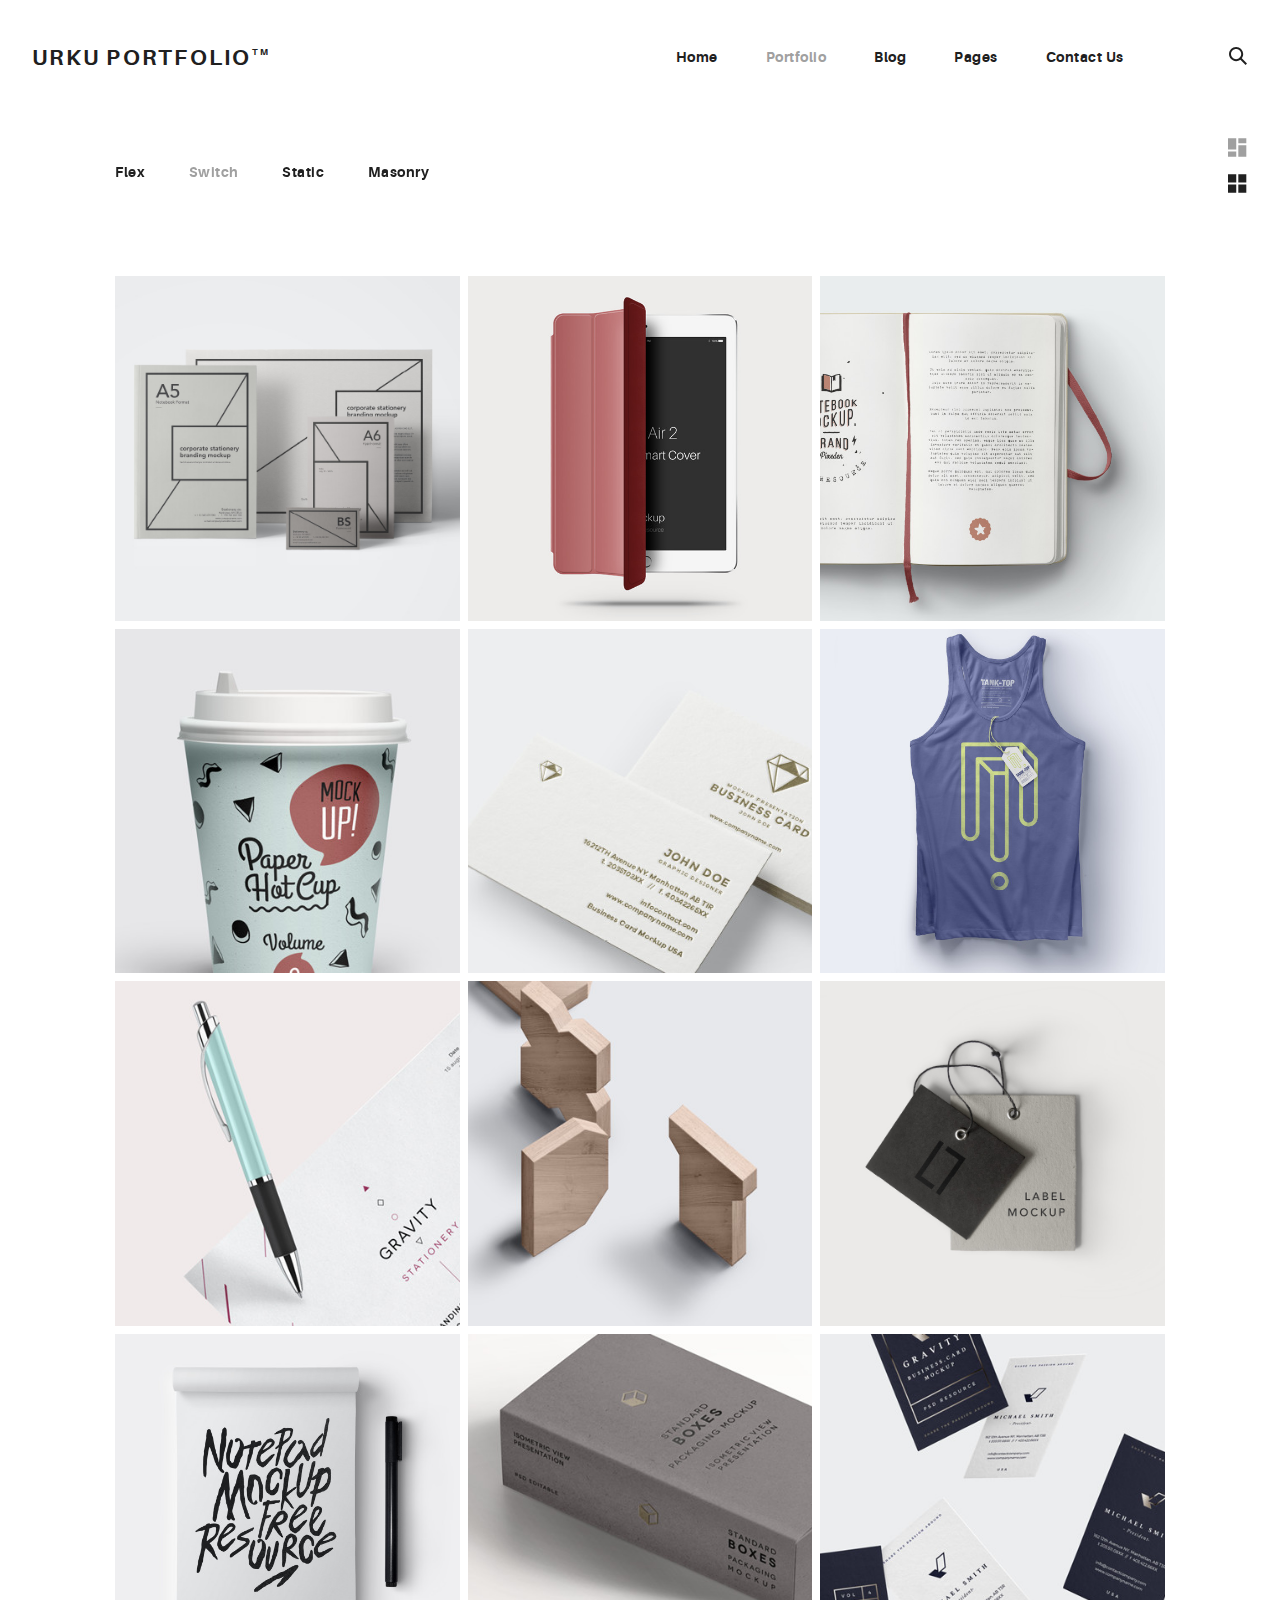
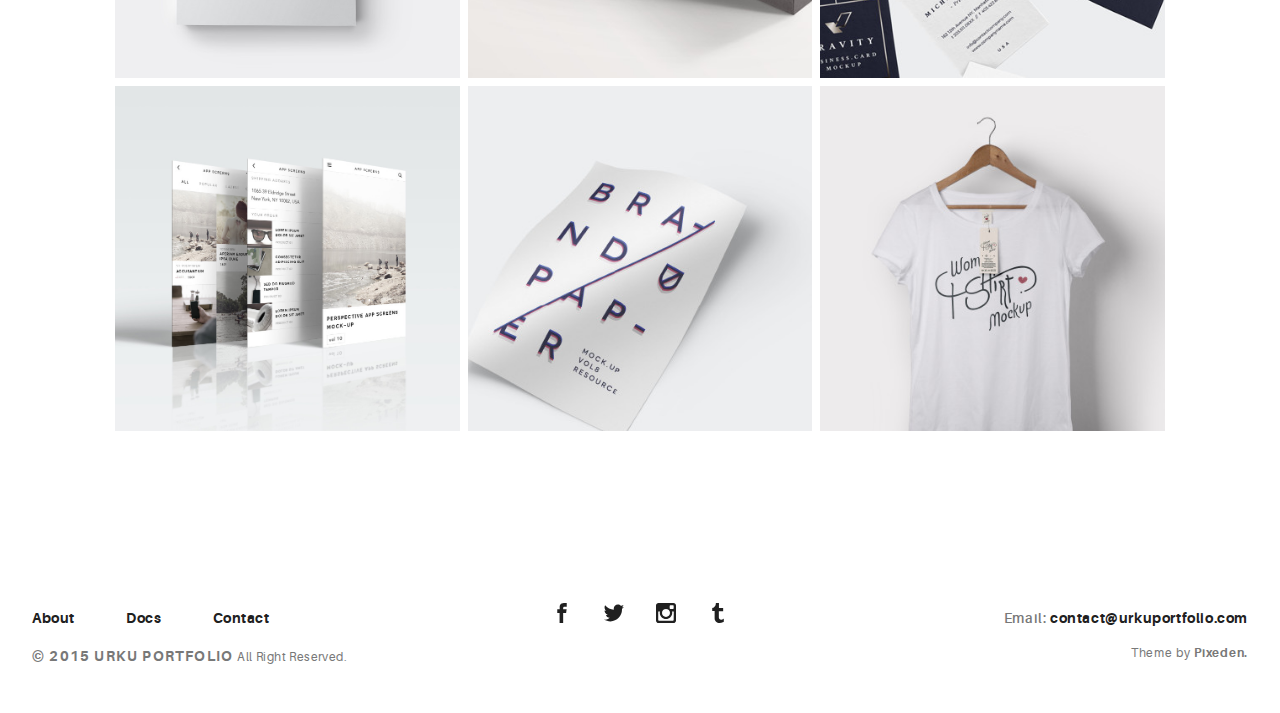
<file: portfolio-alt.html>
<!DOCTYPE html>
<html>
  <head>
    <meta name="viewport" content="width=device-width, initial-scale=1.0">
    <meta charset="UTF-8">
    <title>Urku Portfolio :: Pixeden</title>
    <link rel="icon" type="image/svg+xml" href="assets/img/urku-ico.svg">
    <link rel="stylesheet" href="assets/css/aurora-pack.min.css">
    <link rel="stylesheet" href="assets/css/aurora-theme-base.min.css">
    <link rel="stylesheet" href="assets/css/urku.css">
  </head>
  <body class="top-fixed">
    <header class="ae-container-fluid ae-container-fluid--full rk-header ">
      <input type="checkbox" id="mobile-menu" class="rk-mobile-menu">
      <label for="mobile-menu">
        <svg>
          <use xlink:href="assets/img/symbols.svg#bar"></use>
        </svg>
        <svg>
          <use xlink:href="assets/img/symbols.svg#bar"></use>
        </svg>
        <svg>
          <use xlink:href="assets/img/symbols.svg#bar"></use>
        </svg>
      </label>
      <div class="ae-container-fluid rk-topbar">
        <h1 class="rk-logo"><a href="index.html">urku portfolio<sup>tm</sup></a></h1>
        <nav class="rk-navigation">
          <ul class="rk-menu">
            <li class="rk-menu__item"><a href="index.html" class="rk-menu__link">Home</a>
            </li>
            <li class="active rk-menu__item"><a href="portfolio.html" class="rk-menu__link">Portfolio</a>
            </li>
            <li class="rk-menu__item"><a href="blog.html" class="rk-menu__link">Blog</a>
            </li>
            <li class="rk-menu__item"><a href="#0" class="rk-menu__link">Pages</a>
              <nav class="rk-menu__sub">
                <ul class="rk-container">
                  <li class="rk-menu__item"><a href="about.html" class="rk-menu__link">About</a></li>
                  <li class="rk-menu__item"><a href="documentation.html" class="rk-menu__link">Documentation</a></li>
                  <li class="rk-menu__item"><a href="design-styles.html" class="rk-menu__link">Design Styles</a></li>
                </ul>
              </nav>
            </li>
            <li class="rk-menu__item"><a href="contact.html" class="rk-menu__link">Contact Us</a>
            </li>
          </ul>
          <form class="rk-search">
            <input type="text" placeholder="Search" id="urku-search" class="rk-search-field">
            <label for="urku-search">
              <svg>
                <use xlink:href="assets/img/symbols.svg#icon-search"></use>
              </svg>
            </label>
          </form>
        </nav>
      </div>
    </header>
    <section class="ae-container-fluid rk-main">
      <input type="radio" name="layout-ctrl" checked id="layout-base" class="layout-ctrl-input">
      <div class="ae-container-fluid rk-layout-ctrl-cont">
        <label for="layout-base" class="rk-layout-ctrl">
          <svg>
            <use xlink:href="assets/img/symbols.svg#icon-view-default"></use>
          </svg>
        </label>
      </div>
      <input type="radio" name="layout-ctrl" id="layout-grid" class="layout-ctrl-input">
      <div class="ae-container-fluid rk-layout-ctrl-cont">
        <label for="layout-grid" class="rk-layout-ctrl">
          <svg>
            <use xlink:href="assets/img/symbols.svg#icon-view-alt"></use>
          </svg>
        </label>
      </div>
      <div class="rk-layout-ctrl-mobile">
        <svg viewBox="0 0 9 9" class="layout-mob-1">
          <rect width="100%" height="100%" fill="currentColor"></rect>
        </svg>
        <svg viewBox="0 0 9 9" class="layout-mob-2">
          <rect width="100%" height="100%" fill="currentColor"></rect>
        </svg>
        <svg viewBox="0 0 9 9" class="layout-mob-3">
          <rect width="100%" height="100%" fill="currentColor"></rect>
        </svg>
        <svg viewBox="0 0 9 9" class="layout-mob-4">
          <rect width="100%" height="100%" fill="currentColor"></rect>
        </svg>
      </div>
      <section class="ae-container-fluid ae-container-fluid--inner rk-portfolio">
        <div class="au-xs-ta-center au-lg-ta-left">
          <ul class="rk-menu rk-categories-menu">
            <li class="rk-menu__item"><a href="portfolio.html" class="rk-menu__link">Flex</a>
            </li>
            <li class="active rk-menu__item"><a href="portfolio-alt.html" class="rk-menu__link">Switch</a>
            </li>
            <li class="rk-menu__item"><a href="portfolio-raw.html" class="rk-menu__link">Static</a>
            </li>
            <li class="rk-menu__item"><a href="portfolio-masonry.html" class="rk-menu__link">Masonry</a>
            </li>
          </ul>
        </div>
        <div class="rk-portfolio__items"><a href="portfolio-item.html" class="rk-item rk-item--flex item-1 rk-size-4 rk-tosize-3 rk-square ">
            <div class="item-meta">
              <h2>Essential Stationery</h2>
              <p>Branding</p>
            </div></a><a href="portfolio-item.html" class="rk-item rk-item--flex item-2 rk-size-4 rk-tosize-3 rk-square ">
            <div class="item-meta">
              <h2>Pickled Tousled</h2>
              <p>Art Direction</p>
            </div></a><a href="portfolio-item.html" class="rk-item rk-item--flex item-3 rk-size-4 rk-tosize-3 rk-square ">
            <div class="item-meta">
              <h2>Waistcoat vegan</h2>
              <p>Graphic Design</p>
            </div></a><a href="portfolio-item.html" class="rk-item rk-item--flex item-4 rk-size-4 rk-tosize-3 rk-square ">
            <div class="item-meta">
              <h2>Tumblr hammock</h2>
              <p>Packaging</p>
            </div></a><a href="portfolio-item.html" class="rk-item rk-item--flex item-5 rk-size-4  rk-square ">
            <div class="item-meta">
              <h2>Biodiesel etsy</h2>
              <p>Branding</p>
            </div></a><a href="portfolio-item.html" class="rk-item rk-item--flex item-6 rk-size-4  rk-square ">
            <div class="item-meta">
              <h2>Gentrify artisan</h2>
              <p>Graphic Design</p>
            </div></a><a href="portfolio-item.html" class="rk-item rk-item--flex item-7 rk-size-4  rk-square ">
            <div class="item-meta">
              <h2>Plaid austin</h2>
              <p>Graphic Design</p>
            </div></a><a href="portfolio-item.html" class="rk-item rk-item--flex item-8 rk-size-4 rk-tosize-6 rk-square ">
            <div class="item-meta">
              <h2>Trust fund</h2>
              <p>Packaging</p>
            </div></a><a href="portfolio-item.html" class="rk-item rk-item--flex item-9 rk-size-4 rk-tosize-6 rk-square ">
            <div class="item-meta">
              <h2>Gentrify pork</h2>
              <p>Branding</p>
            </div></a><a href="portfolio-item.html" class="rk-item rk-item--flex item-10 rk-size-4 rk-tosize-3 rk-square ">
            <div class="item-meta">
              <h2>Waistcoat ugh</h2>
              <p>UI/UX</p>
            </div></a><a href="portfolio-item.html" class="rk-item rk-item--flex item-11 rk-size-4 rk-tosize-3 rk-square ">
            <div class="item-meta">
              <h2>Deep v kogi</h2>
              <p>Graphic Design</p>
            </div></a><a href="portfolio-item.html" class="rk-item rk-item--flex item-12 rk-size-4 rk-tosize-3 rk-square ">
            <div class="item-meta">
              <h2>Venmo trust</h2>
              <p>Packaging</p>
            </div></a><a href="portfolio-item.html" class="rk-item rk-item--flex item-13 rk-size-4 rk-tosize-3 rk-square ">
            <div class="item-meta">
              <h2>Venmo trust</h2>
              <p>Ui/UX</p>
            </div></a><a href="portfolio-item.html" class="rk-item rk-item--flex item-14 rk-size-4 rk-tosize-6 rk-square rk-toportrait">
            <div class="item-meta">
              <h2>Gentrify semiotic</h2>
              <p>Art Direction</p>
            </div></a><a href="portfolio-item.html" class="rk-item rk-item--flex item-15 rk-size-4 rk-tosize-6 rk-square rk-toportrait">
            <div class="item-meta">
              <h2>Migas artisan</h2>
              <p>Photography</p>
            </div></a>
        </div>
      </section>
    </section>
    <footer class="ae-container-fluid rk-footer ">
      <div class="ae-grid ae-grid--collapse">
        <div class="ae-grid__item item-lg-4 au-xs-ta-center au-lg-ta-left">
          <ul class="rk-menu rk-footer-menu">
            <li class="rk-menu__item"><a href="about.html" class="rk-menu__link">About</a>
            </li>
            <li class="rk-menu__item"><a href="documentation.html" class="rk-menu__link">Docs</a>
            </li>
            <li class="rk-menu__item"><a href="contact.html" class="rk-menu__link">Contact</a>
            </li>
          </ul>
          <p class="rk-footer__text rk-footer__copy "> <span class="ae-u-bold">© </span><span class="ae-u-bolder">2015 URKU PORTFOLIO </span>All Right Reserved.</p>
        </div>
        <div class="ae-grid__item item-lg-4 au-xs-ta-center"><a href="#0" class="rk-social-btn ">
            <svg>
              <use xlink:href="assets/img/symbols.svg#icon-facebook"></use>
            </svg></a><a href="#0" class="rk-social-btn ">
            <svg>
              <use xlink:href="assets/img/symbols.svg#icon-twitter"></use>
            </svg></a><a href="#0" class="rk-social-btn ">
            <svg>
              <use xlink:href="assets/img/symbols.svg#icon-pinterest"></use>
            </svg></a><a href="#0" class="rk-social-btn ">
            <svg>
              <use xlink:href="assets/img/symbols.svg#icon-tumblr"></use>
            </svg></a></div>
        <div class="ae-grid__item item-lg-4 au-xs-ta-center au-lg-ta-right">
          <p class="rk-footer__text rk-footer__contact "> <span class="ae-u-bold">Email: </span><span class="ae-u-bolder"> <a href="#0" class="rk-dark-color ">contact@urkuportfolio.com </a></span></p>
          <p class="rk-footer__text rk-footer__by">Theme by <a href="http://pixeden.com" class="ae-u-bolder">Pixeden.</a></p>
        </div>
      </div>
    </footer>
    <script src="assets/js/svg4everybody.min.js"></script>
    <script>svg4everybody();</script>
  </body>
</html>
</file>
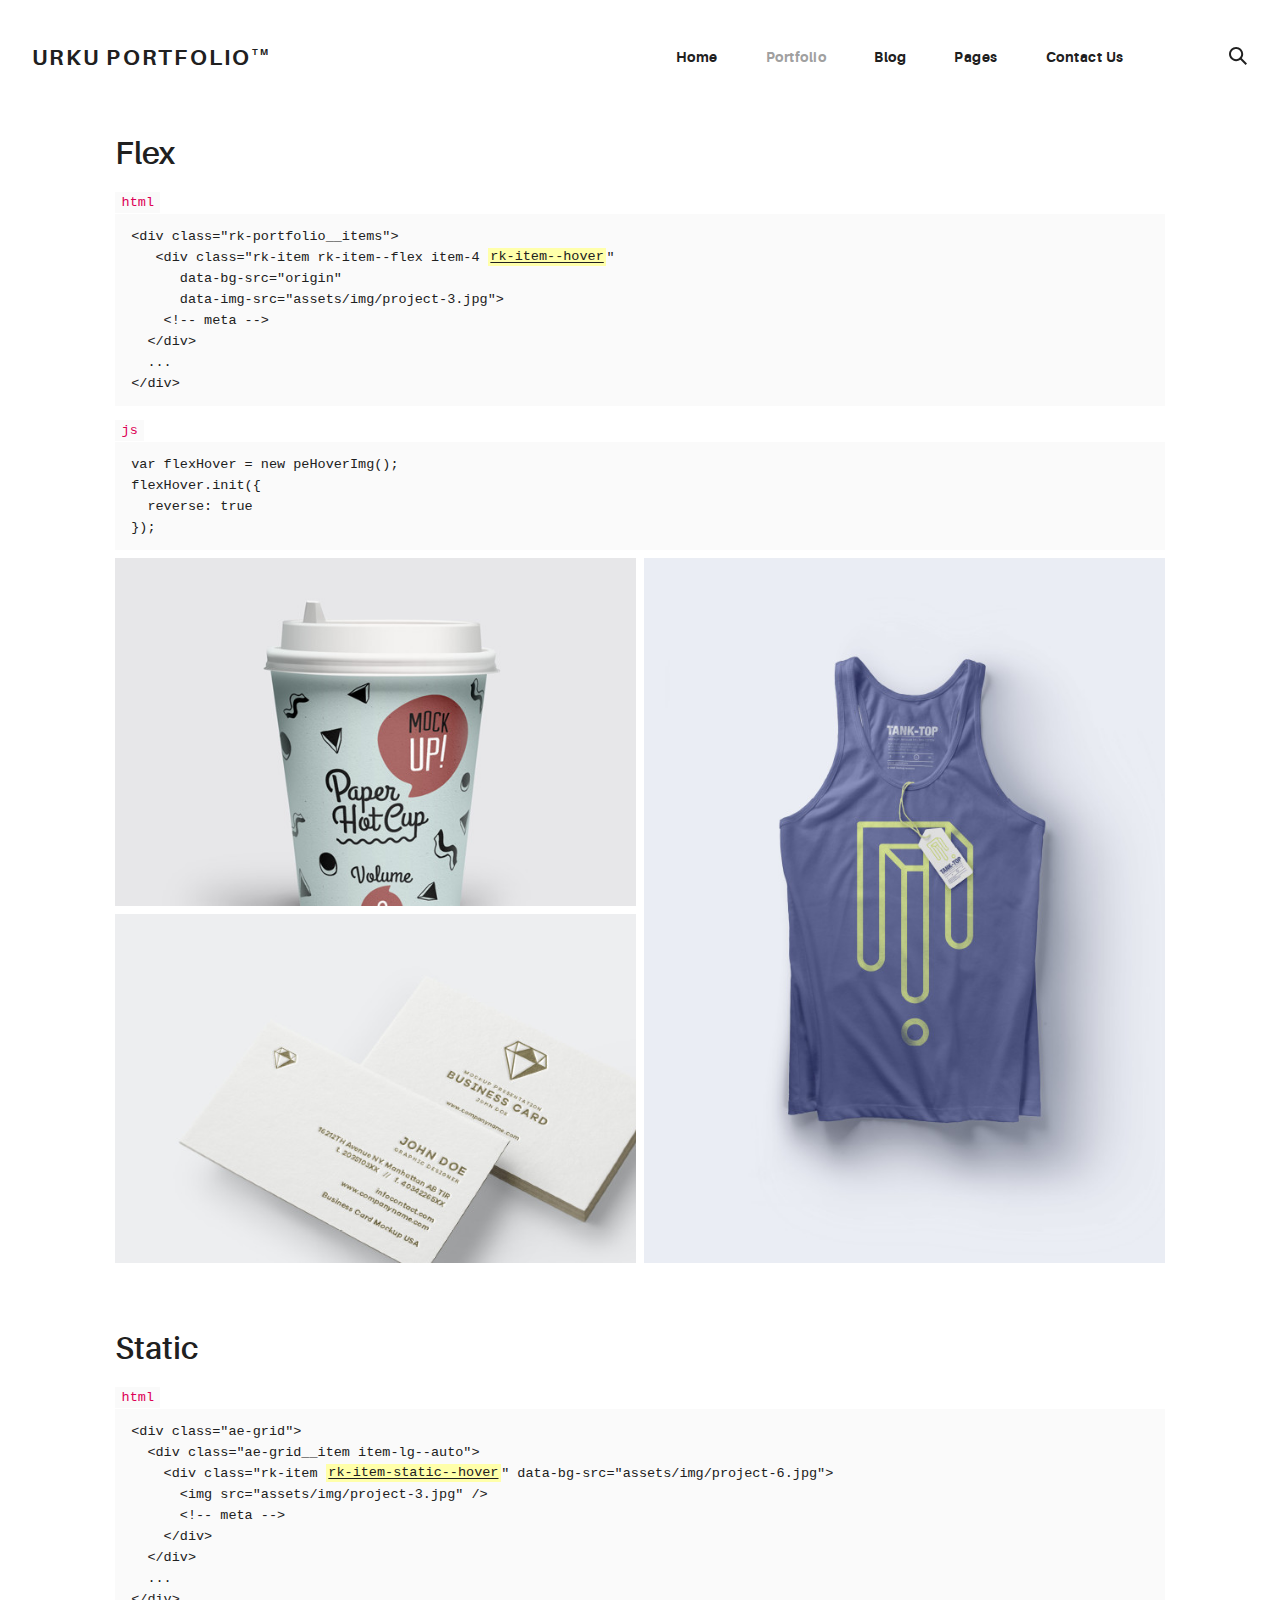
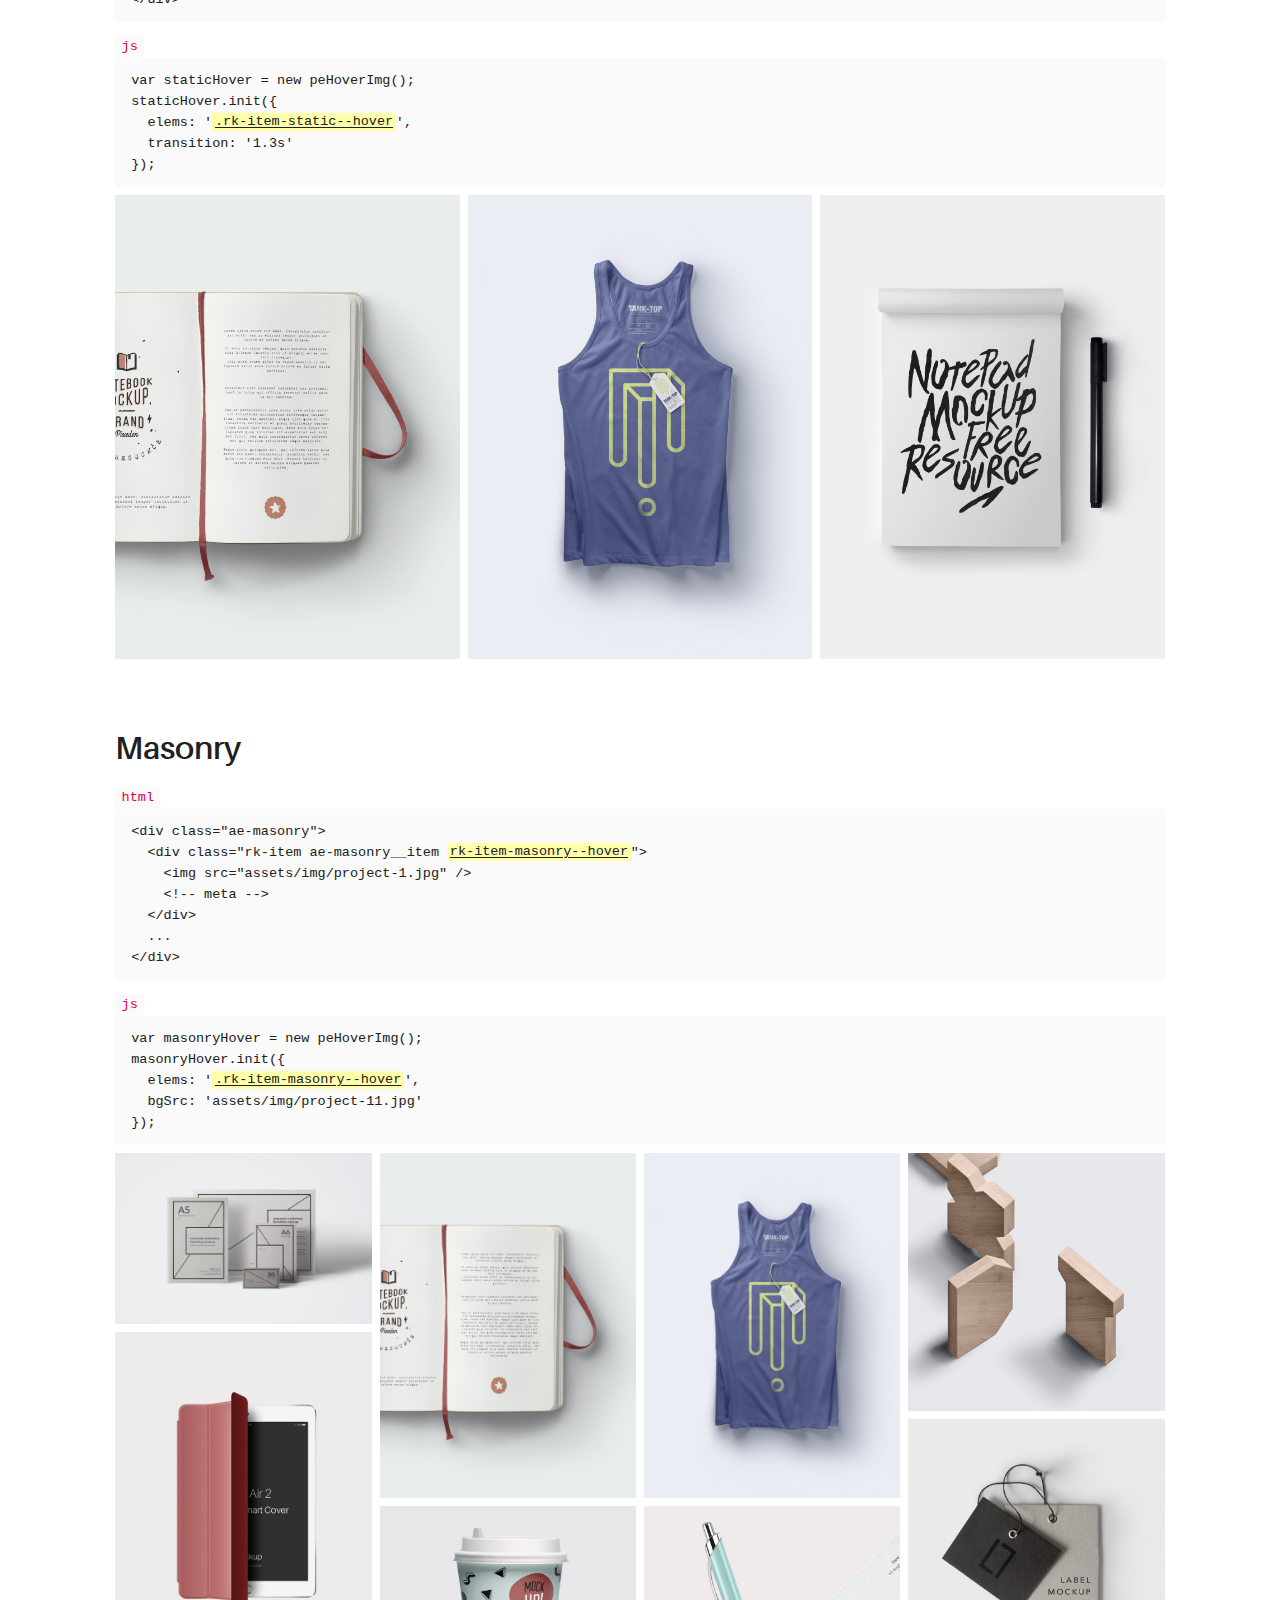
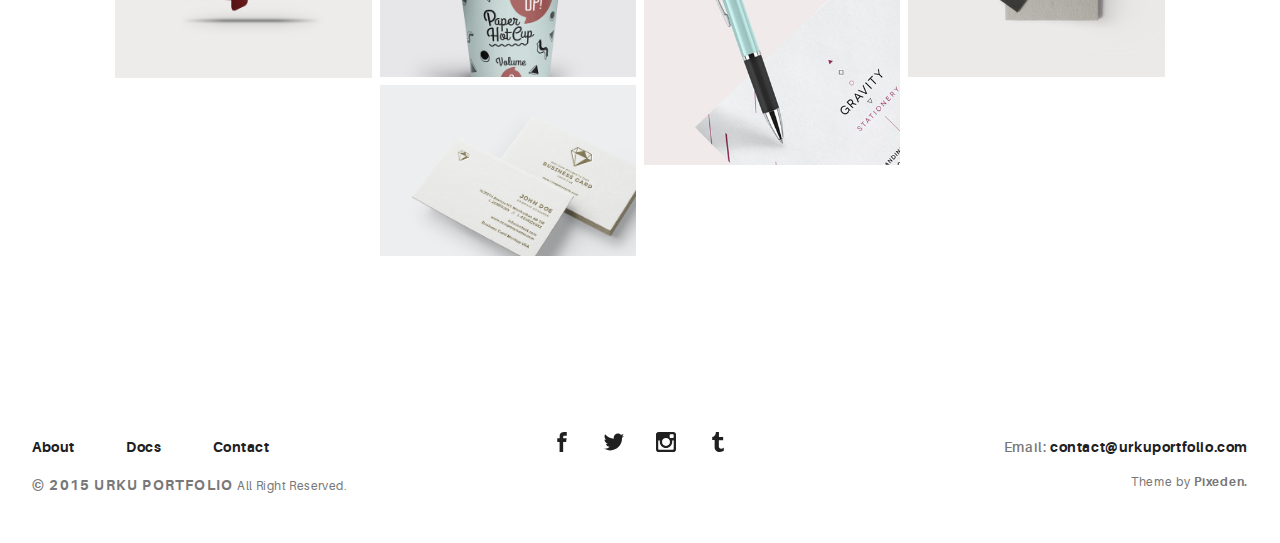
<file: portfolio-hover.html>
<!DOCTYPE html>
<html>
  <head>
    <meta name="viewport" content="width=device-width, initial-scale=1.0">
    <meta charset="UTF-8">
    <title>Urku Portfolio :: Pixeden</title>
    <link rel="icon" type="image/svg+xml" href="assets/img/urku-ico.svg">
    <link rel="stylesheet" href="assets/css/aurora-pack.min.css">
    <link rel="stylesheet" href="assets/css/aurora-theme-base.min.css">
    <link rel="stylesheet" href="assets/css/urku.css">
  </head>
  <body class="top-fixed">
    <header class="ae-container-fluid ae-container-fluid--full rk-header ">
      <input type="checkbox" id="mobile-menu" class="rk-mobile-menu">
      <label for="mobile-menu">
        <svg>
          <use xlink:href="assets/img/symbols.svg#bar"></use>
        </svg>
        <svg>
          <use xlink:href="assets/img/symbols.svg#bar"></use>
        </svg>
        <svg>
          <use xlink:href="assets/img/symbols.svg#bar"></use>
        </svg>
      </label>
      <div class="ae-container-fluid rk-topbar">
        <h1 class="rk-logo"><a href="index.html">urku portfolio<sup>tm</sup></a></h1>
        <nav class="rk-navigation">
          <ul class="rk-menu">
            <li class="rk-menu__item"><a href="index.html" class="rk-menu__link">Home</a>
            </li>
            <li class="active rk-menu__item"><a href="portfolio.html" class="rk-menu__link">Portfolio</a>
            </li>
            <li class="rk-menu__item"><a href="blog.html" class="rk-menu__link">Blog</a>
            </li>
            <li class="rk-menu__item"><a href="#0" class="rk-menu__link">Pages</a>
              <nav class="rk-menu__sub">
                <ul class="rk-container">
                  <li class="rk-menu__item"><a href="about.html" class="rk-menu__link">About</a></li>
                  <li class="rk-menu__item"><a href="documentation.html" class="rk-menu__link">Documentation</a></li>
                  <li class="rk-menu__item"><a href="design-styles.html" class="rk-menu__link">Design Styles</a></li>
                </ul>
              </nav>
            </li>
            <li class="rk-menu__item"><a href="contact.html" class="rk-menu__link">Contact Us</a>
            </li>
          </ul>
          <form class="rk-search">
            <input type="text" placeholder="Search" id="urku-search" class="rk-search-field">
            <label for="urku-search">
              <svg>
                <use xlink:href="assets/img/symbols.svg#icon-search"></use>
              </svg>
            </label>
          </form>
        </nav>
      </div>
    </header>
    <section class="rk-container rk-main">
      <section class="ae-container-fluid ae-container-fluid--inner rk-portfolio">
        <h3>Flex</h3><code>html</code>
        <pre><code>&lt;div class=&quot;rk-portfolio__items&quot;&gt;
   &lt;div class=&quot;rk-item rk-item--flex item-4 <ins>rk-item--hover</ins>&quot; 
      data-bg-src=&quot;origin&quot; 
      data-img-src=&quot;assets/img/project-3.jpg&quot;&gt;
    &lt;!-- meta --&gt;
  &lt;/div&gt;
  ...
&lt;/div&gt;</code></pre><code>js</code>
        <pre><code>var flexHover = new peHoverImg();
flexHover.init({
  reverse: true
});</code></pre>
        <div class="rk-portfolio__items">
          <div class="rk-items-cont rk-size-6 rk-tosize-8"><a href="portfolio-item.html" data-bg-src="origin" data-img-src="assets/img/project-3.jpg" class="rk-item rk-item--flex item-4 rk-size-12 rk-landscape rk-item--hover"> 
              <div class="item-meta">
                <h2>Tumblr hammock</h2>
                <p>Packaging</p>
              </div></a><a href="portfolio-item.html" data-bg-src="origin" data-img-src="assets/img/project-11.jpg" class="rk-item rk-item--flex item-5 rk-size-12 rk-landscape rk-item--hover"> 
              <div class="item-meta">
                <h2>Biodiesel etsy</h2>
                <p>Branding</p>
              </div></a></div><a href="portfolio-item.html" data-bg-src="origin" data-img-src="assets/img/project-2.jpg" class="rk-item rk-item--flex item-6 rk-size-6 rk-portrait rk-item--hover"> 
            <div class="item-meta">
              <h2>Gentrify artisan</h2>
              <p>Graphic Design</p>
            </div></a>
        </div>
        <h3 class="au-mt-4">Static</h3><code>html</code>
        <pre><code>&lt;div class=&quot;ae-grid&quot;&gt;
  &lt;div class=&quot;ae-grid__item item-lg--auto&quot;&gt;
    &lt;div class=&quot;rk-item <ins>rk-item-static--hover</ins>&quot; data-bg-src=&quot;assets/img/project-6.jpg&quot;&gt;
      &lt;img src=&quot;assets/img/project-3.jpg&quot; /&gt;
      &lt;!-- meta --&gt;
    &lt;/div&gt;
  &lt;/div&gt;
  ...
&lt;/div&gt;</code></pre><code>js</code>
        <pre><code>var staticHover = new peHoverImg();
staticHover.init({
  elems: '<ins>.rk-item-static--hover</ins>',
  transition: '1.3s'
});</code></pre>
        <div class="ae-grid">
          <div class="ae-grid__item item-lg--auto"><a href="portfolio-item.html" data-bg-src="assets/img/project-6.jpg" class="rk-item rk-item-static--hover"><img src="assets/img/project-3.jpg" alt="">
              <div class="item-meta">
                <h2>Waistcoat vegan</h2>
                <p>Graphic Design</p>
              </div></a></div>
          <div class="ae-grid__item item-lg--auto"><a href="portfolio-item.html" data-bg-src="assets/img/project-10.jpg" class="rk-item rk-item-static--hover"><img src="assets/img/project-6.jpg" alt="">
              <div class="item-meta">
                <h2>Gentrify artisan</h2>
                <p>Graphic Design</p>
              </div></a></div>
          <div class="ae-grid__item item-lg--auto"><a href="portfolio-item.html" data-bg-src="assets/img/project-3.jpg" class="rk-item rk-item-static--hover"><img src="assets/img/project-10.jpg" alt="">
              <div class="item-meta">
                <h2>Waistcoat ugh</h2>
                <p>UI/UX</p>
              </div></a></div>
        </div>
        <h3 class="au-mt-4">Masonry</h3><code>html</code>
        <pre><code>&lt;div class=&quot;ae-masonry&quot;&gt;
  &lt;div class=&quot;rk-item ae-masonry__item <ins>rk-item-masonry--hover</ins>&quot;&gt;
    &lt;img src=&quot;assets/img/project-1.jpg&quot; /&gt;
    &lt;!-- meta --&gt;
  &lt;/div&gt;
  ...
&lt;/div&gt;</code></pre><code>js</code>
        <pre><code>var masonryHover = new peHoverImg();
masonryHover.init({
  elems: '<ins>.rk-item-masonry--hover</ins>',
  bgSrc: 'assets/img/project-11.jpg'
});</code></pre>
        <div class="ae-masonry ae-masonry-md-2 ae-masonry-xl-4"><a href="portfolio-item.html" class="rk-item ae-masonry__item rk-item-masonry--hover"><img src="assets/img/project-1.jpg" alt="">
            <div class="item-meta">
              <h2>Essential Stationery</h2>
              <p>Branding</p>
            </div></a><a href="portfolio-item.html" class="rk-item ae-masonry__item rk-item-masonry--hover"><img src="assets/img/project-2.jpg" alt="">
            <div class="item-meta">
              <h2>Pickled Tousled</h2>
              <p>Art Direction</p>
            </div></a><a href="portfolio-item.html" class="rk-item ae-masonry__item rk-item-masonry--hover"><img src="assets/img/project-3.jpg" alt="">
            <div class="item-meta">
              <h2>Waistcoat vegan</h2>
              <p>Graphic Design</p>
            </div></a><a href="portfolio-item.html" class="rk-item ae-masonry__item rk-item-masonry--hover"><img src="assets/img/project-4.jpg" alt="">
            <div class="item-meta">
              <h2>Tumblr hammock</h2>
              <p>Packaging</p>
            </div></a><a href="portfolio-item.html" class="rk-item ae-masonry__item rk-item-masonry--hover"><img src="assets/img/project-5.jpg" alt="">
            <div class="item-meta">
              <h2>Biodiesel etsy</h2>
              <p>Branding</p>
            </div></a><a href="portfolio-item.html" class="rk-item ae-masonry__item rk-item-masonry--hover"><img src="assets/img/project-6.jpg" alt="">
            <div class="item-meta">
              <h2>Gentrify artisan</h2>
              <p>Graphic Design</p>
            </div></a><a href="portfolio-item.html" class="rk-item ae-masonry__item rk-item-masonry--hover"><img src="assets/img/project-7.jpg" alt="">
            <div class="item-meta">
              <h2>Plaid austin</h2>
              <p>Graphic Design</p>
            </div></a><a href="portfolio-item.html" class="rk-item ae-masonry__item rk-item-masonry--hover"><img src="assets/img/project-8.jpg" alt="">
            <div class="item-meta">
              <h2>Trust fund</h2>
              <p>Packaging</p>
            </div></a><a href="portfolio-item.html" class="rk-item ae-masonry__item rk-item-masonry--hover"><img src="assets/img/project-9.jpg" alt="">
            <div class="item-meta">
              <h2>Gentrify pork</h2>
              <p>Branding</p>
            </div></a>
        </div>
      </section>
    </section>
    <footer class="ae-container-fluid rk-footer ">
      <div class="ae-grid ae-grid--collapse">
        <div class="ae-grid__item item-lg-4 au-xs-ta-center au-lg-ta-left">
          <ul class="rk-menu rk-footer-menu">
            <li class="rk-menu__item"><a href="about.html" class="rk-menu__link">About</a>
            </li>
            <li class="rk-menu__item"><a href="documentation.html" class="rk-menu__link">Docs</a>
            </li>
            <li class="rk-menu__item"><a href="contact.html" class="rk-menu__link">Contact</a>
            </li>
          </ul>
          <p class="rk-footer__text rk-footer__copy "> <span class="ae-u-bold">© </span><span class="ae-u-bolder">2015 URKU PORTFOLIO </span>All Right Reserved.</p>
        </div>
        <div class="ae-grid__item item-lg-4 au-xs-ta-center"><a href="#0" class="rk-social-btn ">
            <svg>
              <use xlink:href="assets/img/symbols.svg#icon-facebook"></use>
            </svg></a><a href="#0" class="rk-social-btn ">
            <svg>
              <use xlink:href="assets/img/symbols.svg#icon-twitter"></use>
            </svg></a><a href="#0" class="rk-social-btn ">
            <svg>
              <use xlink:href="assets/img/symbols.svg#icon-pinterest"></use>
            </svg></a><a href="#0" class="rk-social-btn ">
            <svg>
              <use xlink:href="assets/img/symbols.svg#icon-tumblr"></use>
            </svg></a></div>
        <div class="ae-grid__item item-lg-4 au-xs-ta-center au-lg-ta-right">
          <p class="rk-footer__text rk-footer__contact "> <span class="ae-u-bold">Email: </span><span class="ae-u-bolder"> <a href="#0" class="rk-dark-color ">contact@urkuportfolio.com </a></span></p>
          <p class="rk-footer__text rk-footer__by">Theme by <a href="http://pixeden.com" class="ae-u-bolder">Pixeden.</a></p>
        </div>
      </div>
    </footer>
    <script src="assets/js/svg4everybody.min.js"></script>
    <script>svg4everybody();</script>
    <script src="assets/js/pe-hoverimage.js"></script>
    <script>
      var flexHover = new peHoverImg();
      flexHover.init({
        reverse: true
      });
      
      var staticHover = new peHoverImg();
      staticHover.init({
        elems: '.rk-item-static--hover',
        transition: '1.3s'
      });
      
      var masonryHover = new peHoverImg();
      masonryHover.init({
        elems: '.rk-item-masonry--hover',
        bgSrc: 'assets/img/project-11.jpg'
      });
    </script>
  </body>
</html>
</file>
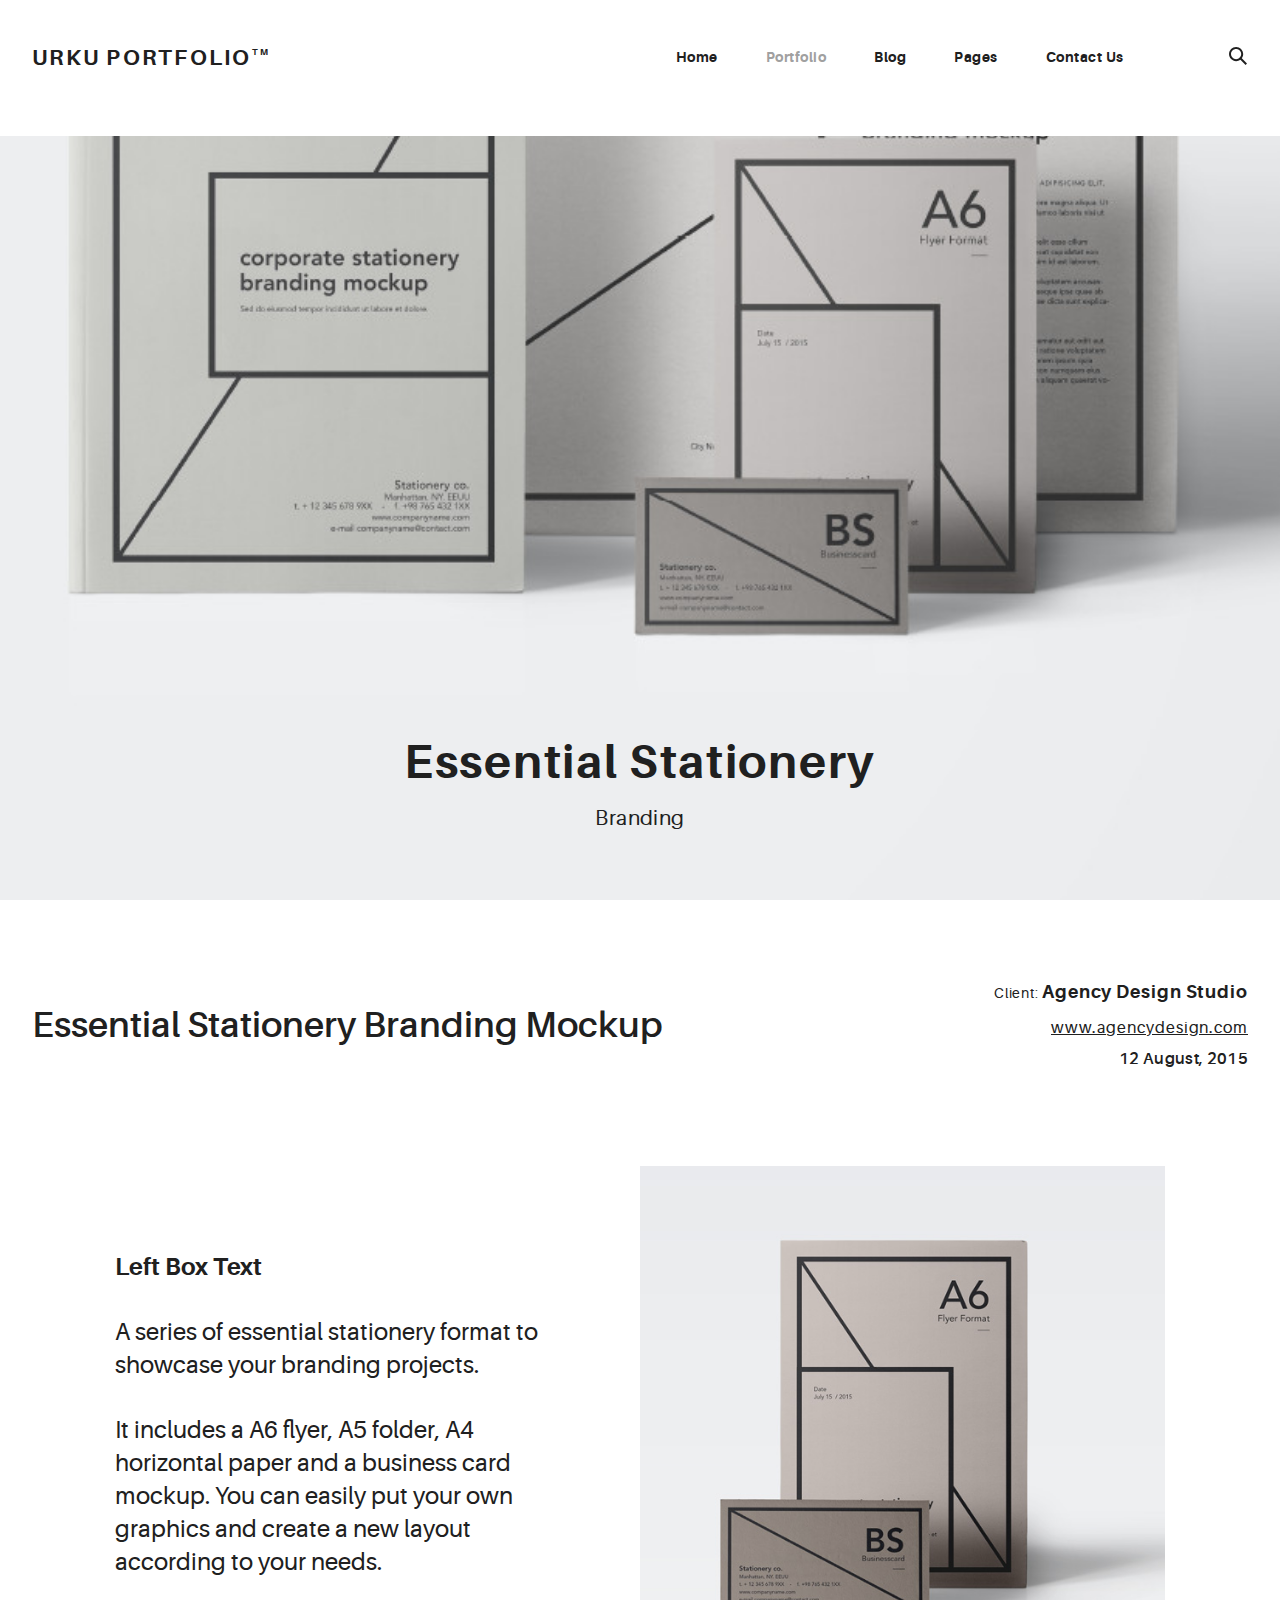
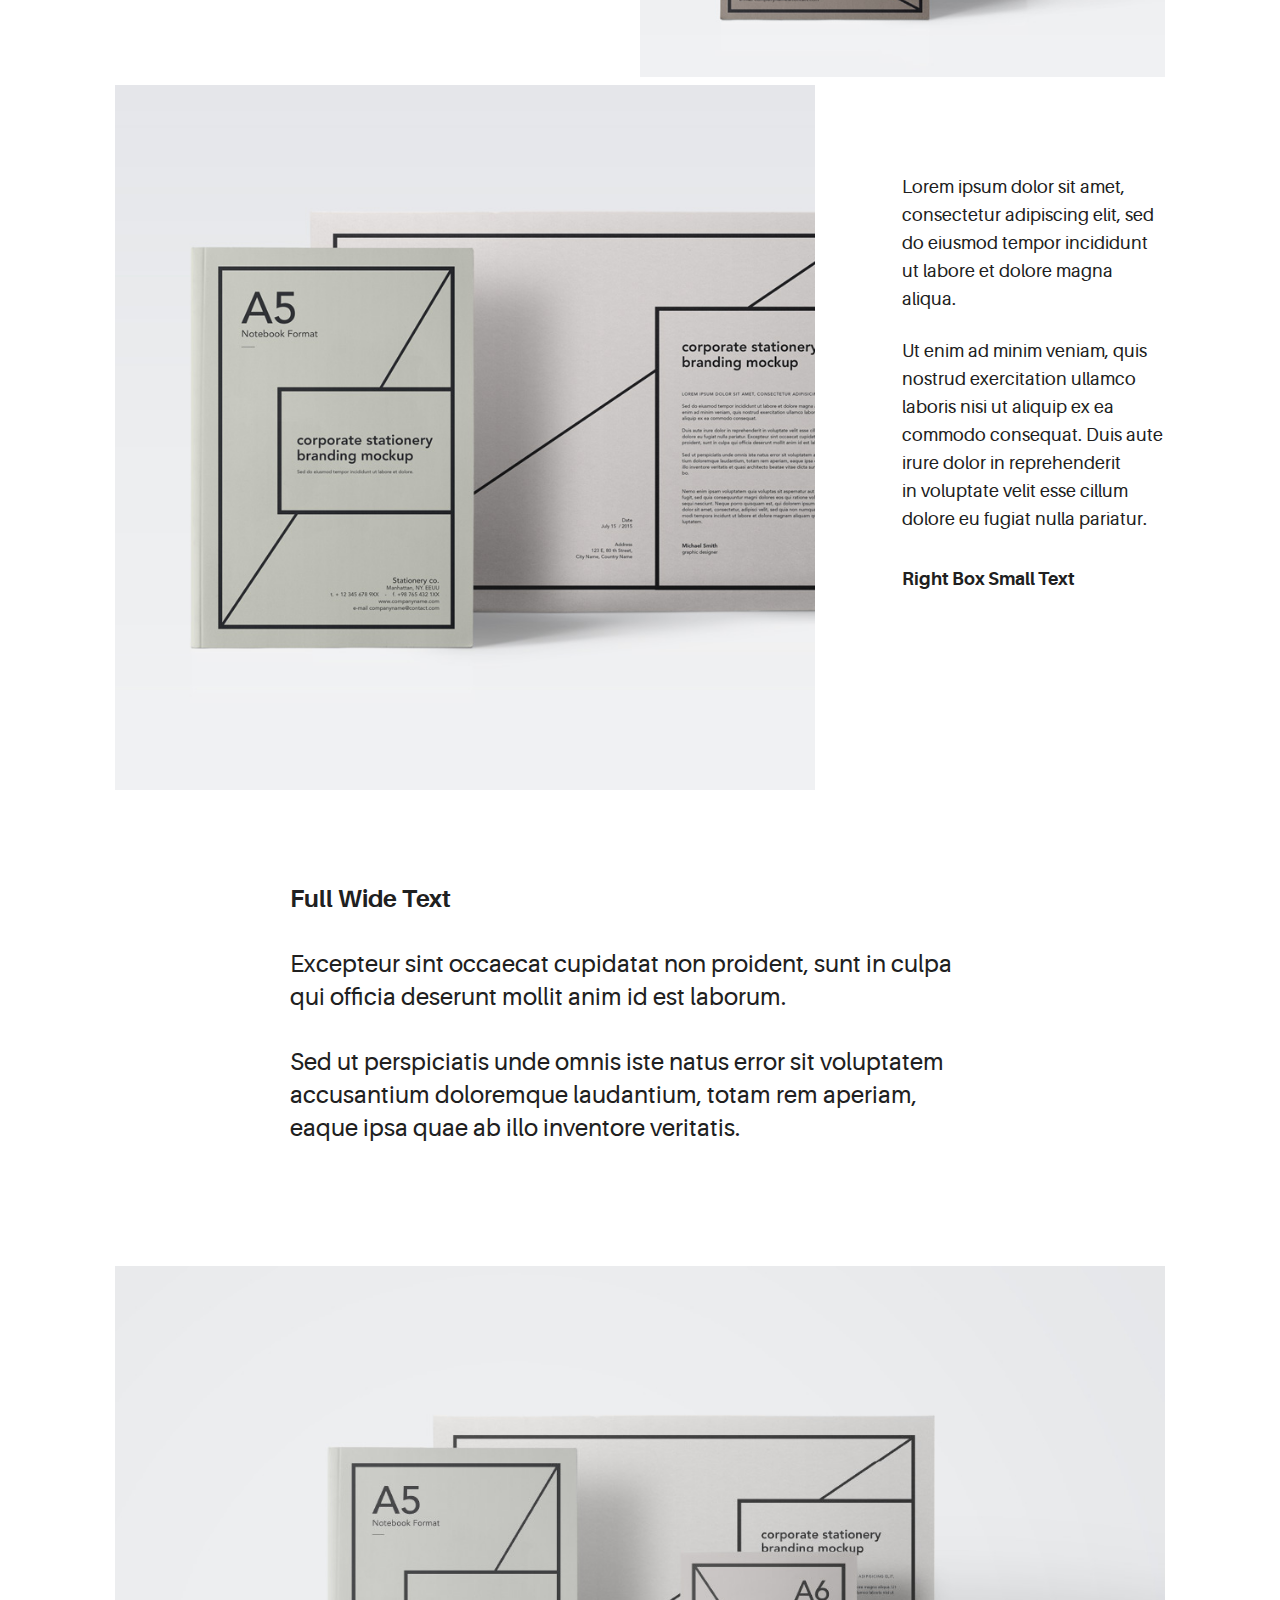
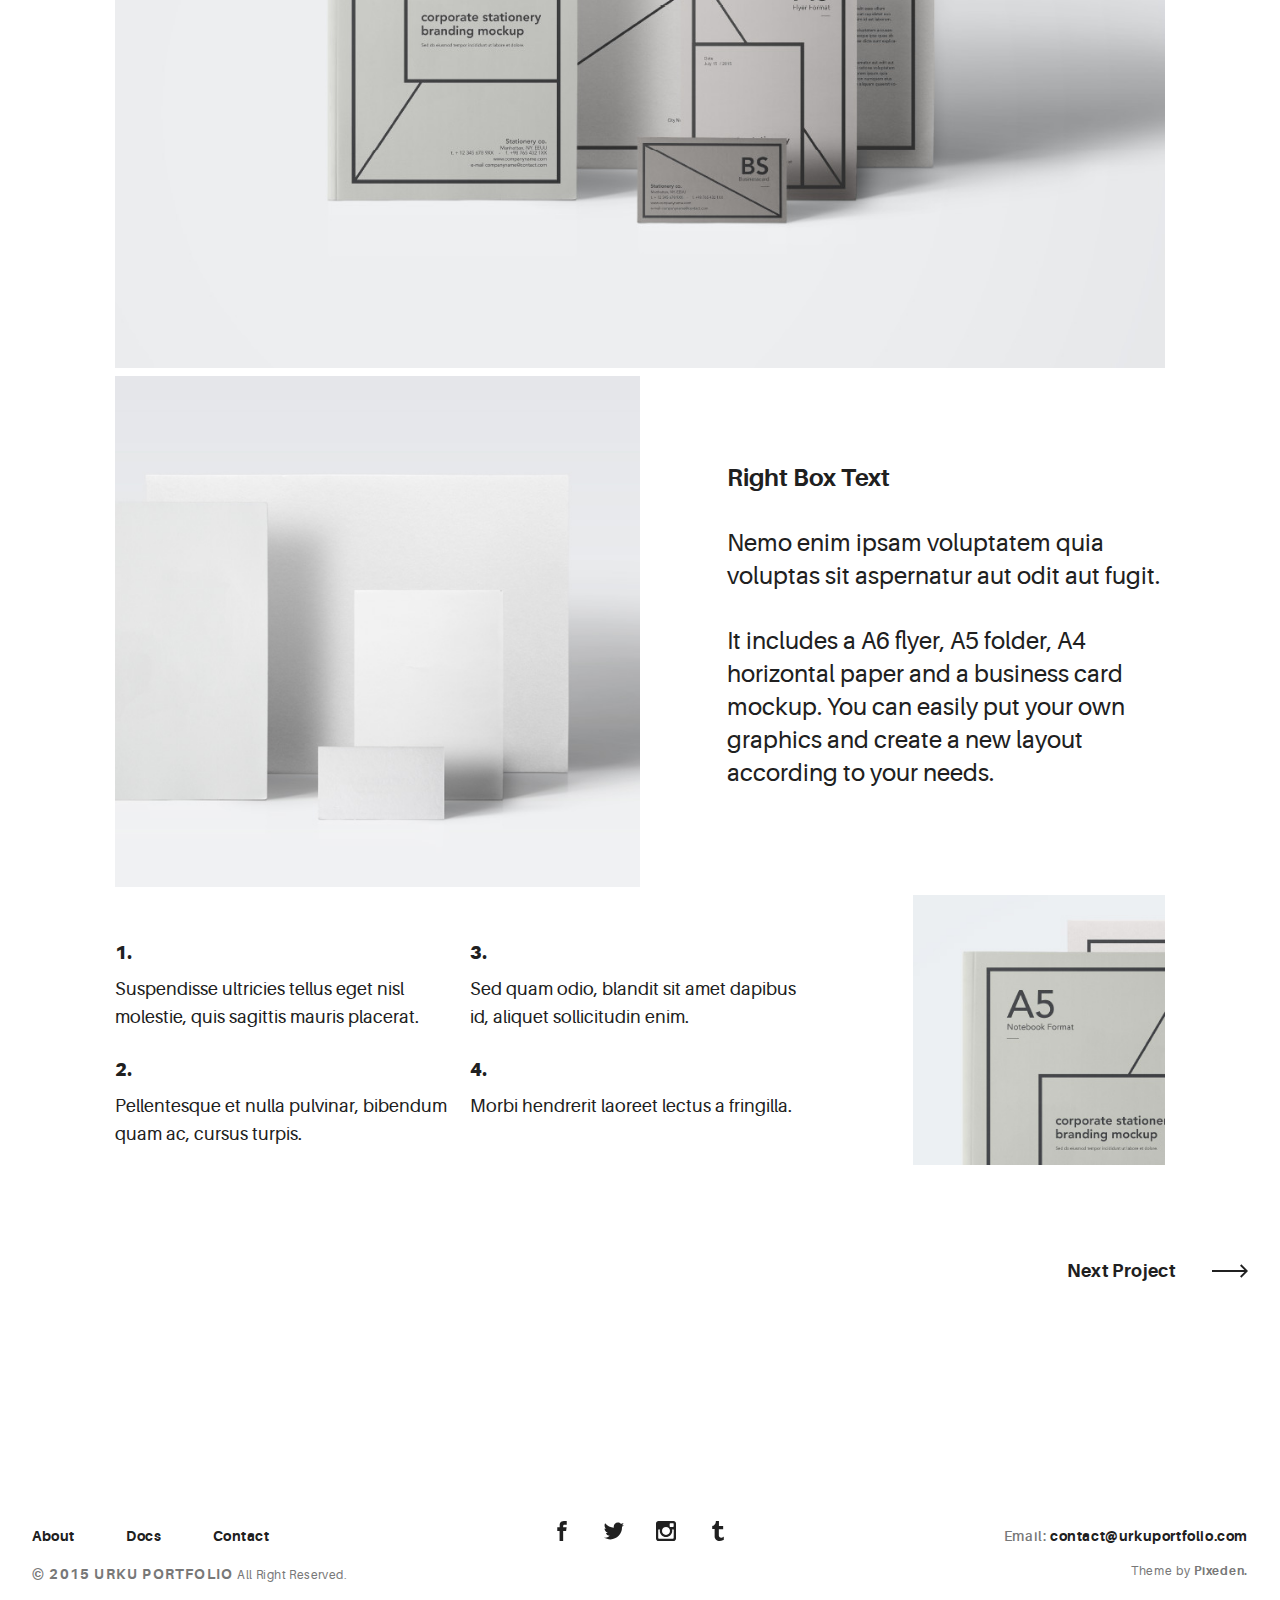
<file: portfolio-item.html>
<!DOCTYPE html>
<html>
  <head>
    <meta name="viewport" content="width=device-width, initial-scale=1.0">
    <meta charset="UTF-8">
    <title>Urku Portfolio :: Pixeden</title>
    <link rel="icon" type="image/svg+xml" href="assets/img/urku-ico.svg">
    <link rel="stylesheet" href="assets/css/aurora-pack.min.css">
    <link rel="stylesheet" href="assets/css/aurora-theme-base.min.css">
    <link rel="stylesheet" href="assets/css/urku.css">
  </head>
  <body class="top-fixed">
    <header class="ae-container-fluid ae-container-fluid--full rk-header ">
      <input type="checkbox" id="mobile-menu" class="rk-mobile-menu">
      <label for="mobile-menu">
        <svg>
          <use xlink:href="assets/img/symbols.svg#bar"></use>
        </svg>
        <svg>
          <use xlink:href="assets/img/symbols.svg#bar"></use>
        </svg>
        <svg>
          <use xlink:href="assets/img/symbols.svg#bar"></use>
        </svg>
      </label>
      <div class="ae-container-fluid rk-topbar">
        <h1 class="rk-logo"><a href="index.html">urku portfolio<sup>tm</sup></a></h1>
        <nav class="rk-navigation">
          <ul class="rk-menu">
            <li class="rk-menu__item"><a href="index.html" class="rk-menu__link">Home</a>
            </li>
            <li class="active rk-menu__item"><a href="portfolio.html" class="rk-menu__link">Portfolio</a>
              <nav class="rk-menu__sub">
                <ul class="rk-container">
                  <li class="rk-menu__item"><a href="portfolio.html" class="rk-menu__link">Flex</a></li>
                  <li class="rk-menu__item"><a href="portfolio-alt.html" class="rk-menu__link">Switch</a></li>
                  <li class="rk-menu__item"><a href="portfolio-raw.html" class="rk-menu__link">Static</a></li>
                  <li class="rk-menu__item"><a href="portfolio-masonry.html" class="rk-menu__link">Masonry</a></li>
                </ul>
              </nav>
            </li>
            <li class="rk-menu__item"><a href="blog.html" class="rk-menu__link">Blog</a>
            </li>
            <li class="rk-menu__item"><a href="#0" class="rk-menu__link">Pages</a>
              <nav class="rk-menu__sub">
                <ul class="rk-container">
                  <li class="rk-menu__item"><a href="about.html" class="rk-menu__link">About</a></li>
                  <li class="rk-menu__item"><a href="documentation.html" class="rk-menu__link">Documentation</a></li>
                  <li class="rk-menu__item"><a href="design-styles.html" class="rk-menu__link">Design Styles</a></li>
                </ul>
              </nav>
            </li>
            <li class="rk-menu__item"><a href="contact.html" class="rk-menu__link">Contact Us</a>
            </li>
          </ul>
          <form class="rk-search">
            <input type="text" placeholder="Search" id="urku-search" class="rk-search-field">
            <label for="urku-search">
              <svg>
                <use xlink:href="assets/img/symbols.svg#icon-search"></use>
              </svg>
            </label>
          </form>
        </nav>
      </div>
    </header>
    <section class="ae-container-fluid ae-container-fluid--full">
      <header class="rk-portfolio-cover  item-inside-1">
        <div class="item-inside__meta">
          <h1 class="ae-u-bolder rk-portfolio-title ">Essential Stationery</h1>
          <p class="ae-theta rk-portfolio-category ">Branding</p>
        </div>
      </header>
      <div class="ae-container-fluid">
        <div class="ae-grid ae-grid--collapse rk-portfolio-info ">
          <div class="ae-grid__item item-lg-8 item-sm--center au-xs-ta-center au-lg-ta-left">
            <h2 class="rk-portfolio-inner-title ">Essential Stationery Branding Mockup</h2>
          </div>
          <div class="ae-grid__item item-lg-4 au-xs-ta-center au-lg-ta-right rk-portfolio-details">
            <p class="rk-portfolio-inner-client "><span class="ae-lambda">Client: </span><span class="ae-u-bolder">Agency Design Studio</span></p>
            <p class="au-underline rk-portfolio-inner-website "><a href="#0" class="ae-kappa">www.agencydesign.com</a></p>
            <p class="ae-kappa ae-u-bold rk-portfolio-inner-date ">12 August, 2015</p>
          </div>
        </div>
      </div>
      <div class="ae-container-fluid ae-container-fluid--inner rk-portfolio--inner">
        <div class="ae-grid ae-grid--collapse au-xs-ptp-1">
          <div class="ae-grid__item item-lg-5 au-lg-ptp-1">
            <h4 class="ae-u-bolder">Left Box Text</h4>
            <p class="ae-eta">A series of essential stationery format to showcase your branding projects. </p>
            <p class="ae-eta">It includes a A6 flyer, A5 folder, A4 horizontal paper and a business card mockup. You can easily put your own graphics and create a new layout according to your needs.</p>
          </div>
          <div class="ae-grid__item item-lg-6 item-lg--offset-1"><img src="assets/img/inner-1.jpg" alt="Urku Portfolio"></div>
        </div>
        <div class="ae-grid ae-grid--collapse">
          <div class="ae-grid__item item-lg-8"><img src="assets/img/inner-2.jpg" alt="Urku Portfolio"></div>
          <div class="ae-grid__item item-lg-3 item-lg--offset-1 au-lg-ptp-1">
            <p>Lorem ipsum dolor sit amet, consectetur adipiscing elit, sed do eiusmod tempor incididunt ut labore et dolore magna aliqua. </p>
            <p class="au-mb-3">Ut enim ad minim veniam, quis nostrud exercitation ullamco laboris nisi ut aliquip ex ea commodo consequat. Duis aute irure dolor in reprehenderit <br>in voluptate velit esse cillum dolore eu fugiat nulla pariatur. </p>
            <p class="ae-u-bolder">Right Box Small Text</p>
          </div>
        </div>
        <div class="ae-grid ae-grid--collapse au-xs-ptp-1 au-xs-pbp-1">
          <div class="ae-grid__item item-lg-8 item-lg--offset-2">
            <h4 class="ae-u-bolder">Full Wide Text</h4>
            <p class="ae-eta">Excepteur sint occaecat cupidatat non proident, sunt in culpa qui officia deserunt mollit anim id est laborum.</p>
            <p class="ae-eta">Sed ut perspiciatis unde omnis iste natus error sit voluptatem accusantium doloremque laudantium, totam rem aperiam, eaque ipsa quae ab illo inventore veritatis.</p>
          </div>
        </div>
        <div class="ae-grid ae-grid--collapse">
          <div class="ae-grid__item item-lg--auto"><img src="assets/img/project-1.jpg" alt="Urku Portfolio"></div>
        </div>
        <div class="ae-grid ae-grid--collapse">
          <div class="ae-grid__item item-lg-6"><img src="assets/img/inner-3.jpg" alt="Urku Portfolio"></div>
          <div class="ae-grid__item item-lg-5 item-lg--offset-1 au-lg-ptp-1">
            <h4 class="ae-u-bolder">Right Box Text</h4>
            <p class="ae-eta">Nemo enim ipsam voluptatem quia voluptas sit aspernatur aut odit aut fugit.</p>
            <p class="ae-eta">It includes a A6 flyer, A5 folder, A4 horizontal paper and a business card mockup. You can easily put your own graphics and create a new layout according to your needs.</p>
          </div>
        </div>
        <div class="ae-grid--alt test">
          <div class="ae-grid__item--alt item-sm--auto item-sm--offset-1 item-lg--offset-0 item-sm--end item-sm--bottom">
            <div class="ae-grid ae-grid--alt8 au-xs-ta-center au-sm-ta-left">
              <div class="ae-grid__item--alt8 item-lg-6"><span class="ae-u-boldest">1.</span>
                <p class="au-mt-1">Suspendisse ultricies tellus eget nisl molestie, quis sagittis mauris placerat.</p><span class="ae-u-boldest">2.</span>
                <p class="au-mt-1">Pellentesque et nulla pulvinar, bibendum quam ac, cursus turpis.</p>
              </div>
              <div class="ae-grid__item--alt8 item-lg-6"><span class="ae-u-boldest">3.</span>
                <p class="au-mt-1">Sed quam odio, blandit sit amet dapibus id, aliquet sollicitudin enim. </p><span class="ae-u-boldest">4.</span>
                <p class="au-mt-1">Morbi hendrerit laoreet lectus a fringilla.</p>
              </div>
            </div>
          </div>
          <div class="ae-grid__item--alt item-sm--auto item-lg-3 item-lg--offset-1 item-lg--end"><img src="assets/img/inner-4.jpg" alt="Urku Portfolio"></div>
        </div>
      </div>
      <div class="ae-container-fluid au-pt-4 au-pb-4">
        <div class="group-buttons"><a href="#0" class="au-mt-2 arrow-button arrow-button--right">Next Project<span class="arrow-cont">
              <svg>
                <use xlink:href="assets/img/symbols.svg#arrow"></use>
              </svg></span></a></div>
      </div>
    </section>
    <footer class="ae-container-fluid rk-footer ">
      <div class="ae-grid ae-grid--collapse">
        <div class="ae-grid__item item-lg-4 au-xs-ta-center au-lg-ta-left">
          <ul class="rk-menu rk-footer-menu">
            <li class="rk-menu__item"><a href="about.html" class="rk-menu__link">About</a>
            </li>
            <li class="rk-menu__item"><a href="documentation.html" class="rk-menu__link">Docs</a>
            </li>
            <li class="rk-menu__item"><a href="contact.html" class="rk-menu__link">Contact</a>
            </li>
          </ul>
          <p class="rk-footer__text rk-footer__copy "> <span class="ae-u-bold">© </span><span class="ae-u-bolder">2015 URKU PORTFOLIO </span>All Right Reserved.</p>
        </div>
        <div class="ae-grid__item item-lg-4 au-xs-ta-center"><a href="#0" class="rk-social-btn ">
            <svg>
              <use xlink:href="assets/img/symbols.svg#icon-facebook"></use>
            </svg></a><a href="#0" class="rk-social-btn ">
            <svg>
              <use xlink:href="assets/img/symbols.svg#icon-twitter"></use>
            </svg></a><a href="#0" class="rk-social-btn ">
            <svg>
              <use xlink:href="assets/img/symbols.svg#icon-pinterest"></use>
            </svg></a><a href="#0" class="rk-social-btn ">
            <svg>
              <use xlink:href="assets/img/symbols.svg#icon-tumblr"></use>
            </svg></a></div>
        <div class="ae-grid__item item-lg-4 au-xs-ta-center au-lg-ta-right">
          <p class="rk-footer__text rk-footer__contact "> <span class="ae-u-bold">Email: </span><span class="ae-u-bolder"> <a href="#0" class="rk-dark-color ">contact@urkuportfolio.com </a></span></p>
          <p class="rk-footer__text rk-footer__by">Theme by <a href="http://pixeden.com" class="ae-u-bolder">Pixeden.</a></p>
        </div>
      </div>
    </footer>
    <script src="assets/js/svg4everybody.min.js"></script>
    <script>svg4everybody();</script>
  </body>
</html>
</file>
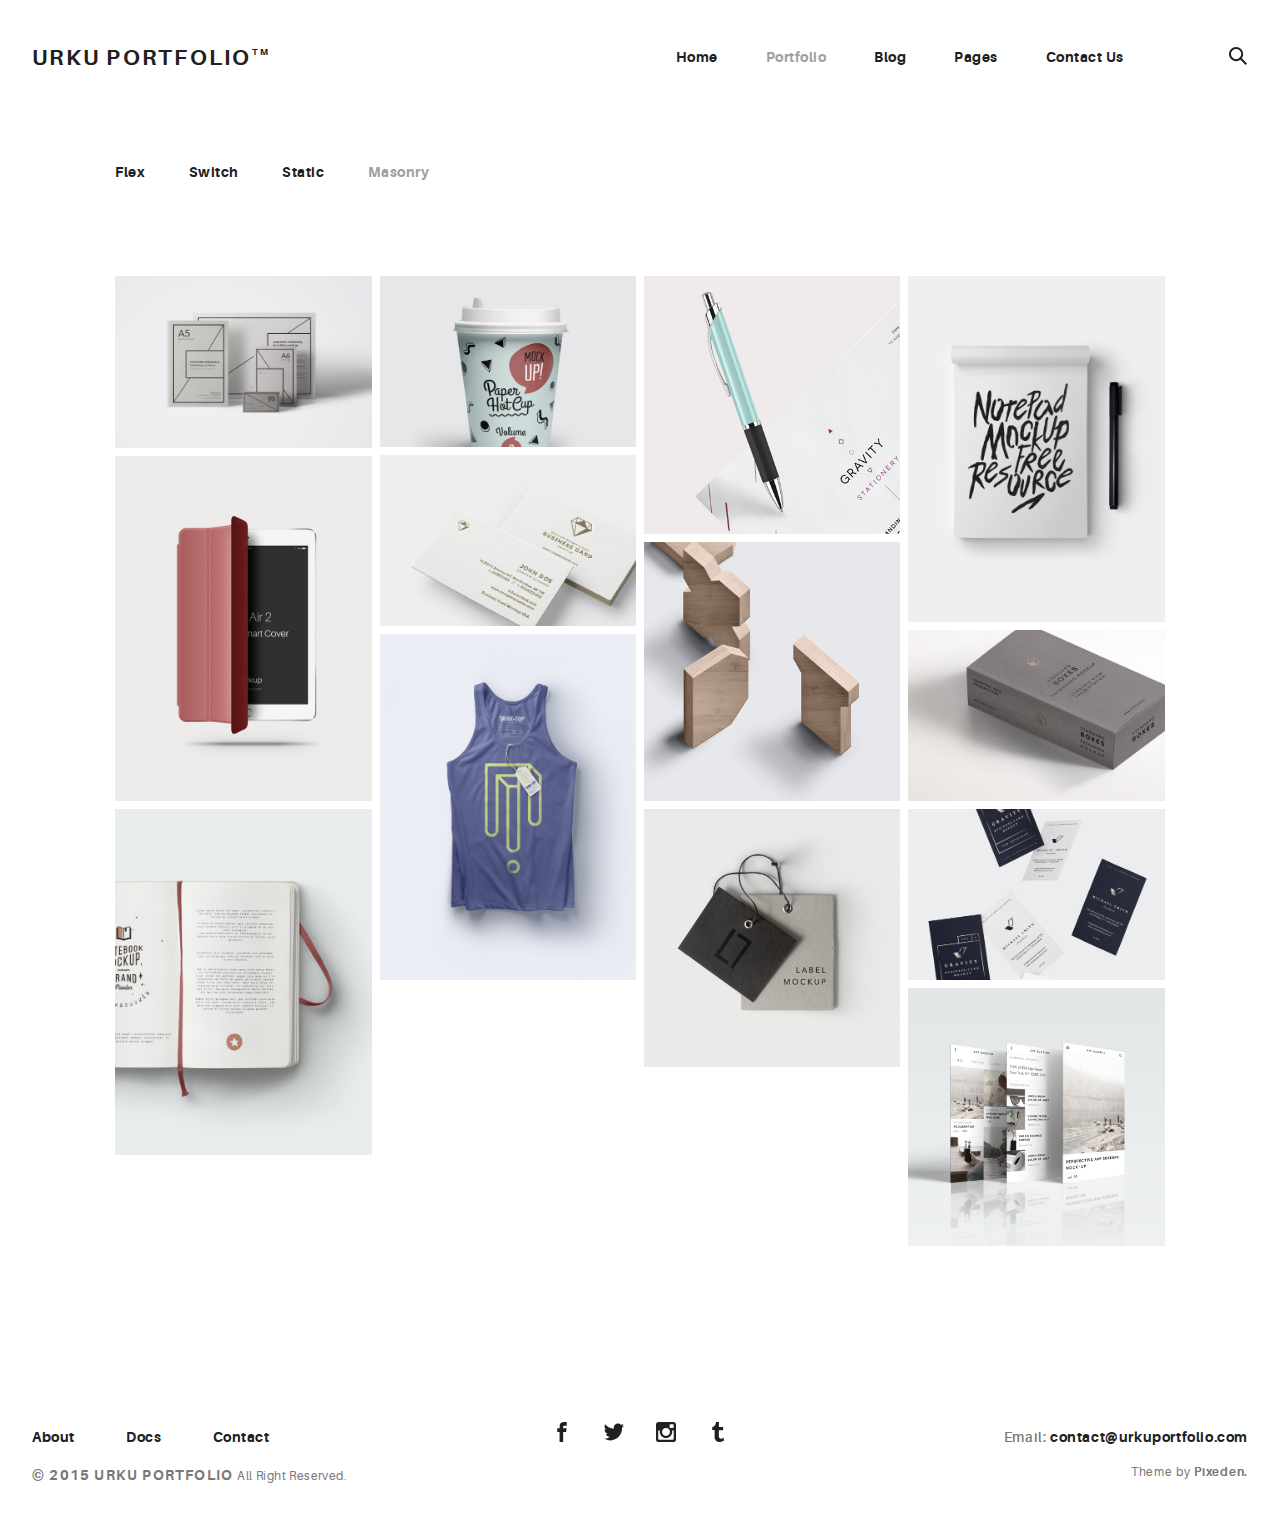
<file: portfolio-masonry.html>
<!DOCTYPE html>
<html>
  <head>
    <meta name="viewport" content="width=device-width, initial-scale=1.0">
    <meta charset="UTF-8">
    <title>Urku Portfolio :: Pixeden</title>
    <link rel="icon" type="image/svg+xml" href="assets/img/urku-ico.svg">
    <link rel="stylesheet" href="assets/css/aurora-pack.min.css">
    <link rel="stylesheet" href="assets/css/aurora-theme-base.min.css">
    <link rel="stylesheet" href="assets/css/urku.css">
  </head>
  <body class="top-fixed">
    <header class="ae-container-fluid ae-container-fluid--full rk-header ">
      <input type="checkbox" id="mobile-menu" class="rk-mobile-menu">
      <label for="mobile-menu">
        <svg>
          <use xlink:href="assets/img/symbols.svg#bar"></use>
        </svg>
        <svg>
          <use xlink:href="assets/img/symbols.svg#bar"></use>
        </svg>
        <svg>
          <use xlink:href="assets/img/symbols.svg#bar"></use>
        </svg>
      </label>
      <div class="ae-container-fluid rk-topbar">
        <h1 class="rk-logo"><a href="index.html">urku portfolio<sup>tm</sup></a></h1>
        <nav class="rk-navigation">
          <ul class="rk-menu">
            <li class="rk-menu__item"><a href="index.html" class="rk-menu__link">Home</a>
            </li>
            <li class="active rk-menu__item"><a href="portfolio.html" class="rk-menu__link">Portfolio</a>
            </li>
            <li class="rk-menu__item"><a href="blog.html" class="rk-menu__link">Blog</a>
            </li>
            <li class="rk-menu__item"><a href="#0" class="rk-menu__link">Pages</a>
              <nav class="rk-menu__sub">
                <ul class="rk-container">
                  <li class="rk-menu__item"><a href="about.html" class="rk-menu__link">About</a></li>
                  <li class="rk-menu__item"><a href="documentation.html" class="rk-menu__link">Documentation</a></li>
                  <li class="rk-menu__item"><a href="design-styles.html" class="rk-menu__link">Design Styles</a></li>
                </ul>
              </nav>
            </li>
            <li class="rk-menu__item"><a href="contact.html" class="rk-menu__link">Contact Us</a>
            </li>
          </ul>
          <form class="rk-search">
            <input type="text" placeholder="Search" id="urku-search" class="rk-search-field">
            <label for="urku-search">
              <svg>
                <use xlink:href="assets/img/symbols.svg#icon-search"></use>
              </svg>
            </label>
          </form>
        </nav>
      </div>
    </header>
    <section class="ae-container-fluid rk-main">
      <section class="ae-container-fluid ae-container-fluid--inner rk-portfolio">
        <div class="au-xs-ta-center au-lg-ta-left">
          <ul class="rk-menu rk-categories-menu">
            <li class="rk-menu__item"><a href="portfolio.html" class="rk-menu__link">Flex</a>
            </li>
            <li class="rk-menu__item"><a href="portfolio-alt.html" class="rk-menu__link">Switch</a>
            </li>
            <li class="rk-menu__item"><a href="portfolio-raw.html" class="rk-menu__link">Static</a>
            </li>
            <li class="active rk-menu__item"><a href="portfolio-masonry.html" class="rk-menu__link">Masonry</a>
            </li>
          </ul>
        </div>
        <div class="ae-masonry ae-masonry-md-2 ae-masonry-xl-4"><a href="portfolio-item.html" class="rk-item ae-masonry__item"><img src="assets/img/project-1.jpg" alt="">
            <div class="item-meta">
              <h2>Essential Stationery</h2>
              <p>Branding</p>
            </div></a><a href="portfolio-item.html" class="rk-item ae-masonry__item"><img src="assets/img/project-2.jpg" alt="">
            <div class="item-meta">
              <h2>Pickled Tousled</h2>
              <p>Art Direction</p>
            </div></a><a href="portfolio-item.html" class="rk-item ae-masonry__item"><img src="assets/img/project-3.jpg" alt="">
            <div class="item-meta">
              <h2>Waistcoat vegan</h2>
              <p>Graphic Design</p>
            </div></a><a href="portfolio-item.html" class="rk-item ae-masonry__item"><img src="assets/img/project-4.jpg" alt="">
            <div class="item-meta">
              <h2>Tumblr hammock</h2>
              <p>Packaging</p>
            </div></a><a href="portfolio-item.html" class="rk-item ae-masonry__item"><img src="assets/img/project-5.jpg" alt="">
            <div class="item-meta">
              <h2>Biodiesel etsy</h2>
              <p>Branding</p>
            </div></a><a href="portfolio-item.html" class="rk-item ae-masonry__item"><img src="assets/img/project-6.jpg" alt="">
            <div class="item-meta">
              <h2>Gentrify artisan</h2>
              <p>Graphic Design</p>
            </div></a><a href="portfolio-item.html" class="rk-item ae-masonry__item"><img src="assets/img/project-7.jpg" alt="">
            <div class="item-meta">
              <h2>Plaid austin</h2>
              <p>Graphic Design</p>
            </div></a><a href="portfolio-item.html" class="rk-item ae-masonry__item"><img src="assets/img/project-8.jpg" alt="">
            <div class="item-meta">
              <h2>Trust fund</h2>
              <p>Packaging</p>
            </div></a><a href="portfolio-item.html" class="rk-item ae-masonry__item"><img src="assets/img/project-9.jpg" alt="">
            <div class="item-meta">
              <h2>Gentrify pork</h2>
              <p>Branding</p>
            </div></a><a href="portfolio-item.html" class="rk-item ae-masonry__item"><img src="assets/img/project-10.jpg" alt="">
            <div class="item-meta">
              <h2>Waistcoat ugh</h2>
              <p>UI/UX</p>
            </div></a><a href="portfolio-item.html" class="rk-item ae-masonry__item"><img src="assets/img/project-11.jpg" alt="">
            <div class="item-meta">
              <h2>Deep v kogi</h2>
              <p>Graphic Design</p>
            </div></a><a href="portfolio-item.html" class="rk-item ae-masonry__item"><img src="assets/img/project-12.jpg" alt="">
            <div class="item-meta">
              <h2>Venmo trust</h2>
              <p>Packaging</p>
            </div></a><a href="portfolio-item.html" class="rk-item ae-masonry__item"><img src="assets/img/project-13.jpg" alt="">
            <div class="item-meta">
              <h2>Venmo trust</h2>
              <p>Ui/UX</p>
            </div></a>
        </div>
      </section>
    </section>
    <footer class="ae-container-fluid rk-footer ">
      <div class="ae-grid ae-grid--collapse">
        <div class="ae-grid__item item-lg-4 au-xs-ta-center au-lg-ta-left">
          <ul class="rk-menu rk-footer-menu">
            <li class="rk-menu__item"><a href="about.html" class="rk-menu__link">About</a>
            </li>
            <li class="rk-menu__item"><a href="documentation.html" class="rk-menu__link">Docs</a>
            </li>
            <li class="rk-menu__item"><a href="contact.html" class="rk-menu__link">Contact</a>
            </li>
          </ul>
          <p class="rk-footer__text rk-footer__copy "> <span class="ae-u-bold">© </span><span class="ae-u-bolder">2015 URKU PORTFOLIO </span>All Right Reserved.</p>
        </div>
        <div class="ae-grid__item item-lg-4 au-xs-ta-center"><a href="#0" class="rk-social-btn ">
            <svg>
              <use xlink:href="assets/img/symbols.svg#icon-facebook"></use>
            </svg></a><a href="#0" class="rk-social-btn ">
            <svg>
              <use xlink:href="assets/img/symbols.svg#icon-twitter"></use>
            </svg></a><a href="#0" class="rk-social-btn ">
            <svg>
              <use xlink:href="assets/img/symbols.svg#icon-pinterest"></use>
            </svg></a><a href="#0" class="rk-social-btn ">
            <svg>
              <use xlink:href="assets/img/symbols.svg#icon-tumblr"></use>
            </svg></a></div>
        <div class="ae-grid__item item-lg-4 au-xs-ta-center au-lg-ta-right">
          <p class="rk-footer__text rk-footer__contact "> <span class="ae-u-bold">Email: </span><span class="ae-u-bolder"> <a href="#0" class="rk-dark-color ">contact@urkuportfolio.com </a></span></p>
          <p class="rk-footer__text rk-footer__by">Theme by <a href="http://pixeden.com" class="ae-u-bolder">Pixeden.</a></p>
        </div>
      </div>
    </footer>
    <script src="assets/js/svg4everybody.min.js"></script>
    <script>svg4everybody();</script>
  </body>
</html>
</file>
<file: style.css>
html, body {
  height: 100%;
  font-family: 'Source Sans Pro', sans-serif;
  color: #444;
}
#header {
  width: 100%;
  height: 400px;
  font-weight: 300;
  color: white;
  margin-bottom: 40px;
  display: flex;
  justify-content: center;
  align-items: flex-end;
  padding-bottom: 50px;
}
.bg1 {
  background-image: url('images/radial.png');
  background-repeat: no-repeat;
  background-position: center center;
  background-size: auto 100%;
}
.bg2 {
  background-color: #299DB6;
}
#headerblob {
/*  position: absolute;
  margin: 0 auto;
  left: 20%;
  top: 165px;
  width: 80%;*/
  align-self: center;
}
#headertext {
  font-size: 26px;
  font-weight: 400;
  /*margin-top: 50px;*/
  margin-left: 50px;
}
.imgme {
  border: 3px solid white;
  /* box-shadow: #AAA 0px 0px 4px 0px; */
  /*float: left;*/
}
#htname {
  font-size: 46px;
  font-weight: 400;
}
#htdesc {
  font-size: 18px;
  font-weight: 300;
  margin-top: -6px;
}
#htem {
  font-size: 14px;
  font-weight: 300;
}
@media (max-width: 768px) {
  #headerblob {
    text-align: center;
    position: absolute;
    top: 100px;
    left: 0;
    width: 100%;

  }
  .imgme {
    float: none;
  }
  #headertext {
    margin: 20px 0;
  }
  #htname {
    font-size: 28px;
  }
  #htdesc {
    font-size: 16px;
  }
}
#topnav {
  position: absolute;
  top: 0;
  right: 0;
  padding: 5px 10px 5px 10px;
  margin: 10px;
  border: 1px solid #FFF;
}
#topnav a {
  color: white;
}
#topnav a:hover {
  text-decoration: none;
}
ul {
  /*list-style: none;*/
  margin: 0;
  padding: 0;
}
li {
/*  display: inline;*/
margin-bottom: 1rem;
}

p {
  color: #444;
}

#topnav ul {
  font-size: 26px;
}

#icons {
  margin-top: 1rem;

}

.svgico {
  display: inline-block;
  margin-right: 5px;
}
#timeline {
  font-size: 20px;
  font-weight: 300;
}
@media (min-width: 768px) {
  .timelineitem:nth-child(odd) {
    margin-left: 50%;
    border-left: 5px solid #333;
    text-align: left;
  }
  .timelineitem:nth-child(even) {
    margin-right: 50%;
    margin-left: 5px;
    border-right: 5px solid #333;
    text-align: right;
  }
  .timelineitem {
    width: 50%;
    position: relative;
    padding: 0px 10px 0px 10px;
  }
  .timelineitem:nth-child(odd):before {
   left: -8px;
  }
  .timelineitem:nth-child(even):before {
    right: -8px;
  }
}

.timelineitem:before {
  width: 11px;
  height: 11px;
  background: #333;
  content: "";
  display: block;
  position: absolute;
  top: 0;
  border-radius: 5px;
}

@media (max-width: 767px) {
  .timelineitem {
    border-left: 5px solid #333;
    text-align: left;
    margin-left: 10px;
    padding: 5px;
    position: relative;
  }
  .timelineitem:before {
    left: -8px;
  }
}

.tdate {
  font-size: 18px;
  font-weight: 400;
  margin-bottom: -5px;
  color: rgb(132,0,0);
}
.ttitle {
  font-size: 20px;
  font-weight: 400;
}
.tdesc {
  font-size: 18px;
  font-weight: 300;
}
@media (max-width: 768px) {
  .tdate {
    font-size: 16px;
  }
  .ttitle {
    font-size: 16px;
  }
  .tdesc {
    font-size: 16px;
  }
}
.thigh {
  color: #070;
}
.quote {
  color: #777;
  text-align: center;
  font-style: italic;
  font-weight: 300;
  padding: 90px 0 50px;
}
.quote blockquote {
  font-size: 28px;
}
h2 {
  text-align: center;
  font-weight: 600;
  font-size: 40px;
  padding: 30px 0px 40px;
}
footer {
  height: 50px;
  margin-top: 50px;
  background-color: #F1F3F4;
  text-align: center;
  padding: 50px;
}
hr.soft {
  border: 0;
  height: 1px;
  background-image: -webkit-linear-gradient(left, rgba(0,0,0,0), rgba(0,0,0,0.75), rgba(0,0,0,0)); 
  background-image:    -moz-linear-gradient(left, rgba(0,0,0,0), rgba(0,0,0,0.75), rgba(0,0,0,0)); 
  background-image:     -ms-linear-gradient(left, rgba(0,0,0,0), rgba(0,0,0,0.75), rgba(0,0,0,0)); 
  background-image:      -o-linear-gradient(left, rgba(0,0,0,0), rgba(0,0,0,0.75), rgba(0,0,0,0)); 
  padding: 0;
  margin: 0;
}
.pubt {
  font-size: 22px;
  font-weight:400;
  color: #000;
}
@media (max-width: 768px) {
  .pubt {
    text-align: center;
    margin-top: 10px;
    margin-bottom: 10px;
  }
  .pubd {
    text-align: justify;
  }
}
.pubd {  
  font-size: 18px;
  font-weight: 300;
}
.pubimg {
  text-align: center;
}
.pubimg img {
  max-width: 100%;
  max-height: 325px;
}
.puba {
  font-size: 18px;
  color: #900;
}
.pubv {
  color: #090;
  font-size: 16px;
}
.publ {
  padding-top: 10px;
}
.publ li {
  border: 1px solid #CCC;
  border-radius: 3px;
  padding: 5px 10px;
  margin: 5px 2px;
  display: inline-block;
}
.pubwrap {
  padding-bottom: 20px;
  margin-bottom: 50px;
  border-bottom: 1px solid #DDD;
}
.pub {
}
.pp {
  text-align: center;
  margin-bottom: 60px;
}
.pp img {
  border: 3px solid #FFF;
  box-shadow: #BBB 0px 0px 5px 0px;
}
.imgb {
  max-width: 100%;
  border-radius: 5px;
}
.imgsm {
  max-width: 100%;
  border-radius: 5px;
}
.ppt {
  font-size: 30px;
  font-weight: 300;
  color: #000;
  margin-top: 20px;
}
.ppd {
  font-size: 18px;
  /*text-align: justify;*/
  color: #444;
  font-weight: 300;
}
.pp blockquote {
  text-align: right;
}
#moreprojects {
  display: none;
}
#morepubs {
  display: none;
}
.showmore {
  border: 1px solid #CCC;
  padding: 10px;
  font-size: 24px;
  width: 200px;
  text-align: center;
  color: #999;
  margin: 0px auto;
  cursor: pointer;
  margin-bottom: 50px;
}
.showmore:hover {
  color: #333;
}

.miscitem {
  margin: 10px 0px 60px;
}
.miscimg img {
  height: 50px;
  float: left;
  margin-right: 10px;
  margin-top: -10px;
}
.colorrect {
  width: 50px;
  height: 50px;
  float: left;
  margin-right: 10px;
  margin-top: -10px;
  background-color: #444;
}
.miscd {
  font-size: 18px;
  font-weight: 300;
}

.umisc {
  font-size: 16px;
  font-weight: 300;
  color: #555;
}
.ctr {
  text-align: center;
  margin-bottom: 40px;
}
.hht {
  font-size: 20px;
  margin-bottom: 20px;
  font-weight: 300;
}
.ts {
  font-size: 14px;
  margin-bottom: 5px;
  font-weight: 300;
}
.t2when {
  /*color: rgb(132,0,0);*/
  color: #777;
  font-style: italic;
}
.t2who {
/*  color: rgb(0,132,0);*/
color: rgb(132,0,0);
font-weight: 600;

}
.t2what {

}

.row {
    display: flex;
}

.column {
    flex: 50%;
}
</file>
<file: assets/css/urku.css>
/* * * * * * * * * * * * * * * * * * * * *\ 
 UrkuPortfolio v1.0.0 
 Urku is a prtfolio template with a very clean style. 
 (c) 2016 Lionel <lionel@pixeden.com> (http://pixeden.com) 
 https://bitbucket.org/elrumordelaluz/urkuportfolio 
 Licensed under  MIT 
\* * * * * * * * * * * * * * * * * * * * */
@charset "UTF-8";
body {
  margin: 0;
}

.rk-container {
  margin-right: auto;
  margin-left: auto;
  padding-left: .25rem;
  padding-right: .25rem;
}
@media (min-width: 40em) {
  .rk-container {
    max-width: 88.88889em;
    width: 95vw;
  }
  .rk-container--inner {
    max-width: 68.88889em;
    width: 82vw;
  }
}
.rk-container--full {
  max-width: 100%;
  padding-left: 0;
  padding-right: 0;
  width: 100%;
}
@media (min-width: 64em) {
  .rk-container {
    padding-left: 0;
    padding-right: 0;
  }
}

.rk-main {
  z-index: 1;
  position: static;
}
.top-fixed .rk-main {
  padding-top: 8.5rem;
}
@media (min-width: 64em) {
  .rk-main {
    position: relative;
  }
}

.rk-header {
  background-color: #fff;
  position: relative;
  z-index: 5;
}
.top-fixed .rk-header {
  position: fixed;
}

.rk-topbar {
  -webkit-box-align: start;
  -webkit-align-items: flex-start;
  -ms-flex-align: start;
          align-items: flex-start;
  display: -webkit-box;
  display: -webkit-flex;
  display: -ms-flexbox;
  display:         flex;
  -webkit-flex-wrap: wrap;
      -ms-flex-wrap: wrap;
          flex-wrap: wrap;
  -webkit-box-pack: justify;
  -webkit-justify-content: space-between;
  -ms-flex-pack: justify;
          justify-content: space-between;
  padding-bottom: 3.3rem;
  padding-top: 2.8rem;
}
@media (min-width: 64em) {
  .rk-topbar {
    padding-bottom: 0;
  }
}

.rk-logo {
  -webkit-box-flex: 0;
  -webkit-flex: 0 0 100%;
      -ms-flex: 0 0 100%;
          flex: 0 0 100%;
  font-size: 1.375rem;
  font-weight: 700;
  letter-spacing: 2.25px;
  text-align: center;
  text-transform: uppercase;
  width: 20%;
}
.rk-logo sup {
  font-size: .5625rem;
  position: relative;
  top: -1px;
}
@media (min-width: 64em) {
  .rk-logo {
    -webkit-box-flex: 1;
    -webkit-flex: 1;
        -ms-flex: 1;
            flex: 1;
    text-align: left;
  }
}

.rk-search {
  -webkit-align-self: flex-start;
  -ms-flex-item-align: start;
          align-self: flex-start;
  margin-bottom: 3.4rem;
  margin-left: 7.7rem;
  padding-top: .16rem;
  position: relative;
}
.rk-search label,
.rk-search input {
  display: inline-block;
  vertical-align: middle;
}
.rk-search label {
  cursor: pointer;
  height: 1.875rem;
  left: -1.5rem;
  padding-bottom: .67em;
  padding-top: 0;
  position: absolute;
  top: 0;
  -webkit-transition: color .3s;
          transition: color .3s;
  width: 1.875rem;
  z-index: 20;
}
.rk-search svg {
  height: 100%;
  width: 100%;
}
.rk-search input {
  background-color: transparent;
  border: 0;
  font-size: .875rem;
  opacity: 0;
  outline: 0;
  padding: 0;
  padding-bottom: .3em;
  -webkit-transition: .3s;
          transition: .3s;
  z-index: 10;
  width: 1px;
}
.rk-search input:focus {
  opacity: 1;
  padding-left: .5rem;
  width: 100px;
}
.rk-search input:focus + label {
  color: #a0a0a0;
}

.rk-navmobile {
  position: relative;
}

.rk-mobile-menu {
  display: none;
}
.rk-mobile-menu + label {
  cursor: pointer;
  display: inline-block;
  height: 24px;
  left: 2.5vw;
  position: absolute;
  top: 2.7rem;
  width: 16px;
  z-index: 300;
}
.rk-mobile-menu + label svg {
  height: 4px;
  width: 20px;
  margin: 0;
  display: block;
  margin-bottom: 3px;
  -webkit-transition: .3s;
          transition: .3s;
}
.rk-mobile-menu + label svg:nth-of-type(1) {
  -webkit-transform-origin: center left;
      -ms-transform-origin: center left;
          transform-origin: center left;
}
.rk-mobile-menu + label svg:nth-of-type(3) {
  -webkit-transform-origin: center left;
      -ms-transform-origin: center left;
          transform-origin: center left;
}
@media (min-width: 64em) {
  .rk-mobile-menu + label {
    display: none;
  }
}
.rk-mobile-menu:checked + label,
.rk-mobile-menu + label:hover {
  color: #a0a0a0;
}
.rk-mobile-menu:checked + label svg:nth-of-type(1) {
  -webkit-transform: rotate(45deg);
      -ms-transform: rotate(45deg);
          transform: rotate(45deg);
}
.rk-mobile-menu:checked + label svg:nth-of-type(2) {
  -webkit-transform: translateX(-100%);
      -ms-transform: translateX(-100%);
          transform: translateX(-100%);
  opacity: 0;
}
.rk-mobile-menu:checked + label svg:nth-of-type(3) {
  -webkit-transform: rotate(-45deg);
      -ms-transform: rotate(-45deg);
          transform: rotate(-45deg);
}

.rk-footer {
  margin-top: 10.5rem;
  margin-bottom: 2rem;
}

.rk-footer__text {
  color: #787878;
  font-size: .75rem;
  margin-bottom: .875rem;
}
.rk-footer__text span {
  font-size: .875rem;
}

.rk-footer__copy {
  letter-spacing: .4px;
}
.rk-footer__copy span {
  letter-spacing: 1.2px;
}

.rk-footer__contact {
  display: inline-block;
  letter-spacing: .6px;
}

.rk-footer__by {
  letter-spacing: .7px;
}

.rk-social-btn {
  background: none;
  border: 0;
  display: inline-block;
  height: 20px;
  margin-left: 1rem;
  margin-right: 1rem;
  width: 20px;
}
.rk-social-btn:first-child {
  margin-left: 0;
}
.rk-social-btn:last-child {
  margin-right: 0;
}
.rk-social-btn svg {
  height: 100%;
  width: 100%;
}

.rk-layout-ctrl-cont {
  position: absolute;
  text-align: right;
  top: 2.65rem;
  padding-right: 2.5rem;
}
.top-fixed .rk-layout-ctrl-cont {
  position: fixed;
  z-index: 401;
}
.top-fixed .rk-layout-ctrl-cont:first-of-type {
  top: 2.65rem;
}
@media (min-width: 64em) {
  .rk-layout-ctrl-cont {
    padding-right: 0;
    top: 2.25rem;
  }
  .rk-layout-ctrl-cont:first-of-type {
    top: 0;
  }
  .top-fixed .rk-layout-ctrl-cont {
    top: 10.7625rem;
    z-index: -1;
  }
  .top-fixed .rk-layout-ctrl-cont:first-of-type {
    top: 8.5rem;
  }
}

.rk-layout-ctrl {
  cursor: pointer;
  display: none;
  float: right;
  clear: both;
  height: 28px;
  opacity: 0;
  padding-right: .09rem;
  padding-top: 0;
  -webkit-transition: color .3s;
          transition: color .3s;
  width: 20px;
  z-index: 401;
  position: absolute;
}
.rk-layout-ctrl:hover {
  color: #a0a0a0;
}
.rk-layout-ctrl svg {
  height: 100%;
  width: 100%;
}
@media (min-width: 40em) {
  .rk-layout-ctrl {
    display: inline-block;
  }
}
@media (min-width: 64em) {
  .rk-layout-ctrl {
    opacity: 1;
    position: static;
  }
}

.layout-ctrl-input {
  display: none;
}
.layout-ctrl-input:checked + .rk-layout-ctrl-cont label {
  display: none;
  color: #a0a0a0;
}
@media (min-width: 64em) {
  .layout-ctrl-input:checked + .rk-layout-ctrl-cont label {
    display: block;
  }
}

.rk-layout-ctrl-mobile {
  color: #a0a0a0;
  height: 19px;
  position: absolute;
  right: 40px;
  top: 46px;
  width: 19px;
  z-index: 400;
}
.top-fixed .rk-layout-ctrl-mobile {
  position: fixed;
}
.rk-layout-ctrl-mobile svg {
  -webkit-transition: -webkit-transform 250ms;
          transition:         transform 250ms;
  position: absolute;
  width: 48%;
}
.rk-layout-ctrl-mobile svg:nth-child(1),
.rk-layout-ctrl-mobile svg:nth-child(2) {
  top: 0;
  -webkit-transform-origin: top center;
      -ms-transform-origin: top center;
          transform-origin: top center;
}
.rk-layout-ctrl-mobile svg:nth-child(1),
.rk-layout-ctrl-mobile svg:nth-child(3) {
  left: 0;
}
.rk-layout-ctrl-mobile svg:nth-child(2),
.rk-layout-ctrl-mobile svg:nth-child(4) {
  right: 0;
}
.rk-layout-ctrl-mobile svg:nth-child(3),
.rk-layout-ctrl-mobile svg:nth-child(4) {
  bottom: 0;
  -webkit-transform-origin: bottom center;
      -ms-transform-origin: bottom center;
          transform-origin: bottom center;
}
.rk-layout-ctrl-mobile svg:nth-child(1),
.rk-layout-ctrl-mobile svg:nth-child(4) {
  -webkit-transform: scaleY(1.3);
      -ms-transform: scaleY(1.3);
          transform: scaleY(1.3);
}
.rk-layout-ctrl-mobile svg:nth-child(2),
.rk-layout-ctrl-mobile svg:nth-child(3) {
  -webkit-transform: scaleY(.7);
      -ms-transform: scaleY(.7);
          transform: scaleY(.7);
}
.rk-layout-ctrl-mobile.layout-blog svg:nth-child(1),
.rk-layout-ctrl-mobile.layout-blog svg:nth-child(3) {
  -webkit-transform: scaleX(1.3);
      -ms-transform: scaleX(1.3);
          transform: scaleX(1.3);
  -webkit-transform-origin: left center;
      -ms-transform-origin: left center;
          transform-origin: left center;
}
.rk-layout-ctrl-mobile.layout-blog svg:nth-child(2),
.rk-layout-ctrl-mobile.layout-blog svg:nth-child(4) {
  -webkit-transform: scaleX(1.3);
      -ms-transform: scaleX(1.3);
          transform: scaleX(1.3);
  -webkit-transform-origin: right center;
      -ms-transform-origin: right center;
          transform-origin: right center;
}
#layout-grid:checked ~ .rk-layout-ctrl-mobile svg {
  -webkit-transform: scale(1);
      -ms-transform: scale(1);
          transform: scale(1);
}
@media (max-width: 40em) {
  .rk-layout-ctrl-mobile {
    display: none;
  }
}
@media (min-width: 64em) {
  .rk-layout-ctrl-mobile {
    display: none;
  }
}

.rk-portfolio__items {
  margin-top: -4px;
}
@media (min-width: 40em) {
  .rk-portfolio__items {
    display: -webkit-box;
    display: -webkit-flex;
    display: -ms-flexbox;
    display:         flex;
    -webkit-flex-wrap: wrap;
        -ms-flex-wrap: wrap;
            flex-wrap: wrap;
    margin-left: -4px;
    margin-right: -4px;
  }
}

.rk-item {
  display: block;
  margin: 0;
  margin-bottom: .5rem;
  position: relative;
}
.rk-item.ae-masonry__item {
  display: inline-block;
  margin-bottom: 0;
}
.rk-item img {
  display: block;
  width: 100%;
}
.rk-item:hover .item-meta {
  opacity: 1;
  visibility: visible;
}
.rk-item--flex {
  background-position: center center;
  background-repeat: no-repeat;
  background-size: cover;
  border-color: white;
  border-width: 4px;
  border-style: solid;
  -webkit-box-flex: 1;
  -webkit-flex: 1;
      -ms-flex: 1;
          flex: 1;
  margin-bottom: 0;
  overflow: hidden;
}
.rk-item--flex:after {
  display: none;
}
.rk-item--flex:before {
  content: "";
  display: block;
  padding-top: 100%;
}
.rk-item--flex:hover {
  background-color: #000;
  background-blend-mode: luminosity;
}
@media (min-width: 40em) {
  .rk-item {
    border-width: 4px;
  }
}

.post-img {
  background-position: center center;
  background-repeat: no-repeat;
  background-size: cover;
  display: block;
  position: relative;
}
.post-img:before {
  content: "";
  display: block;
  padding-top: 100%;
}
.post-img:hover {
  background-color: #000;
  background-blend-mode: luminosity;
}
.post-img:hover .item-meta {
  opacity: 1;
  visibility: visible;
}

.item-meta {
  -webkit-box-align: center;
  -webkit-align-items: center;
  -ms-flex-align: center;
          align-items: center;
  background-color: rgba(255, 255, 255, .75);
  bottom: 0;
  color: #202020;
  display: -webkit-box;
  display: -webkit-flex;
  display: -ms-flexbox;
  display:         flex;
  -webkit-box-orient: vertical;
  -webkit-box-direction: normal;
  -webkit-flex-direction: column;
      -ms-flex-direction: column;
          flex-direction: column;
  font-size: .67rem;
  -webkit-box-pack: center;
  -webkit-justify-content: center;
  -ms-flex-pack: center;
          justify-content: center;
  left: 0;
  margin: auto;
  opacity: 0;
  padding: 2%;
  position: absolute;
  right: 0;
  text-align: center;
  -webkit-transition: opacity .5s;
          transition: opacity .5s;
  top: 0;
}
.item-meta h2 {
  font-size: 2.25em;
  font-weight: 700;
}
.item-meta p {
  font-size: 1.5em;
  margin-bottom: 0;
}
@media (min-width: 64em) {
  .item-meta {
    font-size: 1vw;
  }
}
@media (min-width: 94.75em) {
  .item-meta {
    font-size: 1rem;
  }
}

@media (min-width: 40em) {
  .rk-size-12 .item-meta h2,
  .fz-12 .item-meta2 h2 {
    font-size: 2.25em;
  }
  .rk-size-12 .item-meta p,
  .fz-12 .item-meta2 p {
    font-size: 1.5em;
  }
  .rk-size-8 .item-meta h2,
  .fz-8 .item-meta h2 {
    font-size: 2em;
  }
  .rk-size-8 .item-meta p,
  .fz-8 .item-meta p {
    font-size: 1.5em;
  }
  .rk-size-6 .item-meta h2,
  .fz-6 .item-meta h2 {
    font-size: 1.75em;
  }
  .rk-size-6 .item-meta p,
  .fz-6 .item-meta p {
    font-size: 1.3125em;
  }
  .rk-size-4 .item-meta h2,
  .fz-4 .item-meta h2 {
    font-size: 1.5em;
  }
  .rk-size-4 .item-meta p,
  .fz-4 .item-meta p {
    font-size: 1.125em;
  }
  .rk-size-3 .item-meta h2,
  .fz-3 .item-meta h2 {
    font-size: 1.3125em;
  }
  .rk-size-3 .item-meta p,
  .fz-3 .item-meta p {
    font-size: 1.125em;
  }
  #layout-grid:checked ~ .rk-portfolio .rk-tosize-12 .item-meta h2 {
    font-size: 2.25em;
  }
  #layout-grid:checked ~ .rk-portfolio .rk-tosize-12 .item-meta p {
    font-size: 1.5em;
  }
  #layout-grid:checked ~ .rk-portfolio .rk-tosize-6 .item-meta h2 {
    font-size: 1.75em;
  }
  #layout-grid:checked ~ .rk-portfolio .rk-tosize-6 .item-meta p {
    font-size: 1.3125em;
  }
  #layout-grid:checked ~ .rk-portfolio .rk-tosize-4 .item-meta h2,
  #layout-grid:checked ~ .rk-portfolio .rk-tosize-8 .rk-tosize-6 .item-meta h2 {
    font-size: 1.5em;
  }
  #layout-grid:checked ~ .rk-portfolio .rk-tosize-4 .item-meta p,
  #layout-grid:checked ~ .rk-portfolio .rk-tosize-8 .rk-tosize-6 .item-meta p {
    font-size: 1.125em;
  }
  #layout-grid:checked ~ .rk-portfolio .rk-tosize-3 .item-meta h2,
  #layout-grid:checked ~ .rk-portfolio .rk-tosize-6 .rk-tosize-6 .item-meta h2 {
    font-size: 1.3125em;
  }
  #layout-grid:checked ~ .rk-portfolio .rk-tosize-3 .item-meta p,
  #layout-grid:checked ~ .rk-portfolio .rk-tosize-6 .rk-tosize-6 .item-meta p {
    font-size: 1.125em;
  }
}

.ae-masonry .item-meta h2 {
  font-size: 2.25em;
}

.ae-masonry .item-meta p {
  font-size: 1.5em;
}

@media (min-width: 40em) {
  .rk-portfolio .ae-masonry-sm-2 .item-meta h2,
  .rk-portfolio .ae-grid__item[class*="item-sm"]:nth-child(1):nth-last-child(2) h2,
  .rk-portfolio .ae-grid__item[class*="item-sm"]:nth-child(1):nth-last-child(2) ~ .ae-grid__item[class*="item-sm"] h2 {
    font-size: 1.75em;
  }
  .rk-portfolio .ae-masonry-sm-2 .item-meta p,
  .rk-portfolio .ae-grid__item[class*="item-sm"]:nth-child(1):nth-last-child(2) p,
  .rk-portfolio .ae-grid__item[class*="item-sm"]:nth-child(1):nth-last-child(2) ~ .ae-grid__item[class*="item-sm"] p {
    font-size: 1.3125em;
  }
  .rk-portfolio .ae-masonry-sm-3 .item-meta h2,
  .rk-portfolio .ae-grid__item[class*="item-sm"]:nth-child(1):nth-last-child(3) h2,
  .rk-portfolio .ae-grid__item[class*="item-sm"]:nth-child(1):nth-last-child(3) ~ .ae-grid__item[class*="item-sm"] h2 {
    font-size: 1.5em;
  }
  .rk-portfolio .ae-masonry-sm-3 .item-meta p,
  .rk-portfolio .ae-grid__item[class*="item-sm"]:nth-child(1):nth-last-child(3) p,
  .rk-portfolio .ae-grid__item[class*="item-sm"]:nth-child(1):nth-last-child(3) ~ .ae-grid__item[class*="item-sm"] p {
    font-size: 1.125em;
  }
  .rk-portfolio .ae-masonry-sm-4 .item-meta h2,
  .rk-portfolio .ae-grid__item[class*="item-sm"]:nth-child(1):nth-last-child(4) h2,
  .rk-portfolio .ae-grid__item[class*="item-sm"]:nth-child(1):nth-last-child(4) ~ .ae-grid__item[class*="item-sm"] h2 {
    font-size: 1.3125em;
  }
  .rk-portfolio .ae-masonry-sm-4 .item-meta p,
  .rk-portfolio .ae-grid__item[class*="item-sm"]:nth-child(1):nth-last-child(4) p,
  .rk-portfolio .ae-grid__item[class*="item-sm"]:nth-child(1):nth-last-child(4) ~ .ae-grid__item[class*="item-sm"] p {
    font-size: 1.125em;
  }
}

@media (min-width: 52em) {
  .rk-portfolio .ae-masonry-md-2 .item-meta h2,
  .rk-portfolio .ae-grid__item[class*="item-md"]:nth-child(1):nth-last-child(2) h2,
  .rk-portfolio .ae-grid__item[class*="item-md"]:nth-child(1):nth-last-child(2) ~ .ae-grid__item[class*="item-md"] h2 {
    font-size: 1.75em;
  }
  .rk-portfolio .ae-masonry-md-2 .item-meta p,
  .rk-portfolio .ae-grid__item[class*="item-md"]:nth-child(1):nth-last-child(2) p,
  .rk-portfolio .ae-grid__item[class*="item-md"]:nth-child(1):nth-last-child(2) ~ .ae-grid__item[class*="item-md"] p {
    font-size: 1.3125em;
  }
  .rk-portfolio .ae-masonry-md-3 .item-meta h2,
  .rk-portfolio .ae-grid__item[class*="item-md"]:nth-child(1):nth-last-child(3) h2,
  .rk-portfolio .ae-grid__item[class*="item-md"]:nth-child(1):nth-last-child(3) ~ .ae-grid__item[class*="item-md"] h2 {
    font-size: 1.5em;
  }
  .rk-portfolio .ae-masonry-md-3 .item-meta p,
  .rk-portfolio .ae-grid__item[class*="item-md"]:nth-child(1):nth-last-child(3) p,
  .rk-portfolio .ae-grid__item[class*="item-md"]:nth-child(1):nth-last-child(3) ~ .ae-grid__item[class*="item-md"] p {
    font-size: 1.125em;
  }
  .rk-portfolio .ae-masonry-md-4 .item-meta h2,
  .rk-portfolio .ae-grid__item[class*="item-md"]:nth-child(1):nth-last-child(4) h2,
  .rk-portfolio .ae-grid__item[class*="item-md"]:nth-child(1):nth-last-child(4) ~ .ae-grid__item[class*="item-md"] h2 {
    font-size: 1.3125em;
  }
  .rk-portfolio .ae-masonry-md-4 .item-meta p,
  .rk-portfolio .ae-grid__item[class*="item-md"]:nth-child(1):nth-last-child(4) p,
  .rk-portfolio .ae-grid__item[class*="item-md"]:nth-child(1):nth-last-child(4) ~ .ae-grid__item[class*="item-md"] p {
    font-size: 1.125em;
  }
}

@media (min-width: 64em) {
  .rk-portfolio .ae-masonry-lg-2 .item-meta h2,
  .rk-portfolio .ae-grid__item[class*="item-lg"]:nth-child(1):nth-last-child(2) h2,
  .rk-portfolio .ae-grid__item[class*="item-lg"]:nth-child(1):nth-last-child(2) ~ .ae-grid__item[class*="item-lg"] h2 {
    font-size: 1.75em;
  }
  .rk-portfolio .ae-masonry-lg-2 .item-meta p,
  .rk-portfolio .ae-grid__item[class*="item-lg"]:nth-child(1):nth-last-child(2) p,
  .rk-portfolio .ae-grid__item[class*="item-lg"]:nth-child(1):nth-last-child(2) ~ .ae-grid__item[class*="item-lg"] p {
    font-size: 1.3125em;
  }
  .rk-portfolio .ae-masonry-lg-3 .item-meta h2,
  .rk-portfolio .ae-grid__item[class*="item-lg"]:nth-child(1):nth-last-child(3) h2,
  .rk-portfolio .ae-grid__item[class*="item-lg"]:nth-child(1):nth-last-child(3) ~ .ae-grid__item[class*="item-lg"] h2 {
    font-size: 1.5em;
  }
  .rk-portfolio .ae-masonry-lg-3 .item-meta p,
  .rk-portfolio .ae-grid__item[class*="item-lg"]:nth-child(1):nth-last-child(3) p,
  .rk-portfolio .ae-grid__item[class*="item-lg"]:nth-child(1):nth-last-child(3) ~ .ae-grid__item[class*="item-lg"] p {
    font-size: 1.125em;
  }
  .rk-portfolio .ae-masonry-lg-4 .item-meta h2,
  .rk-portfolio .ae-grid__item[class*="item-lg"]:nth-child(1):nth-last-child(4) h2,
  .rk-portfolio .ae-grid__item[class*="item-lg"]:nth-child(1):nth-last-child(4) ~ .ae-grid__item[class*="item-lg"] h2 {
    font-size: 1.3125em;
  }
  .rk-portfolio .ae-masonry-lg-4 .item-meta p,
  .rk-portfolio .ae-grid__item[class*="item-lg"]:nth-child(1):nth-last-child(4) p,
  .rk-portfolio .ae-grid__item[class*="item-lg"]:nth-child(1):nth-last-child(4) ~ .ae-grid__item[class*="item-lg"] p {
    font-size: 1.125em;
  }
}

@media (min-width: 75em) {
  .rk-portfolio .ae-masonry-xl-2 .item-meta h2,
  .rk-portfolio .ae-grid__item[class*="item-xl"]:nth-child(1):nth-last-child(2) h2,
  .rk-portfolio .ae-grid__item[class*="item-xl"]:nth-child(1):nth-last-child(2) ~ .ae-grid__item[class*="item-xl"] h2 {
    font-size: 1.75em;
  }
  .rk-portfolio .ae-masonry-xl-2 .item-meta p,
  .rk-portfolio .ae-grid__item[class*="item-xl"]:nth-child(1):nth-last-child(2) p,
  .rk-portfolio .ae-grid__item[class*="item-xl"]:nth-child(1):nth-last-child(2) ~ .ae-grid__item[class*="item-xl"] p {
    font-size: 1.3125em;
  }
  .rk-portfolio .ae-masonry-xl-3 .item-meta h2,
  .rk-portfolio .ae-grid__item[class*="item-xl"]:nth-child(1):nth-last-child(3) h2,
  .rk-portfolio .ae-grid__item[class*="item-xl"]:nth-child(1):nth-last-child(3) ~ .ae-grid__item[class*="item-xl"] h2 {
    font-size: 1.5em;
  }
  .rk-portfolio .ae-masonry-xl-3 .item-meta p,
  .rk-portfolio .ae-grid__item[class*="item-xl"]:nth-child(1):nth-last-child(3) p,
  .rk-portfolio .ae-grid__item[class*="item-xl"]:nth-child(1):nth-last-child(3) ~ .ae-grid__item[class*="item-xl"] p {
    font-size: 1.125em;
  }
  .rk-portfolio .ae-masonry-xl-4 .item-meta h2,
  .rk-portfolio .ae-grid__item[class*="item-xl"]:nth-child(1):nth-last-child(4) h2,
  .rk-portfolio .ae-grid__item[class*="item-xl"]:nth-child(1):nth-last-child(4) ~ .ae-grid__item[class*="item-xl"] h2 {
    font-size: 1.3125em;
  }
  .rk-portfolio .ae-masonry-xl-4 .item-meta p,
  .rk-portfolio .ae-grid__item[class*="item-xl"]:nth-child(1):nth-last-child(4) p,
  .rk-portfolio .ae-grid__item[class*="item-xl"]:nth-child(1):nth-last-child(4) ~ .ae-grid__item[class*="item-xl"] p {
    font-size: 1.125em;
  }
}

@media (min-width: 40em) {
  .rk-size-1 {
    -webkit-box-flex: 0;
    -webkit-flex-grow: 0;
    -ms-flex-positive: 0;
            flex-grow: 0;
    -webkit-flex-shrink: 0;
    -ms-flex-negative: 0;
            flex-shrink: 0;
    -webkit-flex-basis: auto;
    -ms-flex-preferred-size: auto;
            flex-basis: auto;
    width: 8.33333%;
  }
  .rk-size-2 {
    -webkit-box-flex: 0;
    -webkit-flex-grow: 0;
    -ms-flex-positive: 0;
            flex-grow: 0;
    -webkit-flex-shrink: 0;
    -ms-flex-negative: 0;
            flex-shrink: 0;
    -webkit-flex-basis: auto;
    -ms-flex-preferred-size: auto;
            flex-basis: auto;
    width: 16.66667%;
  }
  .rk-size-3 {
    -webkit-box-flex: 0;
    -webkit-flex-grow: 0;
    -ms-flex-positive: 0;
            flex-grow: 0;
    -webkit-flex-shrink: 0;
    -ms-flex-negative: 0;
            flex-shrink: 0;
    -webkit-flex-basis: auto;
    -ms-flex-preferred-size: auto;
            flex-basis: auto;
    width: 25%;
  }
  .rk-size-4 {
    -webkit-box-flex: 0;
    -webkit-flex-grow: 0;
    -ms-flex-positive: 0;
            flex-grow: 0;
    -webkit-flex-shrink: 0;
    -ms-flex-negative: 0;
            flex-shrink: 0;
    -webkit-flex-basis: auto;
    -ms-flex-preferred-size: auto;
            flex-basis: auto;
    width: 33.33333%;
  }
  .rk-size-5 {
    -webkit-box-flex: 0;
    -webkit-flex-grow: 0;
    -ms-flex-positive: 0;
            flex-grow: 0;
    -webkit-flex-shrink: 0;
    -ms-flex-negative: 0;
            flex-shrink: 0;
    -webkit-flex-basis: auto;
    -ms-flex-preferred-size: auto;
            flex-basis: auto;
    width: 41.66667%;
  }
  .rk-size-6 {
    -webkit-box-flex: 0;
    -webkit-flex-grow: 0;
    -ms-flex-positive: 0;
            flex-grow: 0;
    -webkit-flex-shrink: 0;
    -ms-flex-negative: 0;
            flex-shrink: 0;
    -webkit-flex-basis: auto;
    -ms-flex-preferred-size: auto;
            flex-basis: auto;
    width: 50%;
  }
  .rk-size-7 {
    -webkit-box-flex: 0;
    -webkit-flex-grow: 0;
    -ms-flex-positive: 0;
            flex-grow: 0;
    -webkit-flex-shrink: 0;
    -ms-flex-negative: 0;
            flex-shrink: 0;
    -webkit-flex-basis: auto;
    -ms-flex-preferred-size: auto;
            flex-basis: auto;
    width: 58.33333%;
  }
  .rk-size-8 {
    -webkit-box-flex: 0;
    -webkit-flex-grow: 0;
    -ms-flex-positive: 0;
            flex-grow: 0;
    -webkit-flex-shrink: 0;
    -ms-flex-negative: 0;
            flex-shrink: 0;
    -webkit-flex-basis: auto;
    -ms-flex-preferred-size: auto;
            flex-basis: auto;
    width: 66.66667%;
  }
  .rk-size-9 {
    -webkit-box-flex: 0;
    -webkit-flex-grow: 0;
    -ms-flex-positive: 0;
            flex-grow: 0;
    -webkit-flex-shrink: 0;
    -ms-flex-negative: 0;
            flex-shrink: 0;
    -webkit-flex-basis: auto;
    -ms-flex-preferred-size: auto;
            flex-basis: auto;
    width: 75%;
  }
  .rk-size-10 {
    -webkit-box-flex: 0;
    -webkit-flex-grow: 0;
    -ms-flex-positive: 0;
            flex-grow: 0;
    -webkit-flex-shrink: 0;
    -ms-flex-negative: 0;
            flex-shrink: 0;
    -webkit-flex-basis: auto;
    -ms-flex-preferred-size: auto;
            flex-basis: auto;
    width: 83.33333%;
  }
  .rk-size-11 {
    -webkit-box-flex: 0;
    -webkit-flex-grow: 0;
    -ms-flex-positive: 0;
            flex-grow: 0;
    -webkit-flex-shrink: 0;
    -ms-flex-negative: 0;
            flex-shrink: 0;
    -webkit-flex-basis: auto;
    -ms-flex-preferred-size: auto;
            flex-basis: auto;
    width: 91.66667%;
  }
  .rk-size-12 {
    -webkit-box-flex: 0;
    -webkit-flex-grow: 0;
    -ms-flex-positive: 0;
            flex-grow: 0;
    -webkit-flex-shrink: 0;
    -ms-flex-negative: 0;
            flex-shrink: 0;
    -webkit-flex-basis: auto;
    -ms-flex-preferred-size: auto;
            flex-basis: auto;
    width: 100%;
  }
}

#layout-grid:checked ~ .rk-portfolio .rk-tosize-1 {
  -webkit-box-flex: 0;
  -webkit-flex-grow: 0;
  -ms-flex-positive: 0;
          flex-grow: 0;
  -webkit-flex-shrink: 0;
  -ms-flex-negative: 0;
          flex-shrink: 0;
  -webkit-flex-basis: auto;
  -ms-flex-preferred-size: auto;
          flex-basis: auto;
  width: 8.33333%;
}

#layout-grid:checked ~ .rk-portfolio .rk-tosize-2 {
  -webkit-box-flex: 0;
  -webkit-flex-grow: 0;
  -ms-flex-positive: 0;
          flex-grow: 0;
  -webkit-flex-shrink: 0;
  -ms-flex-negative: 0;
          flex-shrink: 0;
  -webkit-flex-basis: auto;
  -ms-flex-preferred-size: auto;
          flex-basis: auto;
  width: 16.66667%;
}

#layout-grid:checked ~ .rk-portfolio .rk-tosize-3 {
  -webkit-box-flex: 0;
  -webkit-flex-grow: 0;
  -ms-flex-positive: 0;
          flex-grow: 0;
  -webkit-flex-shrink: 0;
  -ms-flex-negative: 0;
          flex-shrink: 0;
  -webkit-flex-basis: auto;
  -ms-flex-preferred-size: auto;
          flex-basis: auto;
  width: 25%;
}

#layout-grid:checked ~ .rk-portfolio .rk-tosize-4 {
  -webkit-box-flex: 0;
  -webkit-flex-grow: 0;
  -ms-flex-positive: 0;
          flex-grow: 0;
  -webkit-flex-shrink: 0;
  -ms-flex-negative: 0;
          flex-shrink: 0;
  -webkit-flex-basis: auto;
  -ms-flex-preferred-size: auto;
          flex-basis: auto;
  width: 33.33333%;
}

#layout-grid:checked ~ .rk-portfolio .rk-tosize-5 {
  -webkit-box-flex: 0;
  -webkit-flex-grow: 0;
  -ms-flex-positive: 0;
          flex-grow: 0;
  -webkit-flex-shrink: 0;
  -ms-flex-negative: 0;
          flex-shrink: 0;
  -webkit-flex-basis: auto;
  -ms-flex-preferred-size: auto;
          flex-basis: auto;
  width: 41.66667%;
}

#layout-grid:checked ~ .rk-portfolio .rk-tosize-6 {
  -webkit-box-flex: 0;
  -webkit-flex-grow: 0;
  -ms-flex-positive: 0;
          flex-grow: 0;
  -webkit-flex-shrink: 0;
  -ms-flex-negative: 0;
          flex-shrink: 0;
  -webkit-flex-basis: auto;
  -ms-flex-preferred-size: auto;
          flex-basis: auto;
  width: 50%;
}

#layout-grid:checked ~ .rk-portfolio .rk-tosize-7 {
  -webkit-box-flex: 0;
  -webkit-flex-grow: 0;
  -ms-flex-positive: 0;
          flex-grow: 0;
  -webkit-flex-shrink: 0;
  -ms-flex-negative: 0;
          flex-shrink: 0;
  -webkit-flex-basis: auto;
  -ms-flex-preferred-size: auto;
          flex-basis: auto;
  width: 58.33333%;
}

#layout-grid:checked ~ .rk-portfolio .rk-tosize-8 {
  -webkit-box-flex: 0;
  -webkit-flex-grow: 0;
  -ms-flex-positive: 0;
          flex-grow: 0;
  -webkit-flex-shrink: 0;
  -ms-flex-negative: 0;
          flex-shrink: 0;
  -webkit-flex-basis: auto;
  -ms-flex-preferred-size: auto;
          flex-basis: auto;
  width: 66.66667%;
}

#layout-grid:checked ~ .rk-portfolio .rk-tosize-9 {
  -webkit-box-flex: 0;
  -webkit-flex-grow: 0;
  -ms-flex-positive: 0;
          flex-grow: 0;
  -webkit-flex-shrink: 0;
  -ms-flex-negative: 0;
          flex-shrink: 0;
  -webkit-flex-basis: auto;
  -ms-flex-preferred-size: auto;
          flex-basis: auto;
  width: 75%;
}

#layout-grid:checked ~ .rk-portfolio .rk-tosize-10 {
  -webkit-box-flex: 0;
  -webkit-flex-grow: 0;
  -ms-flex-positive: 0;
          flex-grow: 0;
  -webkit-flex-shrink: 0;
  -ms-flex-negative: 0;
          flex-shrink: 0;
  -webkit-flex-basis: auto;
  -ms-flex-preferred-size: auto;
          flex-basis: auto;
  width: 83.33333%;
}

#layout-grid:checked ~ .rk-portfolio .rk-tosize-11 {
  -webkit-box-flex: 0;
  -webkit-flex-grow: 0;
  -ms-flex-positive: 0;
          flex-grow: 0;
  -webkit-flex-shrink: 0;
  -ms-flex-negative: 0;
          flex-shrink: 0;
  -webkit-flex-basis: auto;
  -ms-flex-preferred-size: auto;
          flex-basis: auto;
  width: 91.66667%;
}

#layout-grid:checked ~ .rk-portfolio .rk-tosize-12 {
  -webkit-box-flex: 0;
  -webkit-flex-grow: 0;
  -ms-flex-positive: 0;
          flex-grow: 0;
  -webkit-flex-shrink: 0;
  -ms-flex-negative: 0;
          flex-shrink: 0;
  -webkit-flex-basis: auto;
  -ms-flex-preferred-size: auto;
          flex-basis: auto;
  width: 100%;
}

#layout-grid:checked ~ .rk-portfolio .rk-tosize-auto {
  -webkit-box-flex: 1;
  -webkit-flex: 1;
      -ms-flex: 1;
          flex: 1;
}

@media (min-width: 40em) {
  .rk-landscape:before {
    padding-top: 66.93548%;
  }
  .rk-landscape-alt:before {
    padding-top: 56.45161%;
  }
  .rk-portrait:before {
    padding-top: 134.74026%;
  }
  .rk-square:before {
    padding-top: 100%;
  }
}

#layout-grid:checked ~ .rk-portfolio .rk-tolandscape:before,
#layout-grid:checked ~ .rk-blog .rk-tolandscape:before,
.rk-blog--columns .rk-tolandscape:before {
  padding-top: 66.93548%;
}

#layout-grid:checked ~ .rk-portfolio .rk-tolandscape-alt:before,
#layout-grid:checked ~ .rk-blog .rk-tolandscape-alt:before,
.rk-blog--columns .rk-tolandscape-alt:before {
  padding-top: 56.45161%;
}

#layout-grid:checked ~ .rk-portfolio .rk-toportrait:before,
#layout-grid:checked ~ .rk-blog .rk-toportrait:before,
.rk-blog--columns .rk-toportrait:before {
  padding-top: 134.74026%;
}

#layout-grid:checked ~ .rk-portfolio .rk-tosquare:before,
#layout-grid:checked ~ .rk-blog .rk-tosquare:before,
.rk-blog--columns .rk-tosquare:before {
  padding-top: 100%;
}

.item-1 {
  background-image: url("../img/project-1.jpg");
}
@media (min-width: 40em) {
  #layout-grid:checked ~ .rk-portfolio .item-1 {
    background-position: center left;
  }
}

.item-2 {
  background-image: url("../img/project-2.jpg");
}

.item-3 {
  background-image: url("../img/project-3.jpg");
}

.item-4 {
  background-image: url("../img/project-4.jpg");
}

.item-5 {
  background-image: url("../img/project-5.jpg");
}
@media (min-width: 40em) {
  #layout-grid:checked ~ .rk-portfolio .item-5 {
    background-position: center left;
  }
}

.item-6 {
  background-image: url("../img/project-6.jpg");
}
@media (min-width: 40em) {
  #layout-grid:checked ~ .rk-portfolio .item-6 {
    background-position: top center;
  }
}

.item-7 {
  background-image: url("../img/project-7.jpg");
}

.item-8 {
  background-image: url("../img/project-8.jpg");
}

.item-9 {
  background-image: url("../img/project-9.jpg");
}

.item-10 {
  background-image: url("../img/project-10.jpg");
}

.item-11 {
  background-image: url("../img/project-11.jpg");
}

.item-12 {
  background-image: url("../img/project-12.jpg");
}

.item-13 {
  background-image: url("../img/project-13.jpg");
}
@media (min-width: 40em) {
  #layout-grid:checked ~ .rk-portfolio .item-13 {
    background-position: top right;
  }
  #layout-grid:checked ~ .rk-portfolio .item-13 {
    background-size: 142%;
  }
}

.item-14 {
  background-image: url("../img/project-14.jpg");
}

.item-15 {
  background-image: url("../img/project-15.jpg");
}

@media (min-width: 40em) {
  #layout-grid:checked ~ .rk-portfolio .rk-items-cont {
    display: -webkit-box;
    display: -webkit-flex;
    display: -ms-flexbox;
    display:         flex;
  }
}

.rk-portfolio-cover {
  background-position: center center;
  background-size: cover;
  display: -webkit-box;
  display: -webkit-flex;
  display: -ms-flexbox;
  display:         flex;
  -webkit-box-pack: center;
  -webkit-justify-content: center;
  -ms-flex-pack: center;
          justify-content: center;
  -webkit-box-align: end;
  -webkit-align-items: flex-end;
  -ms-flex-align: end;
          align-items: flex-end;
  height: 100vh;
  padding-bottom: 1.5rem;
  width: 100%;
}
@media (min-width: 40em) {
  .rk-portfolio-cover {
    padding-bottom: 2.5rem;
  }
}

.rk-portfolio--inner img {
  width: 100%;
}

.rk-portfolio-title {
  letter-spacing: .0359em;
}

.rk-portfolio-category {
  letter-spacing: .021em;
}

.rk-portfolio-inner-client span {
  letter-spacing: .05em;
}

.rk-portfolio-inner-website {
  letter-spacing: .05em;
}

.rk-portfolio-inner-date {
  letter-spacing: .02em;
}

.rk-portfolio-info {
  margin-top: 4.9rem;
}

.rk-portfolio-inner-title {
  margin-top: .2em;
}

.rk-portfolio-details p {
  margin-bottom: .4rem;
}

.item-inside__meta {
  text-align: center;
}
.item-inside__meta--contrast:before {
  background-color: rgba(255, 255, 255, .3);
  content: "";
  height: 100%;
  left: 0;
  position: absolute;
  top: 0;
  width: 100%;
  z-index: 1;
}
.item-inside__meta .rk-portfolio-title,
.item-inside__meta .rk-portfolio-category {
  position: relative;
  z-index: 2;
}

.inner-box-1 {
  margin-top: 3.4rem;
}

.inner-box-3 {
  margin-top: 6.6rem;
}

.inner-box-4 {
  margin-top: 6rem;
}

.item-inside-1 {
  background-image: url("../img/project-1.jpg");
  background-position: 50% 100%;
  background-size: 350%;
}
@media only screen and (-webkit-min-device-pixel-ratio: 1.5), only screen and (min--moz-device-pixel-ratio: 1.5), only screen and (-o-min-device-pixel-ratio: 3/2), only screen and (min-device-pixel-ratio: 1.5) {
  .item-inside-1 {
    background-image: url("../img/project-1h.jpg");
  }
}
@media (min-width: 40em) {
  .item-inside-1 {
    background-size: 150%;
  }
}

.post-inside-1 {
  background-image: url("../img/post-1.jpg");
}

#layout-grid:checked ~ .rk-portfolio,
#layout-grid:checked ~ .rk-blog {
  -webkit-animation: op2 .5s;
          animation: op2 .5s;
}

#layout-base:checked ~ .rk-portfolio,
#layout-base:checked ~ .rk-blog {
  -webkit-animation: op .5s;
          animation: op .5s;
}

@-webkit-keyframes op {
  0% {
    opacity: 0;
  }
  100% {
    opacity: 1;
  }
}

@keyframes op {
  0% {
    opacity: 0;
  }
  100% {
    opacity: 1;
  }
}

@-webkit-keyframes op2 {
  0% {
    opacity: 0;
  }
  100% {
    opacity: 1;
  }
}

@keyframes op2 {
  0% {
    opacity: 0;
  }
  100% {
    opacity: 1;
  }
}

.rk-blog {
  padding-top: .25rem;
}

.rk-blog__items {
  margin-bottom: 2.7rem;
}
@media (min-width: 40em) {
  .rk-blog__items {
    -webkit-column-count: 1;
       -moz-column-count: 1;
            column-count: 1;
    -webkit-column-gap: .5rem;
       -moz-column-gap: .5rem;
            column-gap: .5rem;
  }
}

.rk-blog__item {
  display: inline-block;
  margin: 0 0 10.6rem;
  width: 100%;
}

@media (min-width: 40em) {
  #layout-grid:checked ~ .rk-blog .rk-blog__items,
  .rk-blog--columns .rk-blog__items {
    -webkit-column-count: 2;
       -moz-column-count: 2;
            column-count: 2;
    margin-bottom: 6.2rem;
  }
}

@media (min-width: 75em) {
  #layout-grid:checked ~ .rk-blog .rk-blog__items,
  .rk-blog--columns .rk-blog__items {
    -webkit-column-count: 3;
       -moz-column-count: 3;
            column-count: 3;
  }
}

.blog-info,
.blog-meta {
  margin: 0 auto;
  text-align: center;
  width: 78.5%;
}

.blog-info {
  margin-top: 4rem;
}

.blog-info__title {
  letter-spacing: .04em;
}

.blog-info__author {
  letter-spacing: .02em;
  margin-top: 1em;
}

.blog-info__excerpt {
  margin-top: 3.9rem;
  letter-spacing: .05em;
  line-height: 1.8125;
  text-align: left;
}
.blog-info__excerpt:not(:empty):after {
  content: " […]";
}

.blog-meta {
  -webkit-box-align: baseline;
  -webkit-align-items: baseline;
  -ms-flex-align: baseline;
          align-items: baseline;
  display: -webkit-box;
  display: -webkit-flex;
  display: -ms-flexbox;
  display:         flex;
  -webkit-flex-wrap: wrap;
      -ms-flex-wrap: wrap;
          flex-wrap: wrap;
  -webkit-box-pack: justify;
  -webkit-justify-content: space-between;
  -ms-flex-pack: justify;
          justify-content: space-between;
  margin-top: 3.5rem;
}

.blog-meta__comments {
  letter-spacing: .06em;
}

.blog-meta__date {
  color: #787878;
  letter-spacing: .05em;
}

#layout-grid:checked ~ .rk-blog .blog-info,
.rk-blog--columns .blog-info {
  margin-top: 3.5rem;
}

#layout-grid:checked ~ .rk-blog .blog-info__title,
.rk-blog--columns .blog-info__title {
  font-size: 1.3125rem;
}

#layout-grid:checked ~ .rk-blog .blog-info__author,
.rk-blog--columns .blog-info__author {
  font-size: 1rem;
  margin-top: 0;
}

#layout-grid:checked ~ .rk-blog .blog-info__excerpt,
.rk-blog--columns .blog-info__excerpt {
  font-size: 1rem;
  margin-top: 1.9rem;
  line-height: 1.625;
}
#layout-grid:checked ~ .rk-blog .blog-info__excerpt span,
.rk-blog--columns .blog-info__excerpt span {
  display: none;
}

#layout-grid:checked ~ .rk-blog .blog-meta,
.rk-blog--columns .blog-meta {
  margin-top: 2rem;
}

#layout-grid:checked ~ .rk-blog .blog-meta__read-more,
.rk-blog--columns .blog-meta__read-more {
  display: none;
}

#layout-grid:checked ~ .rk-blog .blog-meta__comments,
.rk-blog--columns .blog-meta__comments {
  font-size: 1rem;
}

#layout-grid:checked ~ .rk-blog .blog-meta__date,
.rk-blog--columns .blog-meta__date {
  font-size: .875rem;
}

#layout-grid:checked ~ .rk-blog .rk-blog__item,
.rk-blog--columns .rk-blog__item {
  margin-bottom: 7.3rem;
}

.post-1 {
  background-image: url("../img/post-1.jpg");
}
@media (min-width: 40em) {
  #layout-grid:checked ~ .rk-blog .post-1 {
    background-position: center right;
  }
}

.post-2 {
  background-image: url("../img/post-2.jpg");
}

.post-3 {
  background-image: url("../img/post-3.jpg");
  background-size: 160%;
}
@media (min-width: 40em) {
  #layout-grid:checked ~ .rk-blog .post-3 {
    background-position: bottom left;
  }
  #layout-grid:checked ~ .rk-blog .post-3 {
    background-size: 200%;
  }
}

.post-4 {
  background-image: url("../img/post-4.jpg");
}

.post-5 {
  background-image: url("../img/post-5.jpg");
}
@media (min-width: 40em) {
  #layout-grid:checked ~ .rk-blog .post-5 {
    background-position: center left;
  }
}

.post-6 {
  background-image: url("../img/post-6.jpg");
}
@media (min-width: 40em) {
  #layout-grid:checked ~ .rk-blog .post-6 {
    background-position: center right;
  }
}

.post-7 {
  background-image: url("../img/post-7.jpg");
}
@media (min-width: 40em) {
  #layout-grid:checked ~ .rk-blog .post-7 {
    background-position: center left;
  }
}

.post-8 {
  background-image: url("../img/post-8.jpg");
}

.post-9 {
  background-image: url("../img/post-9.jpg");
}
@media (min-width: 40em) {
  #layout-grid:checked ~ .rk-blog .post-9 {
    background-position: 25% 50%;
  }
}

.post-1 {
  background-image: url("../img/post-1.jpg");
}
@media (min-width: 40em) {
  .rk-blog--columns .post-1 {
    background-position: center right;
  }
}

.post-2 {
  background-image: url("../img/post-2.jpg");
}

.post-3 {
  background-image: url("../img/post-3.jpg");
  background-size: 160%;
}
@media (min-width: 40em) {
  .rk-blog--columns .post-3 {
    background-position: bottom left;
  }
  .rk-blog--columns .post-3 {
    background-size: 200%;
  }
}

.post-4 {
  background-image: url("../img/post-4.jpg");
}

.post-5 {
  background-image: url("../img/post-5.jpg");
}
@media (min-width: 40em) {
  .rk-blog--columns .post-5 {
    background-position: center left;
  }
}

.post-6 {
  background-image: url("../img/post-6.jpg");
}
@media (min-width: 40em) {
  .rk-blog--columns .post-6 {
    background-position: center right;
  }
}

.post-7 {
  background-image: url("../img/post-7.jpg");
}
@media (min-width: 40em) {
  .rk-blog--columns .post-7 {
    background-position: center left;
  }
}

.post-8 {
  background-image: url("../img/post-8.jpg");
}

.post-9 {
  background-image: url("../img/post-9.jpg");
}
@media (min-width: 40em) {
  .rk-blog--columns .post-9 {
    background-position: 25% 50%;
  }
}

.arrow-button {
  display: -webkit-box;
  display: -webkit-flex;
  display: -ms-flexbox;
  display:         flex;
  background: none;
  border: 0;
  cursor: pointer;
  font-size: inherit;
  font-weight: 700;
  letter-spacing: .02em;
  -webkit-box-align: center;
  -webkit-align-items: center;
  -ms-flex-align: center;
          align-items: center;
}
.arrow-button svg,
.arrow-button .arrow-cont-rev,
.arrow-button .arrow-cont {
  height: 2em;
  -webkit-transition: -webkit-transform .3s;
          transition:         transform .3s;
  width: 2em;
}
.arrow-button .arrow-cont-rev
.arrow-cont {
  -webkit-align-self: center;
  -ms-flex-item-align: center;
          align-self: center;
  vertical-align: super;
}
.arrow-button .arrow-cont {
  margin-left: 2em;
}
.arrow-button .arrow-cont svg {
  margin-left: 0;
}
.arrow-button .arrow-cont-rev {
  margin-right: 2em;
}
.arrow-button .arrow-cont-rev svg {
  margin-left: 0;
}
.arrow-button--right {
  margin-left: auto;
  margin-right: auto;
}
@media (min-width: 75em) {
  .arrow-button--right {
    margin-left: auto;
    margin-right: 0;
  }
}
.arrow-button--center {
  margin-left: auto;
  margin-right: auto;
}
@media (min-width: 75em) {
  .arrow-button--out {
    margin-right: -4.5em;
  }
}
.arrow-button .arrow-cont-rev {
  -webkit-transform: scale(-1, 1);
      -ms-transform: scale(-1, 1);
          transform: scale(-1, 1);
}
.arrow-button--reverse div {
  margin-left: 0;
  -webkit-box-ordinal-group: 0;
  -webkit-order: -1;
  -ms-flex-order: -1;
          order: -1;
}
.arrow-button:hover .arrow-cont {
  -webkit-transform: translateX(.25rem);
      -ms-transform: translateX(.25rem);
          transform: translateX(.25rem);
}
.arrow-button--reverse:hover .arrow-cont-rev {
  -webkit-transform: scale(-1, 1) translateX(.25rem);
      -ms-transform: scale(-1, 1) translateX(.25rem);
          transform: scale(-1, 1) translateX(.25rem);
}
.arrow-button--reverse:hover .arrow-cont-rev svg {
  -webkit-transform: translateX(0);
      -ms-transform: translateX(0);
          transform: translateX(0);
}
.arrow-button--compress svg {
  margin-left: 1em;
}
.arrow-button--nospace svg {
  margin-left: 0;
}
.arrow-button--flip svg {
  -webkit-transform: rotate(180deg);
      -ms-transform: rotate(180deg);
          transform: rotate(180deg);
}

.group-buttons {
  -webkit-box-align: center;
  -webkit-align-items: center;
  -ms-flex-align: center;
          align-items: center;
  display: -webkit-box;
  display: -webkit-flex;
  display: -ms-flexbox;
  display:         flex;
  -webkit-flex-wrap: wrap;
      -ms-flex-wrap: wrap;
          flex-wrap: wrap;
  -webkit-justify-content: space-around;
  -ms-flex-pack: distribute;
          justify-content: space-around;
  width: 100%;
}
@media (min-width: 40em) {
  .group-buttons {
    -webkit-box-pack: justify;
    -webkit-justify-content: space-between;
    -ms-flex-pack: justify;
            justify-content: space-between;
  }
}

.rk-arrow svg {
  height: .875em;
  width: 2.375em;
}

.rk-comments,
.rk-comments ul {
  list-style: none;
}

.rk-comments__title {
  letter-spacing: .05em;
  margin-bottom: 5rem;
}

.rk-comment {
  -webkit-box-align: start;
  -webkit-align-items: flex-start;
  -ms-flex-align: start;
          align-items: flex-start;
  display: -webkit-box;
  display: -webkit-flex;
  display: -ms-flexbox;
  display:         flex;
  margin-bottom: 5rem;
}
.rk-comment__avatar {
  -webkit-box-flex: 0;
  -webkit-flex: 0 0 4.6875rem;
      -ms-flex: 0 0 4.6875rem;
          flex: 0 0 4.6875rem;
  margin-right: 2.3rem;
}
.rk-comment__header {
  -webkit-box-align: baseline;
  -webkit-align-items: baseline;
  -ms-flex-align: baseline;
          align-items: baseline;
  display: -webkit-box;
  display: -webkit-flex;
  display: -ms-flexbox;
  display:         flex;
  padding-top: .7rem;
  margin-bottom: .75rem;
}
.rk-comment__body {
  letter-spacing: .05em;
  margin-bottom: 1.8rem;
}
.rk-comment__author {
  letter-spacing: .03em;
}
.rk-comment__meta {
  margin-left: .3rem;
  letter-spacing: .053em;
}
.rk-comment__author small,
.rk-comment__meta {
  color: #a0a0a0;
}
@media (min-width: 40em) {
  .rk-comment {
    margin-left: calc(16.66667% - 4.6875rem - 2.3rem);
    padding-right: 16.66667%;
  }
  .rk-comment + ul {
    padding-left: 8.7rem;
    padding-right: 1.7rem;
  }
}

.conatct__title,
.contact__addr,
.contact__email {
  letter-spacing: .06em;
}

.contact__desc {
  letter-spacing: .05em;
}

.contact__phone {
  letter-spacing: .1em;
}

.contact_spacer {
  width: 100%;
}
.contact_spacer:before {
  content: "";
  display: block;
  padding-top: calc(134.74026% - 20.35rem);
}

.rk-navigation {
  -webkit-box-align: center;
  -webkit-align-items: center;
  -ms-flex-align: center;
          align-items: center;
  -webkit-align-self: baseline;
  -ms-flex-item-align: baseline;
          align-self: baseline;
  display: none;
}
@media (min-width: 64em) {
  .rk-navigation {
    display: -webkit-box;
    display: -webkit-flex;
    display: -ms-flexbox;
    display:         flex;
  }
}

.rk-menu {
  display: -webkit-box;
  display: -webkit-flex;
  display: -ms-flexbox;
  display:         flex;
  -webkit-flex-wrap: wrap;
      -ms-flex-wrap: wrap;
          flex-wrap: wrap;
  font-size: .875rem;
  font-weight: 700;
  letter-spacing: .5px;
  list-style: none;
  margin: 0;
  padding: 0;
  padding-top: .16rem;
}
.rk-menu__item {
  color: #202020;
  display: inherit;
  padding-left: 1.5rem;
  padding-right: 1.5rem;
}
.rk-menu__item:first-child {
  padding-left: 0;
}
.rk-menu__item:last-child {
  padding-right: 0;
}
.rk-menu__item.active {
  color: #a0a0a0;
}
.rk-menu__link {
  padding-bottom: 4.2rem;
}
.rk-menu__sub {
  background-color: white;
  left: 0;
  list-style: none;
  margin: 0;
  padding: 0;
  -webkit-transform: translateY(-1em);
      -ms-transform: translateY(-1em);
          transform: translateY(-1em);
  opacity: 0;
  top: 100%;
  -webkit-transition: .3s;
          transition: .3s;
  position: absolute;
  visibility: hidden;
  width: 100%;
  z-index: -1;
}
.rk-menu__sub ul {
  display: -webkit-box;
  display: -webkit-flex;
  display: -ms-flexbox;
  display:         flex;
  -webkit-flex-wrap: wrap;
      -ms-flex-wrap: wrap;
          flex-wrap: wrap;
  -webkit-box-pack: end;
  -webkit-justify-content: flex-end;
  -ms-flex-pack: end;
          justify-content: flex-end;
  padding: 1.375rem .5rem;
  max-width: 101rem;
}
.rk-menu__item:hover > .rk-menu__sub {
  opacity: 1;
  -webkit-transform: translateY(0);
      -ms-transform: translateY(0);
          transform: translateY(0);
  visibility: visible;
  z-index: 2;
}

@media (max-width: 64em) {
  #mobile-menu:checked ~ .rk-topbar .rk-navigation {
    display: -webkit-box;
    display: -webkit-flex;
    display: -ms-flexbox;
    display:         flex;
    position: fixed;
    top: 0;
    left: 0;
    z-index: 200;
    -webkit-box-align: center;
    -webkit-align-items: center;
    -ms-flex-align: center;
            align-items: center;
    width: 100%;
    height: 100%;
    -webkit-box-orient: vertical;
    -webkit-box-direction: reverse;
    -webkit-flex-direction: column-reverse;
        -ms-flex-direction: column-reverse;
            flex-direction: column-reverse;
    -webkit-box-pack: center;
    -webkit-justify-content: center;
    -ms-flex-pack: center;
            justify-content: center;
    background-color: rgba(255, 255, 255, .95);
    overflow: auto;
  }
  #mobile-menu:checked ~ .rk-topbar .rk-menu {
    -webkit-box-orient: vertical;
    -webkit-box-direction: normal;
    -webkit-flex-direction: column;
        -ms-flex-direction: column;
            flex-direction: column;
    -webkit-flex-wrap: nowrap;
        -ms-flex-wrap: nowrap;
            flex-wrap: nowrap;
    font-size: 1.25rem;
    -webkit-box-align: center;
    -webkit-align-items: center;
    -ms-flex-align: center;
            align-items: center;
    width: 85%;
  }
  #mobile-menu:checked ~ .rk-topbar .rk-menu__item {
    padding-left: 0;
    padding-right: 0;
    display: -webkit-box;
    display: -webkit-flex;
    display: -ms-flexbox;
    display:         flex;
    -webkit-box-orient: vertical;
    -webkit-box-direction: normal;
    -webkit-flex-direction: column;
        -ms-flex-direction: column;
            flex-direction: column;
    -webkit-box-align: center;
    -webkit-align-items: center;
    -ms-flex-align: center;
            align-items: center;
  }
  #mobile-menu:checked ~ .rk-topbar .rk-menu__link {
    padding-bottom: 1rem;
  }
  #mobile-menu:checked ~ .rk-topbar .rk-menu__sub {
    background-color: transparent;
    margin-top: -.5rem;
    opacity: 1;
    padding-bottom: .75rem;
    position: relative;
    top: 0;
    -webkit-transform: translateY(0);
        -ms-transform: translateY(0);
            transform: translateY(0);
    visibility: visible;
  }
  #mobile-menu:checked ~ .rk-topbar .rk-menu__sub ul {
    padding: 0;
    -webkit-box-pack: center;
    -webkit-justify-content: center;
    -ms-flex-pack: center;
            justify-content: center;
  }
  #mobile-menu:checked ~ .rk-topbar .rk-menu__sub li {
    padding: 0 .5rem;
  }
  #mobile-menu:checked ~ .rk-topbar .rk-menu__sub a {
    padding-bottom: .5rem;
  }
  #mobile-menu:checked ~ .rk-topbar .rk-search {
    -webkit-align-self: auto;
    -ms-flex-item-align: auto;
            align-self: auto;
    margin: 0;
    width: 85%;
  }
  #mobile-menu:checked ~ .rk-topbar .rk-search label {
    display: none;
  }
  #mobile-menu:checked ~ .rk-topbar .rk-search-field {
    opacity: 1;
    padding: 1rem;
    text-align: center;
    width: 100%;
  }
}

.rk-footer-menu {
  display: inline-block;
  margin-bottom: 1rem;
}
.rk-footer-menu .rk-menu__link {
  padding-bottom: 0;
}

.rk-categories-menu {
  display: inline-block;
  padding-top: 1.6rem;
  padding-bottom: 4.8rem;
}
.rk-categories-menu .rk-menu__item {
  padding-left: 1.25rem;
  padding-right: 1.25rem;
  padding-bottom: 1rem;
}
.rk-categories-menu .rk-menu__link {
  padding-bottom: .5rem;
}
@media (min-width: 64em) {
  .rk-categories-menu .rk-menu__item:first-child {
    padding-left: 0;
  }
  .rk-categories-menu .rk-menu__item:last-child {
    padding-right: 0;
  }
}

.rk-dark-color {
  color: #202020;
}

.rk-light-color {
  color: #787878;
}
</file>
<file: assets/css/aurora-pack.min.css>
.ae-container,.ae-container-fluid{margin-right:auto;margin-left:auto}hr,img{border:0}dfn,q,tfoot td{font-style:italic}pre,textarea{overflow:auto}td,textarea{vertical-align:top}.ae-container-fluid:after,.ae-container:after,.au-clearfix:after{clear:both}.au-xs-ta-left,caption,th{text-align:left}.ae-container-fluid:after,.ae-container-fluid:before,.ae-container:after,.ae-container:before{content:" ";display:table}html{box-sizing:border-box}*,:after,:before{box-sizing:inherit}.ae-container{padding-left:.25rem;padding-right:.25rem}@media (min-width:40em){.ae-container{max-width:40rem}}@media (min-width:52em){.ae-container{max-width:48.75rem}}@media (min-width:64em){.ae-container{max-width:62rem}}@media (min-width:75em){.ae-container{max-width:72.25rem}}@media (min-width:40em){.ae-container-fluid{max-width:88.88889em;width:95vw}.ae-container-fluid--inner{max-width:68.88889em;width:82vw}}.ae-container-fluid--full{max-width:100%;padding-left:0;padding-right:0;width:100%}@media (max-width:63.99em){.ae-container-fluid{padding-left:.25rem;padding-right:.25rem}}.ae-grid{display:-webkit-box;display:-webkit-flex;display:-ms-flexbox;display:flex;-webkit-flex-wrap:wrap;-ms-flex-wrap:wrap;flex-wrap:wrap;margin-left:-.25rem;margin-right:-.25rem}.ae-grid--alt{display:-webkit-box;display:-webkit-flex;display:-ms-flexbox;display:flex;-webkit-flex-wrap:wrap;-ms-flex-wrap:wrap;flex-wrap:wrap;margin-left:-.63832%;margin-right:-.63832%}@media (min-width:40em){.ae-grid--alt1{display:-webkit-box;display:-webkit-flex;display:-ms-flexbox;display:flex;-webkit-flex-wrap:wrap;-ms-flex-wrap:wrap;flex-wrap:wrap;margin-left:-7.65989%;margin-right:-7.65989%}.ae-grid--alt2,.ae-grid--alt3{display:-webkit-box;display:-webkit-flex;display:-ms-flexbox;-webkit-flex-wrap:wrap}.ae-grid--alt2{display:flex;-ms-flex-wrap:wrap;flex-wrap:wrap;margin-left:-3.82995%;margin-right:-3.82995%}.ae-grid--alt3{display:flex;-ms-flex-wrap:wrap;flex-wrap:wrap;margin-left:-2.5533%;margin-right:-2.5533%}.ae-grid--alt4,.ae-grid--alt5{display:-webkit-box;display:-webkit-flex;display:-ms-flexbox;-webkit-flex-wrap:wrap}.ae-grid--alt4{display:flex;-ms-flex-wrap:wrap;flex-wrap:wrap;margin-left:-1.91497%;margin-right:-1.91497%}.ae-grid--alt5{display:flex;-ms-flex-wrap:wrap;flex-wrap:wrap;margin-left:-1.53198%;margin-right:-1.53198%}.ae-grid--alt6,.ae-grid--alt7{display:-webkit-box;display:-webkit-flex;display:-ms-flexbox;-webkit-flex-wrap:wrap}.ae-grid--alt6{display:flex;-ms-flex-wrap:wrap;flex-wrap:wrap;margin-left:-1.27665%;margin-right:-1.27665%}.ae-grid--alt7{display:flex;-ms-flex-wrap:wrap;flex-wrap:wrap;margin-left:-1.09427%;margin-right:-1.09427%}.ae-grid--alt8,.ae-grid--alt9{display:-webkit-box;display:-webkit-flex;display:-ms-flexbox;-webkit-flex-wrap:wrap}.ae-grid--alt8{display:flex;-ms-flex-wrap:wrap;flex-wrap:wrap;margin-left:-.95749%;margin-right:-.95749%}.ae-grid--alt9{display:flex;-ms-flex-wrap:wrap;flex-wrap:wrap;margin-left:-.8511%;margin-right:-.8511%}.ae-grid--alt10{display:-webkit-box;display:-webkit-flex;display:-ms-flexbox;display:flex;-webkit-flex-wrap:wrap;-ms-flex-wrap:wrap;flex-wrap:wrap;margin-left:-.76599%;margin-right:-.76599%}}.ae-grid__item--alt{-webkit-box-flex:0;-webkit-flex:0 0 100%;-ms-flex:0 0 100%;flex:0 0 100%;min-height:1px;padding-left:.63832%;padding-right:.63832%;position:relative}@media (min-width:40em){.ae-grid__item--alt1{-webkit-box-flex:0;-webkit-flex:0 0 100%;-ms-flex:0 0 100%;flex:0 0 100%;min-height:1px;padding-left:7.65989%;padding-right:7.65989%;position:relative}.ae-grid__item--alt2{-webkit-box-flex:0;-webkit-flex:0 0 100%;-ms-flex:0 0 100%;flex:0 0 100%;min-height:1px;padding-left:3.82995%;padding-right:3.82995%;position:relative}.ae-grid__item--alt3{-webkit-box-flex:0;-webkit-flex:0 0 100%;-ms-flex:0 0 100%;flex:0 0 100%;min-height:1px;padding-left:2.5533%;padding-right:2.5533%;position:relative}.ae-grid__item--alt4,.ae-grid__item--alt5{-webkit-box-flex:0;min-height:1px;position:relative}.ae-grid__item--alt4{-webkit-flex:0 0 100%;-ms-flex:0 0 100%;flex:0 0 100%;padding-left:1.91497%;padding-right:1.91497%}.ae-grid__item--alt5{-webkit-flex:0 0 100%;-ms-flex:0 0 100%;flex:0 0 100%;padding-left:1.53198%;padding-right:1.53198%}.ae-grid__item--alt6{-webkit-box-flex:0;-webkit-flex:0 0 100%;-ms-flex:0 0 100%;flex:0 0 100%;min-height:1px;padding-left:1.27665%;padding-right:1.27665%;position:relative}.ae-grid__item--alt7{-webkit-box-flex:0;-webkit-flex:0 0 100%;-ms-flex:0 0 100%;flex:0 0 100%;min-height:1px;padding-left:1.09427%;padding-right:1.09427%;position:relative}.ae-grid__item--alt8,.ae-grid__item--alt9{-webkit-box-flex:0;min-height:1px;position:relative}.ae-grid__item--alt8{-webkit-flex:0 0 100%;-ms-flex:0 0 100%;flex:0 0 100%;padding-left:.95749%;padding-right:.95749%}.ae-grid__item--alt9{-webkit-flex:0 0 100%;-ms-flex:0 0 100%;flex:0 0 100%;padding-left:.8511%;padding-right:.8511%}.ae-grid__item--alt10{-webkit-box-flex:0;-webkit-flex:0 0 100%;-ms-flex:0 0 100%;flex:0 0 100%;min-height:1px;padding-left:.76599%;padding-right:.76599%;position:relative}}.ae-grid__item{-webkit-box-flex:0;-webkit-flex:0 0 100%;-ms-flex:0 0 100%;flex:0 0 100%;min-height:1px;padding-left:.25rem;padding-right:.25rem;position:relative;max-width:100%}.ae-grid--collapse>.ae-grid__item,.ae-grid--deepcollapse .ae-grid__item,.ae-grid__item--collapse{padding-left:0;padding-right:0}.item-xs--auto{-webkit-box-flex:1;-webkit-flex:1;-ms-flex:1;flex:1}.item-xs-1{-webkit-box-flex:0;-webkit-flex:0 0 8.33333%;-ms-flex:0 0 8.33333%;flex:0 0 8.33333%;max-width:8.33333%}.item-xs-2{-webkit-box-flex:0;-webkit-flex:0 0 16.66667%;-ms-flex:0 0 16.66667%;flex:0 0 16.66667%;max-width:16.66667%}.item-xs-3{-webkit-box-flex:0;-webkit-flex:0 0 25%;-ms-flex:0 0 25%;flex:0 0 25%;max-width:25%}.item-xs-4{-webkit-box-flex:0;-webkit-flex:0 0 33.33333%;-ms-flex:0 0 33.33333%;flex:0 0 33.33333%;max-width:33.33333%}.item-xs-5{-webkit-box-flex:0;-webkit-flex:0 0 41.66667%;-ms-flex:0 0 41.66667%;flex:0 0 41.66667%;max-width:41.66667%}.item-xs-6{-webkit-box-flex:0;-webkit-flex:0 0 50%;-ms-flex:0 0 50%;flex:0 0 50%;max-width:50%}.item-xs-7{-webkit-box-flex:0;-webkit-flex:0 0 58.33333%;-ms-flex:0 0 58.33333%;flex:0 0 58.33333%;max-width:58.33333%}.item-xs-8{-webkit-box-flex:0;-webkit-flex:0 0 66.66667%;-ms-flex:0 0 66.66667%;flex:0 0 66.66667%;max-width:66.66667%}.item-xs-9{-webkit-box-flex:0;-webkit-flex:0 0 75%;-ms-flex:0 0 75%;flex:0 0 75%;max-width:75%}.item-xs-10{-webkit-box-flex:0;-webkit-flex:0 0 83.33333%;-ms-flex:0 0 83.33333%;flex:0 0 83.33333%;max-width:83.33333%}.item-xs-11{-webkit-box-flex:0;-webkit-flex:0 0 91.66667%;-ms-flex:0 0 91.66667%;flex:0 0 91.66667%;max-width:91.66667%}.item-xs-12{-webkit-box-flex:0;-webkit-flex:0 0 100%;-ms-flex:0 0 100%;flex:0 0 100%;max-width:100%}.item-xs--pull-0{left:auto;right:auto}.item-xs--pull-1{left:auto;right:8.33333%}.item-xs--pull-2{left:auto;right:16.66667%}.item-xs--pull-3{left:auto;right:25%}.item-xs--pull-4{left:auto;right:33.33333%}.item-xs--pull-5{left:auto;right:41.66667%}.item-xs--pull-6{left:auto;right:50%}.item-xs--pull-7{left:auto;right:58.33333%}.item-xs--pull-8{left:auto;right:66.66667%}.item-xs--pull-9{left:auto;right:75%}.item-xs--pull-10{left:auto;right:83.33333%}.item-xs--pull-11{left:auto;right:91.66667%}.item-xs--pull-12{left:auto;right:100%}.item-xs--push-0{left:auto;right:auto}.item-xs--push-1{left:8.33333%;right:auto}.item-xs--push-2{left:16.66667%;right:auto}.item-xs--push-3{left:25%;right:auto}.item-xs--push-4{left:33.33333%;right:auto}.item-xs--push-5{left:41.66667%;right:auto}.item-xs--push-6{left:50%;right:auto}.item-xs--push-7{left:58.33333%;right:auto}.item-xs--push-8{left:66.66667%;right:auto}.item-xs--push-9{left:75%;right:auto}.item-xs--push-10{left:83.33333%;right:auto}.item-xs--push-11{left:91.66667%;right:auto}.item-xs--push-12{left:100%;right:auto}.item-xs--offset-0{margin-left:0}.item-xs--offset-1{margin-left:8.33333%}.item-xs--offset-2{margin-left:16.66667%}.item-xs--offset-3{margin-left:25%}.item-xs--offset-4{margin-left:33.33333%}.item-xs--offset-5{margin-left:41.66667%}.item-xs--offset-6{margin-left:50%}.item-xs--offset-7{margin-left:58.33333%}.item-xs--offset-8{margin-left:66.66667%}.item-xs--offset-9{margin-left:75%}.item-xs--offset-10{margin-left:83.33333%}.item-xs--offset-11{margin-left:91.66667%}.item-xs--offset-12{margin-left:100%}.item-xs--top{-webkit-align-self:flex-start;-ms-flex-item-align:start;align-self:flex-start}.item-xs--center{-webkit-align-self:center;-ms-flex-item-align:center;align-self:center}.item-xs--bottom{-webkit-align-self:flex-end;-ms-flex-item-align:end;align-self:flex-end}.items-xs--top{-webkit-box-align:start;-webkit-align-items:flex-start;-ms-flex-align:start;align-items:flex-start}.items-xs--center{-webkit-box-align:center;-webkit-align-items:center;-ms-flex-align:center;align-items:center}.items-xs--bottom{-webkit-box-align:end;-webkit-align-items:flex-end;-ms-flex-align:end;align-items:flex-end}.item-xs--start{-webkit-box-ordinal-group:0;-webkit-order:-1;-ms-flex-order:-1;order:-1}.item-xs--end{-webkit-box-ordinal-group:14;-webkit-order:13;-ms-flex-order:13;order:13}.item-xs--order-1{-webkit-box-ordinal-group:2;-webkit-order:1;-ms-flex-order:1;order:1}.item-xs--order-2{-webkit-box-ordinal-group:3;-webkit-order:2;-ms-flex-order:2;order:2}.item-xs--order-3{-webkit-box-ordinal-group:4;-webkit-order:3;-ms-flex-order:3;order:3}.item-xs--order-4{-webkit-box-ordinal-group:5;-webkit-order:4;-ms-flex-order:4;order:4}.item-xs--order-5{-webkit-box-ordinal-group:6;-webkit-order:5;-ms-flex-order:5;order:5}.item-xs--order-6{-webkit-box-ordinal-group:7;-webkit-order:6;-ms-flex-order:6;order:6}.item-xs--order-7{-webkit-box-ordinal-group:8;-webkit-order:7;-ms-flex-order:7;order:7}.item-xs--order-8{-webkit-box-ordinal-group:9;-webkit-order:8;-ms-flex-order:8;order:8}.item-xs--order-9{-webkit-box-ordinal-group:10;-webkit-order:9;-ms-flex-order:9;order:9}.item-xs--order-10{-webkit-box-ordinal-group:11;-webkit-order:10;-ms-flex-order:10;order:10}.item-xs--order-11{-webkit-box-ordinal-group:12;-webkit-order:11;-ms-flex-order:11;order:11}.item-xs--order-12{-webkit-box-ordinal-group:13;-webkit-order:12;-ms-flex-order:12;order:12}@media (min-width:40em){.item-sm--auto{-webkit-box-flex:1;-webkit-flex:1;-ms-flex:1;flex:1}.item-sm-1{-webkit-box-flex:0;-webkit-flex:0 0 8.33333%;-ms-flex:0 0 8.33333%;flex:0 0 8.33333%;max-width:8.33333%}.item-sm-2{-webkit-box-flex:0;-webkit-flex:0 0 16.66667%;-ms-flex:0 0 16.66667%;flex:0 0 16.66667%;max-width:16.66667%}.item-sm-3{-webkit-box-flex:0;-webkit-flex:0 0 25%;-ms-flex:0 0 25%;flex:0 0 25%;max-width:25%}.item-sm-4{-webkit-box-flex:0;-webkit-flex:0 0 33.33333%;-ms-flex:0 0 33.33333%;flex:0 0 33.33333%;max-width:33.33333%}.item-sm-5{-webkit-box-flex:0;-webkit-flex:0 0 41.66667%;-ms-flex:0 0 41.66667%;flex:0 0 41.66667%;max-width:41.66667%}.item-sm-6{-webkit-box-flex:0;-webkit-flex:0 0 50%;-ms-flex:0 0 50%;flex:0 0 50%;max-width:50%}.item-sm-7{-webkit-box-flex:0;-webkit-flex:0 0 58.33333%;-ms-flex:0 0 58.33333%;flex:0 0 58.33333%;max-width:58.33333%}.item-sm-8{-webkit-box-flex:0;-webkit-flex:0 0 66.66667%;-ms-flex:0 0 66.66667%;flex:0 0 66.66667%;max-width:66.66667%}.item-sm-9{-webkit-box-flex:0;-webkit-flex:0 0 75%;-ms-flex:0 0 75%;flex:0 0 75%;max-width:75%}.item-sm-10{-webkit-box-flex:0;-webkit-flex:0 0 83.33333%;-ms-flex:0 0 83.33333%;flex:0 0 83.33333%;max-width:83.33333%}.item-sm-11{-webkit-box-flex:0;-webkit-flex:0 0 91.66667%;-ms-flex:0 0 91.66667%;flex:0 0 91.66667%;max-width:91.66667%}.item-sm-12{-webkit-box-flex:0;-webkit-flex:0 0 100%;-ms-flex:0 0 100%;flex:0 0 100%;max-width:100%}.item-sm--pull-0{left:auto;right:auto}.item-sm--pull-1{left:auto;right:8.33333%}.item-sm--pull-2{left:auto;right:16.66667%}.item-sm--pull-3{left:auto;right:25%}.item-sm--pull-4{left:auto;right:33.33333%}.item-sm--pull-5{left:auto;right:41.66667%}.item-sm--pull-6{left:auto;right:50%}.item-sm--pull-7{left:auto;right:58.33333%}.item-sm--pull-8{left:auto;right:66.66667%}.item-sm--pull-9{left:auto;right:75%}.item-sm--pull-10{left:auto;right:83.33333%}.item-sm--pull-11{left:auto;right:91.66667%}.item-sm--pull-12{left:auto;right:100%}.item-sm--push-0{left:auto;right:auto}.item-sm--push-1{left:8.33333%;right:auto}.item-sm--push-2{left:16.66667%;right:auto}.item-sm--push-3{left:25%;right:auto}.item-sm--push-4{left:33.33333%;right:auto}.item-sm--push-5{left:41.66667%;right:auto}.item-sm--push-6{left:50%;right:auto}.item-sm--push-7{left:58.33333%;right:auto}.item-sm--push-8{left:66.66667%;right:auto}.item-sm--push-9{left:75%;right:auto}.item-sm--push-10{left:83.33333%;right:auto}.item-sm--push-11{left:91.66667%;right:auto}.item-sm--push-12{left:100%;right:auto}.item-sm--offset-0{margin-left:0}.item-sm--offset-1{margin-left:8.33333%}.item-sm--offset-2{margin-left:16.66667%}.item-sm--offset-3{margin-left:25%}.item-sm--offset-4{margin-left:33.33333%}.item-sm--offset-5{margin-left:41.66667%}.item-sm--offset-6{margin-left:50%}.item-sm--offset-7{margin-left:58.33333%}.item-sm--offset-8{margin-left:66.66667%}.item-sm--offset-9{margin-left:75%}.item-sm--offset-10{margin-left:83.33333%}.item-sm--offset-11{margin-left:91.66667%}.item-sm--offset-12{margin-left:100%}.item-sm--top{-webkit-align-self:flex-start;-ms-flex-item-align:start;align-self:flex-start}.item-sm--center{-webkit-align-self:center;-ms-flex-item-align:center;align-self:center}.item-sm--bottom{-webkit-align-self:flex-end;-ms-flex-item-align:end;align-self:flex-end}.items-sm--top{-webkit-box-align:start;-webkit-align-items:flex-start;-ms-flex-align:start;align-items:flex-start}.items-sm--center{-webkit-box-align:center;-webkit-align-items:center;-ms-flex-align:center;align-items:center}.items-sm--bottom{-webkit-box-align:end;-webkit-align-items:flex-end;-ms-flex-align:end;align-items:flex-end}.item-sm--start{-webkit-box-ordinal-group:0;-webkit-order:-1;-ms-flex-order:-1;order:-1}.item-sm--end{-webkit-box-ordinal-group:14;-webkit-order:13;-ms-flex-order:13;order:13}.item-sm--order-1{-webkit-box-ordinal-group:2;-webkit-order:1;-ms-flex-order:1;order:1}.item-sm--order-2{-webkit-box-ordinal-group:3;-webkit-order:2;-ms-flex-order:2;order:2}.item-sm--order-3{-webkit-box-ordinal-group:4;-webkit-order:3;-ms-flex-order:3;order:3}.item-sm--order-4{-webkit-box-ordinal-group:5;-webkit-order:4;-ms-flex-order:4;order:4}.item-sm--order-5{-webkit-box-ordinal-group:6;-webkit-order:5;-ms-flex-order:5;order:5}.item-sm--order-6{-webkit-box-ordinal-group:7;-webkit-order:6;-ms-flex-order:6;order:6}.item-sm--order-7{-webkit-box-ordinal-group:8;-webkit-order:7;-ms-flex-order:7;order:7}.item-sm--order-8{-webkit-box-ordinal-group:9;-webkit-order:8;-ms-flex-order:8;order:8}.item-sm--order-9{-webkit-box-ordinal-group:10;-webkit-order:9;-ms-flex-order:9;order:9}.item-sm--order-10{-webkit-box-ordinal-group:11;-webkit-order:10;-ms-flex-order:10;order:10}.item-sm--order-11{-webkit-box-ordinal-group:12;-webkit-order:11;-ms-flex-order:11;order:11}.item-sm--order-12{-webkit-box-ordinal-group:13;-webkit-order:12;-ms-flex-order:12;order:12}}@media (min-width:52em){.item-md--auto{-webkit-box-flex:1;-webkit-flex:1;-ms-flex:1;flex:1}.item-md-1{-webkit-box-flex:0;-webkit-flex:0 0 8.33333%;-ms-flex:0 0 8.33333%;flex:0 0 8.33333%;max-width:8.33333%}.item-md-2{-webkit-box-flex:0;-webkit-flex:0 0 16.66667%;-ms-flex:0 0 16.66667%;flex:0 0 16.66667%;max-width:16.66667%}.item-md-3{-webkit-box-flex:0;-webkit-flex:0 0 25%;-ms-flex:0 0 25%;flex:0 0 25%;max-width:25%}.item-md-4{-webkit-box-flex:0;-webkit-flex:0 0 33.33333%;-ms-flex:0 0 33.33333%;flex:0 0 33.33333%;max-width:33.33333%}.item-md-5{-webkit-box-flex:0;-webkit-flex:0 0 41.66667%;-ms-flex:0 0 41.66667%;flex:0 0 41.66667%;max-width:41.66667%}.item-md-6{-webkit-box-flex:0;-webkit-flex:0 0 50%;-ms-flex:0 0 50%;flex:0 0 50%;max-width:50%}.item-md-7{-webkit-box-flex:0;-webkit-flex:0 0 58.33333%;-ms-flex:0 0 58.33333%;flex:0 0 58.33333%;max-width:58.33333%}.item-md-8{-webkit-box-flex:0;-webkit-flex:0 0 66.66667%;-ms-flex:0 0 66.66667%;flex:0 0 66.66667%;max-width:66.66667%}.item-md-9{-webkit-box-flex:0;-webkit-flex:0 0 75%;-ms-flex:0 0 75%;flex:0 0 75%;max-width:75%}.item-md-10{-webkit-box-flex:0;-webkit-flex:0 0 83.33333%;-ms-flex:0 0 83.33333%;flex:0 0 83.33333%;max-width:83.33333%}.item-md-11{-webkit-box-flex:0;-webkit-flex:0 0 91.66667%;-ms-flex:0 0 91.66667%;flex:0 0 91.66667%;max-width:91.66667%}.item-md-12{-webkit-box-flex:0;-webkit-flex:0 0 100%;-ms-flex:0 0 100%;flex:0 0 100%;max-width:100%}.item-md--pull-0{left:auto;right:auto}.item-md--pull-1{left:auto;right:8.33333%}.item-md--pull-2{left:auto;right:16.66667%}.item-md--pull-3{left:auto;right:25%}.item-md--pull-4{left:auto;right:33.33333%}.item-md--pull-5{left:auto;right:41.66667%}.item-md--pull-6{left:auto;right:50%}.item-md--pull-7{left:auto;right:58.33333%}.item-md--pull-8{left:auto;right:66.66667%}.item-md--pull-9{left:auto;right:75%}.item-md--pull-10{left:auto;right:83.33333%}.item-md--pull-11{left:auto;right:91.66667%}.item-md--pull-12{left:auto;right:100%}.item-md--push-0{left:auto;right:auto}.item-md--push-1{left:8.33333%;right:auto}.item-md--push-2{left:16.66667%;right:auto}.item-md--push-3{left:25%;right:auto}.item-md--push-4{left:33.33333%;right:auto}.item-md--push-5{left:41.66667%;right:auto}.item-md--push-6{left:50%;right:auto}.item-md--push-7{left:58.33333%;right:auto}.item-md--push-8{left:66.66667%;right:auto}.item-md--push-9{left:75%;right:auto}.item-md--push-10{left:83.33333%;right:auto}.item-md--push-11{left:91.66667%;right:auto}.item-md--push-12{left:100%;right:auto}.item-md--offset-0{margin-left:0}.item-md--offset-1{margin-left:8.33333%}.item-md--offset-2{margin-left:16.66667%}.item-md--offset-3{margin-left:25%}.item-md--offset-4{margin-left:33.33333%}.item-md--offset-5{margin-left:41.66667%}.item-md--offset-6{margin-left:50%}.item-md--offset-7{margin-left:58.33333%}.item-md--offset-8{margin-left:66.66667%}.item-md--offset-9{margin-left:75%}.item-md--offset-10{margin-left:83.33333%}.item-md--offset-11{margin-left:91.66667%}.item-md--offset-12{margin-left:100%}.item-md--top{-webkit-align-self:flex-start;-ms-flex-item-align:start;align-self:flex-start}.item-md--center{-webkit-align-self:center;-ms-flex-item-align:center;align-self:center}.item-md--bottom{-webkit-align-self:flex-end;-ms-flex-item-align:end;align-self:flex-end}.items-md--top{-webkit-box-align:start;-webkit-align-items:flex-start;-ms-flex-align:start;align-items:flex-start}.items-md--center{-webkit-box-align:center;-webkit-align-items:center;-ms-flex-align:center;align-items:center}.items-md--bottom{-webkit-box-align:end;-webkit-align-items:flex-end;-ms-flex-align:end;align-items:flex-end}.item-md--start{-webkit-box-ordinal-group:0;-webkit-order:-1;-ms-flex-order:-1;order:-1}.item-md--end{-webkit-box-ordinal-group:14;-webkit-order:13;-ms-flex-order:13;order:13}.item-md--order-1{-webkit-box-ordinal-group:2;-webkit-order:1;-ms-flex-order:1;order:1}.item-md--order-2{-webkit-box-ordinal-group:3;-webkit-order:2;-ms-flex-order:2;order:2}.item-md--order-3{-webkit-box-ordinal-group:4;-webkit-order:3;-ms-flex-order:3;order:3}.item-md--order-4{-webkit-box-ordinal-group:5;-webkit-order:4;-ms-flex-order:4;order:4}.item-md--order-5{-webkit-box-ordinal-group:6;-webkit-order:5;-ms-flex-order:5;order:5}.item-md--order-6{-webkit-box-ordinal-group:7;-webkit-order:6;-ms-flex-order:6;order:6}.item-md--order-7{-webkit-box-ordinal-group:8;-webkit-order:7;-ms-flex-order:7;order:7}.item-md--order-8{-webkit-box-ordinal-group:9;-webkit-order:8;-ms-flex-order:8;order:8}.item-md--order-9{-webkit-box-ordinal-group:10;-webkit-order:9;-ms-flex-order:9;order:9}.item-md--order-10{-webkit-box-ordinal-group:11;-webkit-order:10;-ms-flex-order:10;order:10}.item-md--order-11{-webkit-box-ordinal-group:12;-webkit-order:11;-ms-flex-order:11;order:11}.item-md--order-12{-webkit-box-ordinal-group:13;-webkit-order:12;-ms-flex-order:12;order:12}}@media (min-width:64em){.item-lg--auto{-webkit-box-flex:1;-webkit-flex:1;-ms-flex:1;flex:1}.item-lg-1{-webkit-box-flex:0;-webkit-flex:0 0 8.33333%;-ms-flex:0 0 8.33333%;flex:0 0 8.33333%;max-width:8.33333%}.item-lg-2{-webkit-box-flex:0;-webkit-flex:0 0 16.66667%;-ms-flex:0 0 16.66667%;flex:0 0 16.66667%;max-width:16.66667%}.item-lg-3{-webkit-box-flex:0;-webkit-flex:0 0 25%;-ms-flex:0 0 25%;flex:0 0 25%;max-width:25%}.item-lg-4{-webkit-box-flex:0;-webkit-flex:0 0 33.33333%;-ms-flex:0 0 33.33333%;flex:0 0 33.33333%;max-width:33.33333%}.item-lg-5{-webkit-box-flex:0;-webkit-flex:0 0 41.66667%;-ms-flex:0 0 41.66667%;flex:0 0 41.66667%;max-width:41.66667%}.item-lg-6{-webkit-box-flex:0;-webkit-flex:0 0 50%;-ms-flex:0 0 50%;flex:0 0 50%;max-width:50%}.item-lg-7{-webkit-box-flex:0;-webkit-flex:0 0 58.33333%;-ms-flex:0 0 58.33333%;flex:0 0 58.33333%;max-width:58.33333%}.item-lg-8{-webkit-box-flex:0;-webkit-flex:0 0 66.66667%;-ms-flex:0 0 66.66667%;flex:0 0 66.66667%;max-width:66.66667%}.item-lg-9{-webkit-box-flex:0;-webkit-flex:0 0 75%;-ms-flex:0 0 75%;flex:0 0 75%;max-width:75%}.item-lg-10{-webkit-box-flex:0;-webkit-flex:0 0 83.33333%;-ms-flex:0 0 83.33333%;flex:0 0 83.33333%;max-width:83.33333%}.item-lg-11{-webkit-box-flex:0;-webkit-flex:0 0 91.66667%;-ms-flex:0 0 91.66667%;flex:0 0 91.66667%;max-width:91.66667%}.item-lg-12{-webkit-box-flex:0;-webkit-flex:0 0 100%;-ms-flex:0 0 100%;flex:0 0 100%;max-width:100%}.item-lg--pull-0{left:auto;right:auto}.item-lg--pull-1{left:auto;right:8.33333%}.item-lg--pull-2{left:auto;right:16.66667%}.item-lg--pull-3{left:auto;right:25%}.item-lg--pull-4{left:auto;right:33.33333%}.item-lg--pull-5{left:auto;right:41.66667%}.item-lg--pull-6{left:auto;right:50%}.item-lg--pull-7{left:auto;right:58.33333%}.item-lg--pull-8{left:auto;right:66.66667%}.item-lg--pull-9{left:auto;right:75%}.item-lg--pull-10{left:auto;right:83.33333%}.item-lg--pull-11{left:auto;right:91.66667%}.item-lg--pull-12{left:auto;right:100%}.item-lg--push-0{left:auto;right:auto}.item-lg--push-1{left:8.33333%;right:auto}.item-lg--push-2{left:16.66667%;right:auto}.item-lg--push-3{left:25%;right:auto}.item-lg--push-4{left:33.33333%;right:auto}.item-lg--push-5{left:41.66667%;right:auto}.item-lg--push-6{left:50%;right:auto}.item-lg--push-7{left:58.33333%;right:auto}.item-lg--push-8{left:66.66667%;right:auto}.item-lg--push-9{left:75%;right:auto}.item-lg--push-10{left:83.33333%;right:auto}.item-lg--push-11{left:91.66667%;right:auto}.item-lg--push-12{left:100%;right:auto}.item-lg--offset-0{margin-left:0}.item-lg--offset-1{margin-left:8.33333%}.item-lg--offset-2{margin-left:16.66667%}.item-lg--offset-3{margin-left:25%}.item-lg--offset-4{margin-left:33.33333%}.item-lg--offset-5{margin-left:41.66667%}.item-lg--offset-6{margin-left:50%}.item-lg--offset-7{margin-left:58.33333%}.item-lg--offset-8{margin-left:66.66667%}.item-lg--offset-9{margin-left:75%}.item-lg--offset-10{margin-left:83.33333%}.item-lg--offset-11{margin-left:91.66667%}.item-lg--offset-12{margin-left:100%}.item-lg--top{-webkit-align-self:flex-start;-ms-flex-item-align:start;align-self:flex-start}.item-lg--center{-webkit-align-self:center;-ms-flex-item-align:center;align-self:center}.item-lg--bottom{-webkit-align-self:flex-end;-ms-flex-item-align:end;align-self:flex-end}.items-lg--top{-webkit-box-align:start;-webkit-align-items:flex-start;-ms-flex-align:start;align-items:flex-start}.items-lg--center{-webkit-box-align:center;-webkit-align-items:center;-ms-flex-align:center;align-items:center}.items-lg--bottom{-webkit-box-align:end;-webkit-align-items:flex-end;-ms-flex-align:end;align-items:flex-end}.item-lg--start{-webkit-box-ordinal-group:0;-webkit-order:-1;-ms-flex-order:-1;order:-1}.item-lg--end{-webkit-box-ordinal-group:14;-webkit-order:13;-ms-flex-order:13;order:13}.item-lg--order-1{-webkit-box-ordinal-group:2;-webkit-order:1;-ms-flex-order:1;order:1}.item-lg--order-2{-webkit-box-ordinal-group:3;-webkit-order:2;-ms-flex-order:2;order:2}.item-lg--order-3{-webkit-box-ordinal-group:4;-webkit-order:3;-ms-flex-order:3;order:3}.item-lg--order-4{-webkit-box-ordinal-group:5;-webkit-order:4;-ms-flex-order:4;order:4}.item-lg--order-5{-webkit-box-ordinal-group:6;-webkit-order:5;-ms-flex-order:5;order:5}.item-lg--order-6{-webkit-box-ordinal-group:7;-webkit-order:6;-ms-flex-order:6;order:6}.item-lg--order-7{-webkit-box-ordinal-group:8;-webkit-order:7;-ms-flex-order:7;order:7}.item-lg--order-8{-webkit-box-ordinal-group:9;-webkit-order:8;-ms-flex-order:8;order:8}.item-lg--order-9{-webkit-box-ordinal-group:10;-webkit-order:9;-ms-flex-order:9;order:9}.item-lg--order-10{-webkit-box-ordinal-group:11;-webkit-order:10;-ms-flex-order:10;order:10}.item-lg--order-11{-webkit-box-ordinal-group:12;-webkit-order:11;-ms-flex-order:11;order:11}.item-lg--order-12{-webkit-box-ordinal-group:13;-webkit-order:12;-ms-flex-order:12;order:12}}@media (min-width:75em){.item-xl--auto{-webkit-box-flex:1;-webkit-flex:1;-ms-flex:1;flex:1}.item-xl-1{-webkit-box-flex:0;-webkit-flex:0 0 8.33333%;-ms-flex:0 0 8.33333%;flex:0 0 8.33333%;max-width:8.33333%}.item-xl-2{-webkit-box-flex:0;-webkit-flex:0 0 16.66667%;-ms-flex:0 0 16.66667%;flex:0 0 16.66667%;max-width:16.66667%}.item-xl-3{-webkit-box-flex:0;-webkit-flex:0 0 25%;-ms-flex:0 0 25%;flex:0 0 25%;max-width:25%}.item-xl-4{-webkit-box-flex:0;-webkit-flex:0 0 33.33333%;-ms-flex:0 0 33.33333%;flex:0 0 33.33333%;max-width:33.33333%}.item-xl-5{-webkit-box-flex:0;-webkit-flex:0 0 41.66667%;-ms-flex:0 0 41.66667%;flex:0 0 41.66667%;max-width:41.66667%}.item-xl-6{-webkit-box-flex:0;-webkit-flex:0 0 50%;-ms-flex:0 0 50%;flex:0 0 50%;max-width:50%}.item-xl-7{-webkit-box-flex:0;-webkit-flex:0 0 58.33333%;-ms-flex:0 0 58.33333%;flex:0 0 58.33333%;max-width:58.33333%}.item-xl-8{-webkit-box-flex:0;-webkit-flex:0 0 66.66667%;-ms-flex:0 0 66.66667%;flex:0 0 66.66667%;max-width:66.66667%}.item-xl-9{-webkit-box-flex:0;-webkit-flex:0 0 75%;-ms-flex:0 0 75%;flex:0 0 75%;max-width:75%}.item-xl-10{-webkit-box-flex:0;-webkit-flex:0 0 83.33333%;-ms-flex:0 0 83.33333%;flex:0 0 83.33333%;max-width:83.33333%}.item-xl-11{-webkit-box-flex:0;-webkit-flex:0 0 91.66667%;-ms-flex:0 0 91.66667%;flex:0 0 91.66667%;max-width:91.66667%}.item-xl-12{-webkit-box-flex:0;-webkit-flex:0 0 100%;-ms-flex:0 0 100%;flex:0 0 100%;max-width:100%}.item-xl--pull-0{left:auto;right:auto}.item-xl--pull-1{left:auto;right:8.33333%}.item-xl--pull-2{left:auto;right:16.66667%}.item-xl--pull-3{left:auto;right:25%}.item-xl--pull-4{left:auto;right:33.33333%}.item-xl--pull-5{left:auto;right:41.66667%}.item-xl--pull-6{left:auto;right:50%}.item-xl--pull-7{left:auto;right:58.33333%}.item-xl--pull-8{left:auto;right:66.66667%}.item-xl--pull-9{left:auto;right:75%}.item-xl--pull-10{left:auto;right:83.33333%}.item-xl--pull-11{left:auto;right:91.66667%}.item-xl--pull-12{left:auto;right:100%}.item-xl--push-0{left:auto;right:auto}.item-xl--push-1{left:8.33333%;right:auto}.item-xl--push-2{left:16.66667%;right:auto}.item-xl--push-3{left:25%;right:auto}.item-xl--push-4{left:33.33333%;right:auto}.item-xl--push-5{left:41.66667%;right:auto}.item-xl--push-6{left:50%;right:auto}.item-xl--push-7{left:58.33333%;right:auto}.item-xl--push-8{left:66.66667%;right:auto}.item-xl--push-9{left:75%;right:auto}.item-xl--push-10{left:83.33333%;right:auto}.item-xl--push-11{left:91.66667%;right:auto}.item-xl--push-12{left:100%;right:auto}.item-xl--offset-0{margin-left:0}.item-xl--offset-1{margin-left:8.33333%}.item-xl--offset-2{margin-left:16.66667%}.item-xl--offset-3{margin-left:25%}.item-xl--offset-4{margin-left:33.33333%}.item-xl--offset-5{margin-left:41.66667%}.item-xl--offset-6{margin-left:50%}.item-xl--offset-7{margin-left:58.33333%}.item-xl--offset-8{margin-left:66.66667%}.item-xl--offset-9{margin-left:75%}.item-xl--offset-10{margin-left:83.33333%}.item-xl--offset-11{margin-left:91.66667%}.item-xl--offset-12{margin-left:100%}.item-xl--top{-webkit-align-self:flex-start;-ms-flex-item-align:start;align-self:flex-start}.item-xl--center{-webkit-align-self:center;-ms-flex-item-align:center;align-self:center}.item-xl--bottom{-webkit-align-self:flex-end;-ms-flex-item-align:end;align-self:flex-end}.items-xl--top{-webkit-box-align:start;-webkit-align-items:flex-start;-ms-flex-align:start;align-items:flex-start}.items-xl--center{-webkit-box-align:center;-webkit-align-items:center;-ms-flex-align:center;align-items:center}.items-xl--bottom{-webkit-box-align:end;-webkit-align-items:flex-end;-ms-flex-align:end;align-items:flex-end}.item-xl--start{-webkit-box-ordinal-group:0;-webkit-order:-1;-ms-flex-order:-1;order:-1}.item-xl--end{-webkit-box-ordinal-group:14;-webkit-order:13;-ms-flex-order:13;order:13}.item-xl--order-1{-webkit-box-ordinal-group:2;-webkit-order:1;-ms-flex-order:1;order:1}.item-xl--order-2{-webkit-box-ordinal-group:3;-webkit-order:2;-ms-flex-order:2;order:2}.item-xl--order-3{-webkit-box-ordinal-group:4;-webkit-order:3;-ms-flex-order:3;order:3}.item-xl--order-4{-webkit-box-ordinal-group:5;-webkit-order:4;-ms-flex-order:4;order:4}.item-xl--order-5{-webkit-box-ordinal-group:6;-webkit-order:5;-ms-flex-order:5;order:5}.item-xl--order-6{-webkit-box-ordinal-group:7;-webkit-order:6;-ms-flex-order:6;order:6}.item-xl--order-7{-webkit-box-ordinal-group:8;-webkit-order:7;-ms-flex-order:7;order:7}.item-xl--order-8{-webkit-box-ordinal-group:9;-webkit-order:8;-ms-flex-order:8;order:8}.item-xl--order-9{-webkit-box-ordinal-group:10;-webkit-order:9;-ms-flex-order:9;order:9}.item-xl--order-10{-webkit-box-ordinal-group:11;-webkit-order:10;-ms-flex-order:10;order:10}.item-xl--order-11{-webkit-box-ordinal-group:12;-webkit-order:11;-ms-flex-order:11;order:11}.item-xl--order-12{-webkit-box-ordinal-group:13;-webkit-order:12;-ms-flex-order:12;order:12}}.au-mw-full,img,table{max-width:100%}.ae-masonry{-webkit-column-gap:.5rem;-moz-column-gap:.5rem;column-gap:.5rem}.ae-masonry__item{display:inline-block;margin:0 0 .125rem;width:100%}.ae-grid--collapse,.ae-grid--deepcollapse,.ae-grid--deepcollapse .ae-grid{margin-left:0;margin-right:0}.ae-masonry-xs-1{-webkit-column-count:1;-moz-column-count:1;column-count:1}.ae-masonry-xs-2{-webkit-column-count:2;-moz-column-count:2;column-count:2}.ae-masonry-xs-3{-webkit-column-count:3;-moz-column-count:3;column-count:3}.ae-masonry-xs-4{-webkit-column-count:4;-moz-column-count:4;column-count:4}.ae-masonry-xs-5{-webkit-column-count:5;-moz-column-count:5;column-count:5}.ae-masonry-xs-6{-webkit-column-count:6;-moz-column-count:6;column-count:6}.ae-masonry-xs-7{-webkit-column-count:7;-moz-column-count:7;column-count:7}.ae-masonry-xs-8{-webkit-column-count:8;-moz-column-count:8;column-count:8}.ae-masonry-xs-9{-webkit-column-count:9;-moz-column-count:9;column-count:9}.ae-masonry-xs-10{-webkit-column-count:10;-moz-column-count:10;column-count:10}.ae-masonry-xs-11{-webkit-column-count:11;-moz-column-count:11;column-count:11}.ae-masonry-xs-12{-webkit-column-count:12;-moz-column-count:12;column-count:12}.ae-grid--reverse{-webkit-box-orient:horizontal;-webkit-box-direction:reverse;-webkit-flex-direction:row-reverse;-ms-flex-direction:row-reverse;flex-direction:row-reverse}.ae-grid--column{-webkit-box-orient:vertical;-webkit-box-direction:normal;-webkit-flex-direction:column;-ms-flex-direction:column;flex-direction:column}.ae-grid--column-reverse{-webkit-box-orient:vertical;-webkit-box-direction:reverse;-webkit-flex-direction:column-reverse;-ms-flex-direction:column-reverse;flex-direction:column-reverse}.ae-grid--column,.ae-grid--column-reverse{margin-bottom:-.25rem;margin-top:-.25rem}p,pre{margin-top:0}.ae-grid--column-reverse>.ae-grid__item,.ae-grid--column>.ae-grid__item{-webkit-box-flex:0;-webkit-flex:none;-ms-flex:none;flex:none;padding-bottom:.25rem;padding-top:.25rem}.ae-grid--deep-equal-height .ae-grid__item,.ae-grid--equal-height .ae-grid__item{display:-webkit-box;display:-webkit-flex;display:-ms-flexbox;display:flex}.ae-grid--deep-equal-height .ae-grid,.ae-grid--deep-equal-height .ae-grid__item,.ae-grid--equal-height .ae-grid{-webkit-box-flex:1;-webkit-flex:1;-ms-flex:1;flex:1}body{background-color:#fff;color:#202020;font-family:"Helvetica Neue",Helvetica,Arial,sans-serif;font-size:1.125rem;line-height:1.5}h1,h2,h3,h4,h5,h6{font-family:inherit;font-weight:500;line-height:1.2;margin:0 0 .75rem}p{margin-bottom:1.125rem}h1{font-size:2.95312rem}h2{font-size:2.25rem}h3{font-size:1.96875rem}h4{font-size:1.5rem}h5{font-size:1.3125rem}h6{font-size:1.125rem}a{color:#1d8acb;text-decoration:none}.au-underline,a:hover{text-decoration:underline}em{color:#fd6d5e}b,strong{font-weight:700}hr{border-top:1px solid #e7e7e7;margin:1rem 0}small{font-size:80%}code,pre{background-color:#fafafa;font-size:75%}ins,mark{background-color:#ffa;padding:.1em .2em}abbr[title]{border-bottom:1px dotted}blockquote{border-left:5px solid #e7e7e7;padding-left:.75rem}code,kbd,pre,samp{font-family:Menlo,Monaco,Consolas,"Courier New",monospace}code{color:#d05;padding:.2rem .4rem}pre{margin-bottom:1rem;padding:.75rem 1rem}pre code{background-color:transparent;color:inherit;font-size:inherit;padding:0}.ae-table--hover tbody tr:hover,.ae-table--strips tbody tr:nth-of-type(odd){background-color:#fafafa}.ae-alfa{font-size:3.375rem}.ae-beta{font-size:2.95312rem}.ae-gamma{font-size:2.53125rem}.ae-delta{font-size:2.25rem}.ae-epsilon{font-size:1.96875rem}.ae-zeta{font-size:1.6875rem}.ae-eta{font-size:1.5rem}.ae-theta{font-size:1.3125rem}.ae-iota{font-size:1.125rem}.ae-kappa{font-size:1rem}.ae-lambda{font-size:.875rem}.ae-mi{font-size:.75rem}.ae-ni{font-size:.66667rem}.ae-u-regular{font-weight:400}.ae-u-bold{font-weight:500}.ae-u-bolder{font-weight:700}.ae-u-boldest{font-weight:900}img{height:auto}table{border-collapse:collapse;border-spacing:0;width:100%}th{vertical-align:bottom}td,th{line-height:inherit;padding:.25rem 1rem}caption{color:#e7e7e7;font-size:1rem}fieldset,input,optgroup,select,textarea{color:inherit;font:inherit;font-size:1rem;margin:0}fieldset:disabled,input:disabled,optgroup:disabled,select:disabled,textarea:disabled{opacity:.65;pointer-events:none}input[type=password],input[type=search],input[type=tel],input[type=time],input[type=url],input[type=week],input[type=text],input[type=date],input[type=datetime],input[type=datetime-local],input[type=email],input[type=month],input[type=number]{border:.0625rem solid #e7e7e7;line-height:1.5;padding:.325rem .75rem;vertical-align:middle}label{padding-bottom:.325rem;padding-top:.325rem}select{border-radius:0;height:2.275rem;text-transform:none;vertical-align:middle}fieldset,select[multiple],select[size],textarea{border:.0625rem solid #e7e7e7}select[multiple],select[size]{height:auto;padding:.325rem .75rem}fieldset{margin:0 2px;padding:.35em .625em .75em}legend{border:0;padding:0}textarea{padding:.325rem .75rem}.ae-list--lines li:nth-child(n+2),.ae-list--strips li:first-child{border-top:1px solid #e7e7e7}.ae-table{margin-bottom:.75rem}.ae-table td,.ae-table th{border-bottom-color:#e7e7e7;border-bottom-style:solid}.ae-table td{border-bottom-width:1px}.ae-table th{border-bottom-width:2px}.ae-table tfoot td{color:#858585}.ae-table--hover tbody tr{-webkit-transition:background-color 250ms;transition:background-color 250ms}.ae-table--hover.ae-table--strips tbody tr:hover{background-color:#ededed}.ae-table--borders{border:1px solid #e7e7e7;border-bottom:0}.ae-table--borders td,.ae-table--borders th{border-right:1px solid #e7e7e7}.ae-table--borders td:last-child,.ae-table--borders th:last-child{border-right:0}@media (max-width:39.99em){.ae-table--responsive.ae-table--borders td{border-right:0}.ae-table--responsive td{display:block}.ae-table--responsive td:before{content:attr(data-th) " ";display:block;font-weight:500}.ae-table--responsive th{display:none}}.ae-list{list-style:none;padding-left:0}.ae-list ol,.ae-list ul{list-style:none;padding-left:1rem}.ae-list--lines li,.ae-list--strips li{padding:.275rem .35rem}.ae-list--strips li{border-bottom:1px solid #e7e7e7}.ae-list--strips li:nth-of-type(odd){background-color:#fafafa}.ae-form--full fieldset,.ae-form--full input:not([type=checkbox]):not([type=radio]),.ae-form--full select,.ae-form--full textarea{display:block;margin-bottom:.5rem;width:100%}.ae-form--full label input{display:inline-block}.ae-form--sm fieldset,.ae-form--sm input,.ae-form--sm label,.ae-form--sm optgroup,.ae-form--sm select,.ae-form--sm textarea{font-size:.75rem}.ae-form--sm select{height:1.9rem}.ae-form--lg fieldset,.ae-form--lg input,.ae-form--lg label,.ae-form--lg optgroup,.ae-form--lg select,.ae-form--lg textarea{font-size:1.25rem}.ae-form--lg select{height:2.65rem}.ae-input--sm{font-size:.75rem}select.ae-input--sm{height:1.9rem}.ae-input--lg{font-size:1.25rem}select.ae-input--lg{height:2.65rem}.au-inline{display:inline}.au-inline-block{display:inline-block}.au-block{display:block}.au-table{display:table}.au-table-cell{display:table-cell}.au-flex{display:-webkit-box;display:-webkit-flex;display:-ms-flexbox;display:flex}.au-inline-flex{display:-webkit-inline-box;display:-webkit-inline-flex;display:-ms-inline-flexbox;display:inline-flex}.au-none{display:none}.au-xs-inline{display:inline}.au-xs-inline-block{display:inline-block}.au-xs-block{display:block}.au-xs-table{display:table}.au-xs-table-cell{display:table-cell}.au-xs-flex{display:-webkit-box;display:-webkit-flex;display:-ms-flexbox;display:flex}.au-xs-inline-flex{display:-webkit-inline-box;display:-webkit-inline-flex;display:-ms-inline-flexbox;display:inline-flex}.au-xs-none{display:none}@media (min-width:40em){.ae-masonry-sm-1{-webkit-column-count:1;-moz-column-count:1;column-count:1}.ae-masonry-sm-2{-webkit-column-count:2;-moz-column-count:2;column-count:2}.ae-masonry-sm-3{-webkit-column-count:3;-moz-column-count:3;column-count:3}.ae-masonry-sm-4{-webkit-column-count:4;-moz-column-count:4;column-count:4}.ae-masonry-sm-5{-webkit-column-count:5;-moz-column-count:5;column-count:5}.ae-masonry-sm-6{-webkit-column-count:6;-moz-column-count:6;column-count:6}.ae-masonry-sm-7{-webkit-column-count:7;-moz-column-count:7;column-count:7}.ae-masonry-sm-8{-webkit-column-count:8;-moz-column-count:8;column-count:8}.ae-masonry-sm-9{-webkit-column-count:9;-moz-column-count:9;column-count:9}.ae-masonry-sm-10{-webkit-column-count:10;-moz-column-count:10;column-count:10}.ae-masonry-sm-11{-webkit-column-count:11;-moz-column-count:11;column-count:11}.ae-masonry-sm-12{-webkit-column-count:12;-moz-column-count:12;column-count:12}.au-sm-inline{display:inline}.au-sm-inline-block{display:inline-block}.au-sm-block{display:block}.au-sm-table{display:table}.au-sm-table-cell{display:table-cell}.au-sm-flex{display:-webkit-box;display:-webkit-flex;display:-ms-flexbox;display:flex}.au-sm-inline-flex{display:-webkit-inline-box;display:-webkit-inline-flex;display:-ms-inline-flexbox;display:inline-flex}.au-sm-none{display:none}}@media (min-width:52em){.ae-masonry-md-1{-webkit-column-count:1;-moz-column-count:1;column-count:1}.ae-masonry-md-2{-webkit-column-count:2;-moz-column-count:2;column-count:2}.ae-masonry-md-3{-webkit-column-count:3;-moz-column-count:3;column-count:3}.ae-masonry-md-4{-webkit-column-count:4;-moz-column-count:4;column-count:4}.ae-masonry-md-5{-webkit-column-count:5;-moz-column-count:5;column-count:5}.ae-masonry-md-6{-webkit-column-count:6;-moz-column-count:6;column-count:6}.ae-masonry-md-7{-webkit-column-count:7;-moz-column-count:7;column-count:7}.ae-masonry-md-8{-webkit-column-count:8;-moz-column-count:8;column-count:8}.ae-masonry-md-9{-webkit-column-count:9;-moz-column-count:9;column-count:9}.ae-masonry-md-10{-webkit-column-count:10;-moz-column-count:10;column-count:10}.ae-masonry-md-11{-webkit-column-count:11;-moz-column-count:11;column-count:11}.ae-masonry-md-12{-webkit-column-count:12;-moz-column-count:12;column-count:12}.au-md-inline{display:inline}.au-md-inline-block{display:inline-block}.au-md-block{display:block}.au-md-table{display:table}.au-md-table-cell{display:table-cell}.au-md-flex{display:-webkit-box;display:-webkit-flex;display:-ms-flexbox;display:flex}.au-md-inline-flex{display:-webkit-inline-box;display:-webkit-inline-flex;display:-ms-inline-flexbox;display:inline-flex}.au-md-none{display:none}}@media (min-width:64em){.ae-masonry-lg-1{-webkit-column-count:1;-moz-column-count:1;column-count:1}.ae-masonry-lg-2{-webkit-column-count:2;-moz-column-count:2;column-count:2}.ae-masonry-lg-3{-webkit-column-count:3;-moz-column-count:3;column-count:3}.ae-masonry-lg-4{-webkit-column-count:4;-moz-column-count:4;column-count:4}.ae-masonry-lg-5{-webkit-column-count:5;-moz-column-count:5;column-count:5}.ae-masonry-lg-6{-webkit-column-count:6;-moz-column-count:6;column-count:6}.ae-masonry-lg-7{-webkit-column-count:7;-moz-column-count:7;column-count:7}.ae-masonry-lg-8{-webkit-column-count:8;-moz-column-count:8;column-count:8}.ae-masonry-lg-9{-webkit-column-count:9;-moz-column-count:9;column-count:9}.ae-masonry-lg-10{-webkit-column-count:10;-moz-column-count:10;column-count:10}.ae-masonry-lg-11{-webkit-column-count:11;-moz-column-count:11;column-count:11}.ae-masonry-lg-12{-webkit-column-count:12;-moz-column-count:12;column-count:12}.au-lg-inline{display:inline}.au-lg-inline-block{display:inline-block}.au-lg-block{display:block}.au-lg-table{display:table}.au-lg-table-cell{display:table-cell}.au-lg-flex{display:-webkit-box;display:-webkit-flex;display:-ms-flexbox;display:flex}.au-lg-inline-flex{display:-webkit-inline-box;display:-webkit-inline-flex;display:-ms-inline-flexbox;display:inline-flex}.au-lg-none{display:none}}@media (min-width:75em){.ae-masonry-xl-1{-webkit-column-count:1;-moz-column-count:1;column-count:1}.ae-masonry-xl-2{-webkit-column-count:2;-moz-column-count:2;column-count:2}.ae-masonry-xl-3{-webkit-column-count:3;-moz-column-count:3;column-count:3}.ae-masonry-xl-4{-webkit-column-count:4;-moz-column-count:4;column-count:4}.ae-masonry-xl-5{-webkit-column-count:5;-moz-column-count:5;column-count:5}.ae-masonry-xl-6{-webkit-column-count:6;-moz-column-count:6;column-count:6}.ae-masonry-xl-7{-webkit-column-count:7;-moz-column-count:7;column-count:7}.ae-masonry-xl-8{-webkit-column-count:8;-moz-column-count:8;column-count:8}.ae-masonry-xl-9{-webkit-column-count:9;-moz-column-count:9;column-count:9}.ae-masonry-xl-10{-webkit-column-count:10;-moz-column-count:10;column-count:10}.ae-masonry-xl-11{-webkit-column-count:11;-moz-column-count:11;column-count:11}.ae-masonry-xl-12{-webkit-column-count:12;-moz-column-count:12;column-count:12}.au-xl-inline{display:inline}.au-xl-inline-block{display:inline-block}.au-xl-block{display:block}.au-xl-table{display:table}.au-xl-table-cell{display:table-cell}.au-xl-flex{display:-webkit-box;display:-webkit-flex;display:-ms-flexbox;display:flex}.au-xl-inline-flex{display:-webkit-inline-box;display:-webkit-inline-flex;display:-ms-inline-flexbox;display:inline-flex}.au-xl-none{display:none}}.au-ov-hidden{overflow:hidden}.au-ov-auto{overflow:auto}.au-ov-scroll{overflow:scroll}.au-fl-left{float:left}.au-fl-right{float:right}.au-fl-none{float:none}.au-mw-none{max-width:none}.au-clearfix:after,.au-clearfix:before{content:" ";display:table}.au-xs-ta-right{text-align:right}.au-xs-ta-center{text-align:center}.au-xs-ta-justify{text-align:justify}.au-lh-0{line-height:0}.au-lh-1{line-height:1}.au-lh-2{line-height:1.5}.au-lh-3{line-height:1.75}.au-truncate{overflow:hidden;text-overflow:ellipsis;white-space:nowrap}.au-italic{font-style:italic}.au-uppercase{text-transform:uppercase}.au-lowercase{text-transform:lowercase}.au-m-0{margin:0}.au-m-1{margin:.5rem}.au-m-2{margin:1rem}.au-m-3{margin:2rem}.au-m-4{margin:4rem}.au-mt-0{margin-top:0}.au-mt-1{margin-top:.5rem}.au-mt-2{margin-top:1rem}.au-mt-3{margin-top:2rem}.au-mt-4{margin-top:4rem}.au-mr-0{margin-right:0}.au-mr-1{margin-right:.5rem}.au-mr-2{margin-right:1rem}.au-mr-3{margin-right:2rem}.au-mr-4{margin-right:4rem}.au-mb-0{margin-bottom:0}.au-mb-1{margin-bottom:.5rem}.au-mb-2{margin-bottom:1rem}.au-mb-3{margin-bottom:2rem}.au-mb-4{margin-bottom:4rem}.au-ml-0{margin-left:0}.au-ml-1{margin-left:.5rem}.au-ml-2{margin-left:1rem}.au-ml-3{margin-left:2rem}.au-ml-4{margin-left:4rem}.au-mx-auto{margin-left:auto;margin-right:auto}.au-p-0{padding:0}.au-p-1{padding:.5rem}.au-p-2{padding:1rem}.au-p-3{padding:2rem}.au-p-4{padding:4rem}.au-pt-0{padding-top:0}.au-pt-1{padding-top:.5rem}.au-pt-2{padding-top:1rem}.au-pt-3{padding-top:2rem}.au-pt-4{padding-top:4rem}.au-pr-0{padding-right:0}.au-pr-1{padding-right:.5rem}.au-pr-2{padding-right:1rem}.au-pr-3{padding-right:2rem}.au-pr-4{padding-right:4rem}.au-pb-0{padding-bottom:0}.au-pb-1{padding-bottom:.5rem}.au-pb-2{padding-bottom:1rem}.au-pb-3{padding-bottom:2rem}.au-pb-4{padding-bottom:4rem}.au-pl-0{padding-left:0}.au-pl-1{padding-left:.5rem}.au-pl-2{padding-left:1rem}.au-pl-3{padding-left:2rem}.au-pl-4{padding-left:4rem}.au-mp-1{margin:8.33333%}.au-mp-2{margin:16.66667%}.au-mp-3{margin:25%}.au-mp-4{margin:33.33333%}.au-mp-5{margin:41.66667%}.au-mp-6{margin:50%}.au-mp-7{margin:58.33333%}.au-mp-8{margin:66.66667%}.au-mp-9{margin:75%}.au-mp-10{margin:83.33333%}.au-mp-11{margin:91.66667%}.au-mp-12{margin:100%}.au-mtp-1{margin-top:8.33333%}.au-mtp-2{margin-top:16.66667%}.au-mtp-3{margin-top:25%}.au-mtp-4{margin-top:33.33333%}.au-mtp-5{margin-top:41.66667%}.au-mtp-6{margin-top:50%}.au-mtp-7{margin-top:58.33333%}.au-mtp-8{margin-top:66.66667%}.au-mtp-9{margin-top:75%}.au-mtp-10{margin-top:83.33333%}.au-mtp-11{margin-top:91.66667%}.au-mtp-12{margin-top:100%}.au-mrp-1{margin-right:8.33333%}.au-mrp-2{margin-right:16.66667%}.au-mrp-3{margin-right:25%}.au-mrp-4{margin-right:33.33333%}.au-mrp-5{margin-right:41.66667%}.au-mrp-6{margin-right:50%}.au-mrp-7{margin-right:58.33333%}.au-mrp-8{margin-right:66.66667%}.au-mrp-9{margin-right:75%}.au-mrp-10{margin-right:83.33333%}.au-mrp-11{margin-right:91.66667%}.au-mrp-12{margin-right:100%}.au-mbp-1{margin-bottom:8.33333%}.au-mbp-2{margin-bottom:16.66667%}.au-mbp-3{margin-bottom:25%}.au-mbp-4{margin-bottom:33.33333%}.au-mbp-5{margin-bottom:41.66667%}.au-mbp-6{margin-bottom:50%}.au-mbp-7{margin-bottom:58.33333%}.au-mbp-8{margin-bottom:66.66667%}.au-mbp-9{margin-bottom:75%}.au-mbp-10{margin-bottom:83.33333%}.au-mbp-11{margin-bottom:91.66667%}.au-mbp-12{margin-bottom:100%}.au-mlp-1{margin-left:8.33333%}.au-mlp-2{margin-left:16.66667%}.au-mlp-3{margin-left:25%}.au-mlp-4{margin-left:33.33333%}.au-mlp-5{margin-left:41.66667%}.au-mlp-6{margin-left:50%}.au-mlp-7{margin-left:58.33333%}.au-mlp-8{margin-left:66.66667%}.au-mlp-9{margin-left:75%}.au-mlp-10{margin-left:83.33333%}.au-mlp-11{margin-left:91.66667%}.au-mlp-12{margin-left:100%}.au-xs-pp-1{padding:8.33333%}.au-xs-pp-2{padding:16.66667%}.au-xs-pp-3{padding:25%}.au-xs-pp-4{padding:33.33333%}.au-xs-pp-5{padding:41.66667%}.au-xs-pp-6{padding:50%}.au-xs-pp-7{padding:58.33333%}.au-xs-pp-8{padding:66.66667%}.au-xs-pp-9{padding:75%}.au-xs-pp-10{padding:83.33333%}.au-xs-pp-11{padding:91.66667%}.au-xs-pp-12{padding:100%}@media (min-width:40em){.au-sm-ta-left{text-align:left}.au-sm-ta-right{text-align:right}.au-sm-ta-center{text-align:center}.au-sm-ta-justify{text-align:justify}.au-sm-pp-1{padding:8.33333%}.au-sm-pp-2{padding:16.66667%}.au-sm-pp-3{padding:25%}.au-sm-pp-4{padding:33.33333%}.au-sm-pp-5{padding:41.66667%}.au-sm-pp-6{padding:50%}.au-sm-pp-7{padding:58.33333%}.au-sm-pp-8{padding:66.66667%}.au-sm-pp-9{padding:75%}.au-sm-pp-10{padding:83.33333%}.au-sm-pp-11{padding:91.66667%}.au-sm-pp-12{padding:100%}}@media (min-width:52em){.au-md-ta-left{text-align:left}.au-md-ta-right{text-align:right}.au-md-ta-center{text-align:center}.au-md-ta-justify{text-align:justify}.au-md-pp-1{padding:8.33333%}.au-md-pp-2{padding:16.66667%}.au-md-pp-3{padding:25%}.au-md-pp-4{padding:33.33333%}.au-md-pp-5{padding:41.66667%}.au-md-pp-6{padding:50%}.au-md-pp-7{padding:58.33333%}.au-md-pp-8{padding:66.66667%}.au-md-pp-9{padding:75%}.au-md-pp-10{padding:83.33333%}.au-md-pp-11{padding:91.66667%}.au-md-pp-12{padding:100%}}@media (min-width:64em){.au-lg-ta-left{text-align:left}.au-lg-ta-right{text-align:right}.au-lg-ta-center{text-align:center}.au-lg-ta-justify{text-align:justify}.au-lg-pp-1{padding:8.33333%}.au-lg-pp-2{padding:16.66667%}.au-lg-pp-3{padding:25%}.au-lg-pp-4{padding:33.33333%}.au-lg-pp-5{padding:41.66667%}.au-lg-pp-6{padding:50%}.au-lg-pp-7{padding:58.33333%}.au-lg-pp-8{padding:66.66667%}.au-lg-pp-9{padding:75%}.au-lg-pp-10{padding:83.33333%}.au-lg-pp-11{padding:91.66667%}.au-lg-pp-12{padding:100%}}@media (min-width:75em){.au-xl-ta-left{text-align:left}.au-xl-ta-right{text-align:right}.au-xl-ta-center{text-align:center}.au-xl-ta-justify{text-align:justify}.au-xl-pp-1{padding:8.33333%}.au-xl-pp-2{padding:16.66667%}.au-xl-pp-3{padding:25%}.au-xl-pp-4{padding:33.33333%}.au-xl-pp-5{padding:41.66667%}.au-xl-pp-6{padding:50%}.au-xl-pp-7{padding:58.33333%}.au-xl-pp-8{padding:66.66667%}.au-xl-pp-9{padding:75%}.au-xl-pp-10{padding:83.33333%}.au-xl-pp-11{padding:91.66667%}.au-xl-pp-12{padding:100%}}.au-xs-ptp-1{padding-top:8.33333%}.au-xs-ptp-2{padding-top:16.66667%}.au-xs-ptp-3{padding-top:25%}.au-xs-ptp-4{padding-top:33.33333%}.au-xs-ptp-5{padding-top:41.66667%}.au-xs-ptp-6{padding-top:50%}.au-xs-ptp-7{padding-top:58.33333%}.au-xs-ptp-8{padding-top:66.66667%}.au-xs-ptp-9{padding-top:75%}.au-xs-ptp-10{padding-top:83.33333%}.au-xs-ptp-11{padding-top:91.66667%}.au-xs-ptp-12{padding-top:100%}.au-xs-prp-1{padding-right:8.33333%}.au-xs-prp-2{padding-right:16.66667%}.au-xs-prp-3{padding-right:25%}.au-xs-prp-4{padding-right:33.33333%}.au-xs-prp-5{padding-right:41.66667%}.au-xs-prp-6{padding-right:50%}.au-xs-prp-7{padding-right:58.33333%}.au-xs-prp-8{padding-right:66.66667%}.au-xs-prp-9{padding-right:75%}.au-xs-prp-10{padding-right:83.33333%}.au-xs-prp-11{padding-right:91.66667%}.au-xs-prp-12{padding-right:100%}.au-xs-pbp-1{padding-bottom:8.33333%}.au-xs-pbp-2{padding-bottom:16.66667%}.au-xs-pbp-3{padding-bottom:25%}.au-xs-pbp-4{padding-bottom:33.33333%}.au-xs-pbp-5{padding-bottom:41.66667%}.au-xs-pbp-6{padding-bottom:50%}.au-xs-pbp-7{padding-bottom:58.33333%}.au-xs-pbp-8{padding-bottom:66.66667%}.au-xs-pbp-9{padding-bottom:75%}.au-xs-pbp-10{padding-bottom:83.33333%}.au-xs-pbp-11{padding-bottom:91.66667%}.au-xs-pbp-12{padding-bottom:100%}.au-xs-plp-1{padding-left:8.33333%}.au-xs-plp-2{padding-left:16.66667%}.au-xs-plp-3{padding-left:25%}.au-xs-plp-4{padding-left:33.33333%}.au-xs-plp-5{padding-left:41.66667%}.au-xs-plp-6{padding-left:50%}.au-xs-plp-7{padding-left:58.33333%}.au-xs-plp-8{padding-left:66.66667%}.au-xs-plp-9{padding-left:75%}.au-xs-plp-10{padding-left:83.33333%}.au-xs-plp-11{padding-left:91.66667%}.au-xs-plp-12{padding-left:100%}.au-va-baseline{vertical-align:baseline}.au-va-top{vertical-align:top}.au-va-middle{vertical-align:middle}.au-va-bottom{vertical-align:bottom}.au-pos-absolute{position:absolute}.au-pos-relative{position:relative}.au-pos-fixed{position:fixed}.au-pos-static{position:static}.au-v-hidden{visibility:hidden}.au-v-visible{visibility:visible}.au-xs-v-hidden{visibility:hidden}.au-xs-v-visible{visibility:visible}@media (min-width:40em){.au-sm-ptp-1{padding-top:8.33333%}.au-sm-ptp-2{padding-top:16.66667%}.au-sm-ptp-3{padding-top:25%}.au-sm-ptp-4{padding-top:33.33333%}.au-sm-ptp-5{padding-top:41.66667%}.au-sm-ptp-6{padding-top:50%}.au-sm-ptp-7{padding-top:58.33333%}.au-sm-ptp-8{padding-top:66.66667%}.au-sm-ptp-9{padding-top:75%}.au-sm-ptp-10{padding-top:83.33333%}.au-sm-ptp-11{padding-top:91.66667%}.au-sm-ptp-12{padding-top:100%}.au-sm-prp-1{padding-right:8.33333%}.au-sm-prp-2{padding-right:16.66667%}.au-sm-prp-3{padding-right:25%}.au-sm-prp-4{padding-right:33.33333%}.au-sm-prp-5{padding-right:41.66667%}.au-sm-prp-6{padding-right:50%}.au-sm-prp-7{padding-right:58.33333%}.au-sm-prp-8{padding-right:66.66667%}.au-sm-prp-9{padding-right:75%}.au-sm-prp-10{padding-right:83.33333%}.au-sm-prp-11{padding-right:91.66667%}.au-sm-prp-12{padding-right:100%}.au-sm-pbp-1{padding-bottom:8.33333%}.au-sm-pbp-2{padding-bottom:16.66667%}.au-sm-pbp-3{padding-bottom:25%}.au-sm-pbp-4{padding-bottom:33.33333%}.au-sm-pbp-5{padding-bottom:41.66667%}.au-sm-pbp-6{padding-bottom:50%}.au-sm-pbp-7{padding-bottom:58.33333%}.au-sm-pbp-8{padding-bottom:66.66667%}.au-sm-pbp-9{padding-bottom:75%}.au-sm-pbp-10{padding-bottom:83.33333%}.au-sm-pbp-11{padding-bottom:91.66667%}.au-sm-pbp-12{padding-bottom:100%}.au-sm-plp-1{padding-left:8.33333%}.au-sm-plp-2{padding-left:16.66667%}.au-sm-plp-3{padding-left:25%}.au-sm-plp-4{padding-left:33.33333%}.au-sm-plp-5{padding-left:41.66667%}.au-sm-plp-6{padding-left:50%}.au-sm-plp-7{padding-left:58.33333%}.au-sm-plp-8{padding-left:66.66667%}.au-sm-plp-9{padding-left:75%}.au-sm-plp-10{padding-left:83.33333%}.au-sm-plp-11{padding-left:91.66667%}.au-sm-plp-12{padding-left:100%}.au-sm-v-hidden{visibility:hidden}.au-sm-v-visible{visibility:visible}}@media (min-width:52em){.au-md-ptp-1{padding-top:8.33333%}.au-md-ptp-2{padding-top:16.66667%}.au-md-ptp-3{padding-top:25%}.au-md-ptp-4{padding-top:33.33333%}.au-md-ptp-5{padding-top:41.66667%}.au-md-ptp-6{padding-top:50%}.au-md-ptp-7{padding-top:58.33333%}.au-md-ptp-8{padding-top:66.66667%}.au-md-ptp-9{padding-top:75%}.au-md-ptp-10{padding-top:83.33333%}.au-md-ptp-11{padding-top:91.66667%}.au-md-ptp-12{padding-top:100%}.au-md-prp-1{padding-right:8.33333%}.au-md-prp-2{padding-right:16.66667%}.au-md-prp-3{padding-right:25%}.au-md-prp-4{padding-right:33.33333%}.au-md-prp-5{padding-right:41.66667%}.au-md-prp-6{padding-right:50%}.au-md-prp-7{padding-right:58.33333%}.au-md-prp-8{padding-right:66.66667%}.au-md-prp-9{padding-right:75%}.au-md-prp-10{padding-right:83.33333%}.au-md-prp-11{padding-right:91.66667%}.au-md-prp-12{padding-right:100%}.au-md-pbp-1{padding-bottom:8.33333%}.au-md-pbp-2{padding-bottom:16.66667%}.au-md-pbp-3{padding-bottom:25%}.au-md-pbp-4{padding-bottom:33.33333%}.au-md-pbp-5{padding-bottom:41.66667%}.au-md-pbp-6{padding-bottom:50%}.au-md-pbp-7{padding-bottom:58.33333%}.au-md-pbp-8{padding-bottom:66.66667%}.au-md-pbp-9{padding-bottom:75%}.au-md-pbp-10{padding-bottom:83.33333%}.au-md-pbp-11{padding-bottom:91.66667%}.au-md-pbp-12{padding-bottom:100%}.au-md-plp-1{padding-left:8.33333%}.au-md-plp-2{padding-left:16.66667%}.au-md-plp-3{padding-left:25%}.au-md-plp-4{padding-left:33.33333%}.au-md-plp-5{padding-left:41.66667%}.au-md-plp-6{padding-left:50%}.au-md-plp-7{padding-left:58.33333%}.au-md-plp-8{padding-left:66.66667%}.au-md-plp-9{padding-left:75%}.au-md-plp-10{padding-left:83.33333%}.au-md-plp-11{padding-left:91.66667%}.au-md-plp-12{padding-left:100%}.au-md-v-hidden{visibility:hidden}.au-md-v-visible{visibility:visible}}@media (min-width:64em){.au-lg-ptp-1{padding-top:8.33333%}.au-lg-ptp-2{padding-top:16.66667%}.au-lg-ptp-3{padding-top:25%}.au-lg-ptp-4{padding-top:33.33333%}.au-lg-ptp-5{padding-top:41.66667%}.au-lg-ptp-6{padding-top:50%}.au-lg-ptp-7{padding-top:58.33333%}.au-lg-ptp-8{padding-top:66.66667%}.au-lg-ptp-9{padding-top:75%}.au-lg-ptp-10{padding-top:83.33333%}.au-lg-ptp-11{padding-top:91.66667%}.au-lg-ptp-12{padding-top:100%}.au-lg-prp-1{padding-right:8.33333%}.au-lg-prp-2{padding-right:16.66667%}.au-lg-prp-3{padding-right:25%}.au-lg-prp-4{padding-right:33.33333%}.au-lg-prp-5{padding-right:41.66667%}.au-lg-prp-6{padding-right:50%}.au-lg-prp-7{padding-right:58.33333%}.au-lg-prp-8{padding-right:66.66667%}.au-lg-prp-9{padding-right:75%}.au-lg-prp-10{padding-right:83.33333%}.au-lg-prp-11{padding-right:91.66667%}.au-lg-prp-12{padding-right:100%}.au-lg-pbp-1{padding-bottom:8.33333%}.au-lg-pbp-2{padding-bottom:16.66667%}.au-lg-pbp-3{padding-bottom:25%}.au-lg-pbp-4{padding-bottom:33.33333%}.au-lg-pbp-5{padding-bottom:41.66667%}.au-lg-pbp-6{padding-bottom:50%}.au-lg-pbp-7{padding-bottom:58.33333%}.au-lg-pbp-8{padding-bottom:66.66667%}.au-lg-pbp-9{padding-bottom:75%}.au-lg-pbp-10{padding-bottom:83.33333%}.au-lg-pbp-11{padding-bottom:91.66667%}.au-lg-pbp-12{padding-bottom:100%}.au-lg-plp-1{padding-left:8.33333%}.au-lg-plp-2{padding-left:16.66667%}.au-lg-plp-3{padding-left:25%}.au-lg-plp-4{padding-left:33.33333%}.au-lg-plp-5{padding-left:41.66667%}.au-lg-plp-6{padding-left:50%}.au-lg-plp-7{padding-left:58.33333%}.au-lg-plp-8{padding-left:66.66667%}.au-lg-plp-9{padding-left:75%}.au-lg-plp-10{padding-left:83.33333%}.au-lg-plp-11{padding-left:91.66667%}.au-lg-plp-12{padding-left:100%}.au-lg-v-hidden{visibility:hidden}.au-lg-v-visible{visibility:visible}}@media (min-width:75em){.au-xl-ptp-1{padding-top:8.33333%}.au-xl-ptp-2{padding-top:16.66667%}.au-xl-ptp-3{padding-top:25%}.au-xl-ptp-4{padding-top:33.33333%}.au-xl-ptp-5{padding-top:41.66667%}.au-xl-ptp-6{padding-top:50%}.au-xl-ptp-7{padding-top:58.33333%}.au-xl-ptp-8{padding-top:66.66667%}.au-xl-ptp-9{padding-top:75%}.au-xl-ptp-10{padding-top:83.33333%}.au-xl-ptp-11{padding-top:91.66667%}.au-xl-ptp-12{padding-top:100%}.au-xl-prp-1{padding-right:8.33333%}.au-xl-prp-2{padding-right:16.66667%}.au-xl-prp-3{padding-right:25%}.au-xl-prp-4{padding-right:33.33333%}.au-xl-prp-5{padding-right:41.66667%}.au-xl-prp-6{padding-right:50%}.au-xl-prp-7{padding-right:58.33333%}.au-xl-prp-8{padding-right:66.66667%}.au-xl-prp-9{padding-right:75%}.au-xl-prp-10{padding-right:83.33333%}.au-xl-prp-11{padding-right:91.66667%}.au-xl-prp-12{padding-right:100%}.au-xl-pbp-1{padding-bottom:8.33333%}.au-xl-pbp-2{padding-bottom:16.66667%}.au-xl-pbp-3{padding-bottom:25%}.au-xl-pbp-4{padding-bottom:33.33333%}.au-xl-pbp-5{padding-bottom:41.66667%}.au-xl-pbp-6{padding-bottom:50%}.au-xl-pbp-7{padding-bottom:58.33333%}.au-xl-pbp-8{padding-bottom:66.66667%}.au-xl-pbp-9{padding-bottom:75%}.au-xl-pbp-10{padding-bottom:83.33333%}.au-xl-pbp-11{padding-bottom:91.66667%}.au-xl-pbp-12{padding-bottom:100%}.au-xl-plp-1{padding-left:8.33333%}.au-xl-plp-2{padding-left:16.66667%}.au-xl-plp-3{padding-left:25%}.au-xl-plp-4{padding-left:33.33333%}.au-xl-plp-5{padding-left:41.66667%}.au-xl-plp-6{padding-left:50%}.au-xl-plp-7{padding-left:58.33333%}.au-xl-plp-8{padding-left:66.66667%}.au-xl-plp-9{padding-left:75%}.au-xl-plp-10{padding-left:83.33333%}.au-xl-plp-11{padding-left:91.66667%}.au-xl-plp-12{padding-left:100%}.au-xl-v-hidden{visibility:hidden}.au-xl-v-visible{visibility:visible}}.au-circle{border-radius:50%}
</file>
<file: assets/css/aurora-theme-base.min.css>
@font-face{font-family:Aileron;font-style:normal;font-weight:400;src:url(fonts/aurora-theme-base-fonts/aileron-regular.woff2) format("woff2"),url(fonts/aurora-theme-base-fonts/aileron-regular.woff) format("woff")}@font-face{font-family:Aileron;font-style:normal;font-weight:500;src:url(fonts/aurora-theme-base-fonts/aileron-semibold.woff2) format("woff2"),url(fonts/aurora-theme-base-fonts/aileron-semibold.woff) format("woff")}@font-face{font-family:Aileron;font-style:normal;font-weight:700;src:url(fonts/aurora-theme-base-fonts/aileron-bold.woff2) format("woff2"),url(fonts/aurora-theme-base-fonts/aileron-bold.woff) format("woff")}@font-face{font-family:Aileron;font-style:normal;font-weight:900;src:url(fonts/aurora-theme-base-fonts/aileron-black.woff2) format("woff2"),url(fonts/aurora-theme-base-fonts/aileron-black.woff) format("woff")}body{line-height:1.556;font-family:Aileron,Helvetica,Arial,sans-serif}a,button{color:inherit;-webkit-transition:color .3s;transition:color .3s}a:hover,button:hover{color:#a0a0a0}a:not(.au-underline),button:not(.au-underline){text-decoration:none}blockquote{border-left:0;font-family:Georgia,"Times New Roman",Times,serif;padding-left:0}blockquote footer{font-family:Aileron,Helvetica,Arial,sans-serif}input[type=number],input[type=password],input[type=search],input[type=tel],input[type=time],input[type=url],input[type=week],input[type=text],input[type=date],input[type=datetime],input[type=datetime-local],input[type=email],input[type=month],textarea{background:#f6f6f6;border:0;font-size:inherit;letter-spacing:.04em;margin-bottom:.5rem;padding:2.2rem 3rem}button:focus,input[type=number]:focus,input[type=password]:focus,input[type=search]:focus,input[type=tel]:focus,input[type=time]:focus,input[type=url]:focus,input[type=week]:focus,input[type=text]:focus,input[type=date]:focus,input[type=datetime]:focus,input[type=datetime-local]:focus,input[type=email]:focus,input[type=month]:focus,textarea:focus{outline:0}button{cursor:pointer}p{margin-bottom:1.556rem}h4{margin-bottom:2.2rem}pre{margin-bottom:.5rem}p.ae-eta{line-height:1.3749;margin-bottom:2rem}
</file>
